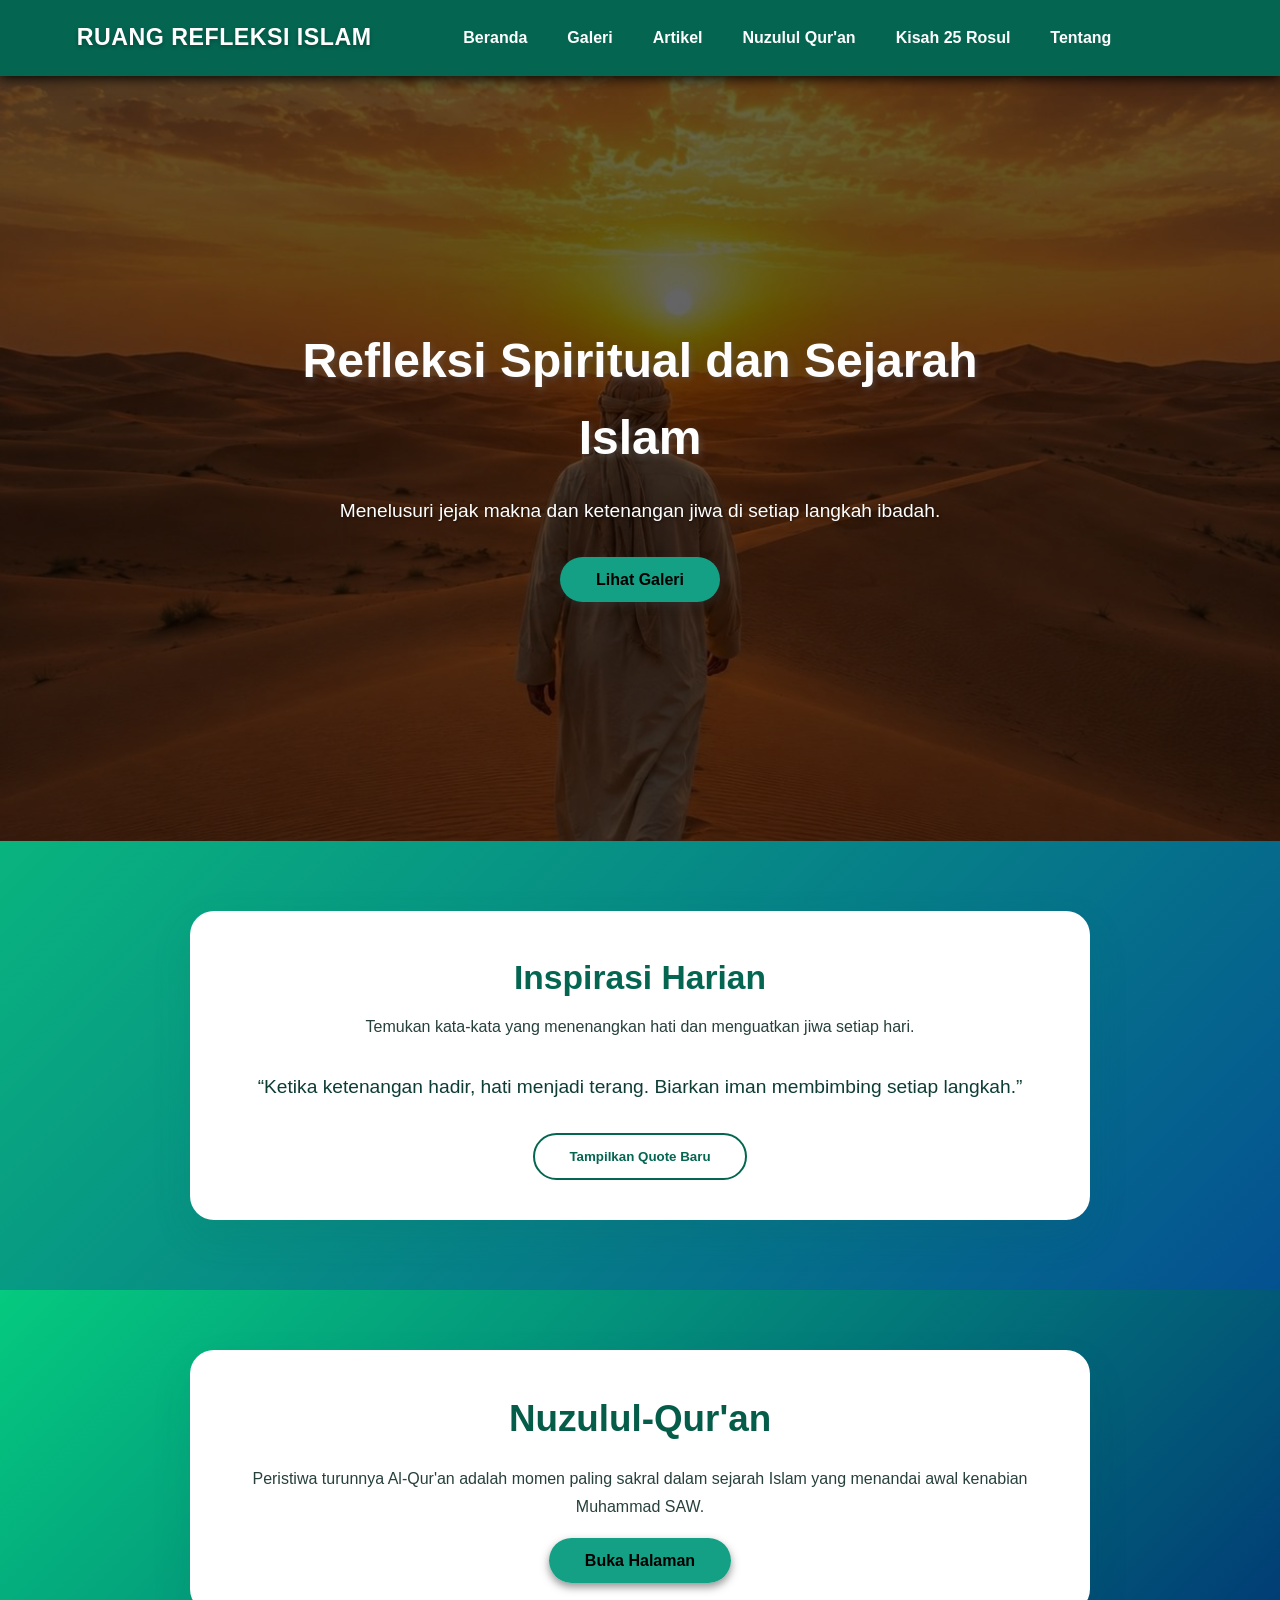
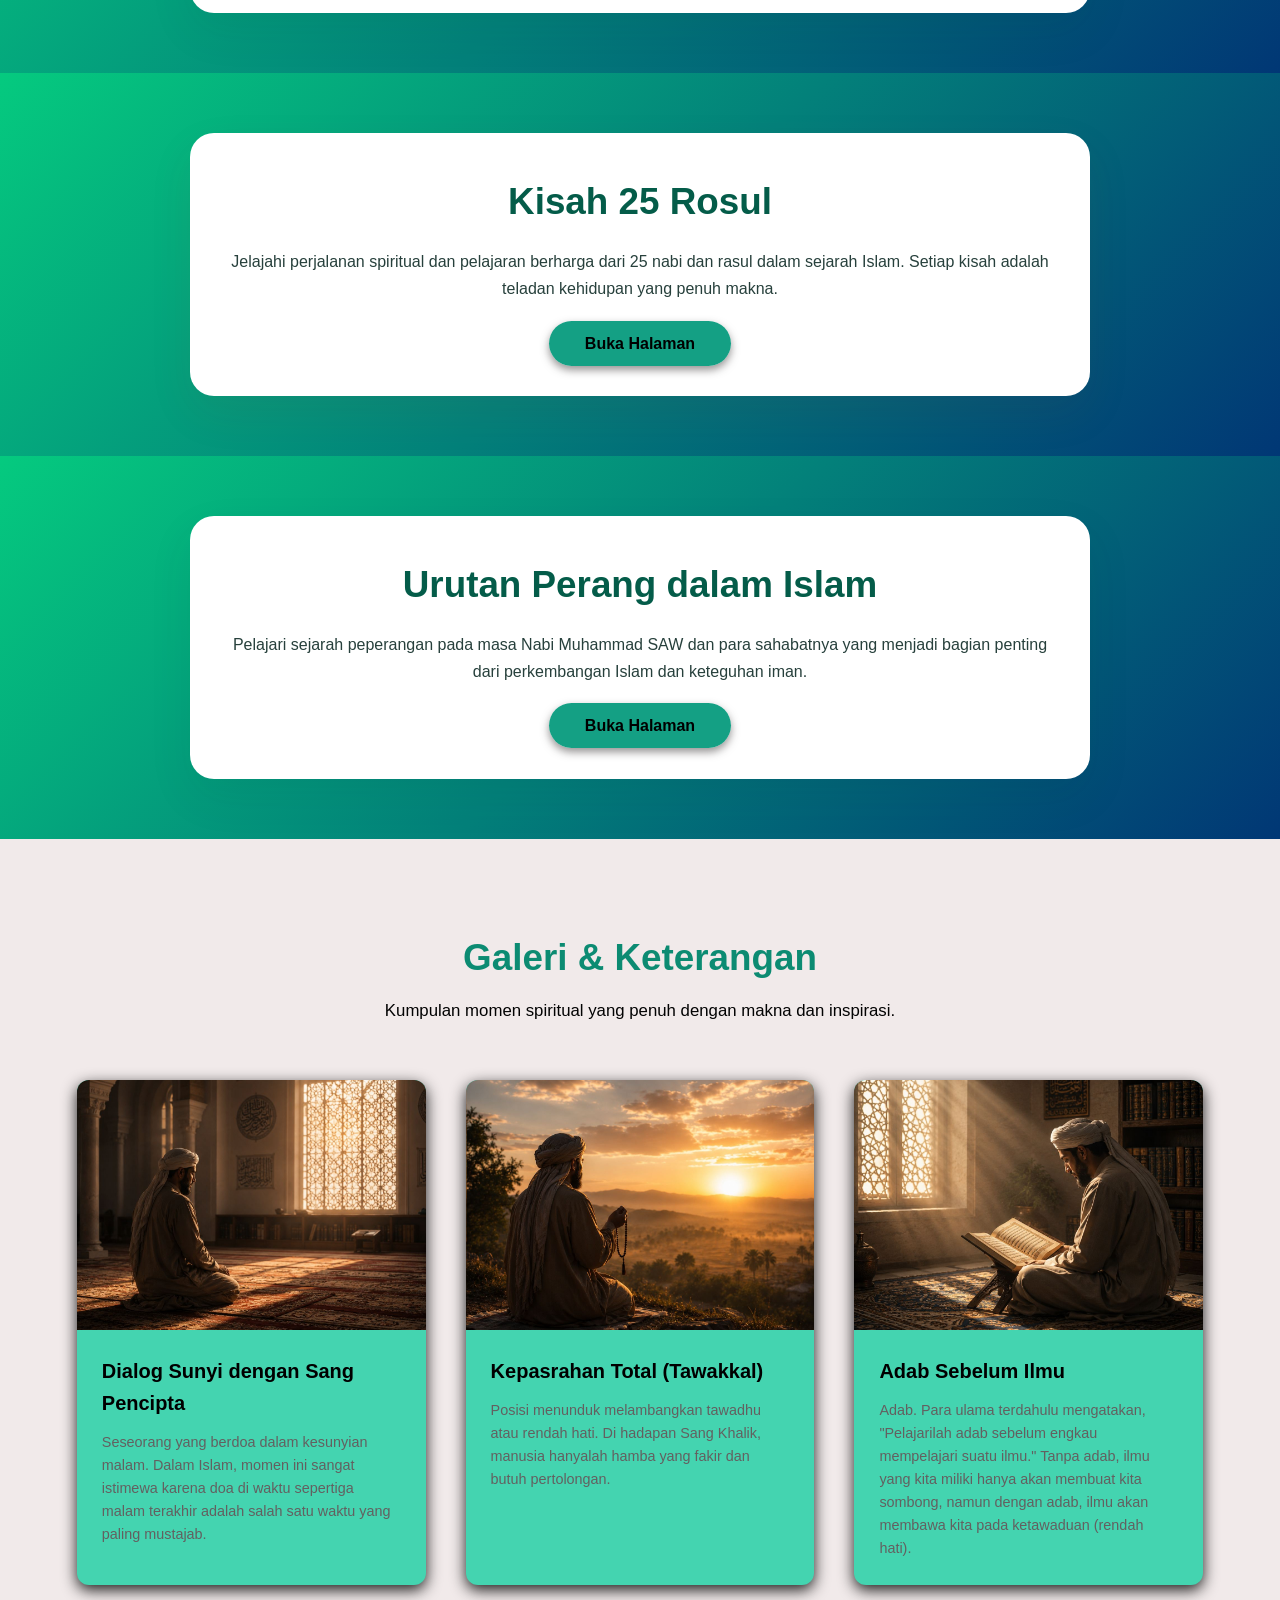
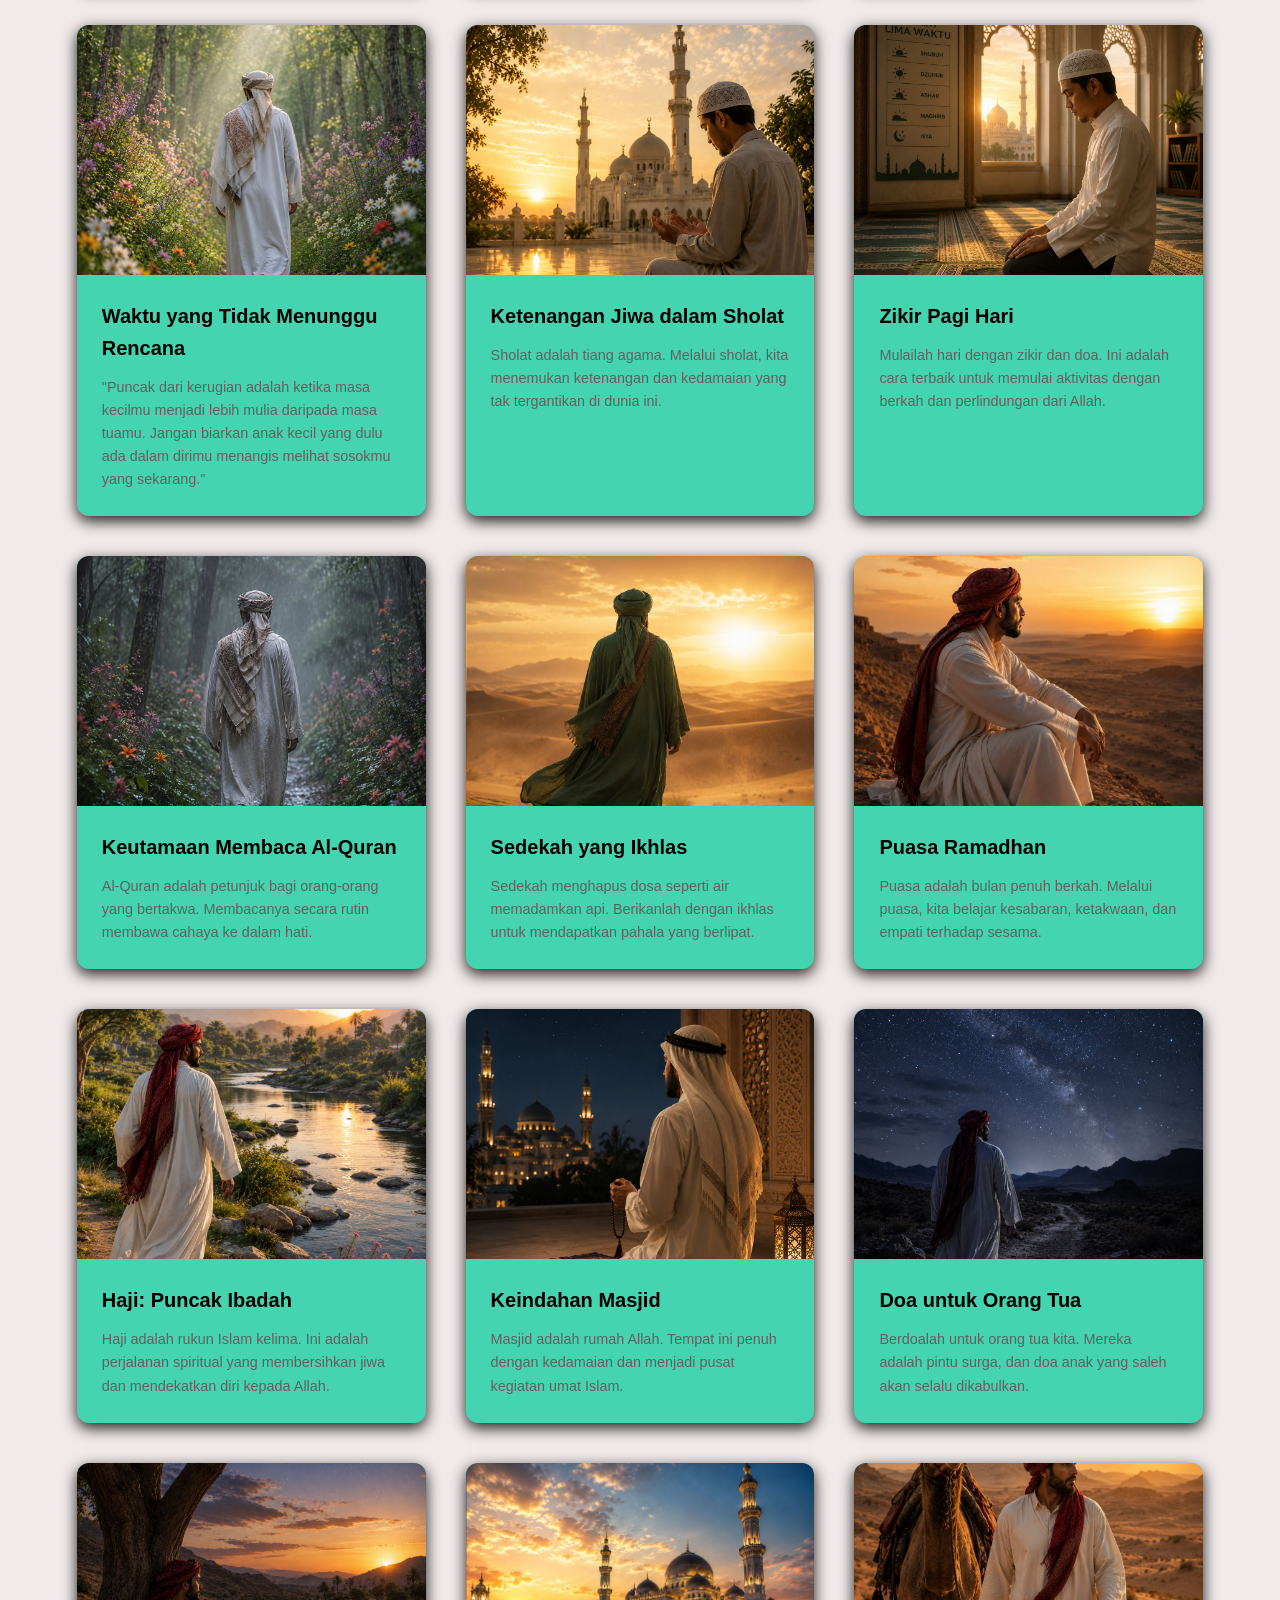
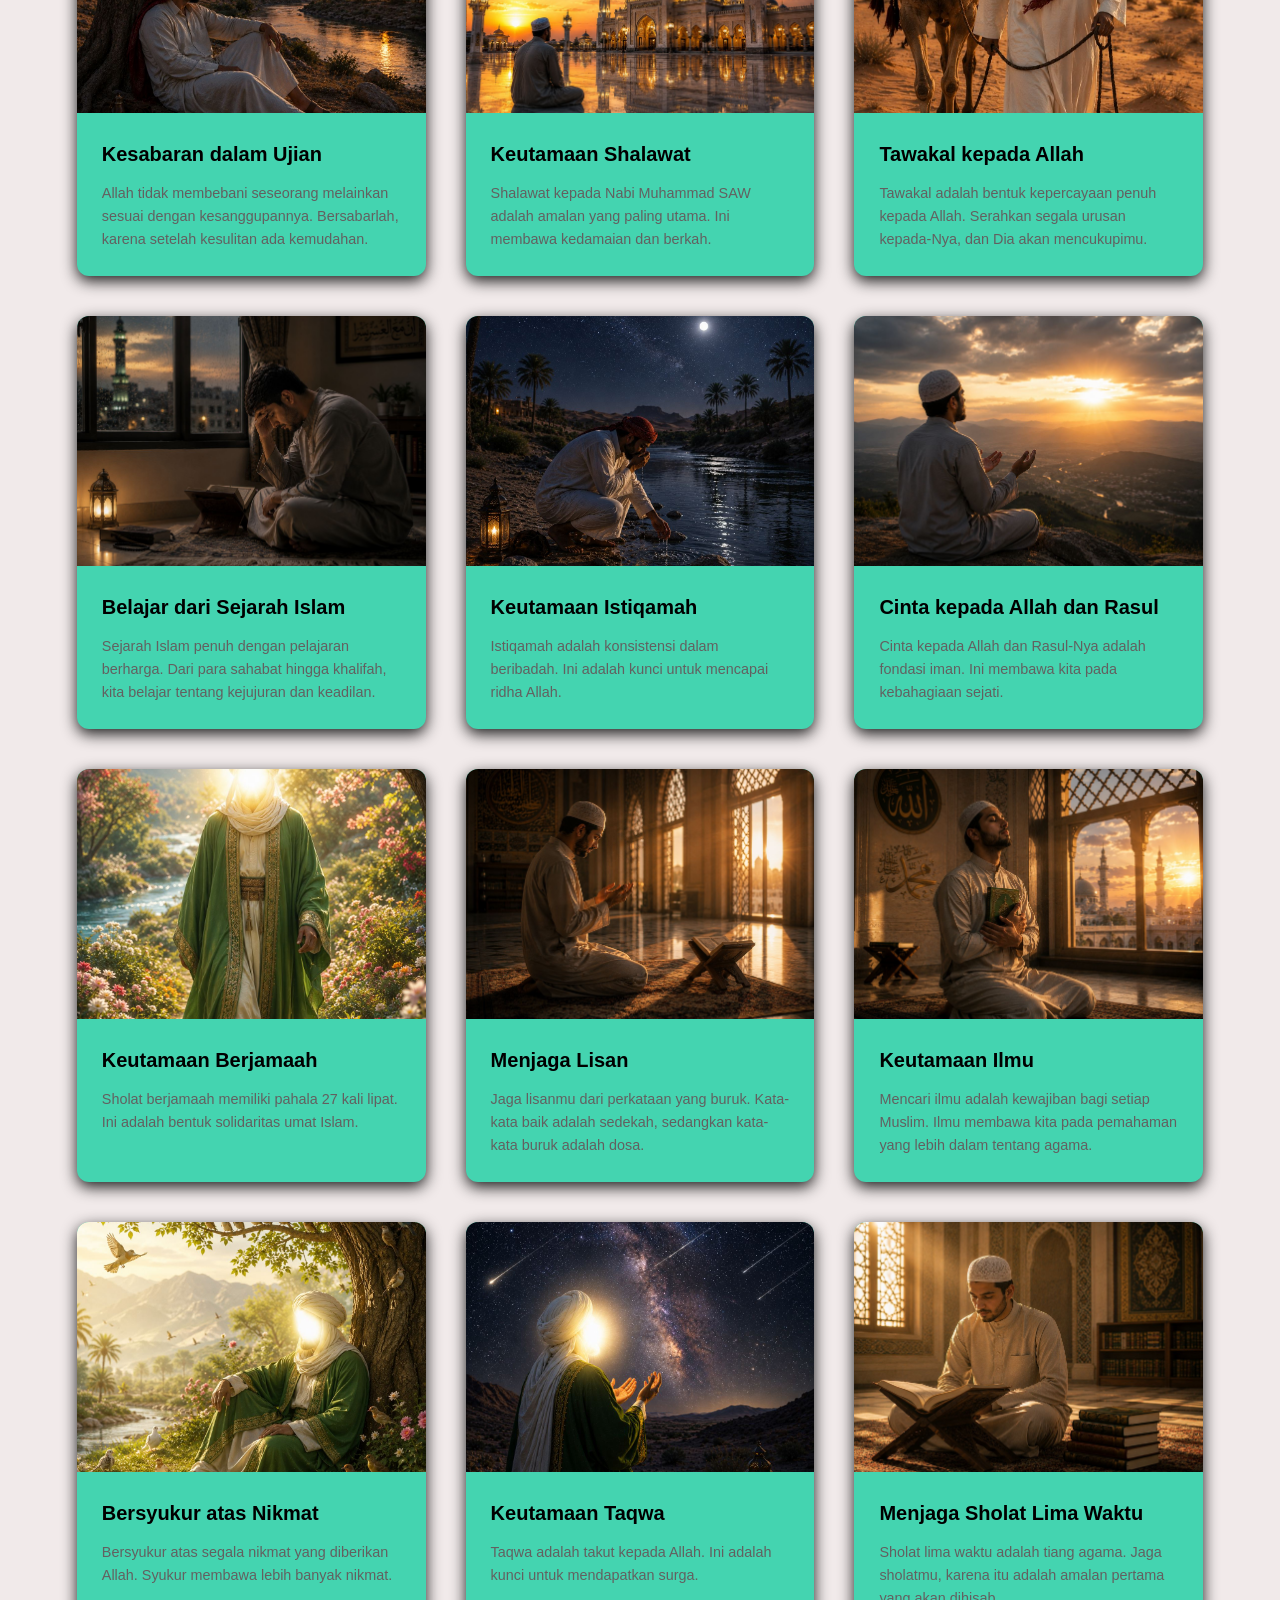
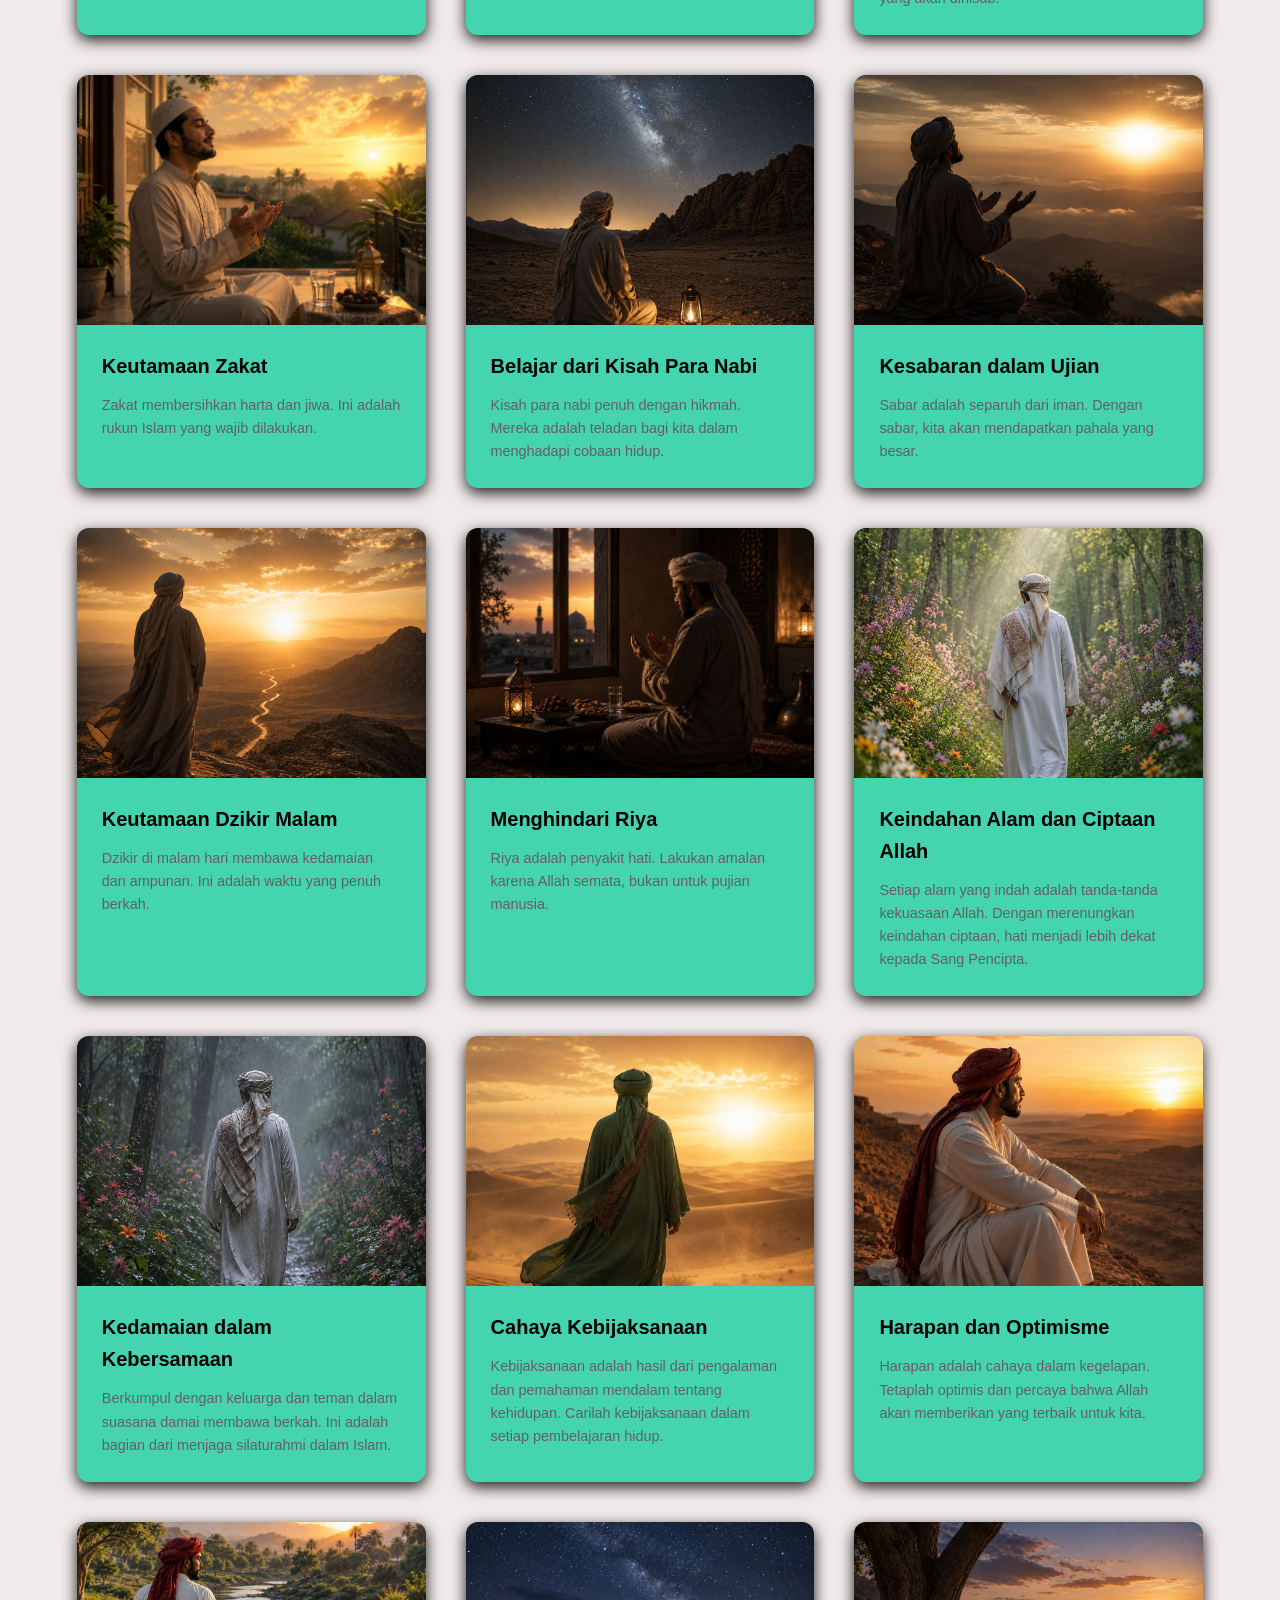
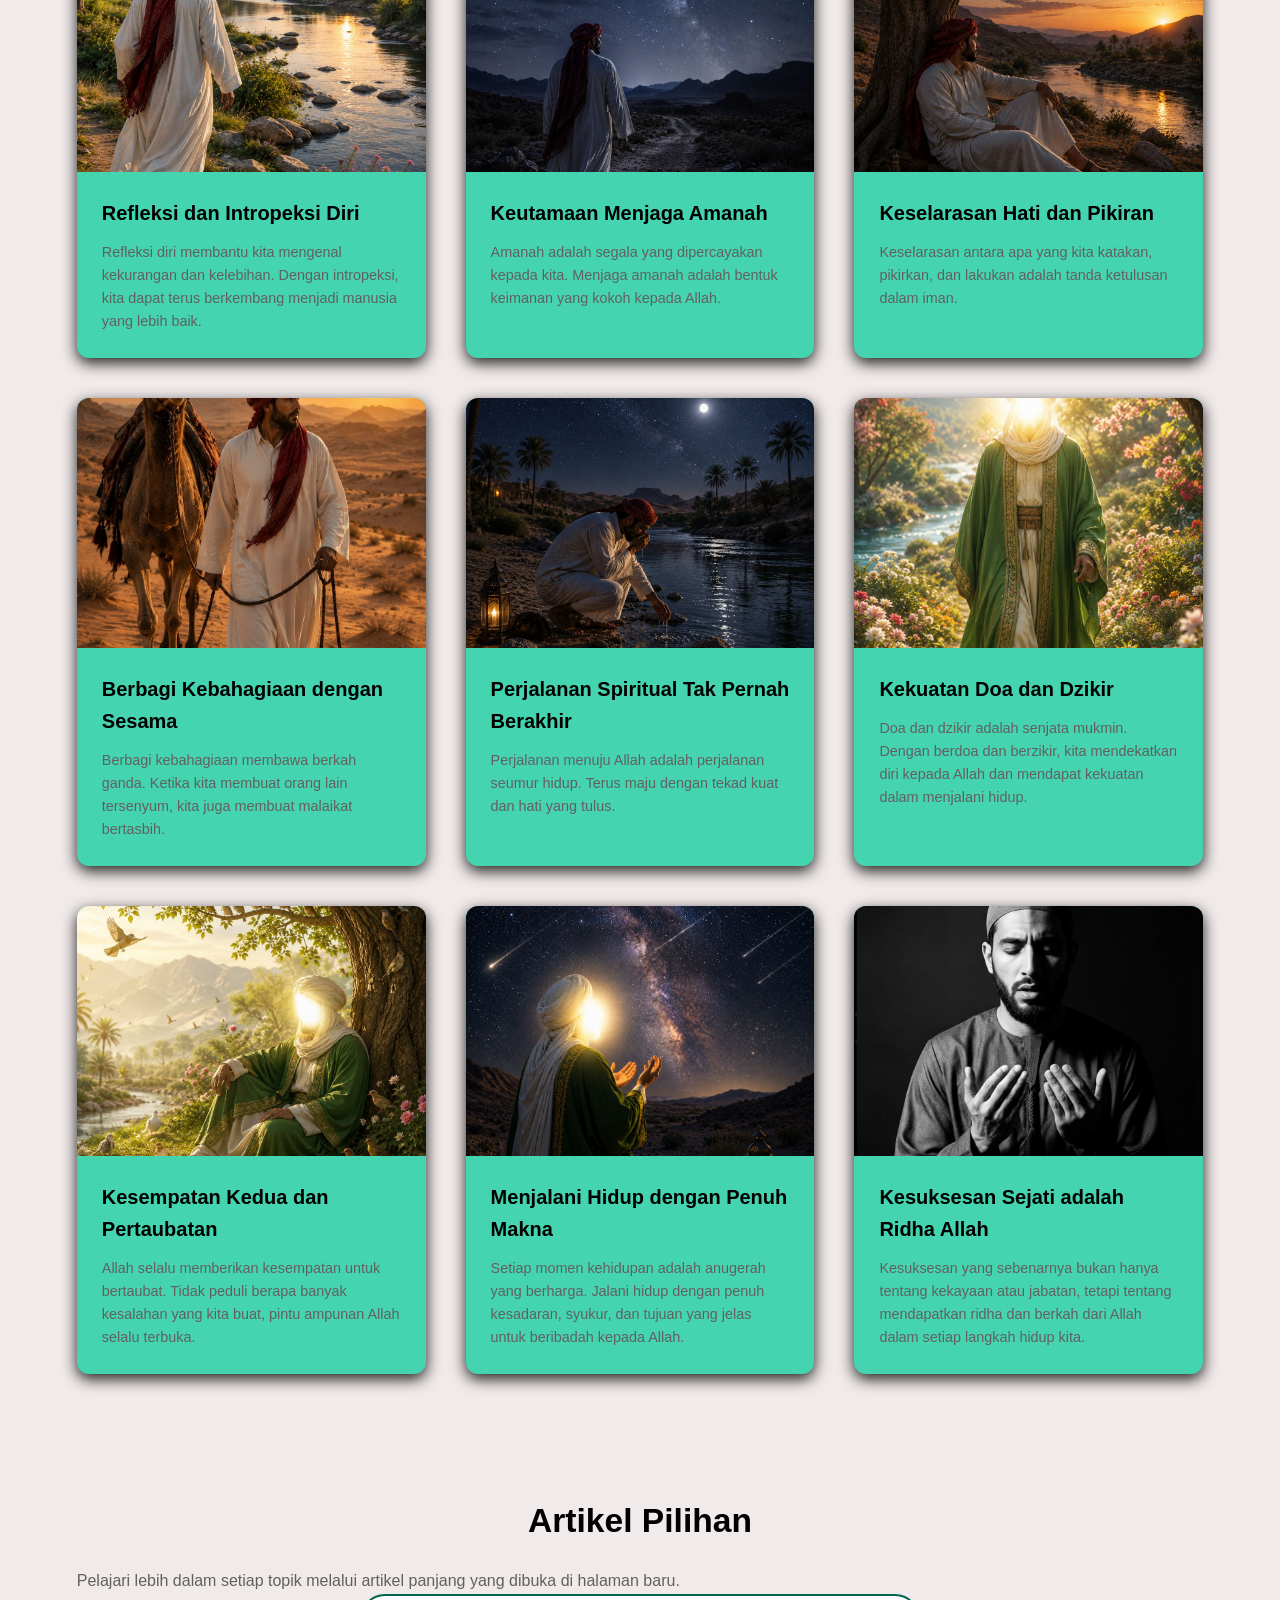
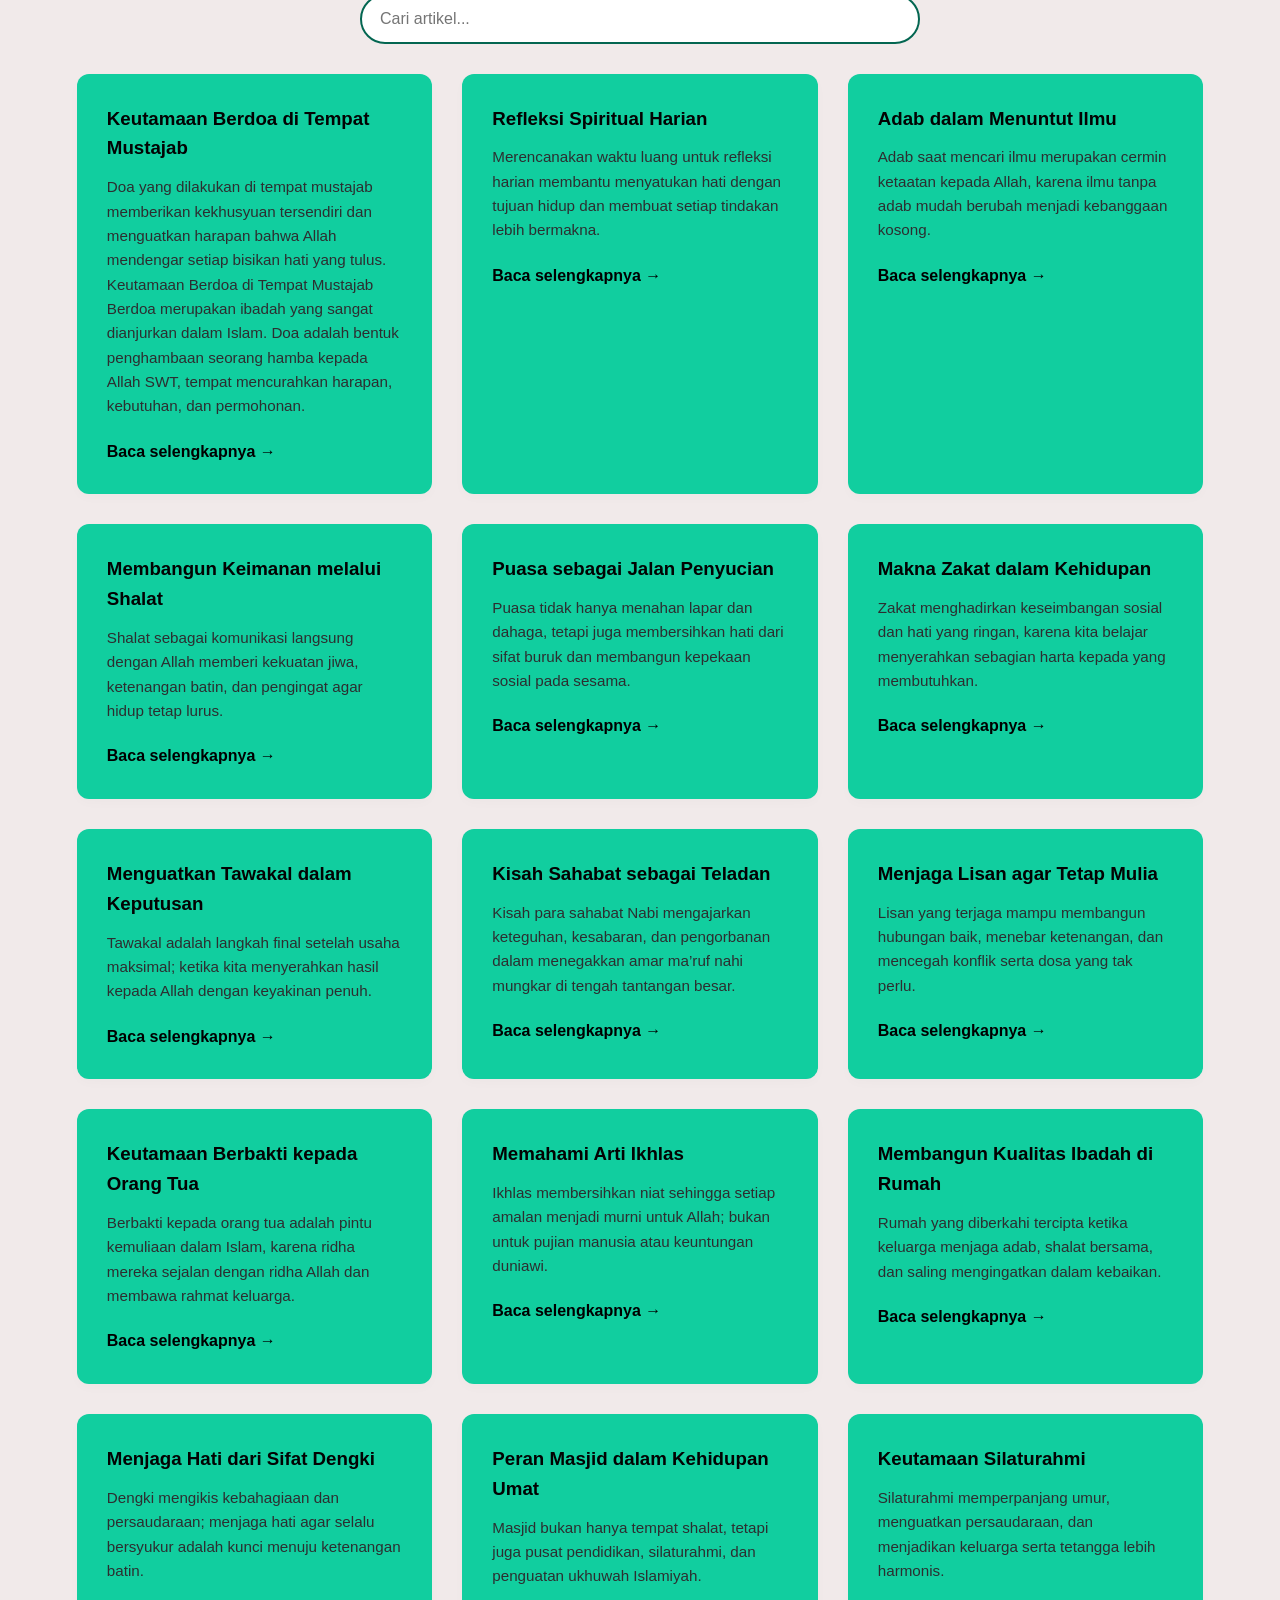
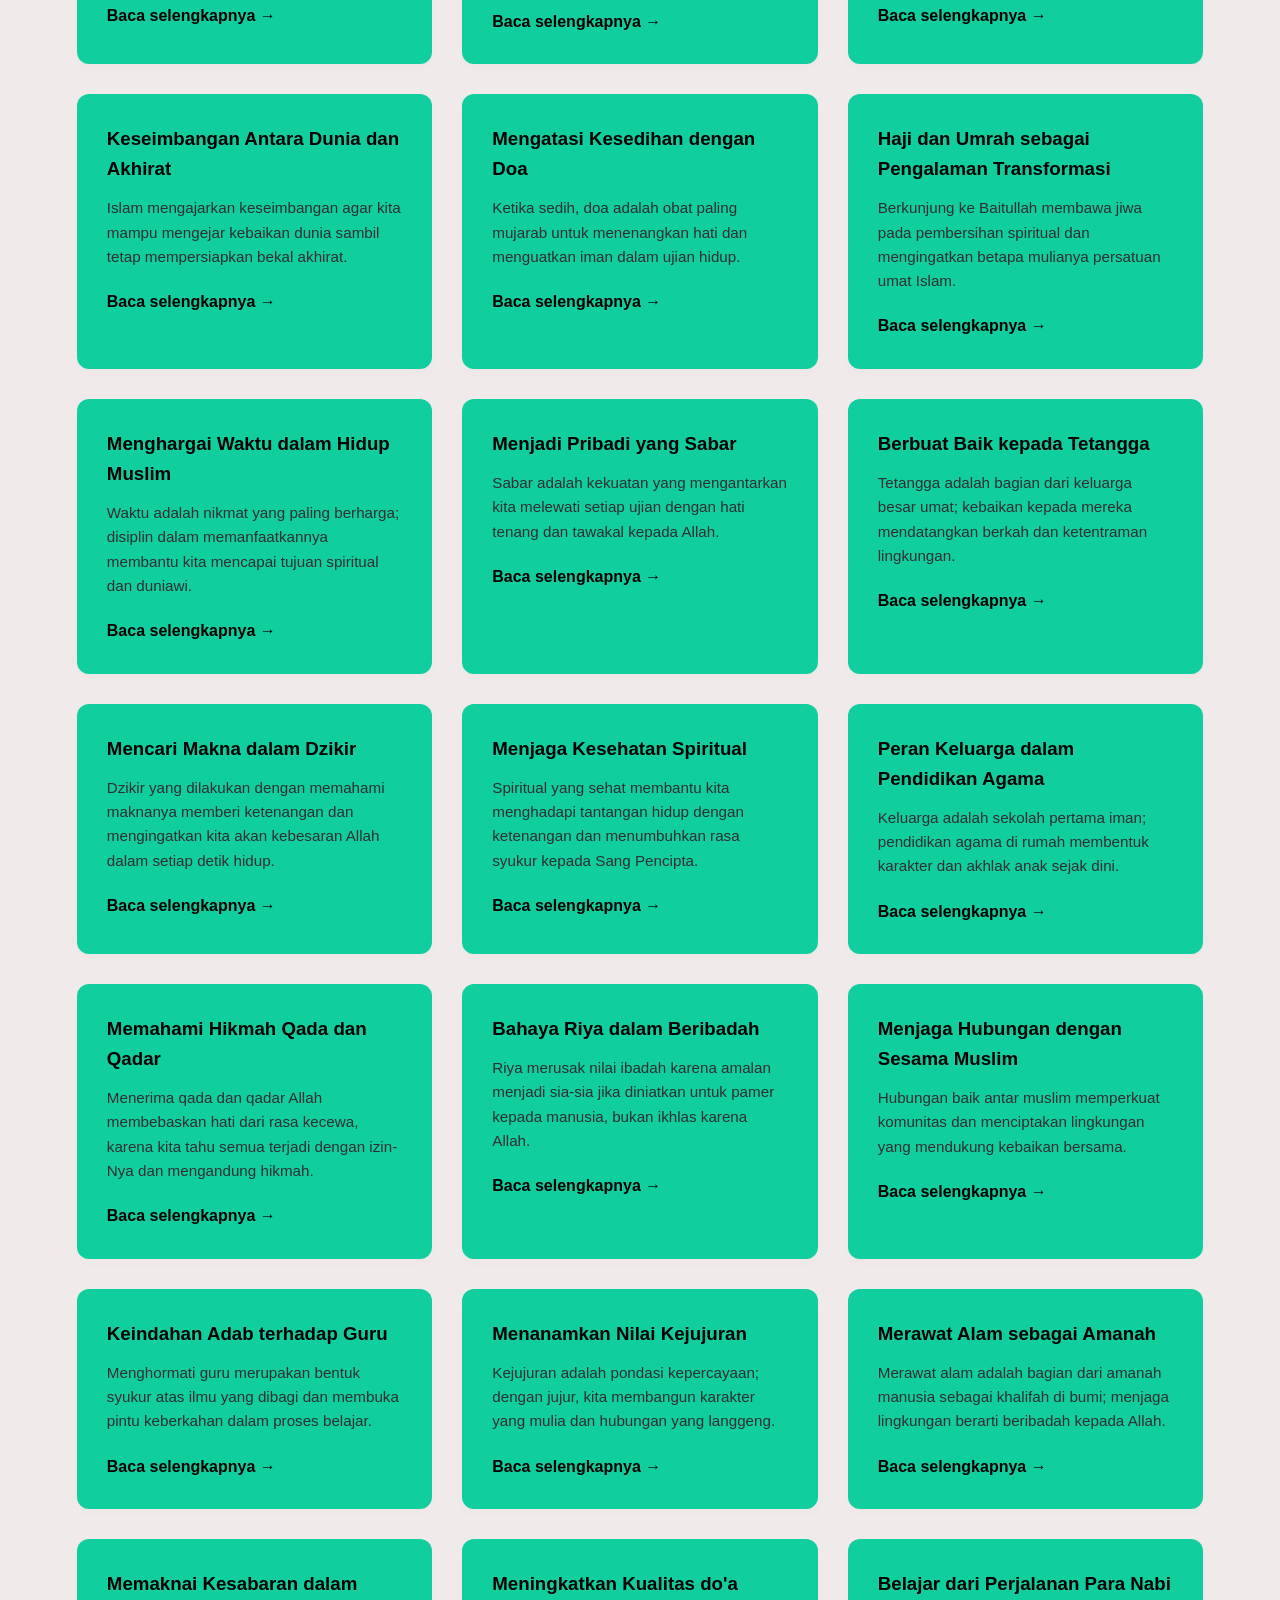
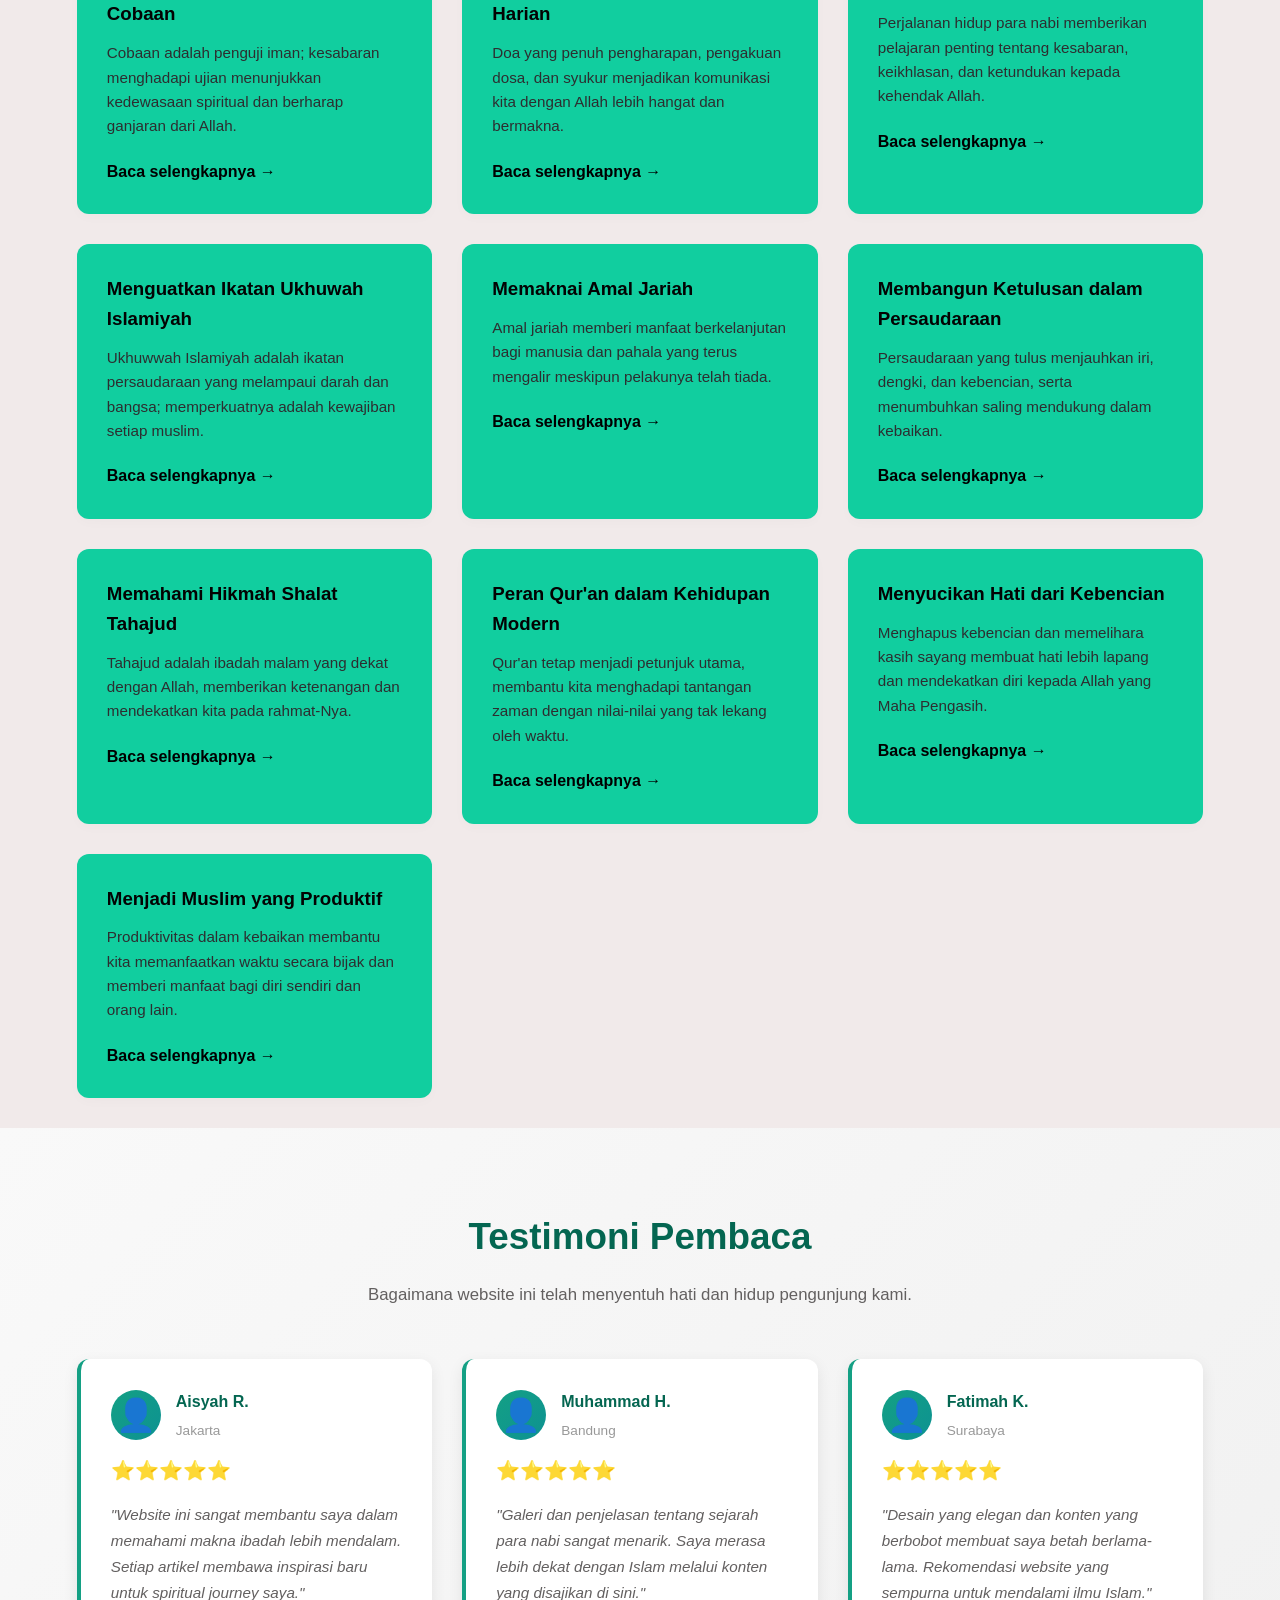
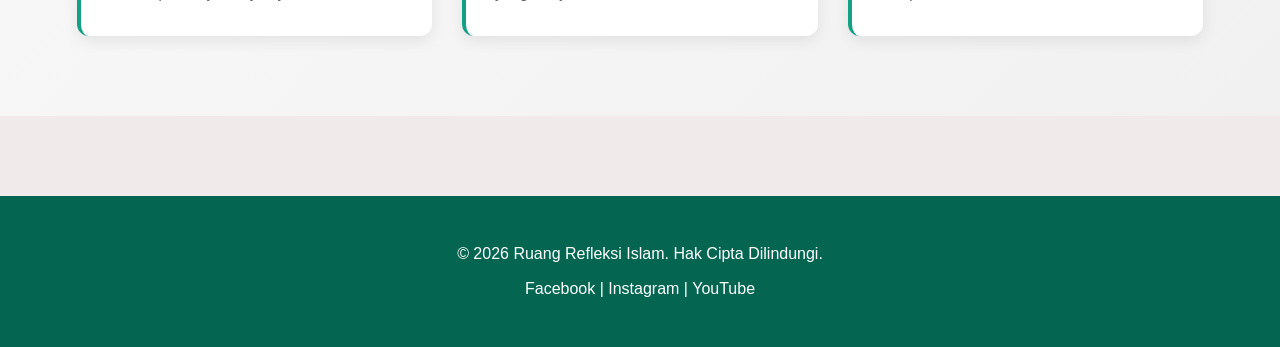
<file: index.html>
<!DOCTYPE html>
<html lang="id">
<head>
    <meta charset="UTF-8">
    <meta name="viewport" content="width=device-width, initial-scale=1.0">
    <title>Refleksi Islam</title>
    <link rel="stylesheet" href="style.css">
</head>
<body>
    <header class="navbar">
        <div class="logo">RUANG REFLEKSI ISLAM</div>
        <nav>
            <ul class="nav-links">
                <li><a href="#">Beranda</a></li>
                <li><a href="#kisi-kisi">Galeri</a></li>
                <li><a href="#artikel">Artikel</a></li>
                <li><a href="quran.html">Nuzulul Qur'an</a></li>
                <li><a href="prophets.html">Kisah 25 Rosul</a></li>
                <li><a href="#">Tentang</a></li>
            </ul>
        </nav>
        <div class="header-right">
            <div class="hamburger">
                <span class="bar"></span>
                <span class="bar"></span>
                <span class="bar"></span>
            </div>
        </div>
    </header>

    <main>
        <section class="hero">
            <div class="bg-slider">
                <div class="slide active" style="background-image: url('poto bacground/ChatGPT Image 10 Mei 2026, 12.15.00\.jpg');"></div>
                <div class="slide" style="background-image: url('poto bacground/ChatGPT Image 10 Mei 2026, 12.16.24\.jpg');"></div>
                <div class="slide" style="background-image: url('poto bacground/ChatGPT Image 10 Mei 2026, 12.22.32\.jpg');"></div>
                <div class="slide" style="background-image: url('poto bacground/ChatGPT Image 10 Mei 2026, 12.24.17\.jpg');"></div>
                <div class="slide" style="background-image: url('poto bacground/ChatGPT Image 10 Mei 2026, 12.25.48\.jpg');"></div>
                <div class="slide" style="background-image: url('poto bacground/ChatGPT Image 10 Mei 2026, 12.27.49\.jpg');"></div>
                <div class="slide" style="background-image: url('poto bacground/ChatGPT Image May 10, 2026, 12_31_59 PM\.jpg');"></div>
            </div>

            <div class="hero-content">
                <h1>Refleksi Spiritual dan Sejarah Islam</h1>
                <p>Menelusuri jejak makna dan ketenangan jiwa di setiap langkah ibadah.</p>
                <a href="#kisi-kisi" class="btn">Lihat Galeri</a>
            </div>
        </section>

        <section id="inspirasi" class="inspirasi">
            <div class="quote-card">
                <div class="quote-header">
                    <h2>Inspirasi Harian</h2>
                    <p>Temukan kata-kata yang menenangkan hati dan menguatkan jiwa setiap hari.</p>
                </div>
                <p class="quote-text">“Ketika ketenangan hadir, hati menjadi terang. Biarkan iman membimbing setiap langkah.”</p>
                <button id="newQuoteBtn" class="btn-outline">Tampilkan Quote Baru</button>
            </div>
        </section>

        <section id="quran-feature" class="quran-feature">
            <div class="quran-card">
                <h2>Nuzulul-Qur'an</h2>
                <p>Peristiwa turunnya Al-Qur'an adalah momen paling sakral dalam sejarah Islam yang menandai awal kenabian Muhammad SAW.</p>
                <a href="quran.html" class="btn">Buka Halaman</a>
            </div>
        </section>

        <section id="prophets-feature" class="prophets-feature">
            <div class="prophets-card">
                <h2>Kisah 25 Rosul</h2>
                <p>Jelajahi perjalanan spiritual dan pelajaran berharga dari 25 nabi dan rasul dalam sejarah Islam. Setiap kisah adalah teladan kehidupan yang penuh makna.</p>
                <a href="prophets.html" class="btn">Buka Halaman</a>
            </div>
        </section>

        <section id="perang-feature" class="perang-feature">
            <div class="perang-card">
                <h2>Urutan Perang dalam Islam</h2>
                <p>Pelajari sejarah peperangan pada masa Nabi Muhammad SAW dan para sahabatnya yang menjadi bagian penting dari perkembangan Islam dan keteguhan iman.</p>
                <a href="perang.html" class="btn">Buka Halaman</a>
            </div>
        </section>

        <section id="kisi-kisi" class="kisi-kisi">
            <h2>Galeri & Keterangan</h2>
            <p class="subtitle">Kumpulan momen spiritual yang penuh dengan makna dan inspirasi.</p>
            
            <div class="card-grid">
                <div class="card">
                    <div class="card-img" style="background-image: url('poto galeri/ChatGPT Image May 10, 2026, 12_57_24 PM\.jpg');"></div>
                    <div class="card-content">
                        <h3>Dialog Sunyi dengan Sang Pencipta</h3>
                        <p>Seseorang yang berdoa dalam kesunyian malam. Dalam Islam, momen ini sangat istimewa karena doa di waktu sepertiga malam terakhir adalah salah satu waktu yang paling mustajab.</p>
                    </div>
                </div>

                <div class="card">
                    <div class="card-img" style="background-image: url('poto galeri/ChatGPT Image May 10, 2026, 12_58_56 PM\.jpg');"></div><div class="card-content"><h3>Kepasrahan Total (Tawakkal)</h3><p>Posisi menunduk melambangkan tawadhu atau rendah hati. Di hadapan Sang Khalik, manusia hanyalah hamba yang fakir dan butuh pertolongan.</p>
                    </div>
                </div>

                <div class="card">
                    <div class="card-img" style="background-image: url('poto galeri/ChatGPT Image May 10, 2026, 01_01_26 PM\.jpg');"></div><div class="card-content"><h3>Adab Sebelum Ilmu</h3><p>Adab. Para ulama terdahulu mengatakan, "Pelajarilah adab sebelum engkau mempelajari suatu ilmu." Tanpa adab, ilmu yang kita miliki hanya akan membuat kita sombong, namun dengan adab, ilmu akan membawa kita pada ketawaduan (rendah hati).</p>
                    </div>
                </div>

                <div class="card">
                    <div class="card-img" style="background-image: url('poto galeri/13 poto/ChatGPT Image 10 Mei 2026, 15.36.13\.jpg');"></div><div class="card-content"><h3>Waktu yang Tidak Menunggu Rencana</h3><p>"Puncak dari kerugian adalah ketika masa kecilmu menjadi lebih mulia daripada masa tuamu. Jangan biarkan anak kecil yang dulu ada dalam dirimu menangis melihat sosokmu yang sekarang."</p>
                    </div>
                </div>

                <div class="card">
                    <div class="card-img" style="background-image: url('poto galeri/ChatGPT Image 10 Mei 2026, 13.34.54\.jpg');"></div><div class="card-content"><h3>Ketenangan Jiwa dalam Sholat</h3><p>Sholat adalah tiang agama. Melalui sholat, kita menemukan ketenangan dan kedamaian yang tak tergantikan di dunia ini.</p>
                    </div>
                </div>

                <div class="card">
                    <div class="card-img" style="background-image: url('poto galeri/ChatGPT Image 10 Mei 2026, 13.36.17\.jpg');"></div><div class="card-content"><h3>Zikir Pagi Hari</h3><p>Mulailah hari dengan zikir dan doa. Ini adalah cara terbaik untuk memulai aktivitas dengan berkah dan perlindungan dari Allah.</p>
                    </div>
                </div>

                <div class="card">
                    <div class="card-img" style="background-image: url('poto galeri/13 poto/ChatGPT Image 10 Mei 2026, 15.37.59\.jpg');"></div><div class="card-content"><h3>Keutamaan Membaca Al-Quran</h3><p>Al-Quran adalah petunjuk bagi orang-orang yang bertakwa. Membacanya secara rutin membawa cahaya ke dalam hati.</p>
                    </div>
                </div>

                <div class="card">
                    <div class="card-img" style="background-image: url('poto galeri/13 poto/ChatGPT Image 10 Mei 2026, 15.48.59\.jpg');"></div><div class="card-content"><h3>Sedekah yang Ikhlas</h3><p>Sedekah menghapus dosa seperti air memadamkan api. Berikanlah dengan ikhlas untuk mendapatkan pahala yang berlipat.</p>
                    </div>
                </div>

                <div class="card">
                    <div class="card-img" style="background-image: url('poto galeri/13 poto/ChatGPT Image 10 Mei 2026, 16.00.30\.jpg');"></div><div class="card-content"><h3>Puasa Ramadhan</h3><p>Puasa adalah bulan penuh berkah. Melalui puasa, kita belajar kesabaran, ketakwaan, dan empati terhadap sesama.</p>
                    </div>
                </div>

                <div class="card">
                    <div class="card-img" style="background-image: url('poto galeri/13 poto/ChatGPT Image 10 Mei 2026, 16.01.58\.jpg');"></div><div class="card-content"><h3>Haji: Puncak Ibadah</h3><p>Haji adalah rukun Islam kelima. Ini adalah perjalanan spiritual yang membersihkan jiwa dan mendekatkan diri kepada Allah.</p>
                    </div>
                </div>

                <div class="card">
                    <div class="card-img" style="background-image: url('poto galeri/ChatGPT Image 10 Mei 2026, 14.00.46\.jpg');"></div><div class="card-content"><h3>Keindahan Masjid</h3><p>Masjid adalah rumah Allah. Tempat ini penuh dengan kedamaian dan menjadi pusat kegiatan umat Islam.</p>
                    </div>
                </div>

                <div class="card">
                    <div class="card-img" style="background-image: url('poto galeri/13 poto/ChatGPT Image 10 Mei 2026, 16.03.51\.jpg');"></div><div class="card-content"><h3>Doa untuk Orang Tua</h3><p>Berdoalah untuk orang tua kita. Mereka adalah pintu surga, dan doa anak yang saleh akan selalu dikabulkan.</p>
                    </div>
                </div>

                <div class="card">
                    <div class="card-img" style="background-image: url('poto galeri/13 poto/ChatGPT Image 10 Mei 2026, 16.05.14\.jpg');"></div><div class="card-content"><h3>Kesabaran dalam Ujian</h3><p>Allah tidak membebani seseorang melainkan sesuai dengan kesanggupannya. Bersabarlah, karena setelah kesulitan ada kemudahan.</p>
                    </div>
                </div>

                <div class="card">
                    <div class="card-img" style="background-image: url('poto galeri/ChatGPT Image May 10, 2026, 01_11_33 PM\.jpg');"></div><div class="card-content"><h3>Keutamaan Shalawat</h3><p>Shalawat kepada Nabi Muhammad SAW adalah amalan yang paling utama. Ini membawa kedamaian dan berkah.</p>
                    </div>
                </div>

                <div class="card">
                    <div class="card-img" style="background-image: url('poto galeri/13 poto/ChatGPT Image 10 Mei 2026, 16.07.42\.jpg');"></div><div class="card-content"><h3>Tawakal kepada Allah</h3><p>Tawakal adalah bentuk kepercayaan penuh kepada Allah. Serahkan segala urusan kepada-Nya, dan Dia akan mencukupimu.</p>
                    </div>
                </div>

                <div class="card">
                    <div class="card-img" style="background-image: url('poto galeri/ChatGPT Image May 10, 2026, 01_14_35 PM\.jpg');"></div><div class="card-content"><h3>Belajar dari Sejarah Islam</h3><p>Sejarah Islam penuh dengan pelajaran berharga. Dari para sahabat hingga khalifah, kita belajar tentang kejujuran dan keadilan.</p>
                    </div>
                </div>

                <div class="card">
                    <div class="card-img" style="background-image: url('poto galeri/13 poto/ChatGPT Image 10 Mei 2026, 16.09.02\.jpg');"></div><div class="card-content"><h3>Keutamaan Istiqamah</h3><p>Istiqamah adalah konsistensi dalam beribadah. Ini adalah kunci untuk mencapai ridha Allah.</p>
                    </div>
                </div>

                <div class="card">
                    <div class="card-img" style="background-image: url('poto galeri/ChatGPT Image May 10, 2026, 01_17_41 PM\.jpg');"></div><div class="card-content"><h3>Cinta kepada Allah dan Rasul</h3><p>Cinta kepada Allah dan Rasul-Nya adalah fondasi iman. Ini membawa kita pada kebahagiaan sejati.</p>
                    </div>
                </div>

                <div class="card">
                    <div class="card-img" style="background-image: url('poto galeri/13 poto/ChatGPT Image 10 Mei 2026, 16.10.41\.jpg');"></div><div class="card-content"><h3>Keutamaan Berjamaah</h3><p>Sholat berjamaah memiliki pahala 27 kali lipat. Ini adalah bentuk solidaritas umat Islam.</p>
                    </div>
                </div>

                <div class="card">
                    <div class="card-img" style="background-image: url('poto galeri/ChatGPT Image May 10, 2026, 01_20_38 PM\.jpg');"></div><div class="card-content"><h3>Menjaga Lisan</h3><p>Jaga lisanmu dari perkataan yang buruk. Kata-kata baik adalah sedekah, sedangkan kata-kata buruk adalah dosa.</p>
                    </div>
                </div>

                <div class="card">
                    <div class="card-img" style="background-image: url('poto galeri/ChatGPT Image May 10, 2026, 01_21_57 PM\.jpg');"></div><div class="card-content"><h3>Keutamaan Ilmu</h3><p>Mencari ilmu adalah kewajiban bagi setiap Muslim. Ilmu membawa kita pada pemahaman yang lebih dalam tentang agama.</p>
                    </div>
                </div>

                <div class="card">
                    <div class="card-img" style="background-image: url('poto galeri/13 poto/ChatGPT Image 10 Mei 2026, 16.12.11\.jpg');"></div><div class="card-content"><h3>Bersyukur atas Nikmat</h3><p>Bersyukur atas segala nikmat yang diberikan Allah. Syukur membawa lebih banyak nikmat.</p>
                    </div>
                </div>

                <div class="card">
                    <div class="card-img" style="background-image: url('poto galeri/13 poto/ChatGPT Image 10 Mei 2026, 16.16.05\.jpg');"></div><div class="card-content"><h3>Keutamaan Taqwa</h3><p>Taqwa adalah takut kepada Allah. Ini adalah kunci untuk mendapatkan surga.</p>
                    </div>
                </div>

                <div class="card">
                    <div class="card-img" style="background-image: url('poto galeri/ChatGPT Image May 10, 2026, 01_28_56 PM\.jpg');"></div><div class="card-content"><h3>Menjaga Sholat Lima Waktu</h3><p>Sholat lima waktu adalah tiang agama. Jaga sholatmu, karena itu adalah amalan pertama yang akan dihisab.</p>
                    </div>
                </div>

                <div class="card">
                    <div class="card-img" style="background-image: url('poto galeri/ChatGPT Image May 10, 2026, 01_30_40 PM\.jpg');"></div><div class="card-content"><h3>Keutamaan Zakat</h3><p>Zakat membersihkan harta dan jiwa. Ini adalah rukun Islam yang wajib dilakukan.</p>
                    </div>
                </div>

                <div class="card">
                    <div class="card-img" style="background-image: url('poto galeri/ChatGPT Image May 10, 2026, 12_41_28 PM\.jpg');"></div><div class="card-content"><h3>Belajar dari Kisah Para Nabi</h3><p>Kisah para nabi penuh dengan hikmah. Mereka adalah teladan bagi kita dalam menghadapi cobaan hidup.</p>
                    </div>
                </div>

                <div class="card">
                    <div class="card-img" style="background-image: url('poto galeri/ChatGPT Image May 10, 2026, 12_42_55 PM\.jpg');"></div><div class="card-content"><h3>Kesabaran dalam Ujian</h3><p>Sabar adalah separuh dari iman. Dengan sabar, kita akan mendapatkan pahala yang besar.</p>
                    </div>
                </div>

                <div class="card">
                    <div class="card-img" style="background-image: url('poto galeri/ChatGPT Image May 10, 2026, 12_51_31 PM\.jpg');"></div><div class="card-content"><h3>Keutamaan Dzikir Malam</h3><p>Dzikir di malam hari membawa kedamaian dan ampunan. Ini adalah waktu yang penuh berkah.</p>
                    </div>
                </div>

                <div class="card">
                    <div class="card-img" style="background-image: url('poto galeri/May 10, 2026, 01_04_37 PM\.jpg');"></div><div class="card-content"><h3>Menghindari Riya</h3><p>Riya adalah penyakit hati. Lakukan amalan karena Allah semata, bukan untuk pujian manusia.</p>
                    </div>
                </div>

                <div class="card">
                    <div class="card-img" style="background-image: url('poto galeri/13 poto/ChatGPT Image 10 Mei 2026, 15.36.13\.jpg');"></div>
                    <div class="card-content">
                        <h3>Keindahan Alam dan Ciptaan Allah</h3>
                        <p>Setiap alam yang indah adalah tanda-tanda kekuasaan Allah. Dengan merenungkan keindahan ciptaan, hati menjadi lebih dekat kepada Sang Pencipta.</p>
                    </div>
                </div>

                <div class="card">
                    <div class="card-img" style="background-image: url('poto galeri/13 poto/ChatGPT Image 10 Mei 2026, 15.37.59\.jpg');"></div>
                    <div class="card-content">
                        <h3>Kedamaian dalam Kebersamaan</h3>
                        <p>Berkumpul dengan keluarga dan teman dalam suasana damai membawa berkah. Ini adalah bagian dari menjaga silaturahmi dalam Islam.</p>
                    </div>
                </div>

                <div class="card">
                    <div class="card-img" style="background-image: url('poto galeri/13 poto/ChatGPT Image 10 Mei 2026, 15.48.59\.jpg');"></div>
                    <div class="card-content">
                        <h3>Cahaya Kebijaksanaan</h3>
                        <p>Kebijaksanaan adalah hasil dari pengalaman dan pemahaman mendalam tentang kehidupan. Carilah kebijaksanaan dalam setiap pembelajaran hidup.</p>
                    </div>
                </div>

                <div class="card">
                    <div class="card-img" style="background-image: url('poto galeri/13 poto/ChatGPT Image 10 Mei 2026, 16.00.30\.jpg');"></div>
                    <div class="card-content">
                        <h3>Harapan dan Optimisme</h3>
                        <p>Harapan adalah cahaya dalam kegelapan. Tetaplah optimis dan percaya bahwa Allah akan memberikan yang terbaik untuk kita.</p>
                    </div>
                </div>

                <div class="card">
                    <div class="card-img" style="background-image: url('poto galeri/13 poto/ChatGPT Image 10 Mei 2026, 16.01.58\.jpg');"></div>
                    <div class="card-content">
                        <h3>Refleksi dan Intropeksi Diri</h3>
                        <p>Refleksi diri membantu kita mengenal kekurangan dan kelebihan. Dengan intropeksi, kita dapat terus berkembang menjadi manusia yang lebih baik.</p>
                    </div>
                </div>

                <div class="card">
                    <div class="card-img" style="background-image: url('poto galeri/13 poto/ChatGPT Image 10 Mei 2026, 16.03.51\.jpg');"></div>
                    <div class="card-content">
                        <h3>Keutamaan Menjaga Amanah</h3>
                        <p>Amanah adalah segala yang dipercayakan kepada kita. Menjaga amanah adalah bentuk keimanan yang kokoh kepada Allah.</p>
                    </div>
                </div>

                <div class="card">
                    <div class="card-img" style="background-image: url('poto galeri/13 poto/ChatGPT Image 10 Mei 2026, 16.05.14\.jpg');"></div>
                    <div class="card-content">
                        <h3>Keselarasan Hati dan Pikiran</h3>
                        <p>Keselarasan antara apa yang kita katakan, pikirkan, dan lakukan adalah tanda ketulusan dalam iman.</p>
                    </div>
                </div>

                <div class="card">
                    <div class="card-img" style="background-image: url('poto galeri/13 poto/ChatGPT Image 10 Mei 2026, 16.07.42\.jpg');"></div>
                    <div class="card-content">
                        <h3>Berbagi Kebahagiaan dengan Sesama</h3>
                        <p>Berbagi kebahagiaan membawa berkah ganda. Ketika kita membuat orang lain tersenyum, kita juga membuat malaikat bertasbih.</p>
                    </div>
                </div>

                <div class="card">
                    <div class="card-img" style="background-image: url('poto galeri/13 poto/ChatGPT Image 10 Mei 2026, 16.09.02\.jpg');"></div>
                    <div class="card-content">
                        <h3>Perjalanan Spiritual Tak Pernah Berakhir</h3>
                        <p>Perjalanan menuju Allah adalah perjalanan seumur hidup. Terus maju dengan tekad kuat dan hati yang tulus.</p>
                    </div>
                </div>

                <div class="card">
                    <div class="card-img" style="background-image: url('poto galeri/13 poto/ChatGPT Image 10 Mei 2026, 16.10.41\.jpg');"></div>
                    <div class="card-content">
                        <h3>Kekuatan Doa dan Dzikir</h3>
                        <p>Doa dan dzikir adalah senjata mukmin. Dengan berdoa dan berzikir, kita mendekatkan diri kepada Allah dan mendapat kekuatan dalam menjalani hidup.</p>
                    </div>
                </div>

                <div class="card">
                    <div class="card-img" style="background-image: url('poto galeri/13 poto/ChatGPT Image 10 Mei 2026, 16.12.11\.jpg');"></div>
                    <div class="card-content">
                        <h3>Kesempatan Kedua dan Pertaubatan</h3>
                        <p>Allah selalu memberikan kesempatan untuk bertaubat. Tidak peduli berapa banyak kesalahan yang kita buat, pintu ampunan Allah selalu terbuka.</p>
                    </div>
                </div>

                <div class="card">
                    <div class="card-img" style="background-image: url('poto galeri/13 poto/ChatGPT Image 10 Mei 2026, 16.16.05\.jpg');"></div>
                    <div class="card-content">
                        <h3>Menjalani Hidup dengan Penuh Makna</h3>
                        <p>Setiap momen kehidupan adalah anugerah yang berharga. Jalani hidup dengan penuh kesadaran, syukur, dan tujuan yang jelas untuk beribadah kepada Allah.</p>
                    </div>
                </div>

                <div class="card">
                    <div class="card-img" style="background-image: url('poto galeri/13 poto/Gemini_Generated_Image_aytkxqaytkxqaytk\.jpg');"></div>
                    <div class="card-content">
                        <h3>Kesuksesan Sejati adalah Ridha Allah</h3>
                        <p>Kesuksesan yang sebenarnya bukan hanya tentang kekayaan atau jabatan, tetapi tentang mendapatkan ridha dan berkah dari Allah dalam setiap langkah hidup kita.</p>
                    </div>
                </div>
            </div>
        </section>

        <section id="artikel" class="articles">
            <h2>Artikel Pilihan</h2>
            <p class="subtitle">Pelajari lebih dalam setiap topik melalui artikel panjang yang dibuka di halaman baru.</p>
            <div class="search-bar">
                <input type="text" id="searchInput" class="search-input" placeholder="Cari artikel...">
            </div>
            <div class="articles-container">
                <div class="card-artikel">
                    <div class="content">
                        <h3>Keutamaan Berdoa di Tempat Mustajab</h3>
                        <p>Doa yang dilakukan di tempat mustajab memberikan kekhusyuan tersendiri dan menguatkan harapan bahwa Allah mendengar setiap bisikan hati yang tulus. Keutamaan Berdoa di Tempat Mustajab
Berdoa merupakan ibadah yang sangat dianjurkan dalam Islam. Doa adalah bentuk penghambaan seorang hamba kepada Allah SWT, tempat mencurahkan harapan, kebutuhan, dan permohonan.</p>
                        <a href="artikel.html#artikel1" target="_blank" class="read-more">Baca selengkapnya &rarr;</a>
                    </div>
                </div>
                <div class="card-artikel">
                    <div class="content">
                        <h3>Refleksi Spiritual Harian</h3>
                        <p>Merencanakan waktu luang untuk refleksi harian membantu menyatukan hati dengan tujuan hidup dan membuat setiap tindakan lebih bermakna.</p>
                        <a href="artikel.html#artikel2" target="_blank" class="read-more">Baca selengkapnya &rarr;</a>
                    </div>
                </div>
                <div class="card-artikel">
                    <div class="content">
                        <h3>Adab dalam Menuntut Ilmu</h3>
                        <p>Adab saat mencari ilmu merupakan cermin ketaatan kepada Allah, karena ilmu tanpa adab mudah berubah menjadi kebanggaan kosong.</p>
                        <a href="artikel.html#artikel3" target="_blank" class="read-more">Baca selengkapnya &rarr;</a>
                    </div>
                </div>
                <div class="card-artikel">
                    <div class="content">
                        <h3>Membangun Keimanan melalui Shalat</h3>
                        <p>Shalat sebagai komunikasi langsung dengan Allah memberi kekuatan jiwa, ketenangan batin, dan pengingat agar hidup tetap lurus.</p>
                        <a href="artikel.html#artikel4" target="_blank" class="read-more">Baca selengkapnya &rarr;</a>
                    </div>
                </div>
                <div class="card-artikel">
                    <div class="content">
                        <h3>Puasa sebagai Jalan Penyucian</h3>
                        <p>Puasa tidak hanya menahan lapar dan dahaga, tetapi juga membersihkan hati dari sifat buruk dan membangun kepekaan sosial pada sesama.</p>
                        <a href="artikel.html#artikel5" target="_blank" class="read-more">Baca selengkapnya &rarr;</a>
                    </div>
                </div>
                <div class="card-artikel">
                    <div class="content">
                        <h3>Makna Zakat dalam Kehidupan</h3>
                        <p>Zakat menghadirkan keseimbangan sosial dan hati yang ringan, karena kita belajar menyerahkan sebagian harta kepada yang membutuhkan.</p>
                        <a href="artikel.html#artikel6" target="_blank" class="read-more">Baca selengkapnya &rarr;</a>
                    </div>
                </div>
                <div class="card-artikel">
                    <div class="content">
                        <h3>Menguatkan Tawakal dalam Keputusan</h3>
                        <p>Tawakal adalah langkah final setelah usaha maksimal; ketika kita menyerahkan hasil kepada Allah dengan keyakinan penuh.</p>
                        <a href="artikel.html#artikel7" target="_blank" class="read-more">Baca selengkapnya &rarr;</a>
                    </div>
                </div>
                <div class="card-artikel">
                    <div class="content">
                        <h3>Kisah Sahabat sebagai Teladan</h3>
                        <p>Kisah para sahabat Nabi mengajarkan keteguhan, kesabaran, dan pengorbanan dalam menegakkan amar ma’ruf nahi mungkar di tengah tantangan besar.</p>
                        <a href="artikel.html#artikel8" target="_blank" class="read-more">Baca selengkapnya &rarr;</a>
                    </div>
                </div>
                <div class="card-artikel">
                    <div class="content">
                        <h3>Menjaga Lisan agar Tetap Mulia</h3>
                        <p>Lisan yang terjaga mampu membangun hubungan baik, menebar ketenangan, dan mencegah konflik serta dosa yang tak perlu.</p>
                        <a href="artikel.html#artikel9" target="_blank" class="read-more">Baca selengkapnya &rarr;</a>
                    </div>
                </div>
                <div class="card-artikel">
                    <div class="content">
                        <h3>Keutamaan Berbakti kepada Orang Tua</h3>
                        <p>Berbakti kepada orang tua adalah pintu kemuliaan dalam Islam, karena ridha mereka sejalan dengan ridha Allah dan membawa rahmat keluarga.</p>
                        <a href="artikel.html#artikel10" target="_blank" class="read-more">Baca selengkapnya &rarr;</a>
                    </div>
                </div>
                <div class="card-artikel">
                    <div class="content">
                        <h3>Memahami Arti Ikhlas</h3>
                        <p>Ikhlas membersihkan niat sehingga setiap amalan menjadi murni untuk Allah; bukan untuk pujian manusia atau keuntungan duniawi.</p>
                        <a href="artikel.html#artikel11" target="_blank" class="read-more">Baca selengkapnya &rarr;</a>
                    </div>
                </div>
                <div class="card-artikel">
                    <div class="content">
                        <h3>Membangun Kualitas Ibadah di Rumah</h3>
                        <p>Rumah yang diberkahi tercipta ketika keluarga menjaga adab, shalat bersama, dan saling mengingatkan dalam kebaikan.</p>
                        <a href="artikel.html#artikel12" target="_blank" class="read-more">Baca selengkapnya &rarr;</a>
                    </div>
                </div>
                <div class="card-artikel">
                    <div class="content">
                        <h3>Menjaga Hati dari Sifat Dengki</h3>
                        <p>Dengki mengikis kebahagiaan dan persaudaraan; menjaga hati agar selalu bersyukur adalah kunci menuju ketenangan batin.</p>
                        <a href="artikel.html#artikel13" target="_blank" class="read-more">Baca selengkapnya &rarr;</a>
                    </div>
                </div>
                <div class="card-artikel">
                    <div class="content">
                        <h3>Peran Masjid dalam Kehidupan Umat</h3>
                        <p>Masjid bukan hanya tempat shalat, tetapi juga pusat pendidikan, silaturahmi, dan penguatan ukhuwah Islamiyah.</p>
                        <a href="artikel.html#artikel14" target="_blank" class="read-more">Baca selengkapnya &rarr;</a>
                    </div>
                </div>
                <div class="card-artikel">
                    <div class="content">
                        <h3>Keutamaan Silaturahmi</h3>
                        <p>Silaturahmi memperpanjang umur, menguatkan persaudaraan, dan menjadikan keluarga serta tetangga lebih harmonis.</p>
                        <a href="artikel.html#artikel15" target="_blank" class="read-more">Baca selengkapnya &rarr;</a>
                    </div>
                </div>
                <div class="card-artikel">
                    <div class="content">
                        <h3>Keseimbangan Antara Dunia dan Akhirat</h3>
                        <p>Islam mengajarkan keseimbangan agar kita mampu mengejar kebaikan dunia sambil tetap mempersiapkan bekal akhirat.</p>
                        <a href="artikel.html#artikel16" target="_blank" class="read-more">Baca selengkapnya &rarr;</a>
                    </div>
                </div>
                <div class="card-artikel">
                    <div class="content">
                        <h3>Mengatasi Kesedihan dengan Doa</h3>
                        <p>Ketika sedih, doa adalah obat paling mujarab untuk menenangkan hati dan menguatkan iman dalam ujian hidup.</p>
                        <a href="artikel.html#artikel17" target="_blank" class="read-more">Baca selengkapnya &rarr;</a>
                    </div>
                </div>
                <div class="card-artikel">
                    <div class="content">
                        <h3>Haji dan Umrah sebagai Pengalaman Transformasi</h3>
                        <p>Berkunjung ke Baitullah membawa jiwa pada pembersihan spiritual dan mengingatkan betapa mulianya persatuan umat Islam.</p>
                        <a href="artikel.html#artikel18" target="_blank" class="read-more">Baca selengkapnya &rarr;</a>
                    </div>
                </div>
                <div class="card-artikel">
                    <div class="content">
                        <h3>Menghargai Waktu dalam Hidup Muslim</h3>
                        <p>Waktu adalah nikmat yang paling berharga; disiplin dalam memanfaatkannya membantu kita mencapai tujuan spiritual dan duniawi.</p>
                        <a href="artikel.html#artikel19" target="_blank" class="read-more">Baca selengkapnya &rarr;</a>
                    </div>
                </div>
                <div class="card-artikel">
                    <div class="content">
                        <h3>Menjadi Pribadi yang Sabar</h3>
                        <p>Sabar adalah kekuatan yang mengantarkan kita melewati setiap ujian dengan hati tenang dan tawakal kepada Allah.</p>
                        <a href="artikel.html#artikel20" target="_blank" class="read-more">Baca selengkapnya &rarr;</a>
                    </div>
                </div>
                <div class="card-artikel">
                    <div class="content">
                        <h3>Berbuat Baik kepada Tetangga</h3>
                        <p>Tetangga adalah bagian dari keluarga besar umat; kebaikan kepada mereka mendatangkan berkah dan ketentraman lingkungan.</p>
                        <a href="artikel.html#artikel21" target="_blank" class="read-more">Baca selengkapnya &rarr;</a>
                    </div>
                </div>
                <div class="card-artikel">
                    <div class="content">
                        <h3>Mencari Makna dalam Dzikir</h3>
                        <p>Dzikir yang dilakukan dengan memahami maknanya memberi ketenangan dan mengingatkan kita akan kebesaran Allah dalam setiap detik hidup.</p>
                        <a href="artikel.html#artikel22" target="_blank" class="read-more">Baca selengkapnya &rarr;</a>
                    </div>
                </div>
                <div class="card-artikel">
                    <div class="content">
                        <h3>Menjaga Kesehatan Spiritual</h3>
                        <p>Spiritual yang sehat membantu kita menghadapi tantangan hidup dengan ketenangan dan menumbuhkan rasa syukur kepada Sang Pencipta.</p>
                        <a href="artikel.html#artikel23" target="_blank" class="read-more">Baca selengkapnya &rarr;</a>
                    </div>
                </div>
                <div class="card-artikel">
                    <div class="content">
                        <h3>Peran Keluarga dalam Pendidikan Agama</h3>
                        <p>Keluarga adalah sekolah pertama iman; pendidikan agama di rumah membentuk karakter dan akhlak anak sejak dini.</p>
                        <a href="artikel.html#artikel24" target="_blank" class="read-more">Baca selengkapnya &rarr;</a>
                    </div>
                </div>
                <div class="card-artikel">
                    <div class="content">
                        <h3>Memahami Hikmah Qada dan Qadar</h3>
                        <p>Menerima qada dan qadar Allah membebaskan hati dari rasa kecewa, karena kita tahu semua terjadi dengan izin-Nya dan mengandung hikmah.</p>
                        <a href="artikel.html#artikel25" target="_blank" class="read-more">Baca selengkapnya &rarr;</a>
                    </div>
                </div>
                <div class="card-artikel">
                    <div class="content">
                        <h3>Bahaya Riya dalam Beribadah</h3>
                        <p>Riya merusak nilai ibadah karena amalan menjadi sia-sia jika diniatkan untuk pamer kepada manusia, bukan ikhlas karena Allah.</p>
                        <a href="artikel.html#artikel26" target="_blank" class="read-more">Baca selengkapnya &rarr;</a>
                    </div>
                </div>
                <div class="card-artikel">
                    <div class="content">
                        <h3>Menjaga Hubungan dengan Sesama Muslim</h3>
                        <p>Hubungan baik antar muslim memperkuat komunitas dan menciptakan lingkungan yang mendukung kebaikan bersama.</p>
                        <a href="artikel.html#artikel27" target="_blank" class="read-more">Baca selengkapnya &rarr;</a>
                    </div>
                </div>
                <div class="card-artikel">
                    <div class="content">
                        <h3>Keindahan Adab terhadap Guru</h3>
                        <p>Menghormati guru merupakan bentuk syukur atas ilmu yang dibagi dan membuka pintu keberkahan dalam proses belajar.</p>
                        <a href="artikel.html#artikel28" target="_blank" class="read-more">Baca selengkapnya &rarr;</a>
                    </div>
                </div>
                <div class="card-artikel">
                    <div class="content">
                        <h3>Menanamkan Nilai Kejujuran</h3>
                        <p>Kejujuran adalah pondasi kepercayaan; dengan jujur, kita membangun karakter yang mulia dan hubungan yang langgeng.</p>
                        <a href="artikel.html#artikel29" target="_blank" class="read-more">Baca selengkapnya &rarr;</a>
                    </div>
                </div>
                <div class="card-artikel">
                    <div class="content">
                        <h3>Merawat Alam sebagai Amanah</h3>
                        <p>Merawat alam adalah bagian dari amanah manusia sebagai khalifah di bumi; menjaga lingkungan berarti beribadah kepada Allah.</p>
                        <a href="artikel.html#artikel30" target="_blank" class="read-more">Baca selengkapnya &rarr;</a>
                    </div>
                </div>
                <div class="card-artikel">
                    <div class="content">
                        <h3>Memaknai Kesabaran dalam Cobaan</h3>
                        <p>Cobaan adalah penguji iman; kesabaran menghadapi ujian menunjukkan kedewasaan spiritual dan berharap ganjaran dari Allah.</p>
                        <a href="artikel.html#artikel31" target="_blank" class="read-more">Baca selengkapnya &rarr;</a>
                    </div>
                </div>
                <div class="card-artikel">
                    <div class="content">
                        <h3>Meningkatkan Kualitas do'a Harian</h3>
                        <p>Doa yang penuh pengharapan, pengakuan dosa, dan syukur menjadikan komunikasi kita dengan Allah lebih hangat dan bermakna.</p>
                        <a href="artikel.html#artikel32" target="_blank" class="read-more">Baca selengkapnya &rarr;</a>
                    </div>
                </div>
                <div class="card-artikel">
                    <div class="content">
                        <h3>Belajar dari Perjalanan Para Nabi</h3>
                        <p>Perjalanan hidup para nabi memberikan pelajaran penting tentang kesabaran, keikhlasan, dan ketundukan kepada kehendak Allah.</p>
                        <a href="artikel.html#artikel33" target="_blank" class="read-more">Baca selengkapnya &rarr;</a>
                    </div>
                </div>
                <div class="card-artikel">
                    <div class="content">
                        <h3>Menguatkan Ikatan Ukhuwah Islamiyah</h3>
                        <p>Ukhuwwah Islamiyah adalah ikatan persaudaraan yang melampaui darah dan bangsa; memperkuatnya adalah kewajiban setiap muslim.</p>
                        <a href="artikel.html#artikel34" target="_blank" class="read-more">Baca selengkapnya &rarr;</a>
                    </div>
                </div>
                <div class="card-artikel">
                    <div class="content">
                        <h3>Memaknai Amal Jariah</h3>
                        <p>Amal jariah memberi manfaat berkelanjutan bagi manusia dan pahala yang terus mengalir meskipun pelakunya telah tiada.</p>
                        <a href="artikel.html#artikel35" target="_blank" class="read-more">Baca selengkapnya &rarr;</a>
                    </div>
                </div>
                <div class="card-artikel">
                    <div class="content">
                        <h3>Membangun Ketulusan dalam Persaudaraan</h3>
                        <p>Persaudaraan yang tulus menjauhkan iri, dengki, dan kebencian, serta menumbuhkan saling mendukung dalam kebaikan.</p>
                        <a href="artikel.html#artikel36" target="_blank" class="read-more">Baca selengkapnya &rarr;</a>
                    </div>
                </div>
                <div class="card-artikel">
                    <div class="content">
                        <h3>Memahami Hikmah Shalat Tahajud</h3>
                        <p>Tahajud adalah ibadah malam yang dekat dengan Allah, memberikan ketenangan dan mendekatkan kita pada rahmat-Nya.</p>
                        <a href="artikel.html#artikel37" target="_blank" class="read-more">Baca selengkapnya &rarr;</a>
                    </div>
                </div>
                <div class="card-artikel">
                    <div class="content">
                        <h3>Peran Qur'an dalam Kehidupan Modern</h3>
                        <p>Qur'an tetap menjadi petunjuk utama, membantu kita menghadapi tantangan zaman dengan nilai-nilai yang tak lekang oleh waktu.</p>
                        <a href="artikel.html#artikel38" target="_blank" class="read-more">Baca selengkapnya &rarr;</a>
                    </div>
                </div>
                <div class="card-artikel">
                    <div class="content">
                        <h3>Menyucikan Hati dari Kebencian</h3>
                        <p>Menghapus kebencian dan memelihara kasih sayang membuat hati lebih lapang dan mendekatkan diri kepada Allah yang Maha Pengasih.</p>
                        <a href="artikel.html#artikel39" target="_blank" class="read-more">Baca selengkapnya &rarr;</a>
                    </div>
                </div>
                <div class="card-artikel">
                    <div class="content">
                        <h3>Menjadi Muslim yang Produktif</h3>
                        <p>Produktivitas dalam kebaikan membantu kita memanfaatkan waktu secara bijak dan memberi manfaat bagi diri sendiri dan orang lain.</p>
                        <a href="artikel.html#artikel40" target="_blank" class="read-more">Baca selengkapnya &rarr;</a>
                    </div>
                </div>
            </div>
        </section>

        <section id="testimoni" class="testimoni-section">
            <h2>Testimoni Pembaca</h2>
            <p class="subtitle">Bagaimana website ini telah menyentuh hati dan hidup pengunjung kami.</p>
            <div class="testimoni-grid">
                <div class="testimoni-card">
                    <div class="testimoni-header">
                        <div class="testimoni-avatar">👤</div>
                        <div class="testimoni-info">
                            <h4>Aisyah R.</h4>
                            <p>Jakarta</p>
                        </div>
                    </div>
                    <div class="testimoni-stars">⭐⭐⭐⭐⭐</div>
                    <p class="testimoni-text">"Website ini sangat membantu saya dalam memahami makna ibadah lebih mendalam. Setiap artikel membawa inspirasi baru untuk spiritual journey saya."</p>
                </div>

                <div class="testimoni-card">
                    <div class="testimoni-header">
                        <div class="testimoni-avatar">👤</div>
                        <div class="testimoni-info">
                            <h4>Muhammad H.</h4>
                            <p>Bandung</p>
                        </div>
                    </div>
                    <div class="testimoni-stars">⭐⭐⭐⭐⭐</div>
                    <p class="testimoni-text">"Galeri dan penjelasan tentang sejarah para nabi sangat menarik. Saya merasa lebih dekat dengan Islam melalui konten yang disajikan di sini."</p>
                </div>

                <div class="testimoni-card">
                    <div class="testimoni-header">
                        <div class="testimoni-avatar">👤</div>
                        <div class="testimoni-info">
                            <h4>Fatimah K.</h4>
                            <p>Surabaya</p>
                        </div>
                    </div>
                    <div class="testimoni-stars">⭐⭐⭐⭐⭐</div>
                    <p class="testimoni-text">"Desain yang elegan dan konten yang berbobot membuat saya betah berlama-lama. Rekomendasi website yang sempurna untuk mendalami ilmu Islam."</p>
                </div>
            </div>
        </section>
    </main>

    <footer>
        <div class="footer-content">
            <p>&copy; 2026 Ruang Refleksi Islam. Hak Cipta Dilindungi.</p>
            <div class="social-links">
                <a href="https://m.facebook.com/profile.php?id=61589302811080">Facebook</a> | <a href="https://www.instagram.com/ruangrefleksiislam/">Instagram</a> | <a href="https://www.youtube.com/@RuangrefleksiIslam-p9y">YouTube</a>
            </div>
        </div>
    </footer>

    <script src="script.js"></script>
</body>
</html>
</file>
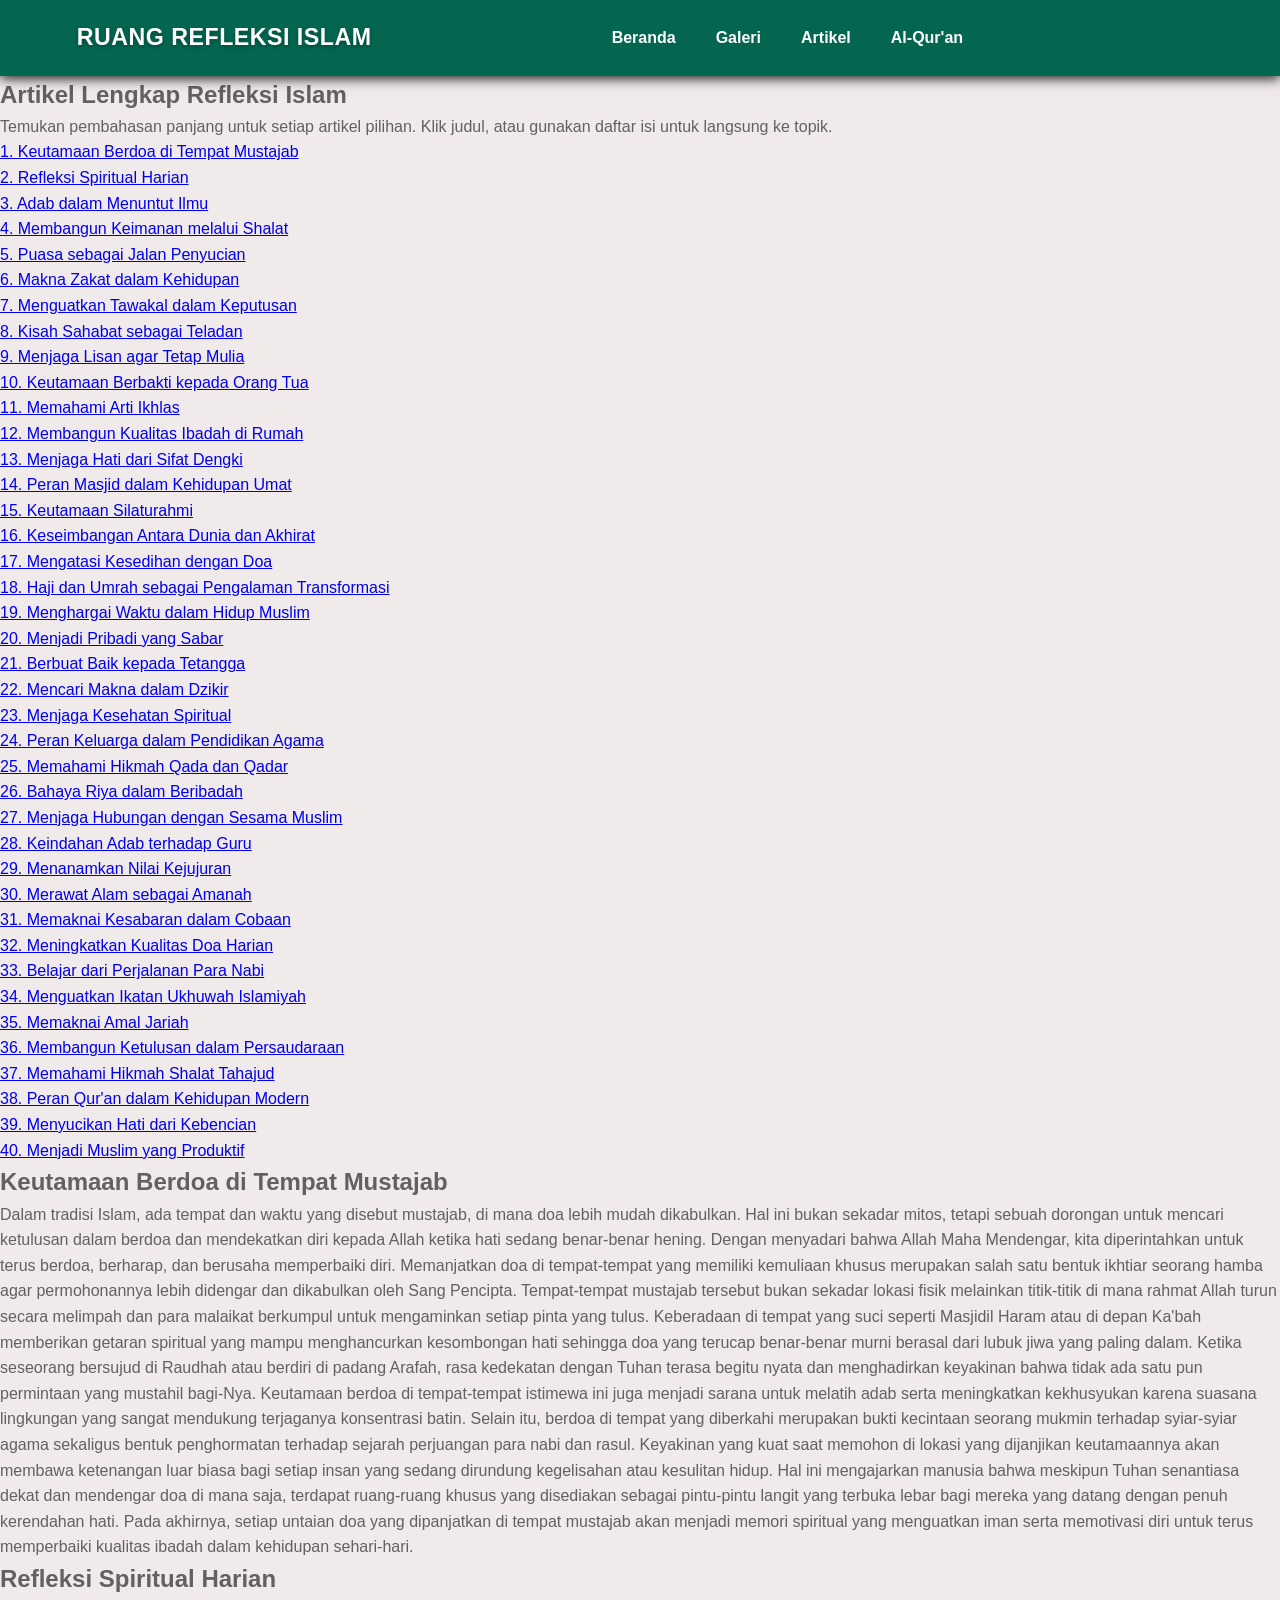
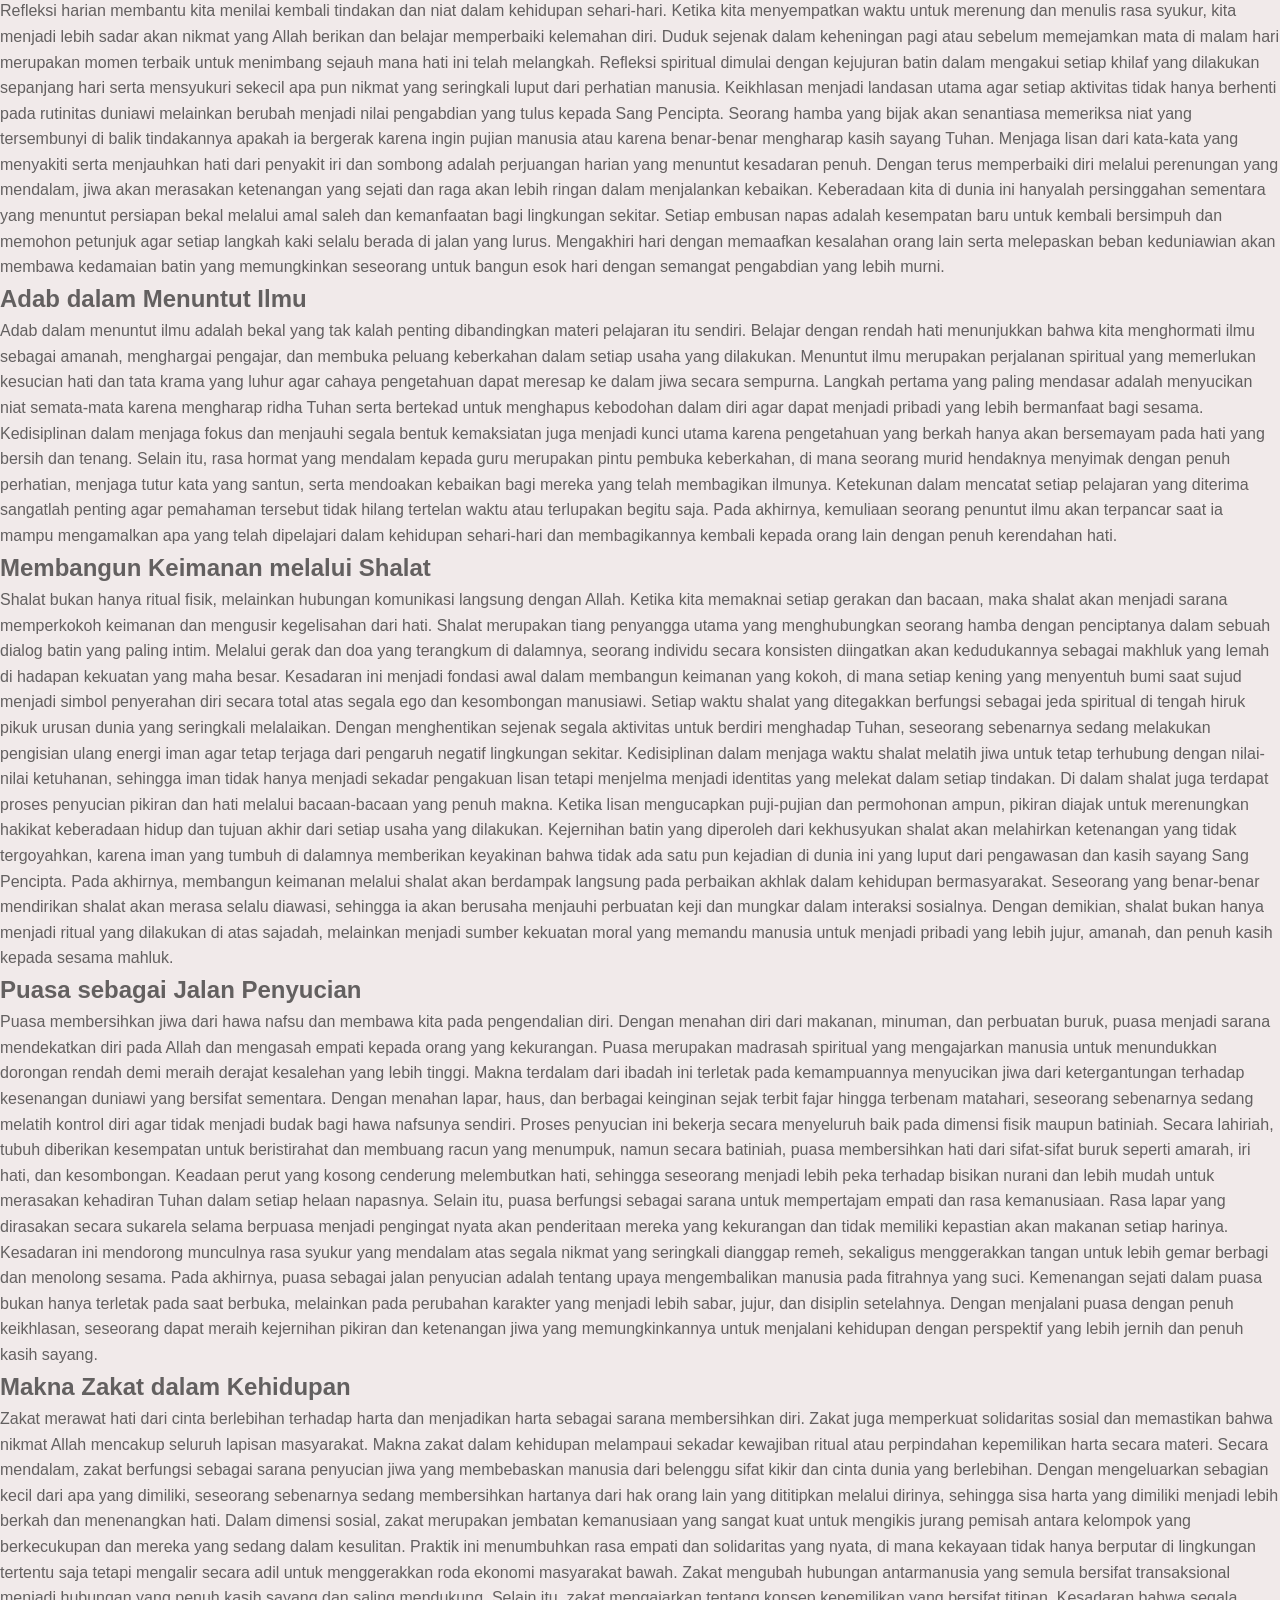
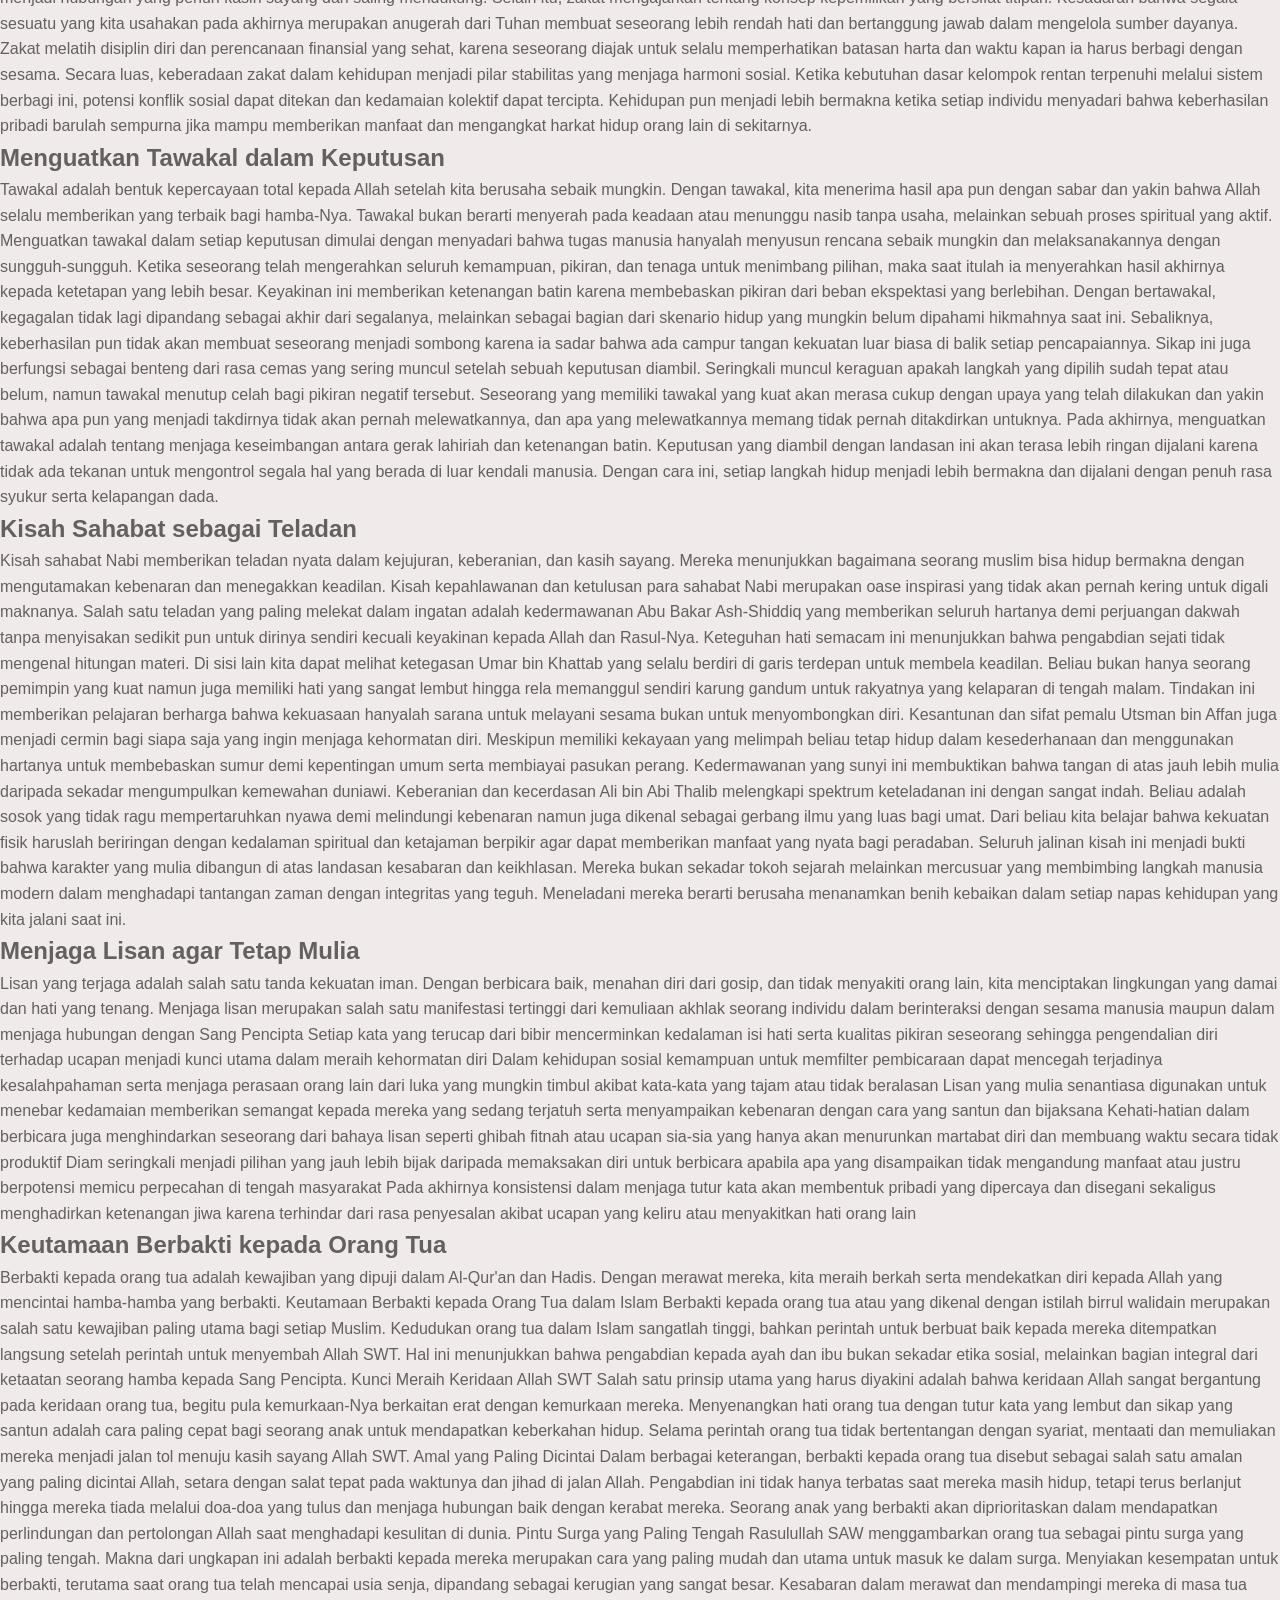
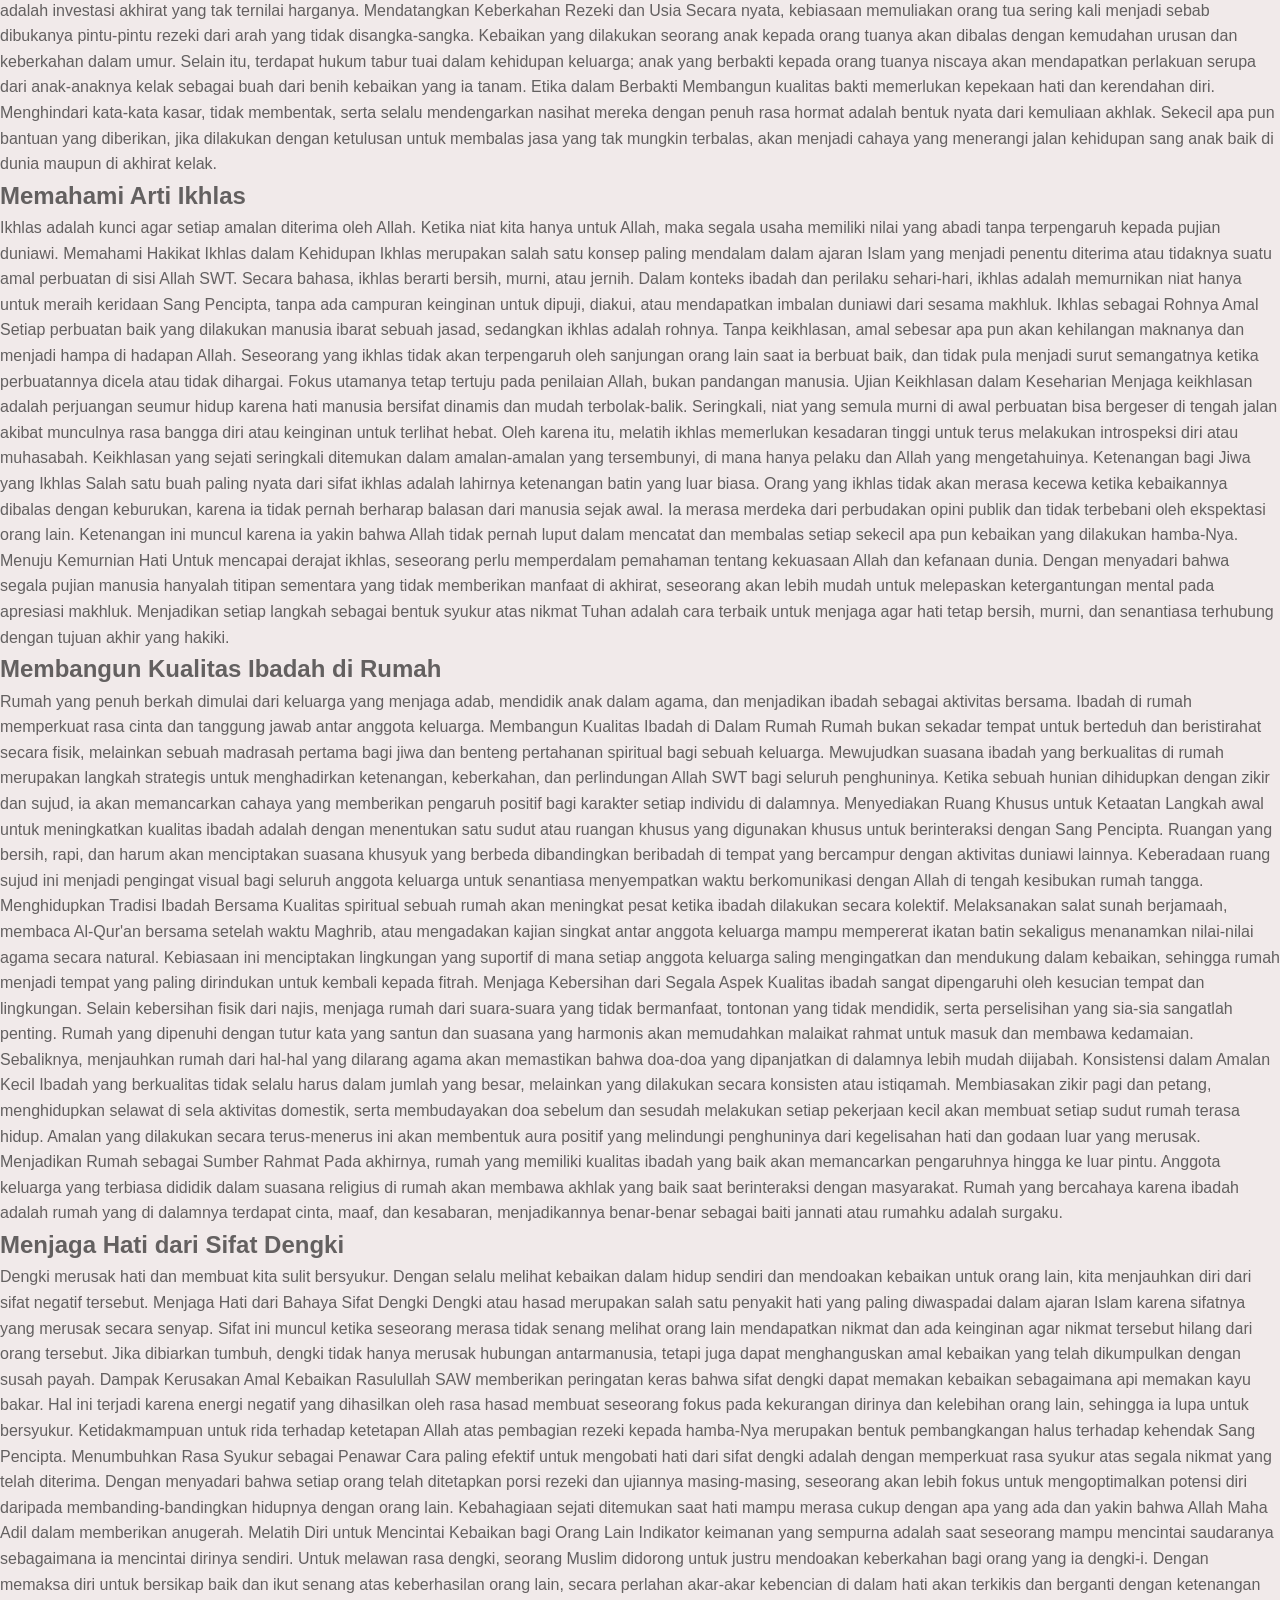
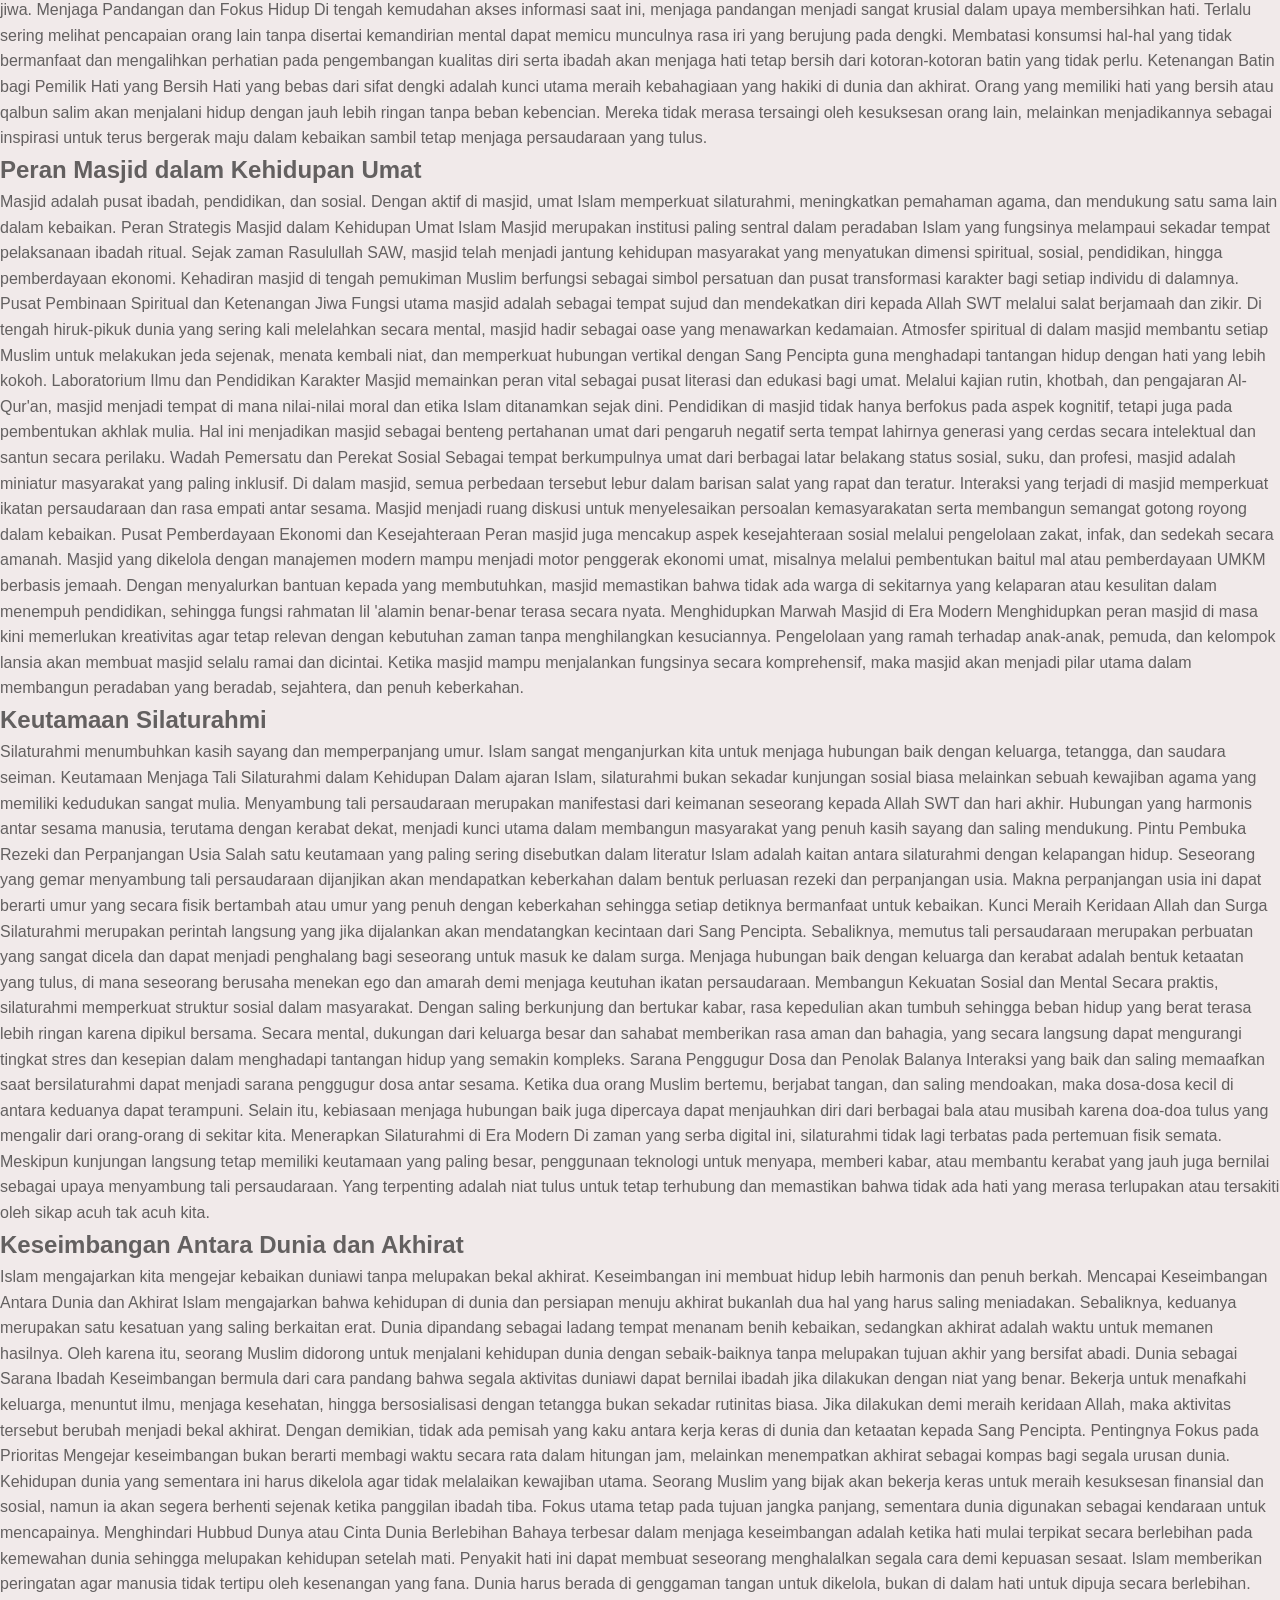
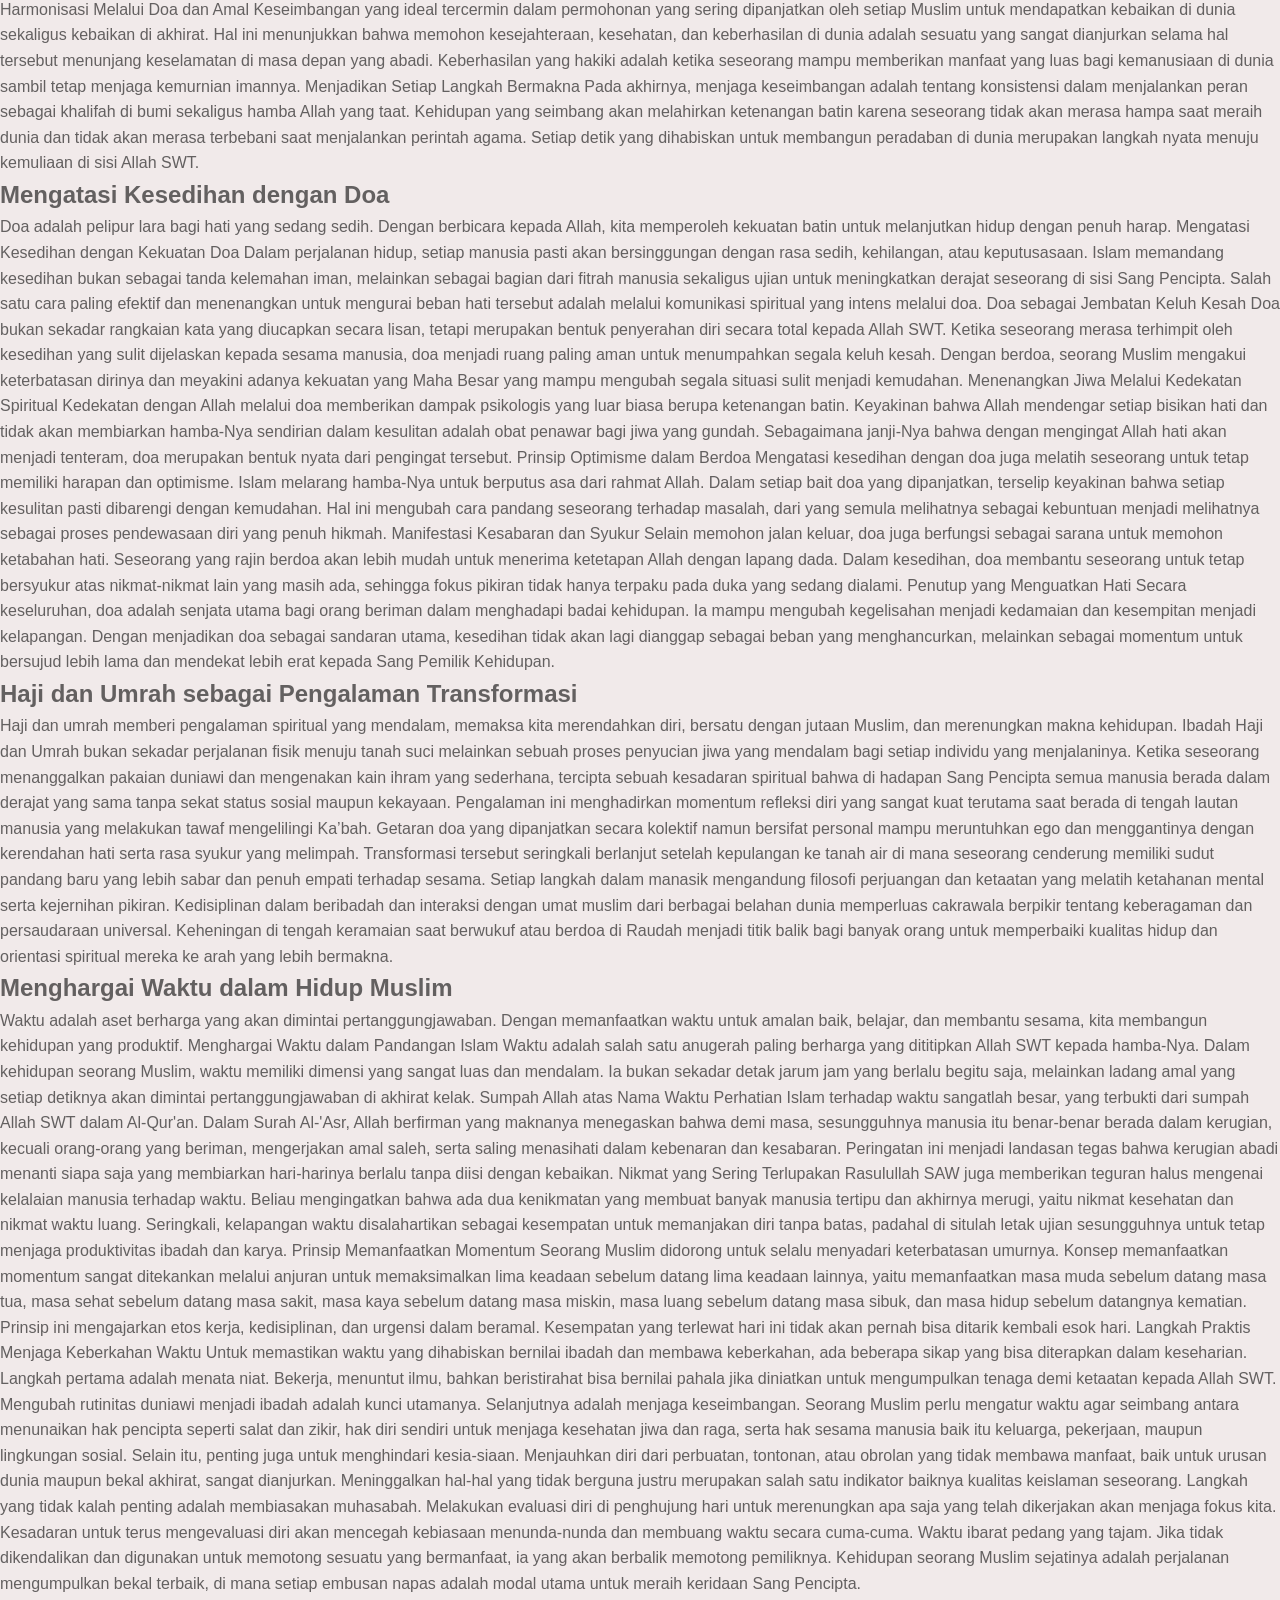
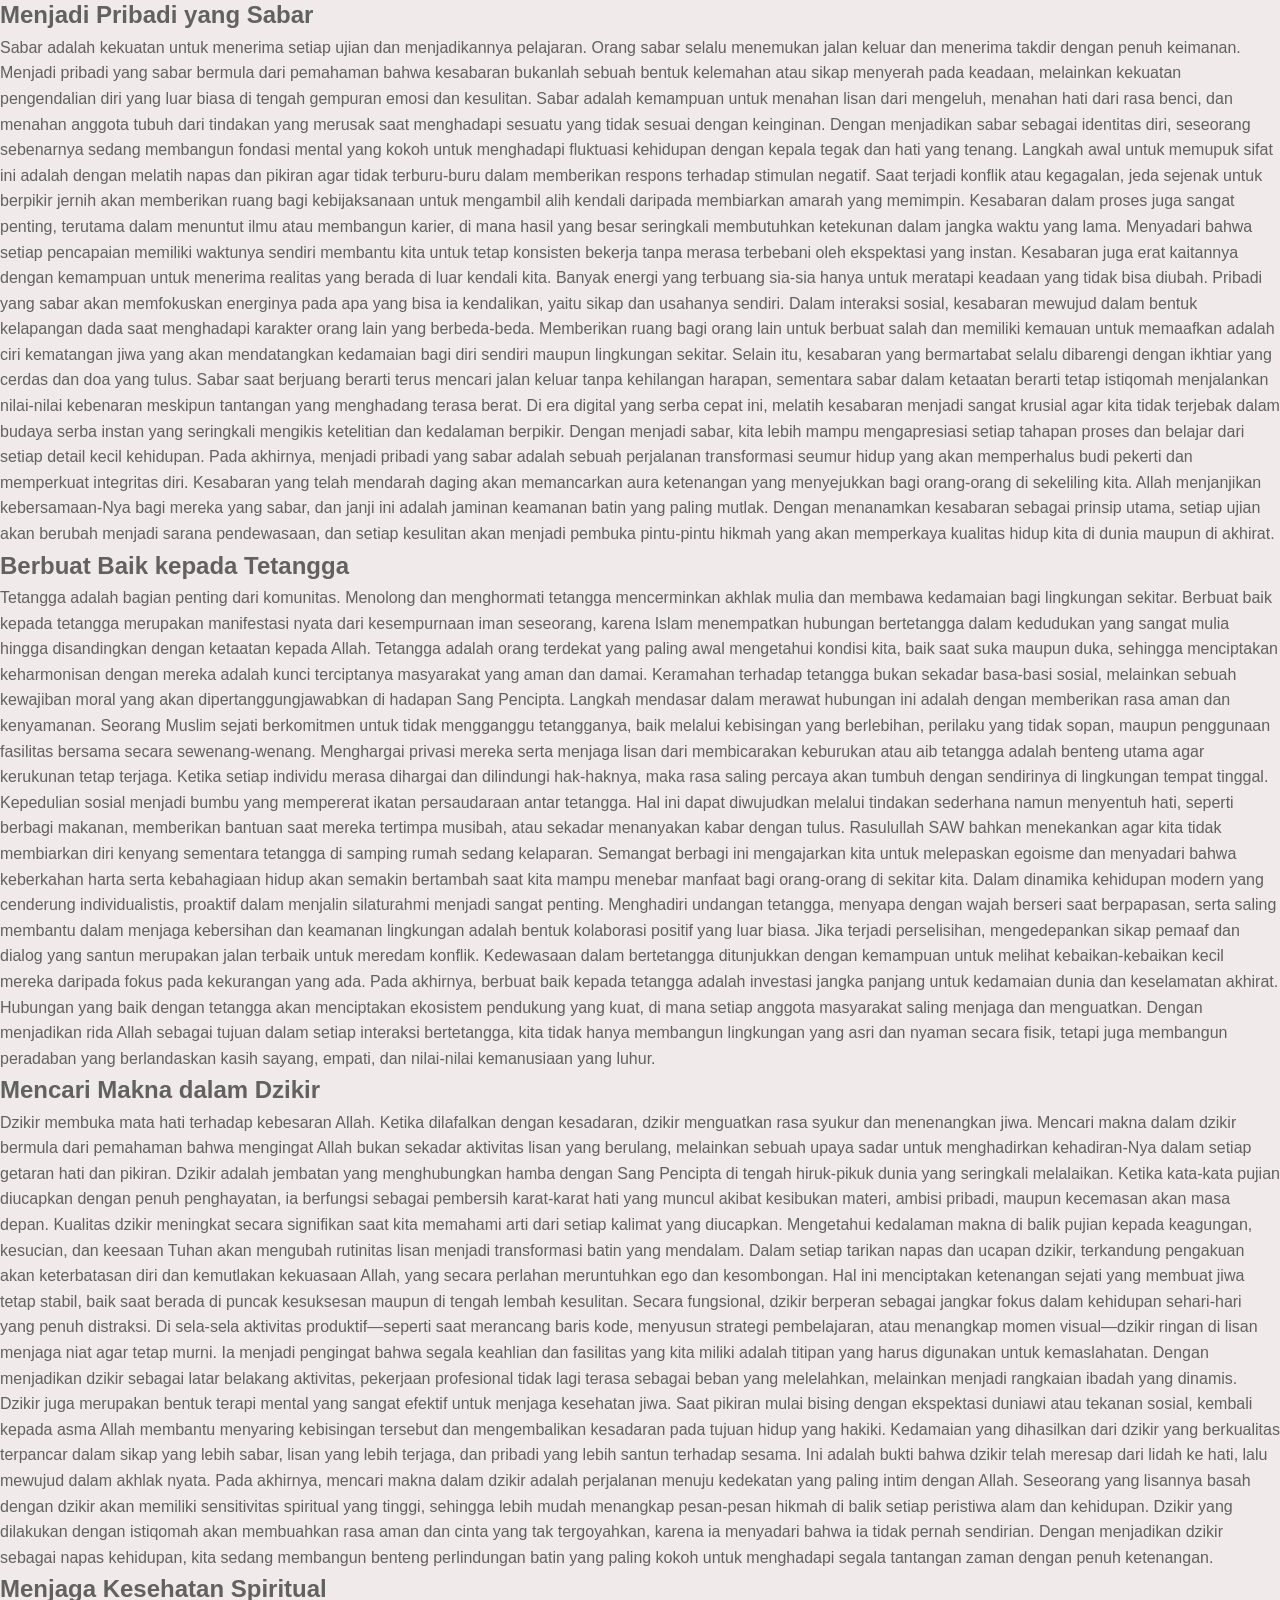
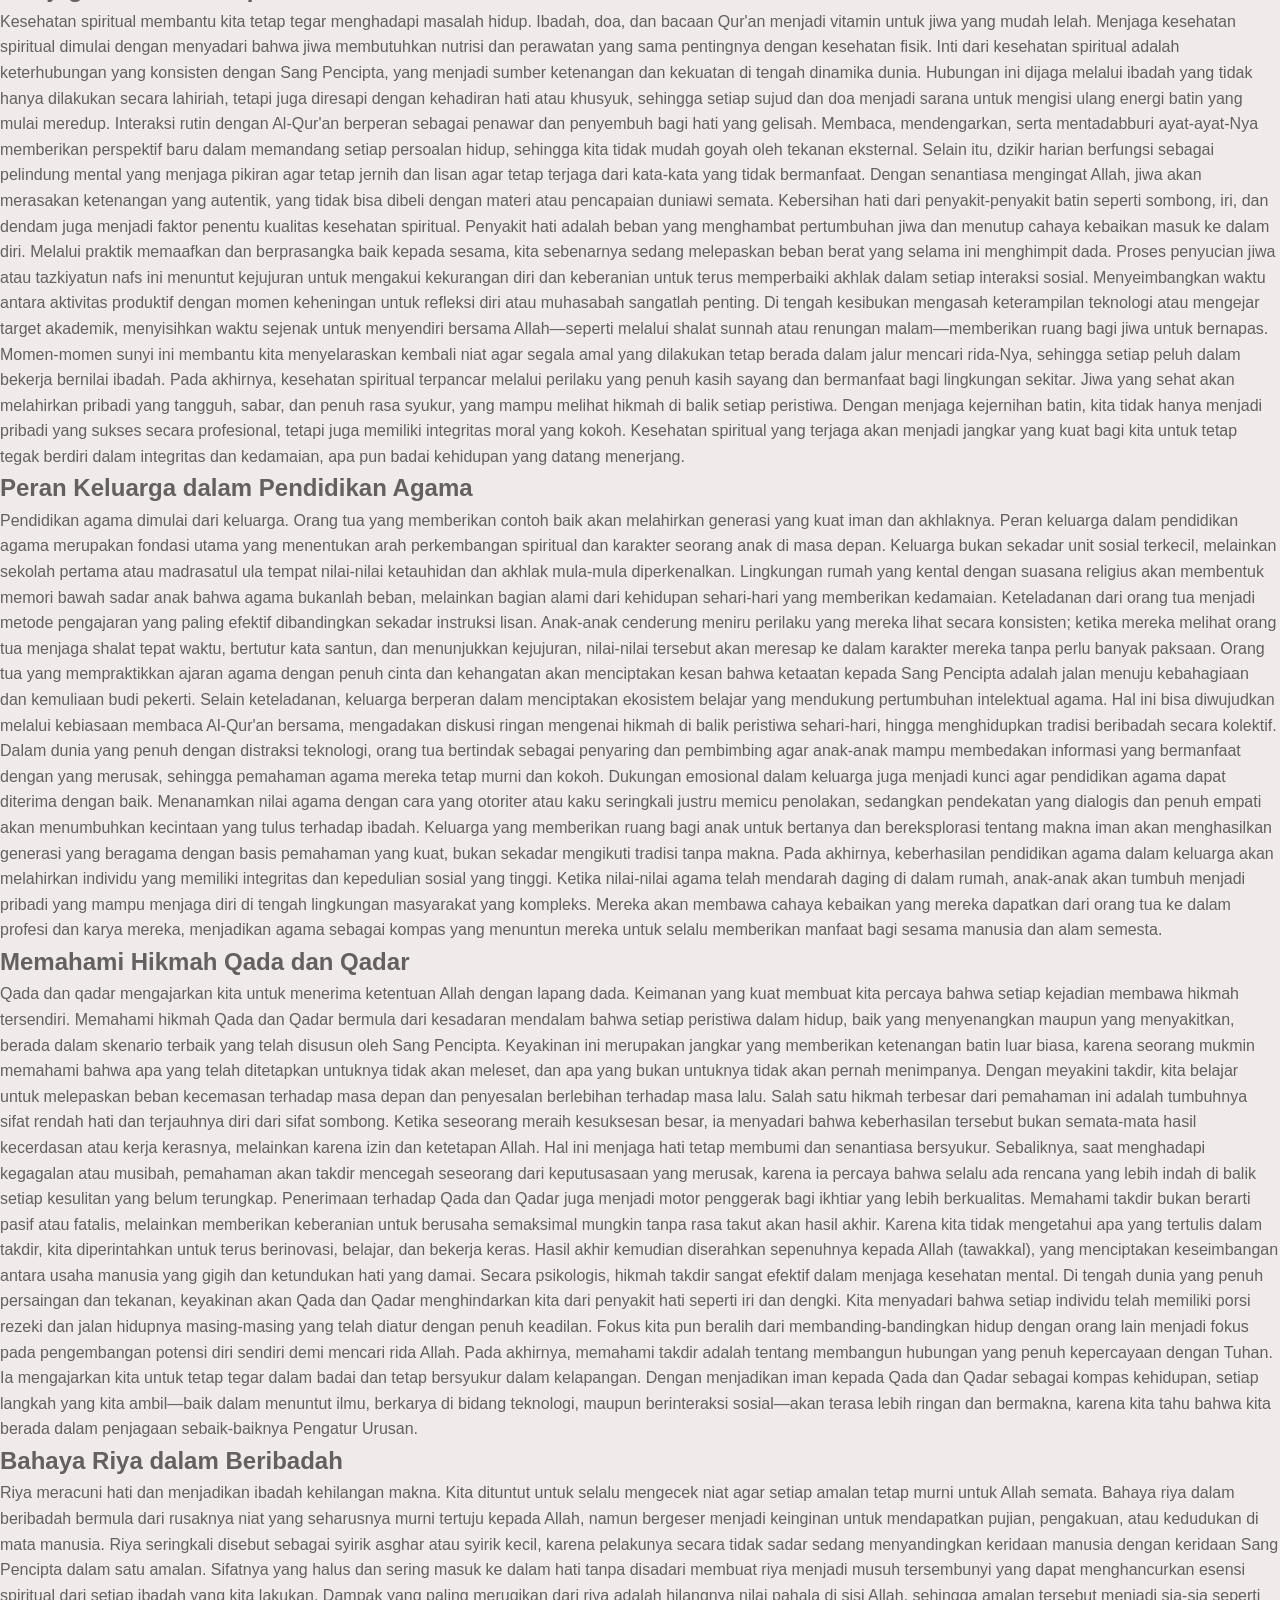
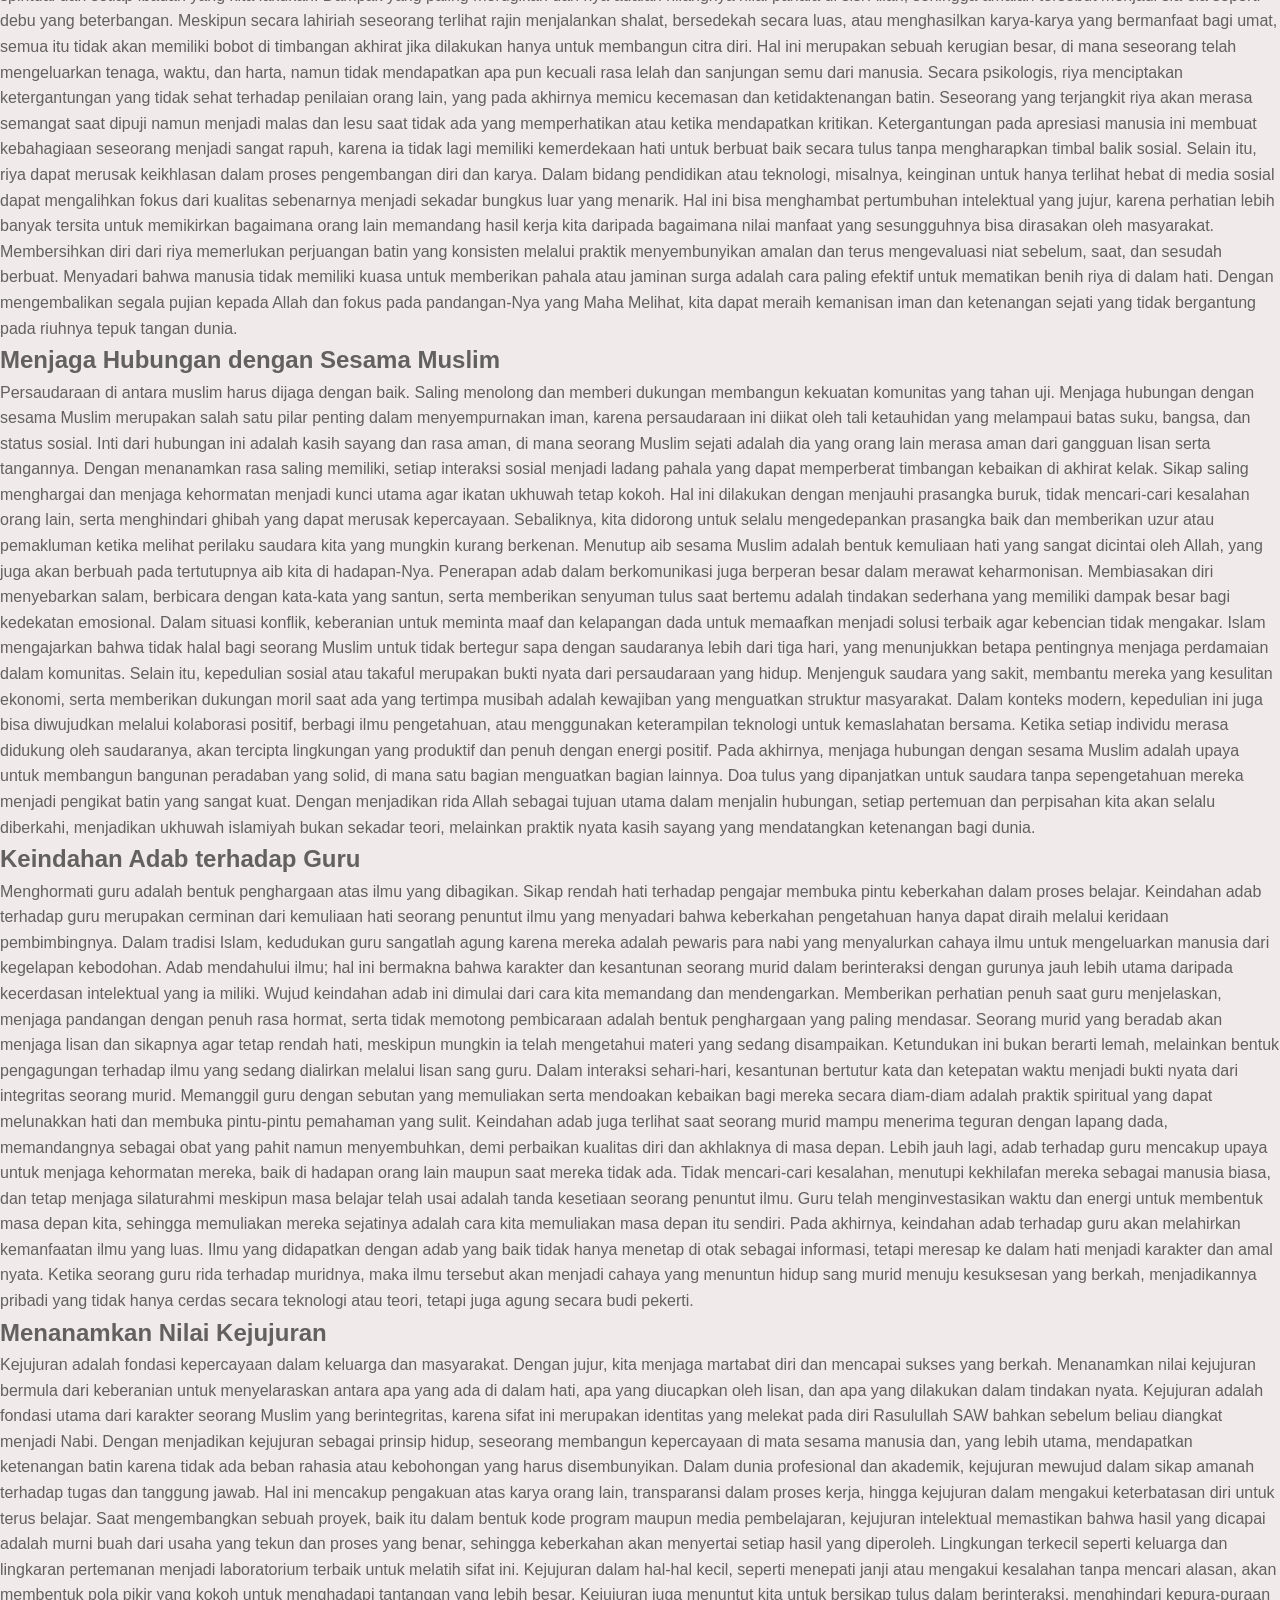
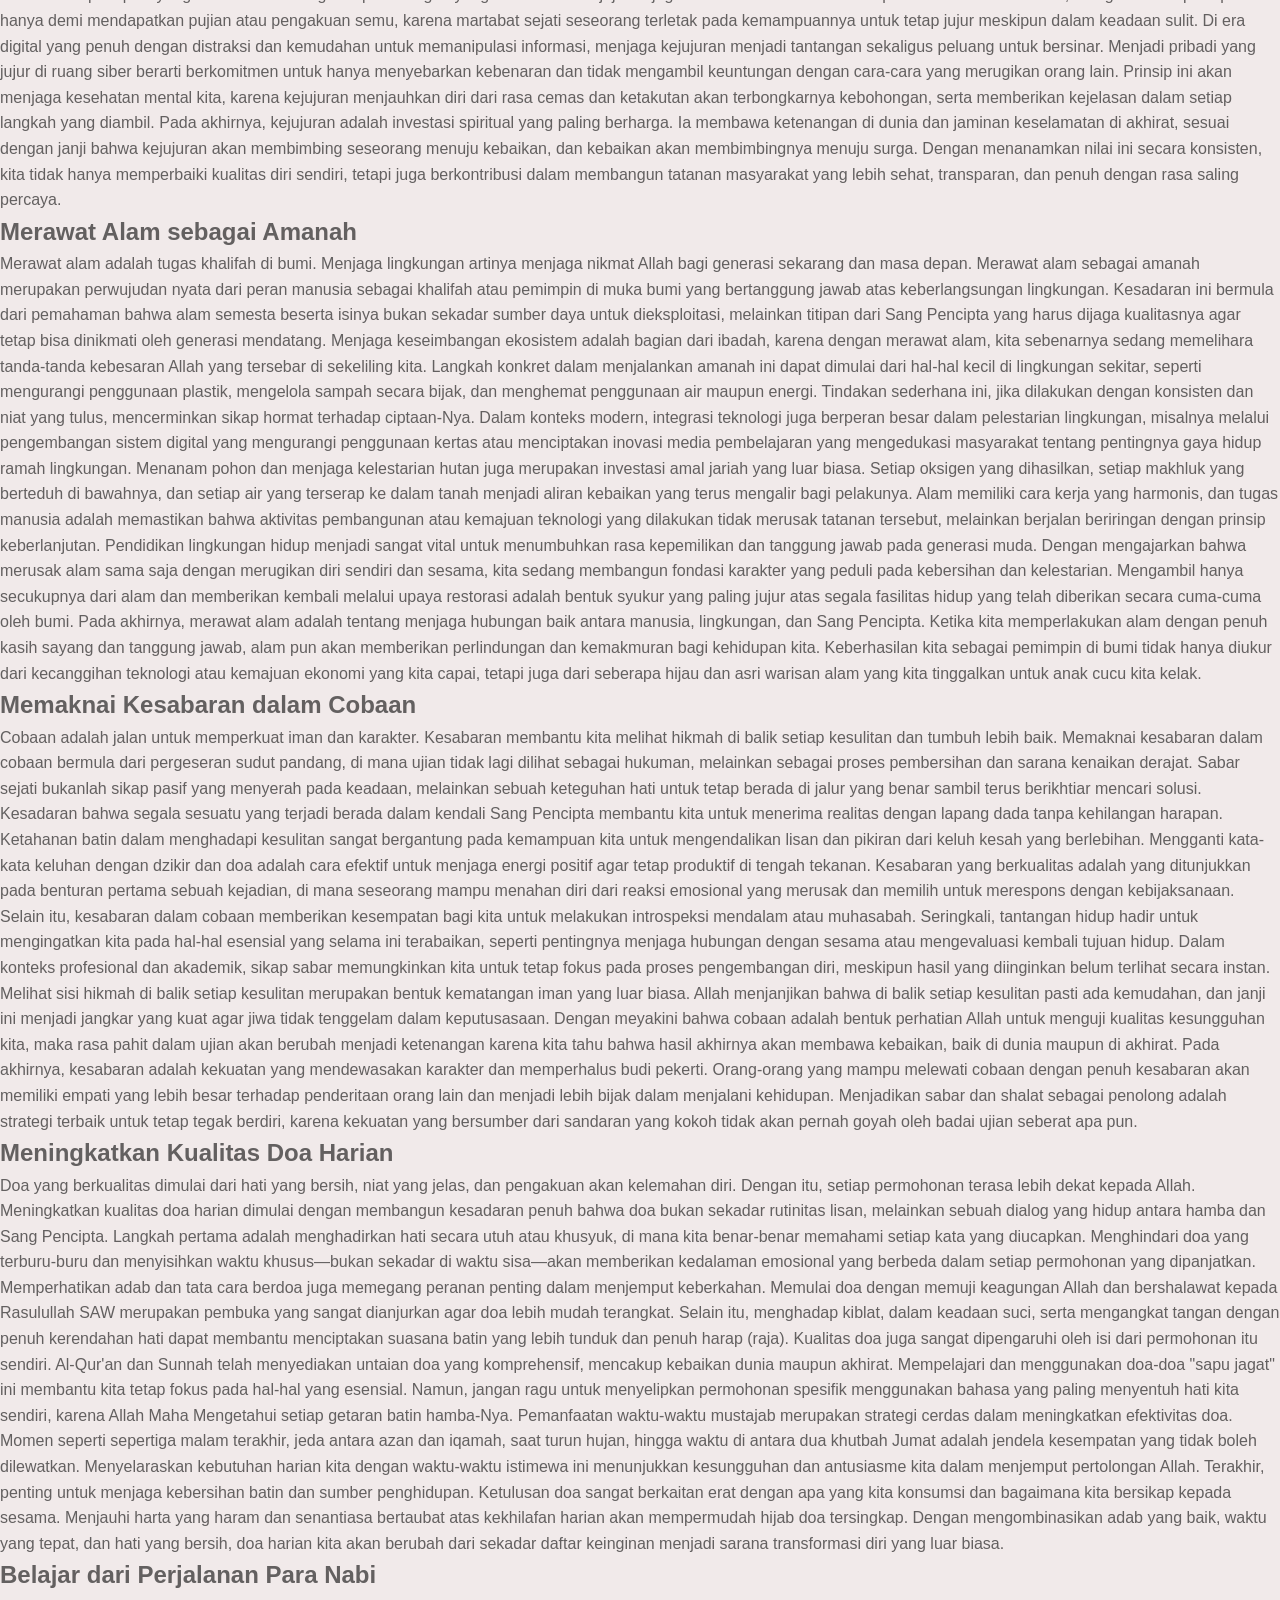
<file: artikel.html>
<!DOCTYPE html>
<html lang="id">
<head>
    <meta charset="UTF-8">
    <meta name="viewport" content="width=device-width, initial-scale=1.0">
    <title>Artikel Refleksi Islam</title>
    <link rel="stylesheet" href="style.css">
</head>
<body>
    <header class="navbar">
        <div class="logo">RUANG REFLEKSI ISLAM</div>
        <nav>
            <ul class="nav-links">
                <li><a href="index.html">Beranda</a></li>
                <li><a href="index.html#kisi-kisi">Galeri</a></li>
                <li><a href="index.html#artikel">Artikel</a></li>
                <li><a href="quran.html">Al-Qur'an</a></li>
            </ul>
        </nav>
        <div class="header-right">
            <div class="hamburger">
                <span class="bar"></span>
                <span class="bar"></span>
                <span class="bar"></span>
            </div>
        </div>
    </header>

    <main class="artikel-page">
        <section class="artikel-detail">
            <h1>Artikel Lengkap Refleksi Islam</h1>
            <p>Temukan pembahasan panjang untuk setiap artikel pilihan. Klik judul, atau gunakan daftar isi untuk langsung ke topik.</p>
            <nav class="artikel-list">
                <ul>
                    <li><a href="#artikel1">1. Keutamaan Berdoa di Tempat Mustajab</a></li>
                    <li><a href="#artikel2">2. Refleksi Spiritual Harian</a></li>
                    <li><a href="#artikel3">3. Adab dalam Menuntut Ilmu</a></li>
                    <li><a href="#artikel4">4. Membangun Keimanan melalui Shalat</a></li>
                    <li><a href="#artikel5">5. Puasa sebagai Jalan Penyucian</a></li>
                    <li><a href="#artikel6">6. Makna Zakat dalam Kehidupan</a></li>
                    <li><a href="#artikel7">7. Menguatkan Tawakal dalam Keputusan</a></li>
                    <li><a href="#artikel8">8. Kisah Sahabat sebagai Teladan</a></li>
                    <li><a href="#artikel9">9. Menjaga Lisan agar Tetap Mulia</a></li>
                    <li><a href="#artikel10">10. Keutamaan Berbakti kepada Orang Tua</a></li>
                    <li><a href="#artikel11">11. Memahami Arti Ikhlas</a></li>
                    <li><a href="#artikel12">12. Membangun Kualitas Ibadah di Rumah</a></li>
                    <li><a href="#artikel13">13. Menjaga Hati dari Sifat Dengki</a></li>
                    <li><a href="#artikel14">14. Peran Masjid dalam Kehidupan Umat</a></li>
                    <li><a href="#artikel15">15. Keutamaan Silaturahmi</a></li>
                    <li><a href="#artikel16">16. Keseimbangan Antara Dunia dan Akhirat</a></li>
                    <li><a href="#artikel17">17. Mengatasi Kesedihan dengan Doa</a></li>
                    <li><a href="#artikel18">18. Haji dan Umrah sebagai Pengalaman Transformasi</a></li>
                    <li><a href="#artikel19">19. Menghargai Waktu dalam Hidup Muslim</a></li>
                    <li><a href="#artikel20">20. Menjadi Pribadi yang Sabar</a></li>
                    <li><a href="#artikel21">21. Berbuat Baik kepada Tetangga</a></li>
                    <li><a href="#artikel22">22. Mencari Makna dalam Dzikir</a></li>
                    <li><a href="#artikel23">23. Menjaga Kesehatan Spiritual</a></li>
                    <li><a href="#artikel24">24. Peran Keluarga dalam Pendidikan Agama</a></li>
                    <li><a href="#artikel25">25. Memahami Hikmah Qada dan Qadar</a></li>
                    <li><a href="#artikel26">26. Bahaya Riya dalam Beribadah</a></li>
                    <li><a href="#artikel27">27. Menjaga Hubungan dengan Sesama Muslim</a></li>
                    <li><a href="#artikel28">28. Keindahan Adab terhadap Guru</a></li>
                    <li><a href="#artikel29">29. Menanamkan Nilai Kejujuran</a></li>
                    <li><a href="#artikel30">30. Merawat Alam sebagai Amanah</a></li>
                    <li><a href="#artikel31">31. Memaknai Kesabaran dalam Cobaan</a></li>
                    <li><a href="#artikel32">32. Meningkatkan Kualitas Doa Harian</a></li>
                    <li><a href="#artikel33">33. Belajar dari Perjalanan Para Nabi</a></li>
                    <li><a href="#artikel34">34. Menguatkan Ikatan Ukhuwah Islamiyah</a></li>
                    <li><a href="#artikel35">35. Memaknai Amal Jariah</a></li>
                    <li><a href="#artikel36">36. Membangun Ketulusan dalam Persaudaraan</a></li>
                    <li><a href="#artikel37">37. Memahami Hikmah Shalat Tahajud</a></li>
                    <li><a href="#artikel38">38. Peran Qur'an dalam Kehidupan Modern</a></li>
                    <li><a href="#artikel39">39. Menyucikan Hati dari Kebencian</a></li>
                    <li><a href="#artikel40">40. Menjadi Muslim yang Produktif</a></li>
                </ul>
            </nav>

            <article id="artikel1">
                <h2>Keutamaan Berdoa di Tempat Mustajab</h2>
                <p>Dalam tradisi Islam, ada tempat dan waktu yang disebut mustajab, di mana doa lebih mudah dikabulkan. Hal ini bukan sekadar mitos, tetapi sebuah dorongan untuk mencari ketulusan dalam berdoa dan mendekatkan diri kepada Allah ketika hati sedang benar-benar hening. Dengan menyadari bahwa Allah Maha Mendengar, kita diperintahkan untuk terus berdoa, berharap, dan berusaha memperbaiki diri. Memanjatkan doa di tempat-tempat yang memiliki kemuliaan khusus merupakan salah satu bentuk ikhtiar seorang hamba agar permohonannya lebih didengar dan dikabulkan oleh Sang Pencipta. Tempat-tempat mustajab tersebut bukan sekadar lokasi fisik melainkan titik-titik di mana rahmat Allah turun secara melimpah dan para malaikat berkumpul untuk mengaminkan setiap pinta yang tulus. Keberadaan di tempat yang suci seperti Masjidil Haram atau di depan Ka'bah memberikan getaran spiritual yang mampu menghancurkan kesombongan hati sehingga doa yang terucap benar-benar murni berasal dari lubuk jiwa yang paling dalam.

Ketika seseorang bersujud di Raudhah atau berdiri di padang Arafah, rasa kedekatan dengan Tuhan terasa begitu nyata dan menghadirkan keyakinan bahwa tidak ada satu pun permintaan yang mustahil bagi-Nya. Keutamaan berdoa di tempat-tempat istimewa ini juga menjadi sarana untuk melatih adab serta meningkatkan kekhusyukan karena suasana lingkungan yang sangat mendukung terjaganya konsentrasi batin. Selain itu, berdoa di tempat yang diberkahi merupakan bukti kecintaan seorang mukmin terhadap syiar-syiar agama sekaligus bentuk penghormatan terhadap sejarah perjuangan para nabi dan rasul.

Keyakinan yang kuat saat memohon di lokasi yang dijanjikan keutamaannya akan membawa ketenangan luar biasa bagi setiap insan yang sedang dirundung kegelisahan atau kesulitan hidup. Hal ini mengajarkan manusia bahwa meskipun Tuhan senantiasa dekat dan mendengar doa di mana saja, terdapat ruang-ruang khusus yang disediakan sebagai pintu-pintu langit yang terbuka lebar bagi mereka yang datang dengan penuh kerendahan hati. Pada akhirnya, setiap untaian doa yang dipanjatkan di tempat mustajab akan menjadi memori spiritual yang menguatkan iman serta memotivasi diri untuk terus memperbaiki kualitas ibadah dalam kehidupan sehari-hari.</p>
            </article>
            <article id="artikel2">
                <h2>Refleksi Spiritual Harian</h2>
                <p>Refleksi harian membantu kita menilai kembali tindakan dan niat dalam kehidupan sehari-hari. Ketika kita menyempatkan waktu untuk merenung dan menulis rasa syukur, kita menjadi lebih sadar akan nikmat yang Allah berikan dan belajar memperbaiki kelemahan diri. Duduk sejenak dalam keheningan pagi atau sebelum memejamkan mata di malam hari merupakan momen terbaik untuk menimbang sejauh mana hati ini telah melangkah. Refleksi spiritual dimulai dengan kejujuran batin dalam mengakui setiap khilaf yang dilakukan sepanjang hari serta mensyukuri sekecil apa pun nikmat yang seringkali luput dari perhatian manusia. Keikhlasan menjadi landasan utama agar setiap aktivitas tidak hanya berhenti pada rutinitas duniawi melainkan berubah menjadi nilai pengabdian yang tulus kepada Sang Pencipta.

Seorang hamba yang bijak akan senantiasa memeriksa niat yang tersembunyi di balik tindakannya apakah ia bergerak karena ingin pujian manusia atau karena benar-benar mengharap kasih sayang Tuhan. Menjaga lisan dari kata-kata yang menyakiti serta menjauhkan hati dari penyakit iri dan sombong adalah perjuangan harian yang menuntut kesadaran penuh. Dengan terus memperbaiki diri melalui perenungan yang mendalam, jiwa akan merasakan ketenangan yang sejati dan raga akan lebih ringan dalam menjalankan kebaikan.

Keberadaan kita di dunia ini hanyalah persinggahan sementara yang menuntut persiapan bekal melalui amal saleh dan kemanfaatan bagi lingkungan sekitar. Setiap embusan napas adalah kesempatan baru untuk kembali bersimpuh dan memohon petunjuk agar setiap langkah kaki selalu berada di jalan yang lurus. Mengakhiri hari dengan memaafkan kesalahan orang lain serta melepaskan beban keduniawian akan membawa kedamaian batin yang memungkinkan seseorang untuk bangun esok hari dengan semangat pengabdian yang lebih murni.</p>
            </article>
            <article id="artikel3">
                <h2>Adab dalam Menuntut Ilmu</h2>
                <p>Adab dalam menuntut ilmu adalah bekal yang tak kalah penting dibandingkan materi pelajaran itu sendiri. Belajar dengan rendah hati menunjukkan bahwa kita menghormati ilmu sebagai amanah, menghargai pengajar, dan membuka peluang keberkahan dalam setiap usaha yang dilakukan. Menuntut ilmu merupakan perjalanan spiritual yang memerlukan kesucian hati dan tata krama yang luhur agar cahaya pengetahuan dapat meresap ke dalam jiwa secara sempurna. Langkah pertama yang paling mendasar adalah menyucikan niat semata-mata karena mengharap ridha Tuhan serta bertekad untuk menghapus kebodohan dalam diri agar dapat menjadi pribadi yang lebih bermanfaat bagi sesama.

Kedisiplinan dalam menjaga fokus dan menjauhi segala bentuk kemaksiatan juga menjadi kunci utama karena pengetahuan yang berkah hanya akan bersemayam pada hati yang bersih dan tenang. Selain itu, rasa hormat yang mendalam kepada guru merupakan pintu pembuka keberkahan, di mana seorang murid hendaknya menyimak dengan penuh perhatian, menjaga tutur kata yang santun, serta mendoakan kebaikan bagi mereka yang telah membagikan ilmunya.

Ketekunan dalam mencatat setiap pelajaran yang diterima sangatlah penting agar pemahaman tersebut tidak hilang tertelan waktu atau terlupakan begitu saja. Pada akhirnya, kemuliaan seorang penuntut ilmu akan terpancar saat ia mampu mengamalkan apa yang telah dipelajari dalam kehidupan sehari-hari dan membagikannya kembali kepada orang lain dengan penuh kerendahan hati.</p>
            </article>
            <article id="artikel4">
                <h2>Membangun Keimanan melalui Shalat</h2>
                <p>Shalat bukan hanya ritual fisik, melainkan hubungan komunikasi langsung dengan Allah. Ketika kita memaknai setiap gerakan dan bacaan, maka shalat akan menjadi sarana memperkokoh keimanan dan mengusir kegelisahan dari hati. Shalat merupakan tiang penyangga utama yang menghubungkan seorang hamba dengan penciptanya dalam sebuah dialog batin yang paling intim. Melalui gerak dan doa yang terangkum di dalamnya, seorang individu secara konsisten diingatkan akan kedudukannya sebagai makhluk yang lemah di hadapan kekuatan yang maha besar. Kesadaran ini menjadi fondasi awal dalam membangun keimanan yang kokoh, di mana setiap kening yang menyentuh bumi saat sujud menjadi simbol penyerahan diri secara total atas segala ego dan kesombongan manusiawi.

Setiap waktu shalat yang ditegakkan berfungsi sebagai jeda spiritual di tengah hiruk pikuk urusan dunia yang seringkali melalaikan. Dengan menghentikan sejenak segala aktivitas untuk berdiri menghadap Tuhan, seseorang sebenarnya sedang melakukan pengisian ulang energi iman agar tetap terjaga dari pengaruh negatif lingkungan sekitar. Kedisiplinan dalam menjaga waktu shalat melatih jiwa untuk tetap terhubung dengan nilai-nilai ketuhanan, sehingga iman tidak hanya menjadi sekadar pengakuan lisan tetapi menjelma menjadi identitas yang melekat dalam setiap tindakan.

Di dalam shalat juga terdapat proses penyucian pikiran dan hati melalui bacaan-bacaan yang penuh makna. Ketika lisan mengucapkan puji-pujian dan permohonan ampun, pikiran diajak untuk merenungkan hakikat keberadaan hidup dan tujuan akhir dari setiap usaha yang dilakukan. Kejernihan batin yang diperoleh dari kekhusyukan shalat akan melahirkan ketenangan yang tidak tergoyahkan, karena iman yang tumbuh di dalamnya memberikan keyakinan bahwa tidak ada satu pun kejadian di dunia ini yang luput dari pengawasan dan kasih sayang Sang Pencipta.

Pada akhirnya, membangun keimanan melalui shalat akan berdampak langsung pada perbaikan akhlak dalam kehidupan bermasyarakat. Seseorang yang benar-benar mendirikan shalat akan merasa selalu diawasi, sehingga ia akan berusaha menjauhi perbuatan keji dan mungkar dalam interaksi sosialnya. Dengan demikian, shalat bukan hanya menjadi ritual yang dilakukan di atas sajadah, melainkan menjadi sumber kekuatan moral yang memandu manusia untuk menjadi pribadi yang lebih jujur, amanah, dan penuh kasih kepada sesama mahluk.</p>
            </article>
            <article id="artikel5">
                <h2>Puasa sebagai Jalan Penyucian</h2>
                <p>Puasa membersihkan jiwa dari hawa nafsu dan membawa kita pada pengendalian diri. Dengan menahan diri dari makanan, minuman, dan perbuatan buruk, puasa menjadi sarana mendekatkan diri pada Allah dan mengasah empati kepada orang yang kekurangan. Puasa merupakan madrasah spiritual yang mengajarkan manusia untuk menundukkan dorongan rendah demi meraih derajat kesalehan yang lebih tinggi. Makna terdalam dari ibadah ini terletak pada kemampuannya menyucikan jiwa dari ketergantungan terhadap kesenangan duniawi yang bersifat sementara. Dengan menahan lapar, haus, dan berbagai keinginan sejak terbit fajar hingga terbenam matahari, seseorang sebenarnya sedang melatih kontrol diri agar tidak menjadi budak bagi hawa nafsunya sendiri.

Proses penyucian ini bekerja secara menyeluruh baik pada dimensi fisik maupun batiniah. Secara lahiriah, tubuh diberikan kesempatan untuk beristirahat dan membuang racun yang menumpuk, namun secara batiniah, puasa membersihkan hati dari sifat-sifat buruk seperti amarah, iri hati, dan kesombongan. Keadaan perut yang kosong cenderung melembutkan hati, sehingga seseorang menjadi lebih peka terhadap bisikan nurani dan lebih mudah untuk merasakan kehadiran Tuhan dalam setiap helaan napasnya.

Selain itu, puasa berfungsi sebagai sarana untuk mempertajam empati dan rasa kemanusiaan. Rasa lapar yang dirasakan secara sukarela selama berpuasa menjadi pengingat nyata akan penderitaan mereka yang kekurangan dan tidak memiliki kepastian akan makanan setiap harinya. Kesadaran ini mendorong munculnya rasa syukur yang mendalam atas segala nikmat yang seringkali dianggap remeh, sekaligus menggerakkan tangan untuk lebih gemar berbagi dan menolong sesama.

Pada akhirnya, puasa sebagai jalan penyucian adalah tentang upaya mengembalikan manusia pada fitrahnya yang suci. Kemenangan sejati dalam puasa bukan hanya terletak pada saat berbuka, melainkan pada perubahan karakter yang menjadi lebih sabar, jujur, dan disiplin setelahnya. Dengan menjalani puasa dengan penuh keikhlasan, seseorang dapat meraih kejernihan pikiran dan ketenangan jiwa yang memungkinkannya untuk menjalani kehidupan dengan perspektif yang lebih jernih dan penuh kasih sayang.</p>
            </article>
            <article id="artikel6">
                <h2>Makna Zakat dalam Kehidupan</h2>
                <p>Zakat merawat hati dari cinta berlebihan terhadap harta dan menjadikan harta sebagai sarana membersihkan diri. Zakat juga memperkuat solidaritas sosial dan memastikan bahwa nikmat Allah mencakup seluruh lapisan masyarakat. Makna zakat dalam kehidupan melampaui sekadar kewajiban ritual atau perpindahan kepemilikan harta secara materi. Secara mendalam, zakat berfungsi sebagai sarana penyucian jiwa yang membebaskan manusia dari belenggu sifat kikir dan cinta dunia yang berlebihan. Dengan mengeluarkan sebagian kecil dari apa yang dimiliki, seseorang sebenarnya sedang membersihkan hartanya dari hak orang lain yang dititipkan melalui dirinya, sehingga sisa harta yang dimiliki menjadi lebih berkah dan menenangkan hati.

Dalam dimensi sosial, zakat merupakan jembatan kemanusiaan yang sangat kuat untuk mengikis jurang pemisah antara kelompok yang berkecukupan dan mereka yang sedang dalam kesulitan. Praktik ini menumbuhkan rasa empati dan solidaritas yang nyata, di mana kekayaan tidak hanya berputar di lingkungan tertentu saja tetapi mengalir secara adil untuk menggerakkan roda ekonomi masyarakat bawah. Zakat mengubah hubungan antarmanusia yang semula bersifat transaksional menjadi hubungan yang penuh kasih sayang dan saling mendukung.

Selain itu, zakat mengajarkan tentang konsep kepemilikan yang bersifat titipan. Kesadaran bahwa segala sesuatu yang kita usahakan pada akhirnya merupakan anugerah dari Tuhan membuat seseorang lebih rendah hati dan bertanggung jawab dalam mengelola sumber dayanya. Zakat melatih disiplin diri dan perencanaan finansial yang sehat, karena seseorang diajak untuk selalu memperhatikan batasan harta dan waktu kapan ia harus berbagi dengan sesama.

Secara luas, keberadaan zakat dalam kehidupan menjadi pilar stabilitas yang menjaga harmoni sosial. Ketika kebutuhan dasar kelompok rentan terpenuhi melalui sistem berbagi ini, potensi konflik sosial dapat ditekan dan kedamaian kolektif dapat tercipta. Kehidupan pun menjadi lebih bermakna ketika setiap individu menyadari bahwa keberhasilan pribadi barulah sempurna jika mampu memberikan manfaat dan mengangkat harkat hidup orang lain di sekitarnya.</p>
            </article>
            <article id="artikel7">
                <h2>Menguatkan Tawakal dalam Keputusan</h2>
                <p>Tawakal adalah bentuk kepercayaan total kepada Allah setelah kita berusaha sebaik mungkin. Dengan tawakal, kita menerima hasil apa pun dengan sabar dan yakin bahwa Allah selalu memberikan yang terbaik bagi hamba-Nya. Tawakal bukan berarti menyerah pada keadaan atau menunggu nasib tanpa usaha, melainkan sebuah proses spiritual yang aktif. Menguatkan tawakal dalam setiap keputusan dimulai dengan menyadari bahwa tugas manusia hanyalah menyusun rencana sebaik mungkin dan melaksanakannya dengan sungguh-sungguh. Ketika seseorang telah mengerahkan seluruh kemampuan, pikiran, dan tenaga untuk menimbang pilihan, maka saat itulah ia menyerahkan hasil akhirnya kepada ketetapan yang lebih besar.

Keyakinan ini memberikan ketenangan batin karena membebaskan pikiran dari beban ekspektasi yang berlebihan. Dengan bertawakal, kegagalan tidak lagi dipandang sebagai akhir dari segalanya, melainkan sebagai bagian dari skenario hidup yang mungkin belum dipahami hikmahnya saat ini. Sebaliknya, keberhasilan pun tidak akan membuat seseorang menjadi sombong karena ia sadar bahwa ada campur tangan kekuatan luar biasa di balik setiap pencapaiannya.

Sikap ini juga berfungsi sebagai benteng dari rasa cemas yang sering muncul setelah sebuah keputusan diambil. Seringkali muncul keraguan apakah langkah yang dipilih sudah tepat atau belum, namun tawakal menutup celah bagi pikiran negatif tersebut. Seseorang yang memiliki tawakal yang kuat akan merasa cukup dengan upaya yang telah dilakukan dan yakin bahwa apa pun yang menjadi takdirnya tidak akan pernah melewatkannya, dan apa yang melewatkannya memang tidak pernah ditakdirkan untuknya.

Pada akhirnya, menguatkan tawakal adalah tentang menjaga keseimbangan antara gerak lahiriah dan ketenangan batin. Keputusan yang diambil dengan landasan ini akan terasa lebih ringan dijalani karena tidak ada tekanan untuk mengontrol segala hal yang berada di luar kendali manusia. Dengan cara ini, setiap langkah hidup menjadi lebih bermakna dan dijalani dengan penuh rasa syukur serta kelapangan dada.</p>
            </article>
            <article id="artikel8">
                <h2>Kisah Sahabat sebagai Teladan</h2>
                <p>Kisah sahabat Nabi memberikan teladan nyata dalam kejujuran, keberanian, dan kasih sayang. Mereka menunjukkan bagaimana seorang muslim bisa hidup bermakna dengan mengutamakan kebenaran dan menegakkan keadilan. Kisah kepahlawanan dan ketulusan para sahabat Nabi merupakan oase inspirasi yang tidak akan pernah kering untuk digali maknanya. Salah satu teladan yang paling melekat dalam ingatan adalah kedermawanan Abu Bakar Ash-Shiddiq yang memberikan seluruh hartanya demi perjuangan dakwah tanpa menyisakan sedikit pun untuk dirinya sendiri kecuali keyakinan kepada Allah dan Rasul-Nya. Keteguhan hati semacam ini menunjukkan bahwa pengabdian sejati tidak mengenal hitungan materi.

Di sisi lain kita dapat melihat ketegasan Umar bin Khattab yang selalu berdiri di garis terdepan untuk membela keadilan. Beliau bukan hanya seorang pemimpin yang kuat namun juga memiliki hati yang sangat lembut hingga rela memanggul sendiri karung gandum untuk rakyatnya yang kelaparan di tengah malam. Tindakan ini memberikan pelajaran berharga bahwa kekuasaan hanyalah sarana untuk melayani sesama bukan untuk menyombongkan diri.

Kesantunan dan sifat pemalu Utsman bin Affan juga menjadi cermin bagi siapa saja yang ingin menjaga kehormatan diri. Meskipun memiliki kekayaan yang melimpah beliau tetap hidup dalam kesederhanaan dan menggunakan hartanya untuk membebaskan sumur demi kepentingan umum serta membiayai pasukan perang. Kedermawanan yang sunyi ini membuktikan bahwa tangan di atas jauh lebih mulia daripada sekadar mengumpulkan kemewahan duniawi.

Keberanian dan kecerdasan Ali bin Abi Thalib melengkapi spektrum keteladanan ini dengan sangat indah. Beliau adalah sosok yang tidak ragu mempertaruhkan nyawa demi melindungi kebenaran namun juga dikenal sebagai gerbang ilmu yang luas bagi umat. Dari beliau kita belajar bahwa kekuatan fisik haruslah beriringan dengan kedalaman spiritual dan ketajaman berpikir agar dapat memberikan manfaat yang nyata bagi peradaban.

Seluruh jalinan kisah ini menjadi bukti bahwa karakter yang mulia dibangun di atas landasan kesabaran dan keikhlasan. Mereka bukan sekadar tokoh sejarah melainkan mercusuar yang membimbing langkah manusia modern dalam menghadapi tantangan zaman dengan integritas yang teguh. Meneladani mereka berarti berusaha menanamkan benih kebaikan dalam setiap napas kehidupan yang kita jalani saat ini.</p>
            </article>
            <article id="artikel9">
                <h2>Menjaga Lisan agar Tetap Mulia</h2>
                <p>Lisan yang terjaga adalah salah satu tanda kekuatan iman. Dengan berbicara baik, menahan diri dari gosip, dan tidak menyakiti orang lain, kita menciptakan lingkungan yang damai dan hati yang tenang. Menjaga lisan merupakan salah satu manifestasi tertinggi dari kemuliaan akhlak seorang individu dalam berinteraksi dengan sesama manusia maupun dalam menjaga hubungan dengan Sang Pencipta

Setiap kata yang terucap dari bibir mencerminkan kedalaman isi hati serta kualitas pikiran seseorang sehingga pengendalian diri terhadap ucapan menjadi kunci utama dalam meraih kehormatan diri

Dalam kehidupan sosial kemampuan untuk memfilter pembicaraan dapat mencegah terjadinya kesalahpahaman serta menjaga perasaan orang lain dari luka yang mungkin timbul akibat kata-kata yang tajam atau tidak beralasan

Lisan yang mulia senantiasa digunakan untuk menebar kedamaian memberikan semangat kepada mereka yang sedang terjatuh serta menyampaikan kebenaran dengan cara yang santun dan bijaksana

Kehati-hatian dalam berbicara juga menghindarkan seseorang dari bahaya lisan seperti ghibah fitnah atau ucapan sia-sia yang hanya akan menurunkan martabat diri dan membuang waktu secara tidak produktif

Diam seringkali menjadi pilihan yang jauh lebih bijak daripada memaksakan diri untuk berbicara apabila apa yang disampaikan tidak mengandung manfaat atau justru berpotensi memicu perpecahan di tengah masyarakat

Pada akhirnya konsistensi dalam menjaga tutur kata akan membentuk pribadi yang dipercaya dan disegani sekaligus menghadirkan ketenangan jiwa karena terhindar dari rasa penyesalan akibat ucapan yang keliru atau menyakitkan hati orang lain</p>
            </article>
            <article id="artikel10">
                <h2>Keutamaan Berbakti kepada Orang Tua</h2>
                <p>Berbakti kepada orang tua adalah kewajiban yang dipuji dalam Al-Qur'an dan Hadis. Dengan merawat mereka, kita meraih berkah serta mendekatkan diri kepada Allah yang mencintai hamba-hamba yang berbakti. Keutamaan Berbakti kepada Orang Tua dalam Islam

Berbakti kepada orang tua atau yang dikenal dengan istilah birrul walidain merupakan salah satu kewajiban paling utama bagi setiap Muslim. Kedudukan orang tua dalam Islam sangatlah tinggi, bahkan perintah untuk berbuat baik kepada mereka ditempatkan langsung setelah perintah untuk menyembah Allah SWT. Hal ini menunjukkan bahwa pengabdian kepada ayah dan ibu bukan sekadar etika sosial, melainkan bagian integral dari ketaatan seorang hamba kepada Sang Pencipta.

Kunci Meraih Keridaan Allah SWT
Salah satu prinsip utama yang harus diyakini adalah bahwa keridaan Allah sangat bergantung pada keridaan orang tua, begitu pula kemurkaan-Nya berkaitan erat dengan kemurkaan mereka. Menyenangkan hati orang tua dengan tutur kata yang lembut dan sikap yang santun adalah cara paling cepat bagi seorang anak untuk mendapatkan keberkahan hidup. Selama perintah orang tua tidak bertentangan dengan syariat, mentaati dan memuliakan mereka menjadi jalan tol menuju kasih sayang Allah SWT.

Amal yang Paling Dicintai
Dalam berbagai keterangan, berbakti kepada orang tua disebut sebagai salah satu amalan yang paling dicintai Allah, setara dengan salat tepat pada waktunya dan jihad di jalan Allah. Pengabdian ini tidak hanya terbatas saat mereka masih hidup, tetapi terus berlanjut hingga mereka tiada melalui doa-doa yang tulus dan menjaga hubungan baik dengan kerabat mereka. Seorang anak yang berbakti akan diprioritaskan dalam mendapatkan perlindungan dan pertolongan Allah saat menghadapi kesulitan di dunia.

Pintu Surga yang Paling Tengah
Rasulullah SAW menggambarkan orang tua sebagai pintu surga yang paling tengah. Makna dari ungkapan ini adalah berbakti kepada mereka merupakan cara yang paling mudah dan utama untuk masuk ke dalam surga. Menyiakan kesempatan untuk berbakti, terutama saat orang tua telah mencapai usia senja, dipandang sebagai kerugian yang sangat besar. Kesabaran dalam merawat dan mendampingi mereka di masa tua adalah investasi akhirat yang tak ternilai harganya.

Mendatangkan Keberkahan Rezeki dan Usia
Secara nyata, kebiasaan memuliakan orang tua sering kali menjadi sebab dibukanya pintu-pintu rezeki dari arah yang tidak disangka-sangka. Kebaikan yang dilakukan seorang anak kepada orang tuanya akan dibalas dengan kemudahan urusan dan keberkahan dalam umur. Selain itu, terdapat hukum tabur tuai dalam kehidupan keluarga; anak yang berbakti kepada orang tuanya niscaya akan mendapatkan perlakuan serupa dari anak-anaknya kelak sebagai buah dari benih kebaikan yang ia tanam.

Etika dalam Berbakti
Membangun kualitas bakti memerlukan kepekaan hati dan kerendahan diri. Menghindari kata-kata kasar, tidak membentak, serta selalu mendengarkan nasihat mereka dengan penuh rasa hormat adalah bentuk nyata dari kemuliaan akhlak. Sekecil apa pun bantuan yang diberikan, jika dilakukan dengan ketulusan untuk membalas jasa yang tak mungkin terbalas, akan menjadi cahaya yang menerangi jalan kehidupan sang anak baik di dunia maupun di akhirat kelak.</p>
            </article>
            <article id="artikel11">
                <h2>Memahami Arti Ikhlas</h2>
                <p>Ikhlas adalah kunci agar setiap amalan diterima oleh Allah. Ketika niat kita hanya untuk Allah, maka segala usaha memiliki nilai yang abadi tanpa terpengaruh kepada pujian duniawi. Memahami Hakikat Ikhlas dalam Kehidupan

Ikhlas merupakan salah satu konsep paling mendalam dalam ajaran Islam yang menjadi penentu diterima atau tidaknya suatu amal perbuatan di sisi Allah SWT. Secara bahasa, ikhlas berarti bersih, murni, atau jernih. Dalam konteks ibadah dan perilaku sehari-hari, ikhlas adalah memurnikan niat hanya untuk meraih keridaan Sang Pencipta, tanpa ada campuran keinginan untuk dipuji, diakui, atau mendapatkan imbalan duniawi dari sesama makhluk.

Ikhlas sebagai Rohnya Amal
Setiap perbuatan baik yang dilakukan manusia ibarat sebuah jasad, sedangkan ikhlas adalah rohnya. Tanpa keikhlasan, amal sebesar apa pun akan kehilangan maknanya dan menjadi hampa di hadapan Allah. Seseorang yang ikhlas tidak akan terpengaruh oleh sanjungan orang lain saat ia berbuat baik, dan tidak pula menjadi surut semangatnya ketika perbuatannya dicela atau tidak dihargai. Fokus utamanya tetap tertuju pada penilaian Allah, bukan pandangan manusia.

Ujian Keikhlasan dalam Keseharian
Menjaga keikhlasan adalah perjuangan seumur hidup karena hati manusia bersifat dinamis dan mudah terbolak-balik. Seringkali, niat yang semula murni di awal perbuatan bisa bergeser di tengah jalan akibat munculnya rasa bangga diri atau keinginan untuk terlihat hebat. Oleh karena itu, melatih ikhlas memerlukan kesadaran tinggi untuk terus melakukan introspeksi diri atau muhasabah. Keikhlasan yang sejati seringkali ditemukan dalam amalan-amalan yang tersembunyi, di mana hanya pelaku dan Allah yang mengetahuinya.

Ketenangan bagi Jiwa yang Ikhlas
Salah satu buah paling nyata dari sifat ikhlas adalah lahirnya ketenangan batin yang luar biasa. Orang yang ikhlas tidak akan merasa kecewa ketika kebaikannya dibalas dengan keburukan, karena ia tidak pernah berharap balasan dari manusia sejak awal. Ia merasa merdeka dari perbudakan opini publik dan tidak terbebani oleh ekspektasi orang lain. Ketenangan ini muncul karena ia yakin bahwa Allah tidak pernah luput dalam mencatat dan membalas setiap sekecil apa pun kebaikan yang dilakukan hamba-Nya.

Menuju Kemurnian Hati
Untuk mencapai derajat ikhlas, seseorang perlu memperdalam pemahaman tentang kekuasaan Allah dan kefanaan dunia. Dengan menyadari bahwa segala pujian manusia hanyalah titipan sementara yang tidak memberikan manfaat di akhirat, seseorang akan lebih mudah untuk melepaskan ketergantungan mental pada apresiasi makhluk. Menjadikan setiap langkah sebagai bentuk syukur atas nikmat Tuhan adalah cara terbaik untuk menjaga agar hati tetap bersih, murni, dan senantiasa terhubung dengan tujuan akhir yang hakiki.</p>
            </article>
            <article id="artikel12">
                <h2>Membangun Kualitas Ibadah di Rumah</h2>
                <p>Rumah yang penuh berkah dimulai dari keluarga yang menjaga adab, mendidik anak dalam agama, dan menjadikan ibadah sebagai aktivitas bersama. Ibadah di rumah memperkuat rasa cinta dan tanggung jawab antar anggota keluarga. Membangun Kualitas Ibadah di Dalam Rumah

Rumah bukan sekadar tempat untuk berteduh dan beristirahat secara fisik, melainkan sebuah madrasah pertama bagi jiwa dan benteng pertahanan spiritual bagi sebuah keluarga. Mewujudkan suasana ibadah yang berkualitas di rumah merupakan langkah strategis untuk menghadirkan ketenangan, keberkahan, dan perlindungan Allah SWT bagi seluruh penghuninya. Ketika sebuah hunian dihidupkan dengan zikir dan sujud, ia akan memancarkan cahaya yang memberikan pengaruh positif bagi karakter setiap individu di dalamnya.

Menyediakan Ruang Khusus untuk Ketaatan
Langkah awal untuk meningkatkan kualitas ibadah adalah dengan menentukan satu sudut atau ruangan khusus yang digunakan khusus untuk berinteraksi dengan Sang Pencipta. Ruangan yang bersih, rapi, dan harum akan menciptakan suasana khusyuk yang berbeda dibandingkan beribadah di tempat yang bercampur dengan aktivitas duniawi lainnya. Keberadaan ruang sujud ini menjadi pengingat visual bagi seluruh anggota keluarga untuk senantiasa menyempatkan waktu berkomunikasi dengan Allah di tengah kesibukan rumah tangga.

Menghidupkan Tradisi Ibadah Bersama
Kualitas spiritual sebuah rumah akan meningkat pesat ketika ibadah dilakukan secara kolektif. Melaksanakan salat sunah berjamaah, membaca Al-Qur'an bersama setelah waktu Maghrib, atau mengadakan kajian singkat antar anggota keluarga mampu mempererat ikatan batin sekaligus menanamkan nilai-nilai agama secara natural. Kebiasaan ini menciptakan lingkungan yang suportif di mana setiap anggota keluarga saling mengingatkan dan mendukung dalam kebaikan, sehingga rumah menjadi tempat yang paling dirindukan untuk kembali kepada fitrah.

Menjaga Kebersihan dari Segala Aspek
Kualitas ibadah sangat dipengaruhi oleh kesucian tempat dan lingkungan. Selain kebersihan fisik dari najis, menjaga rumah dari suara-suara yang tidak bermanfaat, tontonan yang tidak mendidik, serta perselisihan yang sia-sia sangatlah penting. Rumah yang dipenuhi dengan tutur kata yang santun dan suasana yang harmonis akan memudahkan malaikat rahmat untuk masuk dan membawa kedamaian. Sebaliknya, menjauhkan rumah dari hal-hal yang dilarang agama akan memastikan bahwa doa-doa yang dipanjatkan di dalamnya lebih mudah diijabah.

Konsistensi dalam Amalan Kecil
Ibadah yang berkualitas tidak selalu harus dalam jumlah yang besar, melainkan yang dilakukan secara konsisten atau istiqamah. Membiasakan zikir pagi dan petang, menghidupkan selawat di sela aktivitas domestik, serta membudayakan doa sebelum dan sesudah melakukan setiap pekerjaan kecil akan membuat setiap sudut rumah terasa hidup. Amalan yang dilakukan secara terus-menerus ini akan membentuk aura positif yang melindungi penghuninya dari kegelisahan hati dan godaan luar yang merusak.

Menjadikan Rumah sebagai Sumber Rahmat
Pada akhirnya, rumah yang memiliki kualitas ibadah yang baik akan memancarkan pengaruhnya hingga ke luar pintu. Anggota keluarga yang terbiasa dididik dalam suasana religius di rumah akan membawa akhlak yang baik saat berinteraksi dengan masyarakat. Rumah yang bercahaya karena ibadah adalah rumah yang di dalamnya terdapat cinta, maaf, dan kesabaran, menjadikannya benar-benar sebagai baiti jannati atau rumahku adalah surgaku.</p>
            </article>
            <article id="artikel13">
                <h2>Menjaga Hati dari Sifat Dengki</h2>
                <p>Dengki merusak hati dan membuat kita sulit bersyukur. Dengan selalu melihat kebaikan dalam hidup sendiri dan mendoakan kebaikan untuk orang lain, kita menjauhkan diri dari sifat negatif tersebut. Menjaga Hati dari Bahaya Sifat Dengki

Dengki atau hasad merupakan salah satu penyakit hati yang paling diwaspadai dalam ajaran Islam karena sifatnya yang merusak secara senyap. Sifat ini muncul ketika seseorang merasa tidak senang melihat orang lain mendapatkan nikmat dan ada keinginan agar nikmat tersebut hilang dari orang tersebut. Jika dibiarkan tumbuh, dengki tidak hanya merusak hubungan antarmanusia, tetapi juga dapat menghanguskan amal kebaikan yang telah dikumpulkan dengan susah payah.

Dampak Kerusakan Amal Kebaikan
Rasulullah SAW memberikan peringatan keras bahwa sifat dengki dapat memakan kebaikan sebagaimana api memakan kayu bakar. Hal ini terjadi karena energi negatif yang dihasilkan oleh rasa hasad membuat seseorang fokus pada kekurangan dirinya dan kelebihan orang lain, sehingga ia lupa untuk bersyukur. Ketidakmampuan untuk rida terhadap ketetapan Allah atas pembagian rezeki kepada hamba-Nya merupakan bentuk pembangkangan halus terhadap kehendak Sang Pencipta.

Menumbuhkan Rasa Syukur sebagai Penawar
Cara paling efektif untuk mengobati hati dari sifat dengki adalah dengan memperkuat rasa syukur atas segala nikmat yang telah diterima. Dengan menyadari bahwa setiap orang telah ditetapkan porsi rezeki dan ujiannya masing-masing, seseorang akan lebih fokus untuk mengoptimalkan potensi diri daripada membanding-bandingkan hidupnya dengan orang lain. Kebahagiaan sejati ditemukan saat hati mampu merasa cukup dengan apa yang ada dan yakin bahwa Allah Maha Adil dalam memberikan anugerah.

Melatih Diri untuk Mencintai Kebaikan bagi Orang Lain
Indikator keimanan yang sempurna adalah saat seseorang mampu mencintai saudaranya sebagaimana ia mencintai dirinya sendiri. Untuk melawan rasa dengki, seorang Muslim didorong untuk justru mendoakan keberkahan bagi orang yang ia dengki-i. Dengan memaksa diri untuk bersikap baik dan ikut senang atas keberhasilan orang lain, secara perlahan akar-akar kebencian di dalam hati akan terkikis dan berganti dengan ketenangan jiwa.

Menjaga Pandangan dan Fokus Hidup
Di tengah kemudahan akses informasi saat ini, menjaga pandangan menjadi sangat krusial dalam upaya membersihkan hati. Terlalu sering melihat pencapaian orang lain tanpa disertai kemandirian mental dapat memicu munculnya rasa iri yang berujung pada dengki. Membatasi konsumsi hal-hal yang tidak bermanfaat dan mengalihkan perhatian pada pengembangan kualitas diri serta ibadah akan menjaga hati tetap bersih dari kotoran-kotoran batin yang tidak perlu.

Ketenangan Batin bagi Pemilik Hati yang Bersih
Hati yang bebas dari sifat dengki adalah kunci utama meraih kebahagiaan yang hakiki di dunia dan akhirat. Orang yang memiliki hati yang bersih atau qalbun salim akan menjalani hidup dengan jauh lebih ringan tanpa beban kebencian. Mereka tidak merasa tersaingi oleh kesuksesan orang lain, melainkan menjadikannya sebagai inspirasi untuk terus bergerak maju dalam kebaikan sambil tetap menjaga persaudaraan yang tulus.</p>
            </article>
            <article id="artikel14">
                <h2>Peran Masjid dalam Kehidupan Umat</h2>
                <p>Masjid adalah pusat ibadah, pendidikan, dan sosial. Dengan aktif di masjid, umat Islam memperkuat silaturahmi, meningkatkan pemahaman agama, dan mendukung satu sama lain dalam kebaikan. Peran Strategis Masjid dalam Kehidupan Umat Islam

Masjid merupakan institusi paling sentral dalam peradaban Islam yang fungsinya melampaui sekadar tempat pelaksanaan ibadah ritual. Sejak zaman Rasulullah SAW, masjid telah menjadi jantung kehidupan masyarakat yang menyatukan dimensi spiritual, sosial, pendidikan, hingga pemberdayaan ekonomi. Kehadiran masjid di tengah pemukiman Muslim berfungsi sebagai simbol persatuan dan pusat transformasi karakter bagi setiap individu di dalamnya.

Pusat Pembinaan Spiritual dan Ketenangan Jiwa
Fungsi utama masjid adalah sebagai tempat sujud dan mendekatkan diri kepada Allah SWT melalui salat berjamaah dan zikir. Di tengah hiruk-pikuk dunia yang sering kali melelahkan secara mental, masjid hadir sebagai oase yang menawarkan kedamaian. Atmosfer spiritual di dalam masjid membantu setiap Muslim untuk melakukan jeda sejenak, menata kembali niat, dan memperkuat hubungan vertikal dengan Sang Pencipta guna menghadapi tantangan hidup dengan hati yang lebih kokoh.

Laboratorium Ilmu dan Pendidikan Karakter
Masjid memainkan peran vital sebagai pusat literasi dan edukasi bagi umat. Melalui kajian rutin, khotbah, dan pengajaran Al-Qur'an, masjid menjadi tempat di mana nilai-nilai moral dan etika Islam ditanamkan sejak dini. Pendidikan di masjid tidak hanya berfokus pada aspek kognitif, tetapi juga pada pembentukan akhlak mulia. Hal ini menjadikan masjid sebagai benteng pertahanan umat dari pengaruh negatif serta tempat lahirnya generasi yang cerdas secara intelektual dan santun secara perilaku.

Wadah Pemersatu dan Perekat Sosial
Sebagai tempat berkumpulnya umat dari berbagai latar belakang status sosial, suku, dan profesi, masjid adalah miniatur masyarakat yang paling inklusif. Di dalam masjid, semua perbedaan tersebut lebur dalam barisan salat yang rapat dan teratur. Interaksi yang terjadi di masjid memperkuat ikatan persaudaraan dan rasa empati antar sesama. Masjid menjadi ruang diskusi untuk menyelesaikan persoalan kemasyarakatan serta membangun semangat gotong royong dalam kebaikan.

Pusat Pemberdayaan Ekonomi dan Kesejahteraan
Peran masjid juga mencakup aspek kesejahteraan sosial melalui pengelolaan zakat, infak, dan sedekah secara amanah. Masjid yang dikelola dengan manajemen modern mampu menjadi motor penggerak ekonomi umat, misalnya melalui pembentukan baitul mal atau pemberdayaan UMKM berbasis jemaah. Dengan menyalurkan bantuan kepada yang membutuhkan, masjid memastikan bahwa tidak ada warga di sekitarnya yang kelaparan atau kesulitan dalam menempuh pendidikan, sehingga fungsi rahmatan lil 'alamin benar-benar terasa secara nyata.

Menghidupkan Marwah Masjid di Era Modern
Menghidupkan peran masjid di masa kini memerlukan kreativitas agar tetap relevan dengan kebutuhan zaman tanpa menghilangkan kesuciannya. Pengelolaan yang ramah terhadap anak-anak, pemuda, dan kelompok lansia akan membuat masjid selalu ramai dan dicintai. Ketika masjid mampu menjalankan fungsinya secara komprehensif, maka masjid akan menjadi pilar utama dalam membangun peradaban yang beradab, sejahtera, dan penuh keberkahan.</p>
            </article>
            <article id="artikel15">
                <h2>Keutamaan Silaturahmi</h2>
                <p>Silaturahmi menumbuhkan kasih sayang dan memperpanjang umur. Islam sangat menganjurkan kita untuk menjaga hubungan baik dengan keluarga, tetangga, dan saudara seiman. Keutamaan Menjaga Tali Silaturahmi dalam Kehidupan

Dalam ajaran Islam, silaturahmi bukan sekadar kunjungan sosial biasa melainkan sebuah kewajiban agama yang memiliki kedudukan sangat mulia. Menyambung tali persaudaraan merupakan manifestasi dari keimanan seseorang kepada Allah SWT dan hari akhir. Hubungan yang harmonis antar sesama manusia, terutama dengan kerabat dekat, menjadi kunci utama dalam membangun masyarakat yang penuh kasih sayang dan saling mendukung.

Pintu Pembuka Rezeki dan Perpanjangan Usia
Salah satu keutamaan yang paling sering disebutkan dalam literatur Islam adalah kaitan antara silaturahmi dengan kelapangan hidup. Seseorang yang gemar menyambung tali persaudaraan dijanjikan akan mendapatkan keberkahan dalam bentuk perluasan rezeki dan perpanjangan usia. Makna perpanjangan usia ini dapat berarti umur yang secara fisik bertambah atau umur yang penuh dengan keberkahan sehingga setiap detiknya bermanfaat untuk kebaikan.

Kunci Meraih Keridaan Allah dan Surga
Silaturahmi merupakan perintah langsung yang jika dijalankan akan mendatangkan kecintaan dari Sang Pencipta. Sebaliknya, memutus tali persaudaraan merupakan perbuatan yang sangat dicela dan dapat menjadi penghalang bagi seseorang untuk masuk ke dalam surga. Menjaga hubungan baik dengan keluarga dan kerabat adalah bentuk ketaatan yang tulus, di mana seseorang berusaha menekan ego dan amarah demi menjaga keutuhan ikatan persaudaraan.

Membangun Kekuatan Sosial dan Mental
Secara praktis, silaturahmi memperkuat struktur sosial dalam masyarakat. Dengan saling berkunjung dan bertukar kabar, rasa kepedulian akan tumbuh sehingga beban hidup yang berat terasa lebih ringan karena dipikul bersama. Secara mental, dukungan dari keluarga besar dan sahabat memberikan rasa aman dan bahagia, yang secara langsung dapat mengurangi tingkat stres dan kesepian dalam menghadapi tantangan hidup yang semakin kompleks.

Sarana Penggugur Dosa dan Penolak Balanya
Interaksi yang baik dan saling memaafkan saat bersilaturahmi dapat menjadi sarana penggugur dosa antar sesama. Ketika dua orang Muslim bertemu, berjabat tangan, dan saling mendoakan, maka dosa-dosa kecil di antara keduanya dapat terampuni. Selain itu, kebiasaan menjaga hubungan baik juga dipercaya dapat menjauhkan diri dari berbagai bala atau musibah karena doa-doa tulus yang mengalir dari orang-orang di sekitar kita.

Menerapkan Silaturahmi di Era Modern
Di zaman yang serba digital ini, silaturahmi tidak lagi terbatas pada pertemuan fisik semata. Meskipun kunjungan langsung tetap memiliki keutamaan yang paling besar, penggunaan teknologi untuk menyapa, memberi kabar, atau membantu kerabat yang jauh juga bernilai sebagai upaya menyambung tali persaudaraan. Yang terpenting adalah niat tulus untuk tetap terhubung dan memastikan bahwa tidak ada hati yang merasa terlupakan atau tersakiti oleh sikap acuh tak acuh kita.</p>
            </article>
            <article id="artikel16">
                <h2>Keseimbangan Antara Dunia dan Akhirat</h2>
                <p>Islam mengajarkan kita mengejar kebaikan duniawi tanpa melupakan bekal akhirat. Keseimbangan ini membuat hidup lebih harmonis dan penuh berkah. Mencapai Keseimbangan Antara Dunia dan Akhirat

Islam mengajarkan bahwa kehidupan di dunia dan persiapan menuju akhirat bukanlah dua hal yang harus saling meniadakan. Sebaliknya, keduanya merupakan satu kesatuan yang saling berkaitan erat. Dunia dipandang sebagai ladang tempat menanam benih kebaikan, sedangkan akhirat adalah waktu untuk memanen hasilnya. Oleh karena itu, seorang Muslim didorong untuk menjalani kehidupan dunia dengan sebaik-baiknya tanpa melupakan tujuan akhir yang bersifat abadi.

Dunia sebagai Sarana Ibadah
Keseimbangan bermula dari cara pandang bahwa segala aktivitas duniawi dapat bernilai ibadah jika dilakukan dengan niat yang benar. Bekerja untuk menafkahi keluarga, menuntut ilmu, menjaga kesehatan, hingga bersosialisasi dengan tetangga bukan sekadar rutinitas biasa. Jika dilakukan demi meraih keridaan Allah, maka aktivitas tersebut berubah menjadi bekal akhirat. Dengan demikian, tidak ada pemisah yang kaku antara kerja keras di dunia dan ketaatan kepada Sang Pencipta.

Pentingnya Fokus pada Prioritas
Mengejar keseimbangan bukan berarti membagi waktu secara rata dalam hitungan jam, melainkan menempatkan akhirat sebagai kompas bagi segala urusan dunia. Kehidupan dunia yang sementara ini harus dikelola agar tidak melalaikan kewajiban utama. Seorang Muslim yang bijak akan bekerja keras untuk meraih kesuksesan finansial dan sosial, namun ia akan segera berhenti sejenak ketika panggilan ibadah tiba. Fokus utama tetap pada tujuan jangka panjang, sementara dunia digunakan sebagai kendaraan untuk mencapainya.

Menghindari Hubbud Dunya atau Cinta Dunia Berlebihan
Bahaya terbesar dalam menjaga keseimbangan adalah ketika hati mulai terpikat secara berlebihan pada kemewahan dunia sehingga melupakan kehidupan setelah mati. Penyakit hati ini dapat membuat seseorang menghalalkan segala cara demi kepuasan sesaat. Islam memberikan peringatan agar manusia tidak tertipu oleh kesenangan yang fana. Dunia harus berada di genggaman tangan untuk dikelola, bukan di dalam hati untuk dipuja secara berlebihan.

Harmonisasi Melalui Doa dan Amal
Keseimbangan yang ideal tercermin dalam permohonan yang sering dipanjatkan oleh setiap Muslim untuk mendapatkan kebaikan di dunia sekaligus kebaikan di akhirat. Hal ini menunjukkan bahwa memohon kesejahteraan, kesehatan, dan keberhasilan di dunia adalah sesuatu yang sangat dianjurkan selama hal tersebut menunjang keselamatan di masa depan yang abadi. Keberhasilan yang hakiki adalah ketika seseorang mampu memberikan manfaat yang luas bagi kemanusiaan di dunia sambil tetap menjaga kemurnian imannya.

Menjadikan Setiap Langkah Bermakna
Pada akhirnya, menjaga keseimbangan adalah tentang konsistensi dalam menjalankan peran sebagai khalifah di bumi sekaligus hamba Allah yang taat. Kehidupan yang seimbang akan melahirkan ketenangan batin karena seseorang tidak akan merasa hampa saat meraih dunia dan tidak akan merasa terbebani saat menjalankan perintah agama. Setiap detik yang dihabiskan untuk membangun peradaban di dunia merupakan langkah nyata menuju kemuliaan di sisi Allah SWT.</p>
            </article>
            <article id="artikel17">
                <h2>Mengatasi Kesedihan dengan Doa</h2>
                <p>Doa adalah pelipur lara bagi hati yang sedang sedih. Dengan berbicara kepada Allah, kita memperoleh kekuatan batin untuk melanjutkan hidup dengan penuh harap. Mengatasi Kesedihan dengan Kekuatan Doa

Dalam perjalanan hidup, setiap manusia pasti akan bersinggungan dengan rasa sedih, kehilangan, atau keputusasaan. Islam memandang kesedihan bukan sebagai tanda kelemahan iman, melainkan sebagai bagian dari fitrah manusia sekaligus ujian untuk meningkatkan derajat seseorang di sisi Sang Pencipta. Salah satu cara paling efektif dan menenangkan untuk mengurai beban hati tersebut adalah melalui komunikasi spiritual yang intens melalui doa.

Doa sebagai Jembatan Keluh Kesah
Doa bukan sekadar rangkaian kata yang diucapkan secara lisan, tetapi merupakan bentuk penyerahan diri secara total kepada Allah SWT. Ketika seseorang merasa terhimpit oleh kesedihan yang sulit dijelaskan kepada sesama manusia, doa menjadi ruang paling aman untuk menumpahkan segala keluh kesah. Dengan berdoa, seorang Muslim mengakui keterbatasan dirinya dan meyakini adanya kekuatan yang Maha Besar yang mampu mengubah segala situasi sulit menjadi kemudahan.

Menenangkan Jiwa Melalui Kedekatan Spiritual
Kedekatan dengan Allah melalui doa memberikan dampak psikologis yang luar biasa berupa ketenangan batin. Keyakinan bahwa Allah mendengar setiap bisikan hati dan tidak akan membiarkan hamba-Nya sendirian dalam kesulitan adalah obat penawar bagi jiwa yang gundah. Sebagaimana janji-Nya bahwa dengan mengingat Allah hati akan menjadi tenteram, doa merupakan bentuk nyata dari pengingat tersebut.

Prinsip Optimisme dalam Berdoa
Mengatasi kesedihan dengan doa juga melatih seseorang untuk tetap memiliki harapan dan optimisme. Islam melarang hamba-Nya untuk berputus asa dari rahmat Allah. Dalam setiap bait doa yang dipanjatkan, terselip keyakinan bahwa setiap kesulitan pasti dibarengi dengan kemudahan. Hal ini mengubah cara pandang seseorang terhadap masalah, dari yang semula melihatnya sebagai kebuntuan menjadi melihatnya sebagai proses pendewasaan diri yang penuh hikmah.

Manifestasi Kesabaran dan Syukur
Selain memohon jalan keluar, doa juga berfungsi sebagai sarana untuk memohon ketabahan hati. Seseorang yang rajin berdoa akan lebih mudah untuk menerima ketetapan Allah dengan lapang dada. Dalam kesedihan, doa membantu seseorang untuk tetap bersyukur atas nikmat-nikmat lain yang masih ada, sehingga fokus pikiran tidak hanya terpaku pada duka yang sedang dialami.

Penutup yang Menguatkan Hati
Secara keseluruhan, doa adalah senjata utama bagi orang beriman dalam menghadapi badai kehidupan. Ia mampu mengubah kegelisahan menjadi kedamaian dan kesempitan menjadi kelapangan. Dengan menjadikan doa sebagai sandaran utama, kesedihan tidak akan lagi dianggap sebagai beban yang menghancurkan, melainkan sebagai momentum untuk bersujud lebih lama dan mendekat lebih erat kepada Sang Pemilik Kehidupan.</p>
            </article>
            <article id="artikel18">
                <h2>Haji dan Umrah sebagai Pengalaman Transformasi</h2>
                <p>Haji dan umrah memberi pengalaman spiritual yang mendalam, memaksa kita merendahkan diri, bersatu dengan jutaan Muslim, dan merenungkan makna kehidupan. Ibadah Haji dan Umrah bukan sekadar perjalanan fisik menuju tanah suci melainkan sebuah proses penyucian jiwa yang mendalam bagi setiap individu yang menjalaninya. Ketika seseorang menanggalkan pakaian duniawi dan mengenakan kain ihram yang sederhana, tercipta sebuah kesadaran spiritual bahwa di hadapan Sang Pencipta semua manusia berada dalam derajat yang sama tanpa sekat status sosial maupun kekayaan.

Pengalaman ini menghadirkan momentum refleksi diri yang sangat kuat terutama saat berada di tengah lautan manusia yang melakukan tawaf mengelilingi Ka’bah. Getaran doa yang dipanjatkan secara kolektif namun bersifat personal mampu meruntuhkan ego dan menggantinya dengan kerendahan hati serta rasa syukur yang melimpah. Transformasi tersebut seringkali berlanjut setelah kepulangan ke tanah air di mana seseorang cenderung memiliki sudut pandang baru yang lebih sabar dan penuh empati terhadap sesama.

Setiap langkah dalam manasik mengandung filosofi perjuangan dan ketaatan yang melatih ketahanan mental serta kejernihan pikiran. Kedisiplinan dalam beribadah dan interaksi dengan umat muslim dari berbagai belahan dunia memperluas cakrawala berpikir tentang keberagaman dan persaudaraan universal. Keheningan di tengah keramaian saat berwukuf atau berdoa di Raudah menjadi titik balik bagi banyak orang untuk memperbaiki kualitas hidup dan orientasi spiritual mereka ke arah yang lebih bermakna.</p>
            </article>
            <article id="artikel19">
                <h2>Menghargai Waktu dalam Hidup Muslim</h2>
                <p>Waktu adalah aset berharga yang akan dimintai pertanggungjawaban. Dengan memanfaatkan waktu untuk amalan baik, belajar, dan membantu sesama, kita membangun kehidupan yang produktif. Menghargai Waktu dalam Pandangan Islam

Waktu adalah salah satu anugerah paling berharga yang dititipkan Allah SWT kepada hamba-Nya. Dalam kehidupan seorang Muslim, waktu memiliki dimensi yang sangat luas dan mendalam. Ia bukan sekadar detak jarum jam yang berlalu begitu saja, melainkan ladang amal yang setiap detiknya akan dimintai pertanggungjawaban di akhirat kelak.

Sumpah Allah atas Nama Waktu
Perhatian Islam terhadap waktu sangatlah besar, yang terbukti dari sumpah Allah SWT dalam Al-Qur'an. Dalam Surah Al-'Asr, Allah berfirman yang maknanya menegaskan bahwa demi masa, sesungguhnya manusia itu benar-benar berada dalam kerugian, kecuali orang-orang yang beriman, mengerjakan amal saleh, serta saling menasihati dalam kebenaran dan kesabaran. Peringatan ini menjadi landasan tegas bahwa kerugian abadi menanti siapa saja yang membiarkan hari-harinya berlalu tanpa diisi dengan kebaikan.

Nikmat yang Sering Terlupakan
Rasulullah SAW juga memberikan teguran halus mengenai kelalaian manusia terhadap waktu. Beliau mengingatkan bahwa ada dua kenikmatan yang membuat banyak manusia tertipu dan akhirnya merugi, yaitu nikmat kesehatan dan nikmat waktu luang. Seringkali, kelapangan waktu disalahartikan sebagai kesempatan untuk memanjakan diri tanpa batas, padahal di situlah letak ujian sesungguhnya untuk tetap menjaga produktivitas ibadah dan karya.

Prinsip Memanfaatkan Momentum
Seorang Muslim didorong untuk selalu menyadari keterbatasan umurnya. Konsep memanfaatkan momentum sangat ditekankan melalui anjuran untuk memaksimalkan lima keadaan sebelum datang lima keadaan lainnya, yaitu memanfaatkan masa muda sebelum datang masa tua, masa sehat sebelum datang masa sakit, masa kaya sebelum datang masa miskin, masa luang sebelum datang masa sibuk, dan masa hidup sebelum datangnya kematian. Prinsip ini mengajarkan etos kerja, kedisiplinan, dan urgensi dalam beramal. Kesempatan yang terlewat hari ini tidak akan pernah bisa ditarik kembali esok hari.

Langkah Praktis Menjaga Keberkahan Waktu
Untuk memastikan waktu yang dihabiskan bernilai ibadah dan membawa keberkahan, ada beberapa sikap yang bisa diterapkan dalam keseharian. Langkah pertama adalah menata niat. Bekerja, menuntut ilmu, bahkan beristirahat bisa bernilai pahala jika diniatkan untuk mengumpulkan tenaga demi ketaatan kepada Allah SWT. Mengubah rutinitas duniawi menjadi ibadah adalah kunci utamanya.

Selanjutnya adalah menjaga keseimbangan. Seorang Muslim perlu mengatur waktu agar seimbang antara menunaikan hak pencipta seperti salat dan zikir, hak diri sendiri untuk menjaga kesehatan jiwa dan raga, serta hak sesama manusia baik itu keluarga, pekerjaan, maupun lingkungan sosial.

Selain itu, penting juga untuk menghindari kesia-siaan. Menjauhkan diri dari perbuatan, tontonan, atau obrolan yang tidak membawa manfaat, baik untuk urusan dunia maupun bekal akhirat, sangat dianjurkan. Meninggalkan hal-hal yang tidak berguna justru merupakan salah satu indikator baiknya kualitas keislaman seseorang.

Langkah yang tidak kalah penting adalah membiasakan muhasabah. Melakukan evaluasi diri di penghujung hari untuk merenungkan apa saja yang telah dikerjakan akan menjaga fokus kita. Kesadaran untuk terus mengevaluasi diri akan mencegah kebiasaan menunda-nunda dan membuang waktu secara cuma-cuma.

Waktu ibarat pedang yang tajam. Jika tidak dikendalikan dan digunakan untuk memotong sesuatu yang bermanfaat, ia yang akan berbalik memotong pemiliknya. Kehidupan seorang Muslim sejatinya adalah perjalanan mengumpulkan bekal terbaik, di mana setiap embusan napas adalah modal utama untuk meraih keridaan Sang Pencipta.</p>
            </article>
            <article id="artikel20">
                <h2>Menjadi Pribadi yang Sabar</h2>
                <p>Sabar adalah kekuatan untuk menerima setiap ujian dan menjadikannya pelajaran. Orang sabar selalu menemukan jalan keluar dan menerima takdir dengan penuh keimanan. Menjadi pribadi yang sabar bermula dari pemahaman bahwa kesabaran bukanlah sebuah bentuk kelemahan atau sikap menyerah pada keadaan, melainkan kekuatan pengendalian diri yang luar biasa di tengah gempuran emosi dan kesulitan. Sabar adalah kemampuan untuk menahan lisan dari mengeluh, menahan hati dari rasa benci, dan menahan anggota tubuh dari tindakan yang merusak saat menghadapi sesuatu yang tidak sesuai dengan keinginan. Dengan menjadikan sabar sebagai identitas diri, seseorang sebenarnya sedang membangun fondasi mental yang kokoh untuk menghadapi fluktuasi kehidupan dengan kepala tegak dan hati yang tenang.

Langkah awal untuk memupuk sifat ini adalah dengan melatih napas dan pikiran agar tidak terburu-buru dalam memberikan respons terhadap stimulan negatif. Saat terjadi konflik atau kegagalan, jeda sejenak untuk berpikir jernih akan memberikan ruang bagi kebijaksanaan untuk mengambil alih kendali daripada membiarkan amarah yang memimpin. Kesabaran dalam proses juga sangat penting, terutama dalam menuntut ilmu atau membangun karier, di mana hasil yang besar seringkali membutuhkan ketekunan dalam jangka waktu yang lama. Menyadari bahwa setiap pencapaian memiliki waktunya sendiri membantu kita untuk tetap konsisten bekerja tanpa merasa terbebani oleh ekspektasi yang instan.

Kesabaran juga erat kaitannya dengan kemampuan untuk menerima realitas yang berada di luar kendali kita. Banyak energi yang terbuang sia-sia hanya untuk meratapi keadaan yang tidak bisa diubah. Pribadi yang sabar akan memfokuskan energinya pada apa yang bisa ia kendalikan, yaitu sikap dan usahanya sendiri. Dalam interaksi sosial, kesabaran mewujud dalam bentuk kelapangan dada saat menghadapi karakter orang lain yang berbeda-beda. Memberikan ruang bagi orang lain untuk berbuat salah dan memiliki kemauan untuk memaafkan adalah ciri kematangan jiwa yang akan mendatangkan kedamaian bagi diri sendiri maupun lingkungan sekitar.

Selain itu, kesabaran yang bermartabat selalu dibarengi dengan ikhtiar yang cerdas dan doa yang tulus. Sabar saat berjuang berarti terus mencari jalan keluar tanpa kehilangan harapan, sementara sabar dalam ketaatan berarti tetap istiqomah menjalankan nilai-nilai kebenaran meskipun tantangan yang menghadang terasa berat. Di era digital yang serba cepat ini, melatih kesabaran menjadi sangat krusial agar kita tidak terjebak dalam budaya serba instan yang seringkali mengikis ketelitian dan kedalaman berpikir. Dengan menjadi sabar, kita lebih mampu mengapresiasi setiap tahapan proses dan belajar dari setiap detail kecil kehidupan.

Pada akhirnya, menjadi pribadi yang sabar adalah sebuah perjalanan transformasi seumur hidup yang akan memperhalus budi pekerti dan memperkuat integritas diri. Kesabaran yang telah mendarah daging akan memancarkan aura ketenangan yang menyejukkan bagi orang-orang di sekeliling kita. Allah menjanjikan kebersamaan-Nya bagi mereka yang sabar, dan janji ini adalah jaminan keamanan batin yang paling mutlak. Dengan menanamkan kesabaran sebagai prinsip utama, setiap ujian akan berubah menjadi sarana pendewasaan, dan setiap kesulitan akan menjadi pembuka pintu-pintu hikmah yang akan memperkaya kualitas hidup kita di dunia maupun di akhirat.</p>
            </article>
            <article id="artikel21">
                <h2>Berbuat Baik kepada Tetangga</h2>
                <p>Tetangga adalah bagian penting dari komunitas. Menolong dan menghormati tetangga mencerminkan akhlak mulia dan membawa kedamaian bagi lingkungan sekitar. Berbuat baik kepada tetangga merupakan manifestasi nyata dari kesempurnaan iman seseorang, karena Islam menempatkan hubungan bertetangga dalam kedudukan yang sangat mulia hingga disandingkan dengan ketaatan kepada Allah. Tetangga adalah orang terdekat yang paling awal mengetahui kondisi kita, baik saat suka maupun duka, sehingga menciptakan keharmonisan dengan mereka adalah kunci terciptanya masyarakat yang aman dan damai. Keramahan terhadap tetangga bukan sekadar basa-basi sosial, melainkan sebuah kewajiban moral yang akan dipertanggungjawabkan di hadapan Sang Pencipta.

Langkah mendasar dalam merawat hubungan ini adalah dengan memberikan rasa aman dan kenyamanan. Seorang Muslim sejati berkomitmen untuk tidak mengganggu tetangganya, baik melalui kebisingan yang berlebihan, perilaku yang tidak sopan, maupun penggunaan fasilitas bersama secara sewenang-wenang. Menghargai privasi mereka serta menjaga lisan dari membicarakan keburukan atau aib tetangga adalah benteng utama agar kerukunan tetap terjaga. Ketika setiap individu merasa dihargai dan dilindungi hak-haknya, maka rasa saling percaya akan tumbuh dengan sendirinya di lingkungan tempat tinggal.

Kepedulian sosial menjadi bumbu yang mempererat ikatan persaudaraan antar tetangga. Hal ini dapat diwujudkan melalui tindakan sederhana namun menyentuh hati, seperti berbagi makanan, memberikan bantuan saat mereka tertimpa musibah, atau sekadar menanyakan kabar dengan tulus. Rasulullah SAW bahkan menekankan agar kita tidak membiarkan diri kenyang sementara tetangga di samping rumah sedang kelaparan. Semangat berbagi ini mengajarkan kita untuk melepaskan egoisme dan menyadari bahwa keberkahan harta serta kebahagiaan hidup akan semakin bertambah saat kita mampu menebar manfaat bagi orang-orang di sekitar kita.

Dalam dinamika kehidupan modern yang cenderung individualistis, proaktif dalam menjalin silaturahmi menjadi sangat penting. Menghadiri undangan tetangga, menyapa dengan wajah berseri saat berpapasan, serta saling membantu dalam menjaga kebersihan dan keamanan lingkungan adalah bentuk kolaborasi positif yang luar biasa. Jika terjadi perselisihan, mengedepankan sikap pemaaf dan dialog yang santun merupakan jalan terbaik untuk meredam konflik. Kedewasaan dalam bertetangga ditunjukkan dengan kemampuan untuk melihat kebaikan-kebaikan kecil mereka daripada fokus pada kekurangan yang ada.

Pada akhirnya, berbuat baik kepada tetangga adalah investasi jangka panjang untuk kedamaian dunia dan keselamatan akhirat. Hubungan yang baik dengan tetangga akan menciptakan ekosistem pendukung yang kuat, di mana setiap anggota masyarakat saling menjaga dan menguatkan. Dengan menjadikan rida Allah sebagai tujuan dalam setiap interaksi bertetangga, kita tidak hanya membangun lingkungan yang asri dan nyaman secara fisik, tetapi juga membangun peradaban yang berlandaskan kasih sayang, empati, dan nilai-nilai kemanusiaan yang luhur.</p>
            </article>
            <article id="artikel22">
                <h2>Mencari Makna dalam Dzikir</h2>
                <p>Dzikir membuka mata hati terhadap kebesaran Allah. Ketika dilafalkan dengan kesadaran, dzikir menguatkan rasa syukur dan menenangkan jiwa. Mencari makna dalam dzikir bermula dari pemahaman bahwa mengingat Allah bukan sekadar aktivitas lisan yang berulang, melainkan sebuah upaya sadar untuk menghadirkan kehadiran-Nya dalam setiap getaran hati dan pikiran. Dzikir adalah jembatan yang menghubungkan hamba dengan Sang Pencipta di tengah hiruk-pikuk dunia yang seringkali melalaikan. Ketika kata-kata pujian diucapkan dengan penuh penghayatan, ia berfungsi sebagai pembersih karat-karat hati yang muncul akibat kesibukan materi, ambisi pribadi, maupun kecemasan akan masa depan.

Kualitas dzikir meningkat secara signifikan saat kita memahami arti dari setiap kalimat yang diucapkan. Mengetahui kedalaman makna di balik pujian kepada keagungan, kesucian, dan keesaan Tuhan akan mengubah rutinitas lisan menjadi transformasi batin yang mendalam. Dalam setiap tarikan napas dan ucapan dzikir, terkandung pengakuan akan keterbatasan diri dan kemutlakan kekuasaan Allah, yang secara perlahan meruntuhkan ego dan kesombongan. Hal ini menciptakan ketenangan sejati yang membuat jiwa tetap stabil, baik saat berada di puncak kesuksesan maupun di tengah lembah kesulitan.

Secara fungsional, dzikir berperan sebagai jangkar fokus dalam kehidupan sehari-hari yang penuh distraksi. Di sela-sela aktivitas produktif—seperti saat merancang baris kode, menyusun strategi pembelajaran, atau menangkap momen visual—dzikir ringan di lisan menjaga niat agar tetap murni. Ia menjadi pengingat bahwa segala keahlian dan fasilitas yang kita miliki adalah titipan yang harus digunakan untuk kemaslahatan. Dengan menjadikan dzikir sebagai latar belakang aktivitas, pekerjaan profesional tidak lagi terasa sebagai beban yang melelahkan, melainkan menjadi rangkaian ibadah yang dinamis.

Dzikir juga merupakan bentuk terapi mental yang sangat efektif untuk menjaga kesehatan jiwa. Saat pikiran mulai bising dengan ekspektasi duniawi atau tekanan sosial, kembali kepada asma Allah membantu menyaring kebisingan tersebut dan mengembalikan kesadaran pada tujuan hidup yang hakiki. Kedamaian yang dihasilkan dari dzikir yang berkualitas terpancar dalam sikap yang lebih sabar, lisan yang lebih terjaga, dan pribadi yang lebih santun terhadap sesama. Ini adalah bukti bahwa dzikir telah meresap dari lidah ke hati, lalu mewujud dalam akhlak nyata.

Pada akhirnya, mencari makna dalam dzikir adalah perjalanan menuju kedekatan yang paling intim dengan Allah. Seseorang yang lisannya basah dengan dzikir akan memiliki sensitivitas spiritual yang tinggi, sehingga lebih mudah menangkap pesan-pesan hikmah di balik setiap peristiwa alam dan kehidupan. Dzikir yang dilakukan dengan istiqomah akan membuahkan rasa aman dan cinta yang tak tergoyahkan, karena ia menyadari bahwa ia tidak pernah sendirian. Dengan menjadikan dzikir sebagai napas kehidupan, kita sedang membangun benteng perlindungan batin yang paling kokoh untuk menghadapi segala tantangan zaman dengan penuh ketenangan.</p>
            </article>
            <article id="artikel23">
                <h2>Menjaga Kesehatan Spiritual</h2>
                <p>Kesehatan spiritual membantu kita tetap tegar menghadapi masalah hidup. Ibadah, doa, dan bacaan Qur'an menjadi vitamin untuk jiwa yang mudah lelah. Menjaga kesehatan spiritual dimulai dengan menyadari bahwa jiwa membutuhkan nutrisi dan perawatan yang sama pentingnya dengan kesehatan fisik. Inti dari kesehatan spiritual adalah keterhubungan yang konsisten dengan Sang Pencipta, yang menjadi sumber ketenangan dan kekuatan di tengah dinamika dunia. Hubungan ini dijaga melalui ibadah yang tidak hanya dilakukan secara lahiriah, tetapi juga diresapi dengan kehadiran hati atau khusyuk, sehingga setiap sujud dan doa menjadi sarana untuk mengisi ulang energi batin yang mulai meredup.

Interaksi rutin dengan Al-Qur'an berperan sebagai penawar dan penyembuh bagi hati yang gelisah. Membaca, mendengarkan, serta mentadabburi ayat-ayat-Nya memberikan perspektif baru dalam memandang setiap persoalan hidup, sehingga kita tidak mudah goyah oleh tekanan eksternal. Selain itu, dzikir harian berfungsi sebagai pelindung mental yang menjaga pikiran agar tetap jernih dan lisan agar tetap terjaga dari kata-kata yang tidak bermanfaat. Dengan senantiasa mengingat Allah, jiwa akan merasakan ketenangan yang autentik, yang tidak bisa dibeli dengan materi atau pencapaian duniawi semata.

Kebersihan hati dari penyakit-penyakit batin seperti sombong, iri, dan dendam juga menjadi faktor penentu kualitas kesehatan spiritual. Penyakit hati adalah beban yang menghambat pertumbuhan jiwa dan menutup cahaya kebaikan masuk ke dalam diri. Melalui praktik memaafkan dan berprasangka baik kepada sesama, kita sebenarnya sedang melepaskan beban berat yang selama ini menghimpit dada. Proses penyucian jiwa atau tazkiyatun nafs ini menuntut kejujuran untuk mengakui kekurangan diri dan keberanian untuk terus memperbaiki akhlak dalam setiap interaksi sosial.

Menyeimbangkan waktu antara aktivitas produktif dengan momen keheningan untuk refleksi diri atau muhasabah sangatlah penting. Di tengah kesibukan mengasah keterampilan teknologi atau mengejar target akademik, menyisihkan waktu sejenak untuk menyendiri bersama Allah—seperti melalui shalat sunnah atau renungan malam—memberikan ruang bagi jiwa untuk bernapas. Momen-momen sunyi ini membantu kita menyelaraskan kembali niat agar segala amal yang dilakukan tetap berada dalam jalur mencari rida-Nya, sehingga setiap peluh dalam bekerja bernilai ibadah.

Pada akhirnya, kesehatan spiritual terpancar melalui perilaku yang penuh kasih sayang dan bermanfaat bagi lingkungan sekitar. Jiwa yang sehat akan melahirkan pribadi yang tangguh, sabar, dan penuh rasa syukur, yang mampu melihat hikmah di balik setiap peristiwa. Dengan menjaga kejernihan batin, kita tidak hanya menjadi pribadi yang sukses secara profesional, tetapi juga memiliki integritas moral yang kokoh. Kesehatan spiritual yang terjaga akan menjadi jangkar yang kuat bagi kita untuk tetap tegak berdiri dalam integritas dan kedamaian, apa pun badai kehidupan yang datang menerjang.</p>
            </article>
            <article id="artikel24">
                <h2>Peran Keluarga dalam Pendidikan Agama</h2>
                <p>Pendidikan agama dimulai dari keluarga. Orang tua yang memberikan contoh baik akan melahirkan generasi yang kuat iman dan akhlaknya. Peran keluarga dalam pendidikan agama merupakan fondasi utama yang menentukan arah perkembangan spiritual dan karakter seorang anak di masa depan. Keluarga bukan sekadar unit sosial terkecil, melainkan sekolah pertama atau madrasatul ula tempat nilai-nilai ketauhidan dan akhlak mula-mula diperkenalkan. Lingkungan rumah yang kental dengan suasana religius akan membentuk memori bawah sadar anak bahwa agama bukanlah beban, melainkan bagian alami dari kehidupan sehari-hari yang memberikan kedamaian.

Keteladanan dari orang tua menjadi metode pengajaran yang paling efektif dibandingkan sekadar instruksi lisan. Anak-anak cenderung meniru perilaku yang mereka lihat secara konsisten; ketika mereka melihat orang tua menjaga shalat tepat waktu, bertutur kata santun, dan menunjukkan kejujuran, nilai-nilai tersebut akan meresap ke dalam karakter mereka tanpa perlu banyak paksaan. Orang tua yang mempraktikkan ajaran agama dengan penuh cinta dan kehangatan akan menciptakan kesan bahwa ketaatan kepada Sang Pencipta adalah jalan menuju kebahagiaan dan kemuliaan budi pekerti.

Selain keteladanan, keluarga berperan dalam menciptakan ekosistem belajar yang mendukung pertumbuhan intelektual agama. Hal ini bisa diwujudkan melalui kebiasaan membaca Al-Qur'an bersama, mengadakan diskusi ringan mengenai hikmah di balik peristiwa sehari-hari, hingga menghidupkan tradisi beribadah secara kolektif. Dalam dunia yang penuh dengan distraksi teknologi, orang tua bertindak sebagai penyaring dan pembimbing agar anak-anak mampu membedakan informasi yang bermanfaat dengan yang merusak, sehingga pemahaman agama mereka tetap murni dan kokoh.

Dukungan emosional dalam keluarga juga menjadi kunci agar pendidikan agama dapat diterima dengan baik. Menanamkan nilai agama dengan cara yang otoriter atau kaku seringkali justru memicu penolakan, sedangkan pendekatan yang dialogis dan penuh empati akan menumbuhkan kecintaan yang tulus terhadap ibadah. Keluarga yang memberikan ruang bagi anak untuk bertanya dan bereksplorasi tentang makna iman akan menghasilkan generasi yang beragama dengan basis pemahaman yang kuat, bukan sekadar mengikuti tradisi tanpa makna.

Pada akhirnya, keberhasilan pendidikan agama dalam keluarga akan melahirkan individu yang memiliki integritas dan kepedulian sosial yang tinggi. Ketika nilai-nilai agama telah mendarah daging di dalam rumah, anak-anak akan tumbuh menjadi pribadi yang mampu menjaga diri di tengah lingkungan masyarakat yang kompleks. Mereka akan membawa cahaya kebaikan yang mereka dapatkan dari orang tua ke dalam profesi dan karya mereka, menjadikan agama sebagai kompas yang menuntun mereka untuk selalu memberikan manfaat bagi sesama manusia dan alam semesta.</p>
            </article>
            <article id="artikel25">
                <h2>Memahami Hikmah Qada dan Qadar</h2>
                <p>Qada dan qadar mengajarkan kita untuk menerima ketentuan Allah dengan lapang dada. Keimanan yang kuat membuat kita percaya bahwa setiap kejadian membawa hikmah tersendiri. Memahami hikmah Qada dan Qadar bermula dari kesadaran mendalam bahwa setiap peristiwa dalam hidup, baik yang menyenangkan maupun yang menyakitkan, berada dalam skenario terbaik yang telah disusun oleh Sang Pencipta. Keyakinan ini merupakan jangkar yang memberikan ketenangan batin luar biasa, karena seorang mukmin memahami bahwa apa yang telah ditetapkan untuknya tidak akan meleset, dan apa yang bukan untuknya tidak akan pernah menimpanya. Dengan meyakini takdir, kita belajar untuk melepaskan beban kecemasan terhadap masa depan dan penyesalan berlebihan terhadap masa lalu.

Salah satu hikmah terbesar dari pemahaman ini adalah tumbuhnya sifat rendah hati dan terjauhnya diri dari sifat sombong. Ketika seseorang meraih kesuksesan besar, ia menyadari bahwa keberhasilan tersebut bukan semata-mata hasil kecerdasan atau kerja kerasnya, melainkan karena izin dan ketetapan Allah. Hal ini menjaga hati tetap membumi dan senantiasa bersyukur. Sebaliknya, saat menghadapi kegagalan atau musibah, pemahaman akan takdir mencegah seseorang dari keputusasaan yang merusak, karena ia percaya bahwa selalu ada rencana yang lebih indah di balik setiap kesulitan yang belum terungkap.

Penerimaan terhadap Qada dan Qadar juga menjadi motor penggerak bagi ikhtiar yang lebih berkualitas. Memahami takdir bukan berarti pasif atau fatalis, melainkan memberikan keberanian untuk berusaha semaksimal mungkin tanpa rasa takut akan hasil akhir. Karena kita tidak mengetahui apa yang tertulis dalam takdir, kita diperintahkan untuk terus berinovasi, belajar, dan bekerja keras. Hasil akhir kemudian diserahkan sepenuhnya kepada Allah (tawakkal), yang menciptakan keseimbangan antara usaha manusia yang gigih dan ketundukan hati yang damai.

Secara psikologis, hikmah takdir sangat efektif dalam menjaga kesehatan mental. Di tengah dunia yang penuh persaingan dan tekanan, keyakinan akan Qada dan Qadar menghindarkan kita dari penyakit hati seperti iri dan dengki. Kita menyadari bahwa setiap individu telah memiliki porsi rezeki dan jalan hidupnya masing-masing yang telah diatur dengan penuh keadilan. Fokus kita pun beralih dari membanding-bandingkan hidup dengan orang lain menjadi fokus pada pengembangan potensi diri sendiri demi mencari rida Allah.

Pada akhirnya, memahami takdir adalah tentang membangun hubungan yang penuh kepercayaan dengan Tuhan. Ia mengajarkan kita untuk tetap tegar dalam badai dan tetap bersyukur dalam kelapangan. Dengan menjadikan iman kepada Qada dan Qadar sebagai kompas kehidupan, setiap langkah yang kita ambil—baik dalam menuntut ilmu, berkarya di bidang teknologi, maupun berinteraksi sosial—akan terasa lebih ringan dan bermakna, karena kita tahu bahwa kita berada dalam penjagaan sebaik-baiknya Pengatur Urusan.</p>
            </article>
            <article id="artikel26">
                <h2>Bahaya Riya dalam Beribadah</h2>
                <p>Riya meracuni hati dan menjadikan ibadah kehilangan makna. Kita dituntut untuk selalu mengecek niat agar setiap amalan tetap murni untuk Allah semata. Bahaya riya dalam beribadah bermula dari rusaknya niat yang seharusnya murni tertuju kepada Allah, namun bergeser menjadi keinginan untuk mendapatkan pujian, pengakuan, atau kedudukan di mata manusia. Riya seringkali disebut sebagai syirik asghar atau syirik kecil, karena pelakunya secara tidak sadar sedang menyandingkan keridaan manusia dengan keridaan Sang Pencipta dalam satu amalan. Sifatnya yang halus dan sering masuk ke dalam hati tanpa disadari membuat riya menjadi musuh tersembunyi yang dapat menghancurkan esensi spiritual dari setiap ibadah yang kita lakukan.

Dampak yang paling merugikan dari riya adalah hilangnya nilai pahala di sisi Allah, sehingga amalan tersebut menjadi sia-sia seperti debu yang beterbangan. Meskipun secara lahiriah seseorang terlihat rajin menjalankan shalat, bersedekah secara luas, atau menghasilkan karya-karya yang bermanfaat bagi umat, semua itu tidak akan memiliki bobot di timbangan akhirat jika dilakukan hanya untuk membangun citra diri. Hal ini merupakan sebuah kerugian besar, di mana seseorang telah mengeluarkan tenaga, waktu, dan harta, namun tidak mendapatkan apa pun kecuali rasa lelah dan sanjungan semu dari manusia.

Secara psikologis, riya menciptakan ketergantungan yang tidak sehat terhadap penilaian orang lain, yang pada akhirnya memicu kecemasan dan ketidaktenangan batin. Seseorang yang terjangkit riya akan merasa semangat saat dipuji namun menjadi malas dan lesu saat tidak ada yang memperhatikan atau ketika mendapatkan kritikan. Ketergantungan pada apresiasi manusia ini membuat kebahagiaan seseorang menjadi sangat rapuh, karena ia tidak lagi memiliki kemerdekaan hati untuk berbuat baik secara tulus tanpa mengharapkan timbal balik sosial.

Selain itu, riya dapat merusak keikhlasan dalam proses pengembangan diri dan karya. Dalam bidang pendidikan atau teknologi, misalnya, keinginan untuk hanya terlihat hebat di media sosial dapat mengalihkan fokus dari kualitas sebenarnya menjadi sekadar bungkus luar yang menarik. Hal ini bisa menghambat pertumbuhan intelektual yang jujur, karena perhatian lebih banyak tersita untuk memikirkan bagaimana orang lain memandang hasil kerja kita daripada bagaimana nilai manfaat yang sesungguhnya bisa dirasakan oleh masyarakat.

Membersihkan diri dari riya memerlukan perjuangan batin yang konsisten melalui praktik menyembunyikan amalan dan terus mengevaluasi niat sebelum, saat, dan sesudah berbuat. Menyadari bahwa manusia tidak memiliki kuasa untuk memberikan pahala atau jaminan surga adalah cara paling efektif untuk mematikan benih riya di dalam hati. Dengan mengembalikan segala pujian kepada Allah dan fokus pada pandangan-Nya yang Maha Melihat, kita dapat meraih kemanisan iman dan ketenangan sejati yang tidak bergantung pada riuhnya tepuk tangan dunia.</p>
            </article>
            <article id="artikel27">
                <h2>Menjaga Hubungan dengan Sesama Muslim</h2>
                <p>Persaudaraan di antara muslim harus dijaga dengan baik. Saling menolong dan memberi dukungan membangun kekuatan komunitas yang tahan uji. Menjaga hubungan dengan sesama Muslim merupakan salah satu pilar penting dalam menyempurnakan iman, karena persaudaraan ini diikat oleh tali ketauhidan yang melampaui batas suku, bangsa, dan status sosial. Inti dari hubungan ini adalah kasih sayang dan rasa aman, di mana seorang Muslim sejati adalah dia yang orang lain merasa aman dari gangguan lisan serta tangannya. Dengan menanamkan rasa saling memiliki, setiap interaksi sosial menjadi ladang pahala yang dapat memperberat timbangan kebaikan di akhirat kelak.

Sikap saling menghargai dan menjaga kehormatan menjadi kunci utama agar ikatan ukhuwah tetap kokoh. Hal ini dilakukan dengan menjauhi prasangka buruk, tidak mencari-cari kesalahan orang lain, serta menghindari ghibah yang dapat merusak kepercayaan. Sebaliknya, kita didorong untuk selalu mengedepankan prasangka baik dan memberikan uzur atau pemakluman ketika melihat perilaku saudara kita yang mungkin kurang berkenan. Menutup aib sesama Muslim adalah bentuk kemuliaan hati yang sangat dicintai oleh Allah, yang juga akan berbuah pada tertutupnya aib kita di hadapan-Nya.

Penerapan adab dalam berkomunikasi juga berperan besar dalam merawat keharmonisan. Membiasakan diri menyebarkan salam, berbicara dengan kata-kata yang santun, serta memberikan senyuman tulus saat bertemu adalah tindakan sederhana yang memiliki dampak besar bagi kedekatan emosional. Dalam situasi konflik, keberanian untuk meminta maaf dan kelapangan dada untuk memaafkan menjadi solusi terbaik agar kebencian tidak mengakar. Islam mengajarkan bahwa tidak halal bagi seorang Muslim untuk tidak bertegur sapa dengan saudaranya lebih dari tiga hari, yang menunjukkan betapa pentingnya menjaga perdamaian dalam komunitas.

Selain itu, kepedulian sosial atau takaful merupakan bukti nyata dari persaudaraan yang hidup. Menjenguk saudara yang sakit, membantu mereka yang kesulitan ekonomi, serta memberikan dukungan moril saat ada yang tertimpa musibah adalah kewajiban yang menguatkan struktur masyarakat. Dalam konteks modern, kepedulian ini juga bisa diwujudkan melalui kolaborasi positif, berbagi ilmu pengetahuan, atau menggunakan keterampilan teknologi untuk kemaslahatan bersama. Ketika setiap individu merasa didukung oleh saudaranya, akan tercipta lingkungan yang produktif dan penuh dengan energi positif.

Pada akhirnya, menjaga hubungan dengan sesama Muslim adalah upaya untuk membangun bangunan peradaban yang solid, di mana satu bagian menguatkan bagian lainnya. Doa tulus yang dipanjatkan untuk saudara tanpa sepengetahuan mereka menjadi pengikat batin yang sangat kuat. Dengan menjadikan rida Allah sebagai tujuan utama dalam menjalin hubungan, setiap pertemuan dan perpisahan kita akan selalu diberkahi, menjadikan ukhuwah islamiyah bukan sekadar teori, melainkan praktik nyata kasih sayang yang mendatangkan ketenangan bagi dunia.</p>
            </article>
            <article id="artikel28">
                <h2>Keindahan Adab terhadap Guru</h2>
                <p>Menghormati guru adalah bentuk penghargaan atas ilmu yang dibagikan. Sikap rendah hati terhadap pengajar membuka pintu keberkahan dalam proses belajar. Keindahan adab terhadap guru merupakan cerminan dari kemuliaan hati seorang penuntut ilmu yang menyadari bahwa keberkahan pengetahuan hanya dapat diraih melalui keridaan pembimbingnya. Dalam tradisi Islam, kedudukan guru sangatlah agung karena mereka adalah pewaris para nabi yang menyalurkan cahaya ilmu untuk mengeluarkan manusia dari kegelapan kebodohan. Adab mendahului ilmu; hal ini bermakna bahwa karakter dan kesantunan seorang murid dalam berinteraksi dengan gurunya jauh lebih utama daripada kecerdasan intelektual yang ia miliki.

Wujud keindahan adab ini dimulai dari cara kita memandang dan mendengarkan. Memberikan perhatian penuh saat guru menjelaskan, menjaga pandangan dengan penuh rasa hormat, serta tidak memotong pembicaraan adalah bentuk penghargaan yang paling mendasar. Seorang murid yang beradab akan menjaga lisan dan sikapnya agar tetap rendah hati, meskipun mungkin ia telah mengetahui materi yang sedang disampaikan. Ketundukan ini bukan berarti lemah, melainkan bentuk pengagungan terhadap ilmu yang sedang dialirkan melalui lisan sang guru.

Dalam interaksi sehari-hari, kesantunan bertutur kata dan ketepatan waktu menjadi bukti nyata dari integritas seorang murid. Memanggil guru dengan sebutan yang memuliakan serta mendoakan kebaikan bagi mereka secara diam-diam adalah praktik spiritual yang dapat melunakkan hati dan membuka pintu-pintu pemahaman yang sulit. Keindahan adab juga terlihat saat seorang murid mampu menerima teguran dengan lapang dada, memandangnya sebagai obat yang pahit namun menyembuhkan, demi perbaikan kualitas diri dan akhlaknya di masa depan.

Lebih jauh lagi, adab terhadap guru mencakup upaya untuk menjaga kehormatan mereka, baik di hadapan orang lain maupun saat mereka tidak ada. Tidak mencari-cari kesalahan, menutupi kekhilafan mereka sebagai manusia biasa, dan tetap menjaga silaturahmi meskipun masa belajar telah usai adalah tanda kesetiaan seorang penuntut ilmu. Guru telah menginvestasikan waktu dan energi untuk membentuk masa depan kita, sehingga memuliakan mereka sejatinya adalah cara kita memuliakan masa depan itu sendiri.

Pada akhirnya, keindahan adab terhadap guru akan melahirkan kemanfaatan ilmu yang luas. Ilmu yang didapatkan dengan adab yang baik tidak hanya menetap di otak sebagai informasi, tetapi meresap ke dalam hati menjadi karakter dan amal nyata. Ketika seorang guru rida terhadap muridnya, maka ilmu tersebut akan menjadi cahaya yang menuntun hidup sang murid menuju kesuksesan yang berkah, menjadikannya pribadi yang tidak hanya cerdas secara teknologi atau teori, tetapi juga agung secara budi pekerti.</p>
            </article>
            <article id="artikel29">
                <h2>Menanamkan Nilai Kejujuran</h2>
                <p>Kejujuran adalah fondasi kepercayaan dalam keluarga dan masyarakat. Dengan jujur, kita menjaga martabat diri dan mencapai sukses yang berkah. Menanamkan nilai kejujuran bermula dari keberanian untuk menyelaraskan antara apa yang ada di dalam hati, apa yang diucapkan oleh lisan, dan apa yang dilakukan dalam tindakan nyata. Kejujuran adalah fondasi utama dari karakter seorang Muslim yang berintegritas, karena sifat ini merupakan identitas yang melekat pada diri Rasulullah SAW bahkan sebelum beliau diangkat menjadi Nabi. Dengan menjadikan kejujuran sebagai prinsip hidup, seseorang membangun kepercayaan di mata sesama manusia dan, yang lebih utama, mendapatkan ketenangan batin karena tidak ada beban rahasia atau kebohongan yang harus disembunyikan.

Dalam dunia profesional dan akademik, kejujuran mewujud dalam sikap amanah terhadap tugas dan tanggung jawab. Hal ini mencakup pengakuan atas karya orang lain, transparansi dalam proses kerja, hingga kejujuran dalam mengakui keterbatasan diri untuk terus belajar. Saat mengembangkan sebuah proyek, baik itu dalam bentuk kode program maupun media pembelajaran, kejujuran intelektual memastikan bahwa hasil yang dicapai adalah murni buah dari usaha yang tekun dan proses yang benar, sehingga keberkahan akan menyertai setiap hasil yang diperoleh.

Lingkungan terkecil seperti keluarga dan lingkaran pertemanan menjadi laboratorium terbaik untuk melatih sifat ini. Kejujuran dalam hal-hal kecil, seperti menepati janji atau mengakui kesalahan tanpa mencari alasan, akan membentuk pola pikir yang kokoh untuk menghadapi tantangan yang lebih besar. Kejujuran juga menuntut kita untuk bersikap tulus dalam berinteraksi, menghindari kepura-puraan hanya demi mendapatkan pujian atau pengakuan semu, karena martabat sejati seseorang terletak pada kemampuannya untuk tetap jujur meskipun dalam keadaan sulit.

Di era digital yang penuh dengan distraksi dan kemudahan untuk memanipulasi informasi, menjaga kejujuran menjadi tantangan sekaligus peluang untuk bersinar. Menjadi pribadi yang jujur di ruang siber berarti berkomitmen untuk hanya menyebarkan kebenaran dan tidak mengambil keuntungan dengan cara-cara yang merugikan orang lain. Prinsip ini akan menjaga kesehatan mental kita, karena kejujuran menjauhkan diri dari rasa cemas dan ketakutan akan terbongkarnya kebohongan, serta memberikan kejelasan dalam setiap langkah yang diambil.

Pada akhirnya, kejujuran adalah investasi spiritual yang paling berharga. Ia membawa ketenangan di dunia dan jaminan keselamatan di akhirat, sesuai dengan janji bahwa kejujuran akan membimbing seseorang menuju kebaikan, dan kebaikan akan membimbingnya menuju surga. Dengan menanamkan nilai ini secara konsisten, kita tidak hanya memperbaiki kualitas diri sendiri, tetapi juga berkontribusi dalam membangun tatanan masyarakat yang lebih sehat, transparan, dan penuh dengan rasa saling percaya.</p>
            </article>
            <article id="artikel30">
                <h2>Merawat Alam sebagai Amanah</h2>
                <p>Merawat alam adalah tugas khalifah di bumi. Menjaga lingkungan artinya menjaga nikmat Allah bagi generasi sekarang dan masa depan. Merawat alam sebagai amanah merupakan perwujudan nyata dari peran manusia sebagai khalifah atau pemimpin di muka bumi yang bertanggung jawab atas keberlangsungan lingkungan. Kesadaran ini bermula dari pemahaman bahwa alam semesta beserta isinya bukan sekadar sumber daya untuk dieksploitasi, melainkan titipan dari Sang Pencipta yang harus dijaga kualitasnya agar tetap bisa dinikmati oleh generasi mendatang. Menjaga keseimbangan ekosistem adalah bagian dari ibadah, karena dengan merawat alam, kita sebenarnya sedang memelihara tanda-tanda kebesaran Allah yang tersebar di sekeliling kita.

Langkah konkret dalam menjalankan amanah ini dapat dimulai dari hal-hal kecil di lingkungan sekitar, seperti mengurangi penggunaan plastik, mengelola sampah secara bijak, dan menghemat penggunaan air maupun energi. Tindakan sederhana ini, jika dilakukan dengan konsisten dan niat yang tulus, mencerminkan sikap hormat terhadap ciptaan-Nya. Dalam konteks modern, integrasi teknologi juga berperan besar dalam pelestarian lingkungan, misalnya melalui pengembangan sistem digital yang mengurangi penggunaan kertas atau menciptakan inovasi media pembelajaran yang mengedukasi masyarakat tentang pentingnya gaya hidup ramah lingkungan.

Menanam pohon dan menjaga kelestarian hutan juga merupakan investasi amal jariah yang luar biasa. Setiap oksigen yang dihasilkan, setiap makhluk yang berteduh di bawahnya, dan setiap air yang terserap ke dalam tanah menjadi aliran kebaikan yang terus mengalir bagi pelakunya. Alam memiliki cara kerja yang harmonis, dan tugas manusia adalah memastikan bahwa aktivitas pembangunan atau kemajuan teknologi yang dilakukan tidak merusak tatanan tersebut, melainkan berjalan beriringan dengan prinsip keberlanjutan.

Pendidikan lingkungan hidup menjadi sangat vital untuk menumbuhkan rasa kepemilikan dan tanggung jawab pada generasi muda. Dengan mengajarkan bahwa merusak alam sama saja dengan merugikan diri sendiri dan sesama, kita sedang membangun fondasi karakter yang peduli pada kebersihan dan kelestarian. Mengambil hanya secukupnya dari alam dan memberikan kembali melalui upaya restorasi adalah bentuk syukur yang paling jujur atas segala fasilitas hidup yang telah diberikan secara cuma-cuma oleh bumi.

Pada akhirnya, merawat alam adalah tentang menjaga hubungan baik antara manusia, lingkungan, dan Sang Pencipta. Ketika kita memperlakukan alam dengan penuh kasih sayang dan tanggung jawab, alam pun akan memberikan perlindungan dan kemakmuran bagi kehidupan kita. Keberhasilan kita sebagai pemimpin di bumi tidak hanya diukur dari kecanggihan teknologi atau kemajuan ekonomi yang kita capai, tetapi juga dari seberapa hijau dan asri warisan alam yang kita tinggalkan untuk anak cucu kita kelak.</p>
            </article>
            <article id="artikel31">
                <h2>Memaknai Kesabaran dalam Cobaan</h2>
                <p>Cobaan adalah jalan untuk memperkuat iman dan karakter. Kesabaran membantu kita melihat hikmah di balik setiap kesulitan dan tumbuh lebih baik. Memaknai kesabaran dalam cobaan bermula dari pergeseran sudut pandang, di mana ujian tidak lagi dilihat sebagai hukuman, melainkan sebagai proses pembersihan dan sarana kenaikan derajat. Sabar sejati bukanlah sikap pasif yang menyerah pada keadaan, melainkan sebuah keteguhan hati untuk tetap berada di jalur yang benar sambil terus berikhtiar mencari solusi. Kesadaran bahwa segala sesuatu yang terjadi berada dalam kendali Sang Pencipta membantu kita untuk menerima realitas dengan lapang dada tanpa kehilangan harapan.

Ketahanan batin dalam menghadapi kesulitan sangat bergantung pada kemampuan kita untuk mengendalikan lisan dan pikiran dari keluh kesah yang berlebihan. Mengganti kata-kata keluhan dengan dzikir dan doa adalah cara efektif untuk menjaga energi positif agar tetap produktif di tengah tekanan. Kesabaran yang berkualitas adalah yang ditunjukkan pada benturan pertama sebuah kejadian, di mana seseorang mampu menahan diri dari reaksi emosional yang merusak dan memilih untuk merespons dengan kebijaksanaan.

Selain itu, kesabaran dalam cobaan memberikan kesempatan bagi kita untuk melakukan introspeksi mendalam atau muhasabah. Seringkali, tantangan hidup hadir untuk mengingatkan kita pada hal-hal esensial yang selama ini terabaikan, seperti pentingnya menjaga hubungan dengan sesama atau mengevaluasi kembali tujuan hidup. Dalam konteks profesional dan akademik, sikap sabar memungkinkan kita untuk tetap fokus pada proses pengembangan diri, meskipun hasil yang diinginkan belum terlihat secara instan.

Melihat sisi hikmah di balik setiap kesulitan merupakan bentuk kematangan iman yang luar biasa. Allah menjanjikan bahwa di balik setiap kesulitan pasti ada kemudahan, dan janji ini menjadi jangkar yang kuat agar jiwa tidak tenggelam dalam keputusasaan. Dengan meyakini bahwa cobaan adalah bentuk perhatian Allah untuk menguji kualitas kesungguhan kita, maka rasa pahit dalam ujian akan berubah menjadi ketenangan karena kita tahu bahwa hasil akhirnya akan membawa kebaikan, baik di dunia maupun di akhirat.

Pada akhirnya, kesabaran adalah kekuatan yang mendewasakan karakter dan memperhalus budi pekerti. Orang-orang yang mampu melewati cobaan dengan penuh kesabaran akan memiliki empati yang lebih besar terhadap penderitaan orang lain dan menjadi lebih bijak dalam menjalani kehidupan. Menjadikan sabar dan shalat sebagai penolong adalah strategi terbaik untuk tetap tegak berdiri, karena kekuatan yang bersumber dari sandaran yang kokoh tidak akan pernah goyah oleh badai ujian seberat apa pun.</p>
            </article>
            <article id="artikel32">
                <h2>Meningkatkan Kualitas Doa Harian</h2>
                <p>Doa yang berkualitas dimulai dari hati yang bersih, niat yang jelas, dan pengakuan akan kelemahan diri. Dengan itu, setiap permohonan terasa lebih dekat kepada Allah. Meningkatkan kualitas doa harian dimulai dengan membangun kesadaran penuh bahwa doa bukan sekadar rutinitas lisan, melainkan sebuah dialog yang hidup antara hamba dan Sang Pencipta. Langkah pertama adalah menghadirkan hati secara utuh atau khusyuk, di mana kita benar-benar memahami setiap kata yang diucapkan. Menghindari doa yang terburu-buru dan menyisihkan waktu khusus—bukan sekadar di waktu sisa—akan memberikan kedalaman emosional yang berbeda dalam setiap permohonan yang dipanjatkan.

Memperhatikan adab dan tata cara berdoa juga memegang peranan penting dalam menjemput keberkahan. Memulai doa dengan memuji keagungan Allah dan bershalawat kepada Rasulullah SAW merupakan pembuka yang sangat dianjurkan agar doa lebih mudah terangkat. Selain itu, menghadap kiblat, dalam keadaan suci, serta mengangkat tangan dengan penuh kerendahan hati dapat membantu menciptakan suasana batin yang lebih tunduk dan penuh harap (raja).

Kualitas doa juga sangat dipengaruhi oleh isi dari permohonan itu sendiri. Al-Qur'an dan Sunnah telah menyediakan untaian doa yang komprehensif, mencakup kebaikan dunia maupun akhirat. Mempelajari dan menggunakan doa-doa "sapu jagat" ini membantu kita tetap fokus pada hal-hal yang esensial. Namun, jangan ragu untuk menyelipkan permohonan spesifik menggunakan bahasa yang paling menyentuh hati kita sendiri, karena Allah Maha Mengetahui setiap getaran batin hamba-Nya.

Pemanfaatan waktu-waktu mustajab merupakan strategi cerdas dalam meningkatkan efektivitas doa. Momen seperti sepertiga malam terakhir, jeda antara azan dan iqamah, saat turun hujan, hingga waktu di antara dua khutbah Jumat adalah jendela kesempatan yang tidak boleh dilewatkan. Menyelaraskan kebutuhan harian kita dengan waktu-waktu istimewa ini menunjukkan kesungguhan dan antusiasme kita dalam menjemput pertolongan Allah.

Terakhir, penting untuk menjaga kebersihan batin dan sumber penghidupan. Ketulusan doa sangat berkaitan erat dengan apa yang kita konsumsi dan bagaimana kita bersikap kepada sesama. Menjauhi harta yang haram dan senantiasa bertaubat atas kekhilafan harian akan mempermudah hijab doa tersingkap. Dengan mengombinasikan adab yang baik, waktu yang tepat, dan hati yang bersih, doa harian kita akan berubah dari sekadar daftar keinginan menjadi sarana transformasi diri yang luar biasa.</p>
            </article>
            <article id="artikel33">
                <h2>Belajar dari Perjalanan Para Nabi</h2>
                <p>Setiap nabi membawa kisah penuh hikmah tentang kesabaran, perjuangan, dan kemuliaan akhlak. Mengkaji perjalanan mereka membantu kita meneladani sifat-sifat mulia. Belajar dari perjalanan para Nabi berarti menyelami samudera keteguhan hati dan strategi dalam menghadapi berbagai dinamika kehidupan. Inti dari setiap kisah mereka bukan sekadar narasi masa lalu, melainkan kompas bagi manusia modern untuk memahami cara mengelola ujian dengan martabat dan keimanan yang kokoh. Dari Nabi Nuh, kita belajar tentang pentingnya ketekunan dan dedikasi dalam bekerja meski di tengah lingkungan yang skeptis. Membangun "bahtera" di tengah padang pasir mengajarkan bahwa persiapan yang matang dan ketaatan pada prinsip jauh lebih berharga daripada sekadar mengikuti arus opini publik atau tren sesaat.

Ketangguhan mental terpancar dengan jelas melalui perjalanan Nabi Ibrahim, yang mengajarkan kita untuk menjadi pribadi yang kritis namun tetap santun dalam mencari kebenaran. Beliau menunjukkan bahwa integritas diri seringkali menuntut keberanian untuk berdiri sendiri demi memegang teguh nilai-nilai yang diyakini. Hikmah ini sangat relevan dalam menjaga etika di dunia profesional maupun digital, di mana kejujuran harus tetap diutamakan meskipun tantangan yang dihadapi terasa besar dan membakar semangat.

Nabi Yusuf memberikan pelajaran luar biasa mengenai manajemen krisis dan pengelolaan emosi. Dari seorang yang terbuang hingga menjadi pengelola ketahanan pangan negara, beliau menunjukkan bahwa kompetensi yang dibarengi dengan karakter amanah adalah kunci kesuksesan. Beliau juga mengajarkan bahwa kesuksesan sejati tidak digunakan untuk membalas dendam, melainkan untuk merangkul dan memaafkan mereka yang pernah menyakiti, sebuah bentuk kematangan jiwa yang sangat dibutuhkan dalam kepemimpinan masa kini.

Sifat sabar dan syukur yang tak tergoyahkan tercermin dalam kehidupan Nabi Ayyub, yang mengingatkan kita bahwa fluktuasi dalam kesehatan, harta, maupun status sosial adalah bagian alami dari kehidupan. Beliau mengajarkan cara menjaga kesehatan mental dengan tetap berprasangka baik kepada Sang Pencipta, sehingga ujian tidak membuat seseorang menjadi pahit, melainkan semakin bijaksana. Sementara itu, dari Nabi Musa, kita belajar tentang pentingnya keberanian dalam menyuarakan keadilan serta pentingnya kolaborasi dan delegasi dalam menjalankan misi besar.

Puncak dari segala keteladanan adalah Rasulullah Muhammad SAW, yang memadukan spiritualitas dengan profesionalisme dalam tatanan sosial yang kompleks. Beliau membuktikan bahwa karakter jujur (Siddiq) dan dapat dipercaya (Amanah) adalah modal sosial yang paling utama dalam membangun peradaban. Dengan menjadikan nilai-nilai ini sebagai landasan dalam setiap karya—baik itu dalam pendidikan, teknologi, maupun interaksi sosial—kita sejatinya sedang melanjutkan estafet kebaikan yang telah dicontohkan oleh para nabi untuk menciptakan dunia yang lebih harmonis dan bermartabat.</p>
            </article>
            <article id="artikel34">
                <h2>Menguatkan Ikatan Ukhuwah Islamiyah</h2>
                <p>Ukhuwwah Islamiyah memperkuat rasa persatuan dan saling menjaga dalam kebaikan. Semangat persaudaraan ini penting untuk membangun masyarakat yang harmonis. Menguatkan ikatan ukhuwah islamiyah dimulai dengan menyadari bahwa persaudaraan sesama Muslim adalah anugerah yang disatukan langsung oleh Allah melalui ikatan iman. Langkah mendasar untuk memperkokoh hubungan ini adalah dengan senantiasa menebarkan salam, karena salam bukan sekadar sapaan, melainkan doa keselamatan yang mampu mencairkan kekakuan hati dan menumbuhkan rasa kasih sayang sejak pertemuan pertama. Dengan membiasakan diri menyapa saudara seiman dengan wajah yang berseri-seri, kita sebenarnya sedang meruntuhkan tembok ego dan membangun jembatan silaturahmi yang lebih hangat.

Sikap saling mengenal atau taaruf yang mendalam juga menjadi kunci agar ukhuwah tidak hanya berhenti di permukaan. Mengenal lebih jauh bukan hanya tentang nama atau profesi, melainkan memahami latar belakang, karakter, serta tantangan yang dihadapi oleh saudara kita. Pemahaman yang mendalam ini akan melahirkan rasa saling mengerti (tafahum), sehingga kita bisa lebih bijak dalam menyikapi perbedaan pendapat dan lebih mudah memberikan pemakluman atas kekurangan yang dimiliki orang lain.

Bentuk penguatan ukhuwah yang sangat nyata adalah melalui sikap saling menolong atau ta'awun. Dalam kehidupan sehari-hari, hal ini bisa diwujudkan dengan memberikan dukungan kepada mereka yang sedang kesulitan, baik dalam bentuk bantuan materi, tenaga, maupun sekadar menjadi pendengar yang baik. Ketika kita menunjukkan kepedulian yang tulus, rasa percaya antar sesama Muslim akan semakin kuat. Saling membantu dalam kebaikan—seperti berkolaborasi dalam proyek dakwah, berbagi keahlian teknologi untuk pendidikan, atau bersama-sama memajukan komunitas—adalah perekat yang menjadikan umat Islam seperti bangunan yang satu bagiannya memperkuat bagian lainnya.

Menjaga lisan dan perasaan saudara seiman adalah benteng utama agar ukhuwah tidak retak. Hal ini mencakup upaya menjauhi prasangka buruk, menghindari ghibah, serta tidak mencari-cari kesalahan orang lain. Sebaliknya, kita didorong untuk saling mendoakan dalam kebaikan secara diam-diam, karena doa yang tulus untuk saudara kita tanpa sepengetahuan mereka memiliki kekuatan spiritual yang luar biasa untuk menyatukan hati.

Terakhir, ketulusan dalam memaafkan adalah puncak dari keindahan ukhuwah. Tidak ada persaudaraan yang luput dari salah paham, namun kedewasaan iman menuntut kita untuk menjadi pihak yang lebih dulu mengulurkan tangan permohonan maaf atau memberikan maaf dengan lapang dada. Dengan membuang rasa dendam dan menggantinya dengan harapan akan rida Allah, ikatan persaudaraan yang dijalin akan terasa lebih jernih, tenang, dan membawa keberkahan bagi kehidupan bermasyarakat.</p>
            </article>
            <article id="artikel35">
                <h2>Memaknai Amal Jariah</h2>
                <p>Amal jariah adalah investasi akhirat yang terus mengalir pahalanya. Sedekah, ilmu yang bermanfaat, dan doa bagi orang lain adalah contoh amal yang tidak terputus. Memaknai amal jariah berarti memahami hakikat investasi jangka panjang yang melampaui batasan usia duniawi. Amal ini bukan sekadar tentang memberi, melainkan tentang menanam benih kebaikan yang buahnya terus bisa dipetik meskipun sang penanam telah tiada. Dalam pandangan Islam, amal jariah adalah wujud nyata dari kecerdasan seorang mukmin dalam memanfaatkan waktu, harta, dan kemampuan yang terbatas untuk menciptakan dampak yang tidak terbatas, mengalirkan pahala yang terus menyambung ke liang lahat.

Salah satu bentuk yang paling dekat dengan kehidupan kita adalah penyebaran ilmu yang bermanfaat. Di era digital ini, setiap baris kode program yang mempermudah urusan orang lain, setiap media pembelajaran yang mencerahkan pikiran siswa, hingga tutorial kreatif yang dibagikan secara luas dapat menjadi aliran pahala yang tidak terputus. Ketika ilmu tersebut digunakan untuk kebaikan oleh orang lain, lalu diajarkan kembali kepada generasi berikutnya, maka sang pemula kebaikan akan mendapatkan aliran pahala yang serupa tanpa mengurangi pahala pelakunya sedikit pun.

Selain ilmu, kontribusi nyata dalam bentuk fasilitas fisik atau wakaf juga menjadi pilar amal jariah. Menyediakan sarana yang menunjang ibadah maupun kebutuhan sosial masyarakat—seperti pembangunan tempat belajar, penyediaan air bersih, atau pengembangan infrastruktur teknologi yang inklusif—adalah cara memastikan bahwa keberadaan kita di dunia meninggalkan jejak manfaat yang permanen. Hal ini mengajarkan kita untuk tidak egois dalam memiliki harta atau kemampuan, melainkan memandangnya sebagai titipan yang harus disalurkan demi kemaslahatan umum.

Ketulusan dalam mendidik generasi penerus, baik itu anak kandung maupun anak didik di lingkungan pendidikan, juga merupakan bentuk amal jariah yang sangat mulia. Ketika seseorang berhasil menanamkan nilai-nilai moral, karakter yang kuat, dan ketauhidan yang kokoh pada orang lain, maka setiap doa dan perbuatan baik yang dilakukan oleh murid atau anak tersebut akan menjadi cahaya bagi pendidiknya. Ini membuktikan bahwa investasi pada manusia adalah investasi yang paling berharga dan berkelanjutan.

Pada akhirnya, memaknai amal jariah adalah tentang membangun warisan kebaikan atau legacy. Hal ini mendorong kita untuk selalu berpikir tentang apa yang akan kita tinggalkan bagi dunia. Dengan menjadikan setiap profesi dan karya—baik itu di bidang teknologi, pendidikan, maupun seni—sebagai sarana pengabdian, kita sedang menyusun batu bata untuk rumah kita di akhirat kelak. Fokus kita pun bergeser, dari sekadar mengejar pengakuan sesaat menjadi mengejar keberkahan yang abadi.</p>
            </article>
            <article id="artikel36">
                <h2>Membangun Ketulusan dalam Persaudaraan</h2>
                <p>Persaudaraan yang tulus tidak mengenal pamrih, tapi selalu berusaha membahagiakan dan meringankan beban satu sama lain. Membangun ketulusan dalam persaudaraan bermula dari pemurnian niat, di mana hubungan dijalin semata-mata karena Allah, bukan karena motif duniawi atau kepentingan sesaat. Ketika dasar dari sebuah ikatan adalah iman, maka rasa sayang yang muncul akan tetap stabil meskipun terjadi perbedaan pendapat atau fluktuasi dalam interaksi sosial. Ketulusan ini menuntut kita untuk mencintai saudara kita sebagaimana kita mencintai diri sendiri, yang berarti ikut merasa bahagia atas keberhasilan mereka dan merasa empati saat mereka tertimpa kesulitan.

Sikap saling menghargai dan menjaga kehormatan menjadi pilar penting dalam merawat ketulusan ini. Hal ini dapat dilakukan dengan konsisten menjaga lisan dari ghibah, menutupi aib saudara, serta memberikan pembelaan saat mereka dibicarakan dengan buruk di belakangnya. Ketulusan diuji ketika kita mampu memberikan nasihat dengan cara yang santun dan penuh kasih sayang, bukan untuk merendahkan, melainkan karena keinginan tulus agar saudara kita menjadi pribadi yang lebih baik.

Selain itu, memberi tanpa mengharap kembalian adalah bentuk nyata dari kemurnian hati. Hal ini bisa diwujudkan melalui bantuan tenaga dalam proyek bersama, dukungan moral saat menghadapi ujian akademik, atau sekadar berbagi pengetahuan dan keterampilan tanpa rasa pelit. Saat kita memberi dengan ikhlas, kita tidak akan merasa kecewa jika bantuan tersebut tidak dibalas, karena fokus utama kita adalah mencari ridha Sang Pencipta yang telah menyatukan hati-hati manusia.

Saling memaafkan dan memberikan uzur juga menjadi kunci agar persaudaraan tidak rapuh oleh prasangka. Ketulusan menuntut kita untuk selalu mencari alasan yang baik atas perilaku saudara kita yang mungkin menyinggung perasaan, sebelum terburu-buru memberikan penilaian negatif. Dengan melapangkan dada dan membuang ego, hubungan yang terjalin akan menjadi lebih kuat dan mampu memberikan ketenangan batin.

Pada akhirnya, persaudaraan yang tulus adalah investasi jangka panjang yang membawa keberkahan di dunia dan syafaat di akhirat. Ikatan yang didasari ketulusan akan menciptakan lingkungan yang positif dan suportif, di mana setiap orang merasa aman untuk tumbuh dan berkontribusi. Dengan menjaga kejernihan hati dalam berinteraksi, kita sejatinya sedang membangun bangunan masyarakat yang kokoh dan penuh kasih sayang.</p>
            </article>
            <article id="artikel37">
                <h2>Memahami Hikmah Shalat Tahajud</h2>
                <p>Shalat tahajud menjadikan hati lebih dekat kepada Allah dan memberi kekuatan spiritual di tengah kesunyian malam. Memahami hikmah shalat Tahajud bermula dari kesadaran bahwa ibadah ini adalah undangan eksklusif dari Sang Pencipta di waktu yang paling sunyi. Ketika sebagian besar manusia terlelap, seorang mukmin memilih untuk bangun dan bersujud, menciptakan koneksi spiritual yang sangat intim dan personal. Keheningan sepertiga malam terakhir memberikan ruang bagi jiwa untuk berkomunikasi tanpa gangguan, menjadikan Tahajud sebagai sarana terbaik untuk mencurahkan segala keluh kesah, harapan, dan permohonan ampunan secara mendalam.

Secara psikologis, ketenangan yang didapatkan melalui Tahajud berfungsi sebagai penawar stres dan kecemasan yang sering muncul akibat beban hidup modern. Kebiasaan bangun di waktu malam melatih kedisiplinan dan kekuatan tekad yang luar biasa, yang kemudian terpancar dalam karakter seseorang di siang hari. Mereka yang istiqomah menjalankan shalat ini cenderung memiliki stabilitas emosi yang lebih baik, karena mereka telah menyerahkan segala urusannya kepada Allah sebelum memulai aktivitas duniawi.

Dari sisi kesehatan, aktivitas fisik yang dilakukan saat Tahajud—mulai dari berwudhu dengan air dingin hingga gerakan shalat yang tenang—memberikan efek relaksasi pada sistem saraf dan membantu melancarkan peredaran darah. Hal ini sejalan dengan hikmah bahwa ketaatan spiritual seringkali membawa dampak positif pada kebugaran raga. Selain itu, udara malam yang masih bersih dan kaya oksigen memberikan kesegaran tersendiri bagi paru-paru dan kejernihan pikiran.

Hikmah yang paling mulia adalah janji Allah untuk mengangkat derajat hamba-Nya ke tempat yang terpuji (Maqaman Mahmuda). Kemuliaan ini tidak hanya bermakna kedudukan di akhirat, tetapi juga wibawa dan cahaya yang terpancar pada wajah serta perilaku di dunia. Dengan menjalankan Tahajud, seseorang belajar untuk tidak bergantung pada makhluk dan hanya bersandar pada kekuatan Allah, sehingga ia tumbuh menjadi pribadi yang tangguh, rendah hati, dan memiliki visi hidup yang lebih jernih.

Pada akhirnya, Tahajud adalah momentum untuk mengisi ulang energi iman. Di saat pikiran tenang dan hati jernih, ide-ide kreatif dan solusi atas berbagai masalah seringkali muncul sebagai bentuk ilham dari Allah. Menjadikan Tahajud sebagai bagian dari gaya hidup bukan sekadar menjalankan rutinitas ibadah, melainkan sebuah upaya untuk menjaga api semangat dan keberkahan dalam setiap langkah perjuangan kita sehari-hari.</p>
            </article>
            <article id="artikel38">
                <h2>Peran Qur'an dalam Kehidupan Modern</h2>
                <p>Qur'an memberi panduan hidup yang relevan dalam segala zaman. Dengan memahami isinya, kita bisa menghadapi tantangan modern dengan landasan iman yang kuat. Al-Qur'an dalam kehidupan modern berperan sebagai kompas moral yang tetap relevan meskipun zaman terus berubah dengan cepat. Di tengah derasnya arus informasi dan kemajuan teknologi, Al-Qur'an memberikan fondasi nilai yang kokoh agar manusia tidak kehilangan arah. Ia bukan sekadar teks sejarah, melainkan petunjuk hidup yang dinamis dalam menjawab berbagai tantangan etika dan sosial yang muncul di era digital ini.

Salah satu peran krusialnya adalah sebagai penyaring informasi dan penjaga kejernihan berpikir. Di era di mana hoaks dan fitnah mudah menyebar, prinsip tabayyun atau verifikasi yang diajarkan dalam Al-Qur'an menjadi sangat vital. Hal ini mendorong setiap Muslim untuk menjadi pribadi yang kritis dan tidak mudah terprovokasi, sehingga teknologi yang kita gunakan—seperti media sosial atau pengembangan web—tetap berada pada jalur kemaslahatan dan kejujuran.

Secara intelektual, Al-Qur'an memacu manusia untuk terus melakukan observasi dan inovasi. Banyak ayat yang mendorong kita untuk berpikir (afala tatafakkarun), yang dalam konteks modern sangat sejalan dengan semangat saintifik dan pengembangan teknologi pendidikan. Dengan menjadikan Al-Qur'an sebagai inspirasi, pengembangan ilmu pengetahuan tidak akan bersifat kering, melainkan selalu terhubung dengan nilai-nilai kemanusiaan dan ketuhanan.

Dalam aspek kesehatan mental, Al-Qur'an berfungsi sebagai penyembuh (syifa) bagi jiwa yang seringkali merasa cemas atau hampa akibat tekanan hidup modern. Interaksi rutin dengan Al-Qur'an, baik melalui tilawah maupun tadabbur, mampu memberikan ketenangan batin yang tidak didapatkan dari materi semata. Ia mengingatkan bahwa keberhasilan sejati bukanlah sekadar pencapaian duniawi, melainkan kedamaian hati yang bersandar pada Sang Pencipta.

Terakhir, Al-Qur'an mengatur tatanan hubungan antarmanusia agar tetap harmonis di tengah keberagaman. Dalam dunia yang semakin terkoneksi namun seringkali terfragmentasi, prinsip keadilan, kesetaraan, dan kasih sayang yang diusungnya menjadi jembatan untuk membangun peradaban yang inklusif. Al-Qur'an membimbing kita agar setiap kemajuan yang kita capai, baik dalam karier maupun karya kreatif, selalu diniatkan sebagai bentuk pengabdian yang mendatangkan manfaat luas bagi alam semesta.</p>
            </article>
            <article id="artikel39">
                <h2>Menyucikan Hati dari Kebencian</h2>
                <p>Kebencian merusak kebahagiaan dan hubungan sosial. Mengganti kebencian dengan kasih sayang dan pengertian adalah cara membersihkan hati. Menyucikan hati dari kebencian bermula dari kesadaran bahwa rasa benci adalah beban yang lebih berat bagi pembawanya daripada bagi orang yang dibenci. Langkah pertama yang bisa diambil adalah dengan mengakui perasaan tersebut di hadapan Allah melalui doa dan ruku’ yang panjang, memohon agar dada dilapangkan dan residu amarah digantikan dengan ketenangan. Dalam Islam, kelapangan hati atau Salamatush Shadr merupakan salah satu ciri penghuni surga, sehingga upaya membuang kebencian sejatinya adalah upaya menyelamatkan diri sendiri dari kerusakan batin.

Proses pembersihan ini berlanjut dengan melatih empati dan memahami bahwa setiap manusia adalah tempatnya salah dan khilaf. Menyadari bahwa kita pun pernah melakukan kesalahan yang memerlukan ampunan dari Allah dan pemaafan dari sesama dapat melunakkan kekakuan hati. Cobalah untuk melihat sisi kemanusiaan dari orang yang dibenci, atau setidaknya memandang mereka sebagai ujian kesabaran yang dikirimkan untuk menaikkan derajat spiritual kita.

Salah satu metode yang sangat efektif namun menantang adalah mendoakan kebaikan bagi orang yang menyakiti kita secara diam-diam. Ketika lisan mendoakan keberkahan bagi mereka, malaikat akan mengaminkan doa tersebut untuk kita juga. Hal ini secara perlahan akan mengikis ego dan kebencian yang mengeras, mengubah api kemarahan menjadi air kedamaian.

Selain itu, menyibukkan diri dengan karya dan hal-hal produktif adalah cara terbaik untuk mengalihkan pikiran dari fokus pada kekurangan orang lain. Saat kita fokus mengembangkan potensi diri, memberikan manfaat melalui teknologi pendidikan, atau menciptakan karya yang indah, ruang untuk menyimpan kebencian dalam hati akan semakin menyempit karena telah penuh dengan semangat kebermanfaatan.

Terakhir, penting untuk mempraktikkan konsep Husnuzan atau berprasangka baik. Mencari tujuh puluh alasan untuk memaklumi tindakan orang lain mungkin terdengar sulit, namun hal ini menjaga hati tetap jernih dan mencegah racun kebencian merusak kesehatan mental serta kualitas ibadah kita. Dengan melepaskan kebencian, kita memberikan ruang bagi cahaya iman untuk masuk dan menetap lebih dalam.</p>
            </article>
            <article id="artikel40">
                <h2>Menjadi Muslim yang Produktif</h2>
                <p>Produktivitas dalam konteks Islam berarti menjadi berguna bagi diri sendiri, keluarga, dan masyarakat sambil tetap menjalankan kewajiban agama. Menjadi Muslim yang produktif berakar pada konsep keberkahan, di mana fokus utama bukan hanya pada kuantitas hasil, melainkan pada nilai manfaat dan niat di balik setiap perbuatan. Langkah awal yang paling efektif adalah menjadikan waktu ibadah sebagai poros aktivitas. Dengan menyusun jadwal di sekitar waktu shalat, kita secara tidak langsung melatih disiplin diri dan memastikan bahwa urusan dunia tidak melalaikan kewajiban spiritual.

Pemanfaatan waktu pagi setelah Subuh merupakan kunci utama. Energi di waktu ini sangat baik untuk menyelesaikan tugas-tugas yang membutuhkan konsentrasi tinggi, seperti mendalami teknologi baru, merancang media pembelajaran, atau mengeksekusi proyek kreatif. Rasulullah SAW secara khusus mendoakan keberkahan bagi umatnya yang beraktivitas di pagi hari, sehingga memulai hari lebih awal memberikan keunggulan waktu dibandingkan orang lain.

Dalam bekerja, penting untuk menerapkan prinsip profesionalisme atau itqan. Artinya, setiap pekerjaan dilakukan dengan sungguh-sungguh dan kualitas terbaik. Baik itu saat menyusun kode program, mendesain instruksional, maupun menangkap momen melalui lensa kamera, niatkanlah setiap detailnya sebagai bentuk pengabdian kepada Sang Pencipta dan sarana untuk mempermudah urusan orang lain.

Keseimbangan antara sapaan batin dan kebugaran fisik juga tidak boleh diabaikan. Menjaga asupan makanan yang halal dan baik serta memberikan hak tubuh untuk beristirahat adalah bagian dari produktivitas. Tanpa tubuh yang sehat, kontribusi kita terhadap masyarakat dan agama akan terbatas. Muhasabah atau evaluasi diri di penghujung hari menjadi penutup yang manis untuk melihat sejauh mana waktu kita telah digunakan untuk hal-hal yang bermanfaat.

Pada akhirnya, produktivitas seorang Muslim diukur dari dampaknya bagi sesama. Menjadi pribadi yang solutif di tengah masyarakat—baik melalui karya digital, pendidikan, maupun aksi nyata—adalah perwujudan dari iman yang aktif. Setiap detik yang kita investasikan untuk kebaikan akan menjadi amal jariyah yang terus mengalir meskipun tugas kita di dunia telah usai.</p>
            </article>
        </section>
    </main>

    <footer>
        <div class="footer-content">
            <p>&copy; 2026 Ruang Refleksi Islam. Hak Cipta Dilindungi.</p>
        </div>
    </footer>
    <script src="script.js"></script>
</body>
</html>
</file>
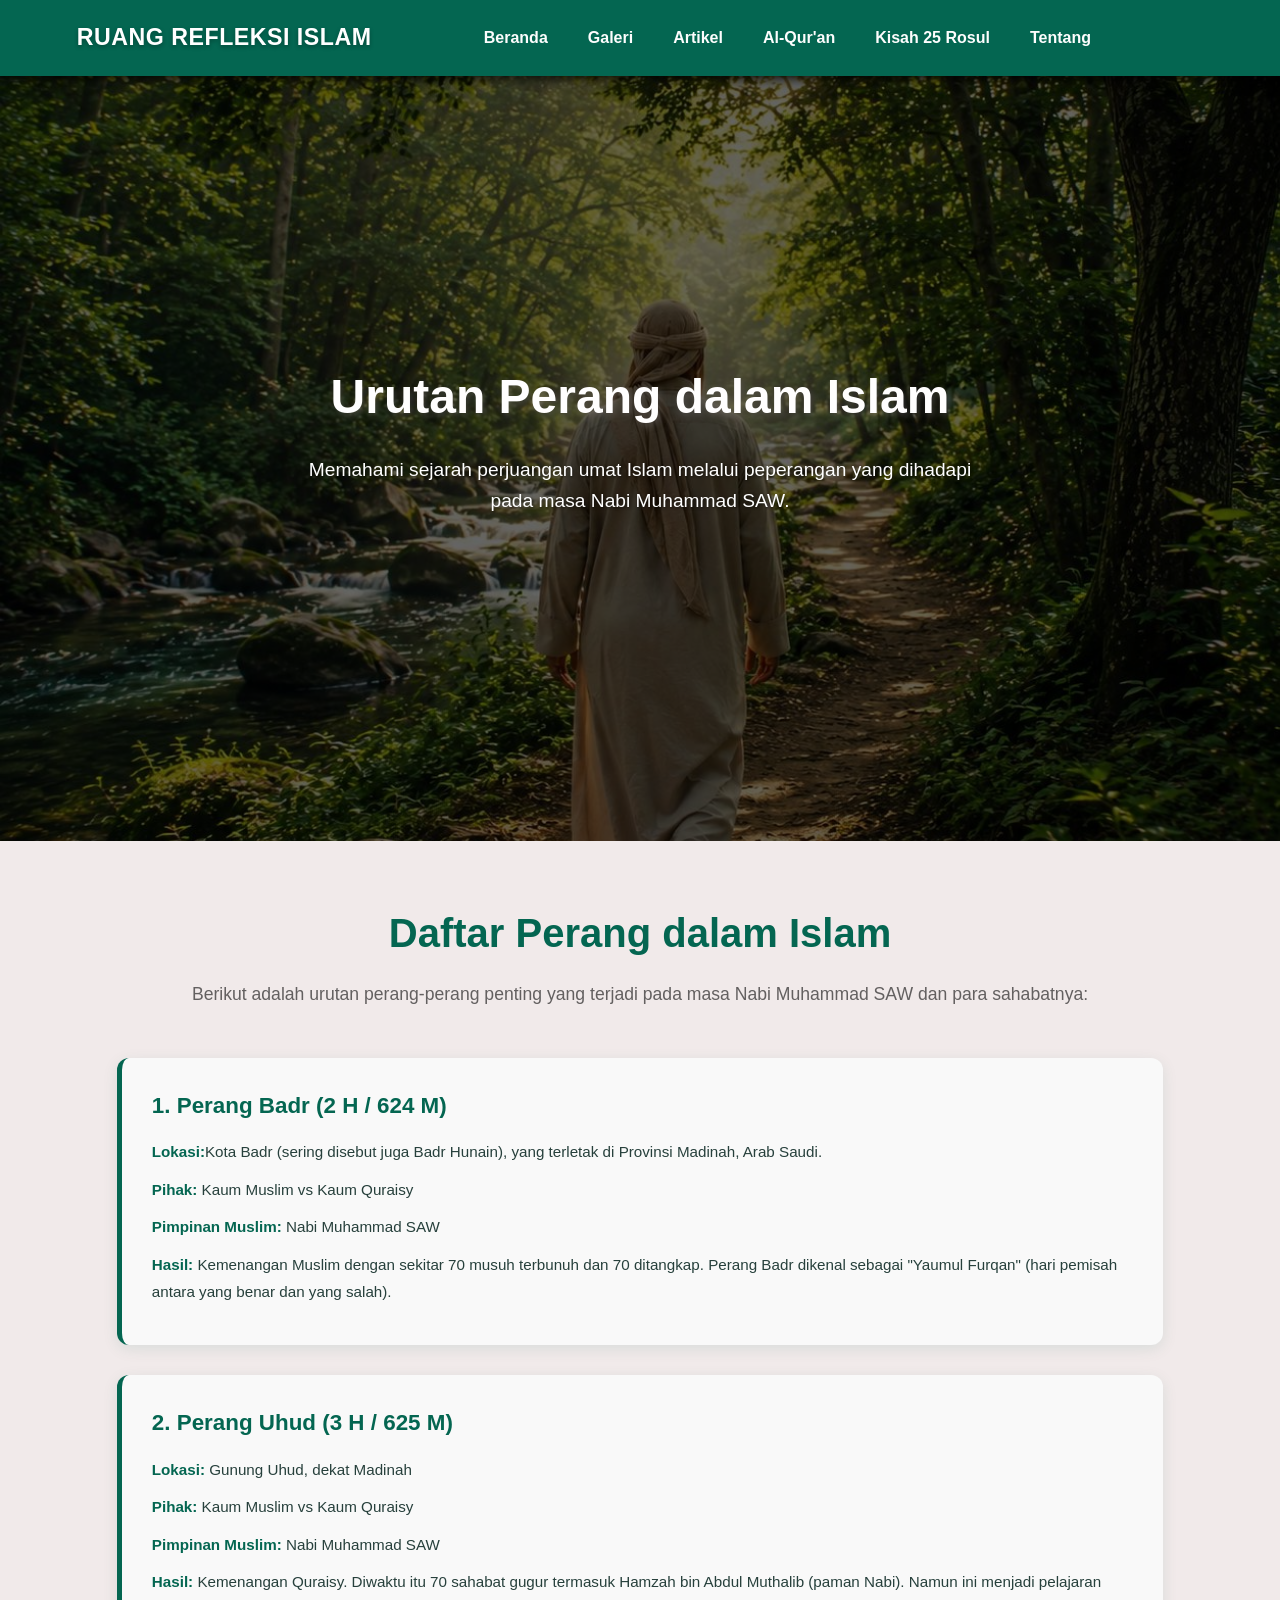
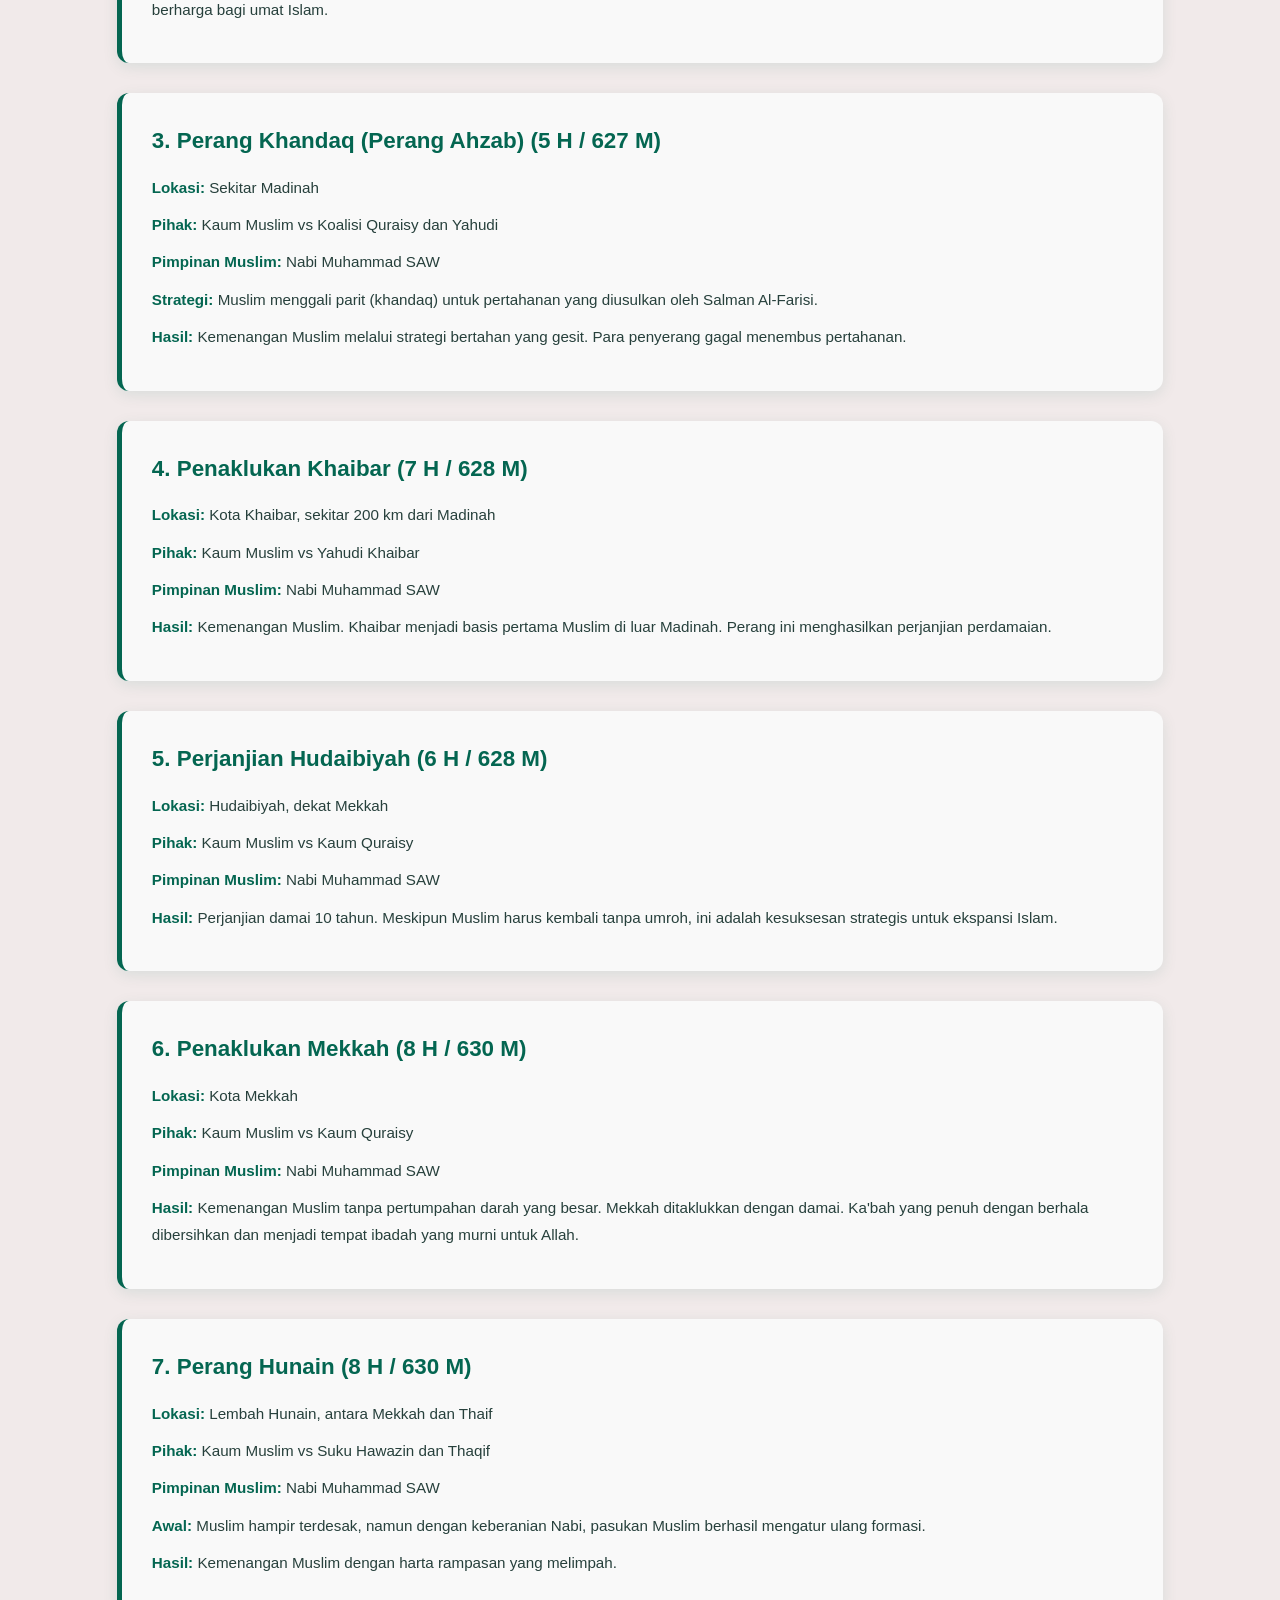
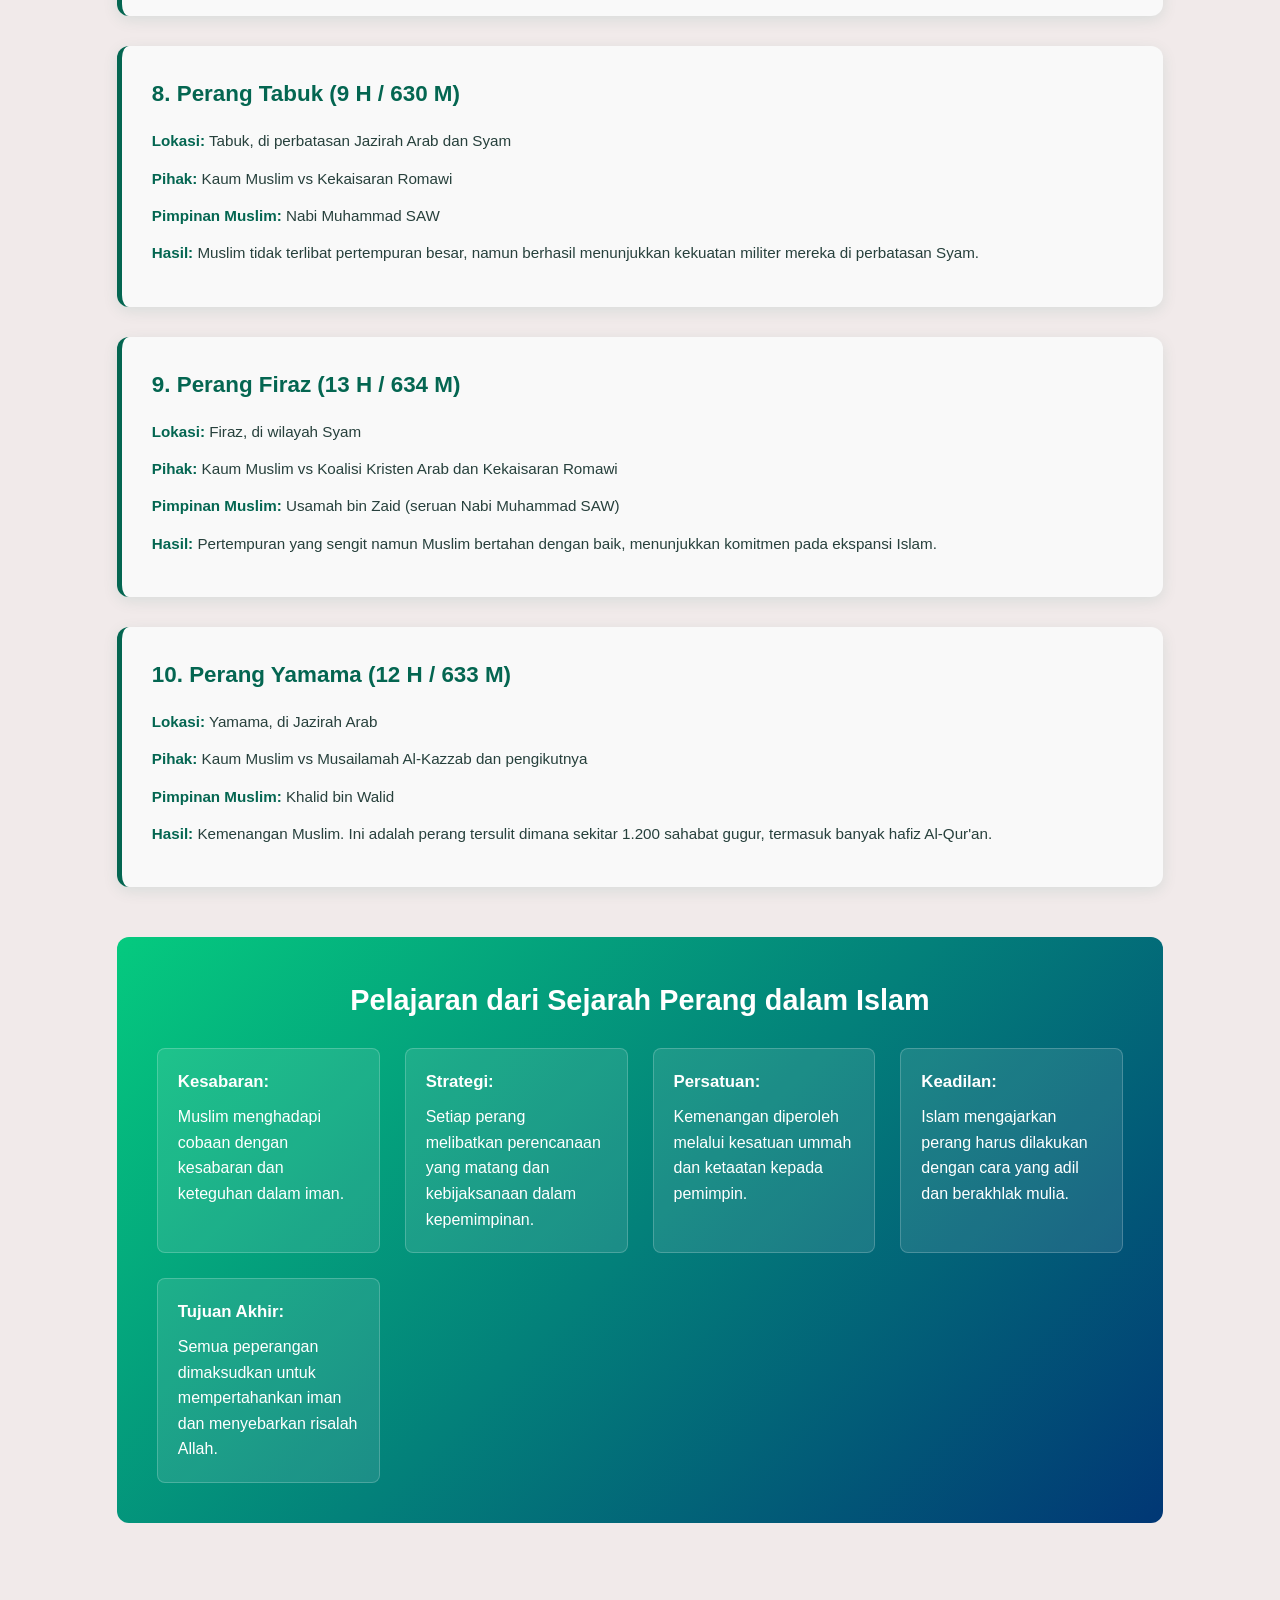
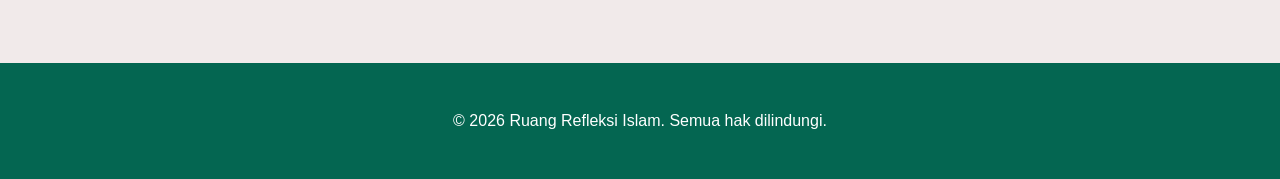
<file: perang.html>
<!DOCTYPE html>
<html lang="id">
<head>
    <meta charset="UTF-8">
    <meta name="viewport" content="width=device-width, initial-scale=1.0">
    <title>Urutan Perang dalam Islam - Ruang Refleksi Islam</title>
    <link rel="stylesheet" href="style.css">
</head>
<body>
    <header class="navbar">
        <div class="logo">RUANG REFLEKSI ISLAM</div>
        <nav>
            <ul class="nav-links">
                <li><a href="index.html">Beranda</a></li>
                <li><a href="index.html#kisi-kisi">Galeri</a></li>
                <li><a href="index.html#artikel">Artikel</a></li>
                <li><a href="quran.html">Al-Qur'an</a></li>
                <li><a href="prophets.html">Kisah 25 Rosul</a></li>
                <li><a href="#">Tentang</a></li>
            </ul>
        </nav>
        <div class="header-right">
            <div class="hamburger">
                <span class="bar"></span>
                <span class="bar"></span>
                <span class="bar"></span>
            </div>
        </div>
    </header>

    <main>
        <section class="hero">
            <div class="bg-slider">
                <div class="slide active" style="background-image: url('poto bacground/ChatGPT Image 10 Mei 2026, 12.15.00\.jpg');"></div>
                <div class="slide" style="background-image: url('poto bacground/ChatGPT Image 10 Mei 2026, 12.16.24\.jpg');"></div>
                <div class="slide" style="background-image: url('poto bacground/ChatGPT Image 10 Mei 2026, 12.22.32\.jpg');"></div>
                <div class="slide" style="background-image: url('poto bacground/ChatGPT Image 10 Mei 2026, 12.24.17\.jpg');"></div>
                <div class="slide" style="background-image: url('poto bacground/ChatGPT Image 10 Mei 2026, 12.25.48\.jpg');"></div>
                <div class="slide" style="background-image: url('poto bacground/ChatGPT Image 10 Mei 2026, 12.27.49\.jpg');"></div>
                <div class="slide" style="background-image: url('poto bacground/ChatGPT Image May 10, 2026, 12_31_59 PM\.jpg');"></div>
            </div>

            <div class="hero-content">
                <h1>Urutan Perang dalam Islam</h1>
                <p>Memahami sejarah perjuangan umat Islam melalui peperangan yang dihadapi pada masa Nabi Muhammad SAW.</p>
            </div>
        </section>

        <section class="perang-section">
            <h2>Daftar Perang dalam Islam</h2>
            <p class="subtitle">Berikut adalah urutan perang-perang penting yang terjadi pada masa Nabi Muhammad SAW dan para sahabatnya:</p>

            <div class="perang-list">
                <div class="perang-item">
                    <h3>1. Perang Badr (2 H / 624 M)</h3>
                    <p><strong>Lokasi:</strong>Kota Badr (sering disebut juga Badr Hunain), yang terletak di Provinsi Madinah, Arab Saudi.</p>
                    <p><strong>Pihak:</strong> Kaum Muslim vs Kaum Quraisy</p>
                    <p><strong>Pimpinan Muslim:</strong> Nabi Muhammad SAW</p>
                    <p><strong>Hasil:</strong> Kemenangan Muslim dengan sekitar 70 musuh terbunuh dan 70 ditangkap. Perang Badr dikenal sebagai "Yaumul Furqan" (hari pemisah antara yang benar dan yang salah).</p>
                </div>

                <div class="perang-item">
                    <h3>2. Perang Uhud (3 H / 625 M)</h3>
                    <p><strong>Lokasi:</strong> Gunung Uhud, dekat Madinah</p>
                    <p><strong>Pihak:</strong> Kaum Muslim vs Kaum Quraisy</p>
                    <p><strong>Pimpinan Muslim:</strong> Nabi Muhammad SAW</p>
                    <p><strong>Hasil:</strong> Kemenangan Quraisy. Diwaktu itu 70 sahabat gugur termasuk Hamzah bin Abdul Muthalib (paman Nabi). Namun ini menjadi pelajaran berharga bagi umat Islam.</p>
                </div>

                <div class="perang-item">
                    <h3>3. Perang Khandaq (Perang Ahzab) (5 H / 627 M)</h3>
                    <p><strong>Lokasi:</strong> Sekitar Madinah</p>
                    <p><strong>Pihak:</strong> Kaum Muslim vs Koalisi Quraisy dan Yahudi</p>
                    <p><strong>Pimpinan Muslim:</strong> Nabi Muhammad SAW</p>
                    <p><strong>Strategi:</strong> Muslim menggali parit (khandaq) untuk pertahanan yang diusulkan oleh Salman Al-Farisi.</p>
                    <p><strong>Hasil:</strong> Kemenangan Muslim melalui strategi bertahan yang gesit. Para penyerang gagal menembus pertahanan.</p>
                </div>

                <div class="perang-item">
                    <h3>4. Penaklukan Khaibar (7 H / 628 M)</h3>
                    <p><strong>Lokasi:</strong> Kota Khaibar, sekitar 200 km dari Madinah</p>
                    <p><strong>Pihak:</strong> Kaum Muslim vs Yahudi Khaibar</p>
                    <p><strong>Pimpinan Muslim:</strong> Nabi Muhammad SAW</p>
                    <p><strong>Hasil:</strong> Kemenangan Muslim. Khaibar menjadi basis pertama Muslim di luar Madinah. Perang ini menghasilkan perjanjian perdamaian.</p>
                </div>

                <div class="perang-item">
                    <h3>5. Perjanjian Hudaibiyah (6 H / 628 M)</h3>
                    <p><strong>Lokasi:</strong> Hudaibiyah, dekat Mekkah</p>
                    <p><strong>Pihak:</strong> Kaum Muslim vs Kaum Quraisy</p>
                    <p><strong>Pimpinan Muslim:</strong> Nabi Muhammad SAW</p>
                    <p><strong>Hasil:</strong> Perjanjian damai 10 tahun. Meskipun Muslim harus kembali tanpa umroh, ini adalah kesuksesan strategis untuk ekspansi Islam.</p>
                </div>

                <div class="perang-item">
                    <h3>6. Penaklukan Mekkah (8 H / 630 M)</h3>
                    <p><strong>Lokasi:</strong> Kota Mekkah</p>
                    <p><strong>Pihak:</strong> Kaum Muslim vs Kaum Quraisy</p>
                    <p><strong>Pimpinan Muslim:</strong> Nabi Muhammad SAW</p>
                    <p><strong>Hasil:</strong> Kemenangan Muslim tanpa pertumpahan darah yang besar. Mekkah ditaklukkan dengan damai. Ka'bah yang penuh dengan berhala dibersihkan dan menjadi tempat ibadah yang murni untuk Allah.</p>
                </div>

                <div class="perang-item">
                    <h3>7. Perang Hunain (8 H / 630 M)</h3>
                    <p><strong>Lokasi:</strong> Lembah Hunain, antara Mekkah dan Thaif</p>
                    <p><strong>Pihak:</strong> Kaum Muslim vs Suku Hawazin dan Thaqif</p>
                    <p><strong>Pimpinan Muslim:</strong> Nabi Muhammad SAW</p>
                    <p><strong>Awal:</strong> Muslim hampir terdesak, namun dengan keberanian Nabi, pasukan Muslim berhasil mengatur ulang formasi.</p>
                    <p><strong>Hasil:</strong> Kemenangan Muslim dengan harta rampasan yang melimpah.</p>
                </div>

                <div class="perang-item">
                    <h3>8. Perang Tabuk (9 H / 630 M)</h3>
                    <p><strong>Lokasi:</strong> Tabuk, di perbatasan Jazirah Arab dan Syam</p>
                    <p><strong>Pihak:</strong> Kaum Muslim vs Kekaisaran Romawi</p>
                    <p><strong>Pimpinan Muslim:</strong> Nabi Muhammad SAW</p>
                    <p><strong>Hasil:</strong> Muslim tidak terlibat pertempuran besar, namun berhasil menunjukkan kekuatan militer mereka di perbatasan Syam.</p>
                </div>

                <div class="perang-item">
                    <h3>9. Perang Firaz (13 H / 634 M)</h3>
                    <p><strong>Lokasi:</strong> Firaz, di wilayah Syam</p>
                    <p><strong>Pihak:</strong> Kaum Muslim vs Koalisi Kristen Arab dan Kekaisaran Romawi</p>
                    <p><strong>Pimpinan Muslim:</strong> Usamah bin Zaid (seruan Nabi Muhammad SAW)</p>
                    <p><strong>Hasil:</strong> Pertempuran yang sengit namun Muslim bertahan dengan baik, menunjukkan komitmen pada ekspansi Islam.</p>
                </div>

                <div class="perang-item">
                    <h3>10. Perang Yamama (12 H / 633 M)</h3>
                    <p><strong>Lokasi:</strong> Yamama, di Jazirah Arab</p>
                    <p><strong>Pihak:</strong> Kaum Muslim vs Musailamah Al-Kazzab dan pengikutnya</p>
                    <p><strong>Pimpinan Muslim:</strong> Khalid bin Walid</p>
                    <p><strong>Hasil:</strong> Kemenangan Muslim. Ini adalah perang tersulit dimana sekitar 1.200 sahabat gugur, termasuk banyak hafiz Al-Qur'an.</p>
                </div>
            </div>

            <div class="perang-summary">
                <h3>Pelajaran dari Sejarah Perang dalam Islam</h3>
                <ul>
                    <li><strong>Kesabaran:</strong> Muslim menghadapi cobaan dengan kesabaran dan keteguhan dalam iman.</li>
                    <li><strong>Strategi:</strong> Setiap perang melibatkan perencanaan yang matang dan kebijaksanaan dalam kepemimpinan.</li>
                    <li><strong>Persatuan:</strong> Kemenangan diperoleh melalui kesatuan ummah dan ketaatan kepada pemimpin.</li>
                    <li><strong>Keadilan:</strong> Islam mengajarkan perang harus dilakukan dengan cara yang adil dan berakhlak mulia.</li>
                    <li><strong>Tujuan Akhir:</strong> Semua peperangan dimaksudkan untuk mempertahankan iman dan menyebarkan risalah Allah.</li>
                </ul>
            </div>
        </section>

        <footer>
            <p>&copy; 2026 Ruang Refleksi Islam. Semua hak dilindungi.</p>
        </footer>
    </main>

    <script src="script.js"></script>
</body>
</html>
</file>
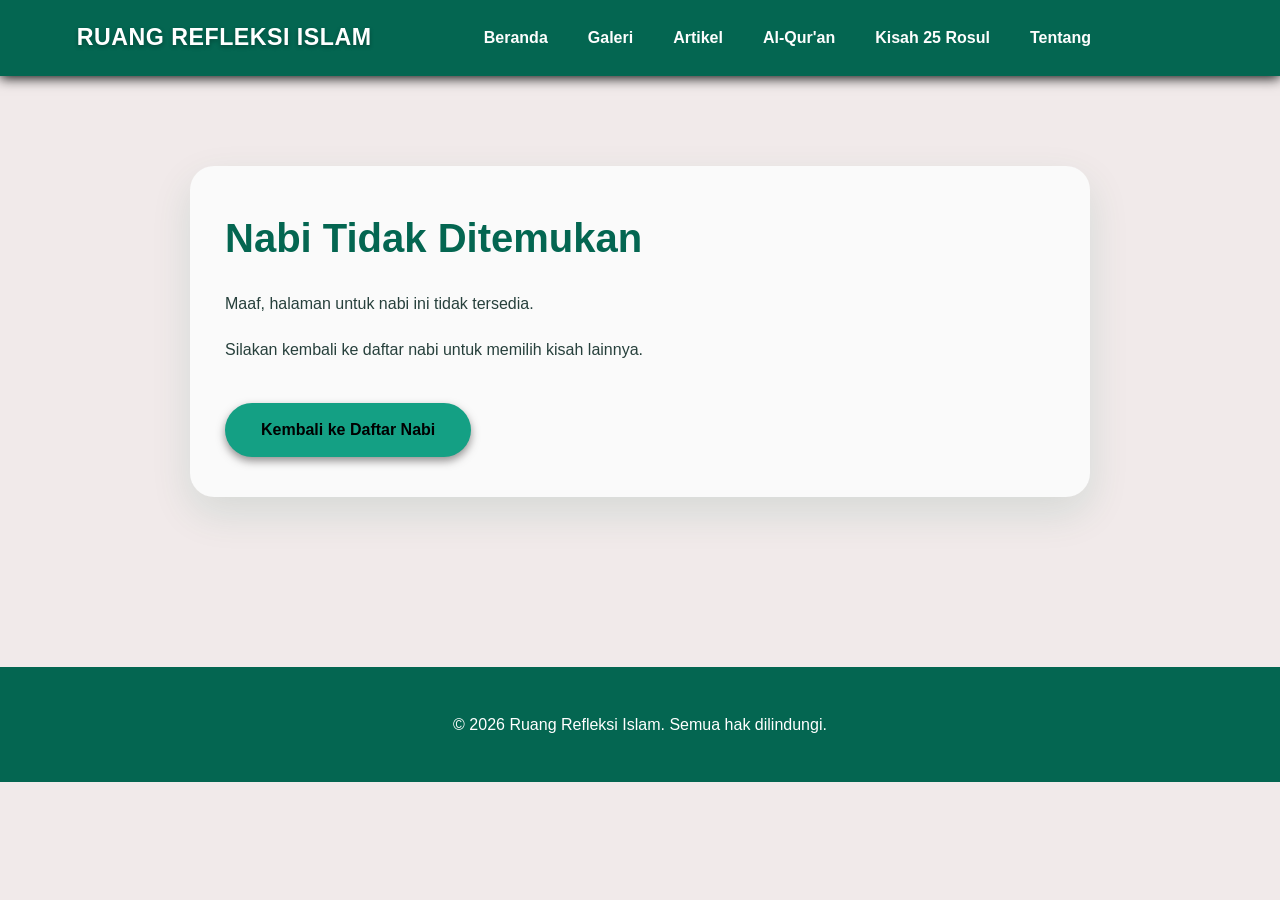
<file: prophet.html>
<!DOCTYPE html>
<html lang="id">
<head>
    <meta charset="UTF-8">
    <meta name="viewport" content="width=device-width, initial-scale=1.0">
    <title>Detail Nabi - Ruang Refleksi Islam</title>
    <link rel="stylesheet" href="style.css">
</head>
<body>
    <header class="navbar">
        <div class="logo">RUANG REFLEKSI ISLAM</div>
        <nav>
            <ul class="nav-links">
                <li><a href="index.html">Beranda</a></li>
                <li><a href="index.html#kisi-kisi">Galeri</a></li>
                <li><a href="index.html#artikel">Artikel</a></li>
                <li><a href="quran.html">Al-Qur'an</a></li>
                <li><a href="prophets.html">Kisah 25 Rosul</a></li>
                <li><a href="#">Tentang</a></li>
            </ul>
        </nav>
        <div class="header-right">
            <div class="hamburger">
                <span class="bar"></span>
                <span class="bar"></span>
                <span class="bar"></span>
            </div>
        </div>
    </header>

    <main class="prophet-detail-page">
        <section class="prophet-detail-card">
            <h1 id="prophet-name">Detail Nabi</h1>
            <p id="prophet-subtitle">Pelajari kisah dan hikmah dari para nabi yang diutus Allah SWT.</p>
            <div id="prophet-description"></div>
            <a href="prophets.html" class="btn">Kembali ke Daftar Nabi</a>
        </section>
    </main>

    <footer>
        <p>&copy; 2026 Ruang Refleksi Islam. Semua hak dilindungi.</p>
    </footer>

    <script src="script.js"></script>
</body>
</html>
</file>
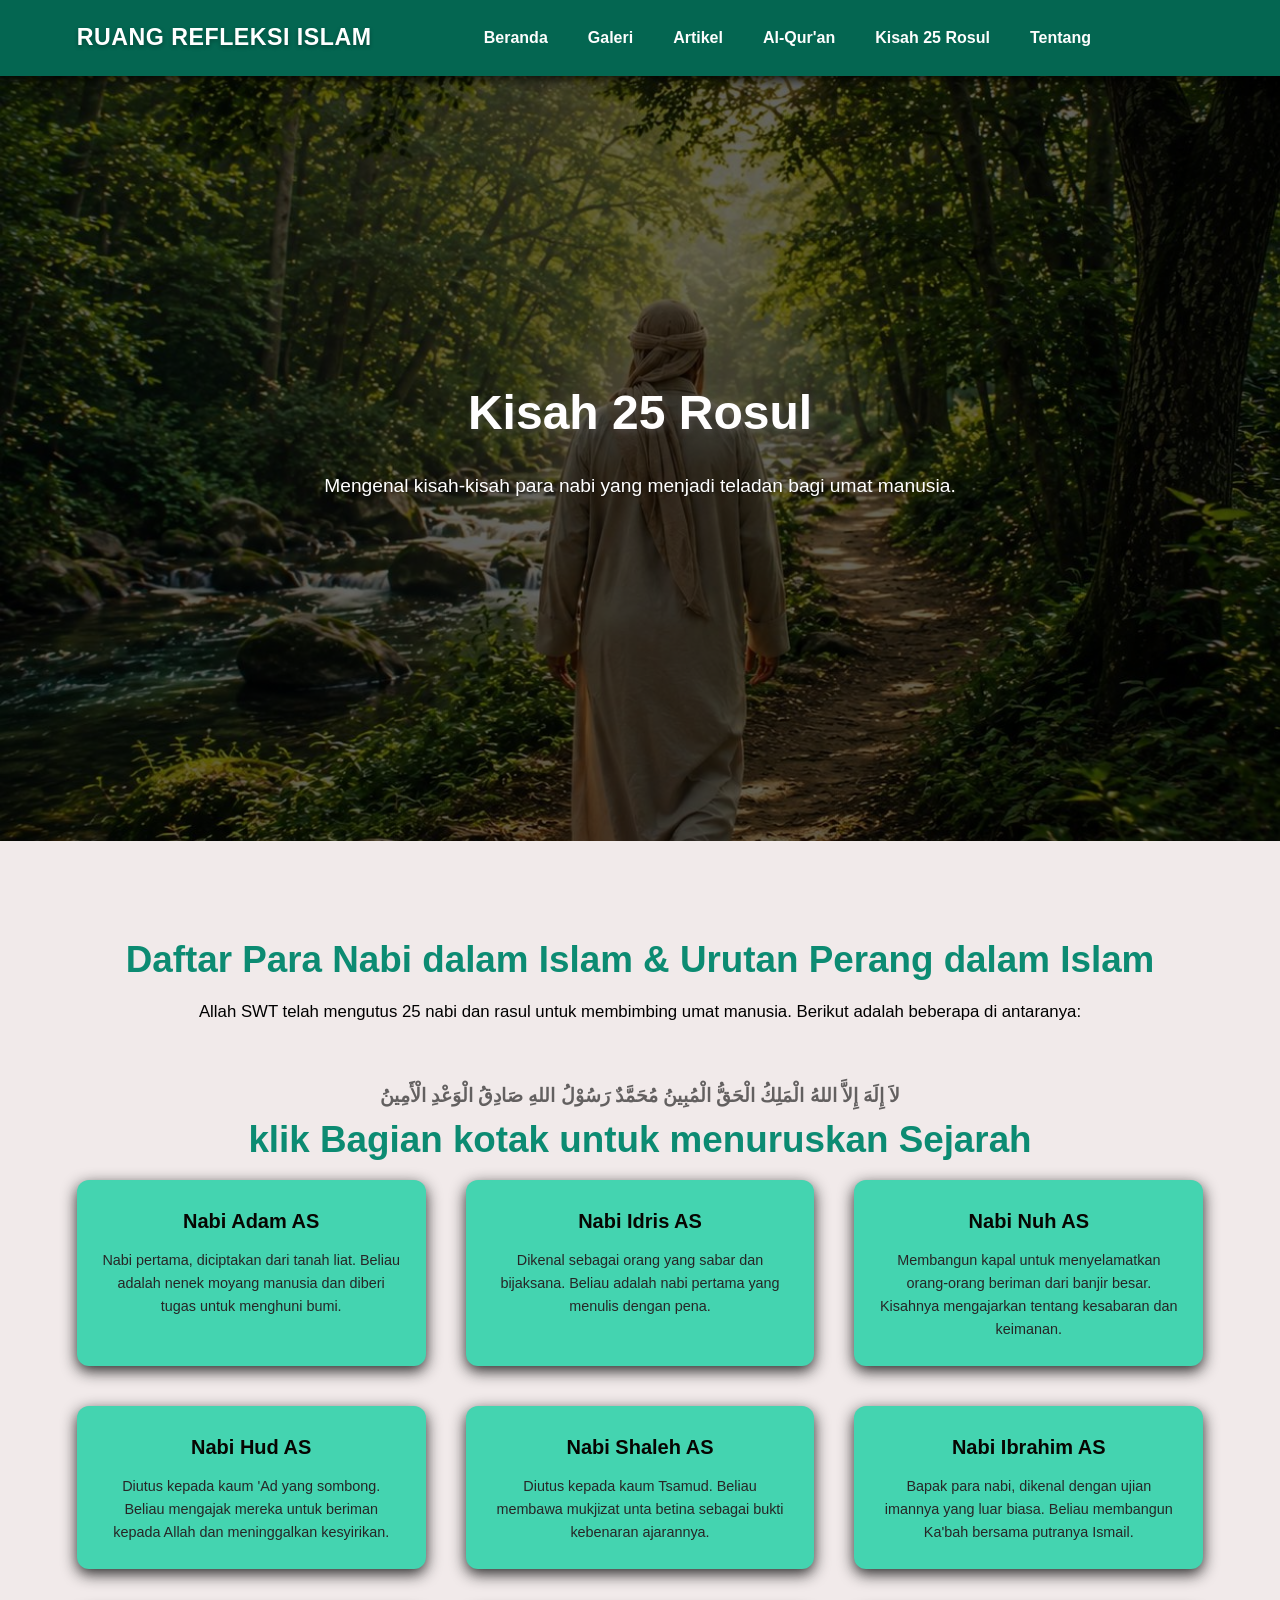
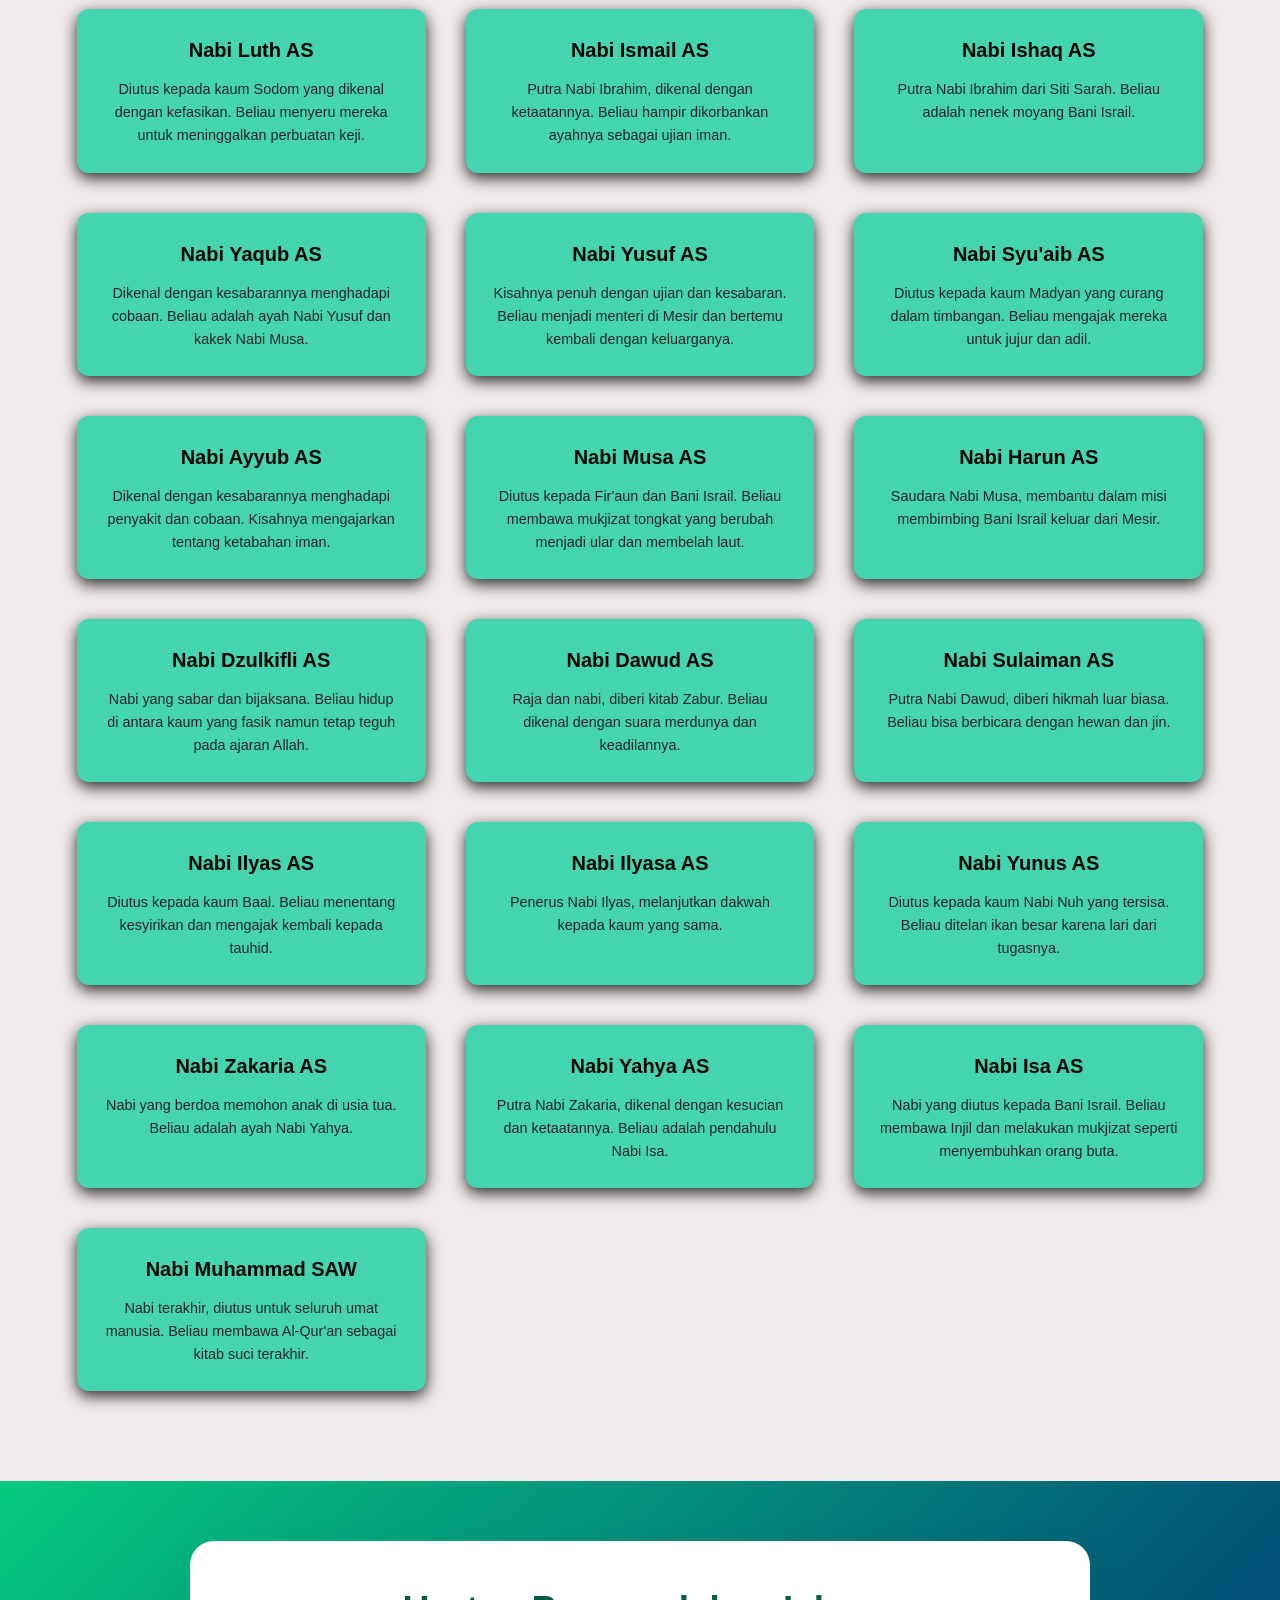
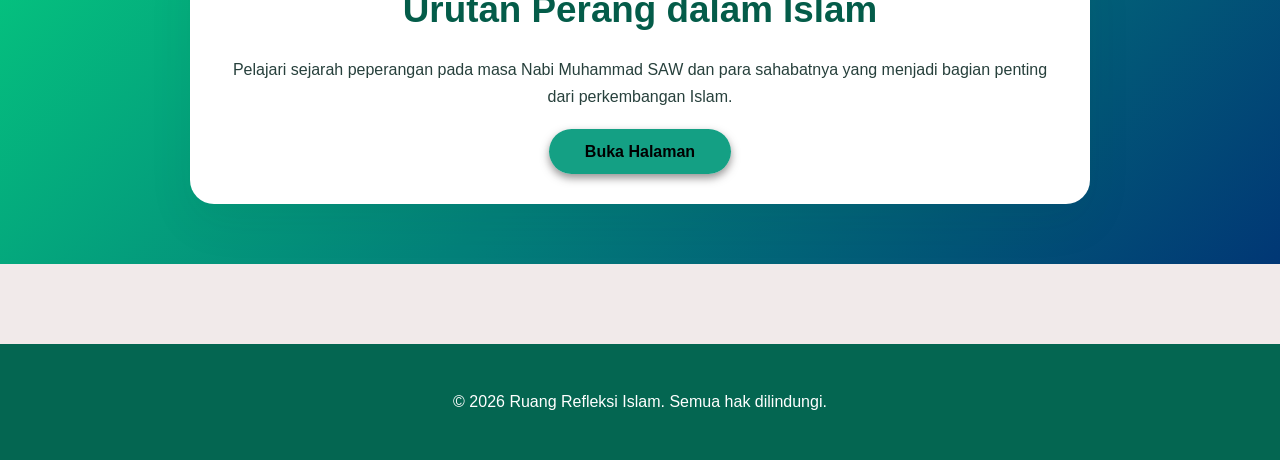
<file: prophets.html>
<!DOCTYPE html>
<html lang="id">
<head>
    <meta charset="UTF-8">
    <meta name="viewport" content="width=device-width, initial-scale=1.0">
    <title>Sejarah Para Nabi - Ruang Refleksi Islam</title>
    <link rel="stylesheet" href="style.css">
</head>
<body>
    <header class="navbar">
        <div class="logo">RUANG REFLEKSI ISLAM</div>
        <nav>
            <ul class="nav-links">
                <li><a href="index.html">Beranda</a></li>
                <li><a href="index.html#kisi-kisi">Galeri</a></li>
                <li><a href="index.html#artikel">Artikel</a></li>
                <li><a href="quran.html">Al-Qur'an</a></li>
                <li><a href="prophets.html">Kisah 25 Rosul</a></li>
                <li><a href="#">Tentang</a></li>
            </ul>
        </nav>
        <div class="header-right">
            <div class="hamburger">
                <span class="bar"></span>
                <span class="bar"></span>
                <span class="bar"></span>
            </div>
        </div>
    </header>

    <main>
        <section class="hero">
            <div class="bg-slider">
                <div class="slide active" style="background-image: url('poto bacground/ChatGPT Image 10 Mei 2026, 12.15.00\.jpg');"></div>
                <div class="slide" style="background-image: url('poto bacground/ChatGPT Image 10 Mei 2026, 12.16.24\.jpg');"></div>
                <div class="slide" style="background-image: url('poto bacground/ChatGPT Image 10 Mei 2026, 12.22.32\.jpg');"></div>
                <div class="slide" style="background-image: url('poto bacground/ChatGPT Image 10 Mei 2026, 12.24.17\.jpg');"></div>
                <div class="slide" style="background-image: url('poto bacground/ChatGPT Image 10 Mei 2026, 12.25.48\.jpg');"></div>
                <div class="slide" style="background-image: url('poto bacground/ChatGPT Image 10 Mei 2026, 12.27.49\.jpg');"></div>
                <div class="slide" style="background-image: url('poto bacground/ChatGPT Image May 10, 2026, 12_31_59 PM\.jpg');"></div>
            </div>

            <div class="hero-content">
                <h1>Kisah 25 Rosul</h1>
                <p>Mengenal kisah-kisah para nabi yang menjadi teladan bagi umat manusia.</p>
            </div>
        </section>

        <section class="prophets-section">
            <h2>Daftar Para Nabi dalam Islam & Urutan Perang dalam Islam</h2>
            <p class="subtitle">Allah SWT telah mengutus 25 nabi dan rasul untuk membimbing umat manusia. Berikut adalah beberapa di antaranya:</p>
            <h3>لاَ إِلَهَ إِلاَّ اللهُ الْمَلِكُ الْحَقُّ الْمُبِينُ مُحَمَّدٌ رَسُوْلُ اللهِ صَادِقُ الْوَعْدِ الْأَمِينُ</h3>
            <h2>klik Bagian kotak untuk menuruskan Sejarah</h2>

            <div class="prophets-grid">
                <a class="prophet-card" href="prophet.html?name=adam">
                    <h3>Nabi Adam AS</h3>
                    <p>Nabi pertama, diciptakan dari tanah liat. Beliau adalah nenek moyang manusia dan diberi tugas untuk menghuni bumi.</p>
                </a>

                <a class="prophet-card" href="prophet.html?name=idris">
                    <h3>Nabi Idris AS</h3>
                    <p>Dikenal sebagai orang yang sabar dan bijaksana. Beliau adalah nabi pertama yang menulis dengan pena.</p>
                </a>

                <a class="prophet-card" href="prophet.html?name=nuh">
                    <h3>Nabi Nuh AS</h3>
                    <p>Membangun kapal untuk menyelamatkan orang-orang beriman dari banjir besar. Kisahnya mengajarkan tentang kesabaran dan keimanan.</p>
                </a>

                <a class="prophet-card" href="prophet.html?name=hud">
                    <h3>Nabi Hud AS</h3>
                    <p>Diutus kepada kaum 'Ad yang sombong. Beliau mengajak mereka untuk beriman kepada Allah dan meninggalkan kesyirikan.</p>
                </a>

                <a class="prophet-card" href="prophet.html?name=shaleh">
                    <h3>Nabi Shaleh AS</h3>
                    <p>Diutus kepada kaum Tsamud. Beliau membawa mukjizat unta betina sebagai bukti kebenaran ajarannya.</p>
                </a>

                <a class="prophet-card" href="prophet.html?name=ibrahim">
                    <h3>Nabi Ibrahim AS</h3>
                    <p>Bapak para nabi, dikenal dengan ujian imannya yang luar biasa. Beliau membangun Ka'bah bersama putranya Ismail.</p>
                </a>

                <a class="prophet-card" href="prophet.html?name=luth">
                    <h3>Nabi Luth AS</h3>
                    <p>Diutus kepada kaum Sodom yang dikenal dengan kefasikan. Beliau menyeru mereka untuk meninggalkan perbuatan keji.</p>
                </a>

                <a class="prophet-card" href="prophet.html?name=ismail">
                    <h3>Nabi Ismail AS</h3>
                    <p>Putra Nabi Ibrahim, dikenal dengan ketaatannya. Beliau hampir dikorbankan ayahnya sebagai ujian iman.</p>
                </a>

                <a class="prophet-card" href="prophet.html?name=ishaq">
                    <h3>Nabi Ishaq AS</h3>
                    <p>Putra Nabi Ibrahim dari Siti Sarah. Beliau adalah nenek moyang Bani Israil.</p>
                </a>

                <a class="prophet-card" href="prophet.html?name=yaqub">
                    <h3>Nabi Yaqub AS</h3>
                    <p>Dikenal dengan kesabarannya menghadapi cobaan. Beliau adalah ayah Nabi Yusuf dan kakek Nabi Musa.</p>
                </a>

                <a class="prophet-card" href="prophet.html?name=yusuf">
                    <h3>Nabi Yusuf AS</h3>
                    <p>Kisahnya penuh dengan ujian dan kesabaran. Beliau menjadi menteri di Mesir dan bertemu kembali dengan keluarganya.</p>
                </a>

                <a class="prophet-card" href="prophet.html?name=syuaib">
                    <h3>Nabi Syu'aib AS</h3>
                    <p>Diutus kepada kaum Madyan yang curang dalam timbangan. Beliau mengajak mereka untuk jujur dan adil.</p>
                </a>

                <a class="prophet-card" href="prophet.html?name=ayyub">
                    <h3>Nabi Ayyub AS</h3>
                    <p>Dikenal dengan kesabarannya menghadapi penyakit dan cobaan. Kisahnya mengajarkan tentang ketabahan iman.</p>
                </a>

                <a class="prophet-card" href="prophet.html?name=musa">
                    <h3>Nabi Musa AS</h3>
                    <p>Diutus kepada Fir'aun dan Bani Israil. Beliau membawa mukjizat tongkat yang berubah menjadi ular dan membelah laut.</p>
                </a>

                <a class="prophet-card" href="prophet.html?name=harun">
                    <h3>Nabi Harun AS</h3>
                    <p>Saudara Nabi Musa, membantu dalam misi membimbing Bani Israil keluar dari Mesir.</p>
                </a>

                <a class="prophet-card" href="prophet.html?name=dhulkifli">
                    <h3>Nabi Dzulkifli AS</h3>
                    <p>Nabi yang sabar dan bijaksana. Beliau hidup di antara kaum yang fasik namun tetap teguh pada ajaran Allah.</p>
                </a>

                <a class="prophet-card" href="prophet.html?name=dawud">
                    <h3>Nabi Dawud AS</h3>
                    <p>Raja dan nabi, diberi kitab Zabur. Beliau dikenal dengan suara merdunya dan keadilannya.</p>
                </a>

                <a class="prophet-card" href="prophet.html?name=sulaiman">
                    <h3>Nabi Sulaiman AS</h3>
                    <p>Putra Nabi Dawud, diberi hikmah luar biasa. Beliau bisa berbicara dengan hewan dan jin.</p>
                </a>

                <a class="prophet-card" href="prophet.html?name=ilyas">
                    <h3>Nabi Ilyas AS</h3>
                    <p>Diutus kepada kaum Baal. Beliau menentang kesyirikan dan mengajak kembali kepada tauhid.</p>
                </a>

                <a class="prophet-card" href="prophet.html?name=ilyasa">
                    <h3>Nabi Ilyasa AS</h3>
                    <p>Penerus Nabi Ilyas, melanjutkan dakwah kepada kaum yang sama.</p>
                </a>

                <a class="prophet-card" href="prophet.html?name=yunus">
                    <h3>Nabi Yunus AS</h3>
                    <p>Diutus kepada kaum Nabi Nuh yang tersisa. Beliau ditelan ikan besar karena lari dari tugasnya.</p>
                </a>

                <a class="prophet-card" href="prophet.html?name=zakaria">
                    <h3>Nabi Zakaria AS</h3>
                    <p>Nabi yang berdoa memohon anak di usia tua. Beliau adalah ayah Nabi Yahya.</p>
                </a>

                <a class="prophet-card" href="prophet.html?name=yahya">
                    <h3>Nabi Yahya AS</h3>
                    <p>Putra Nabi Zakaria, dikenal dengan kesucian dan ketaatannya. Beliau adalah pendahulu Nabi Isa.</p>
                </a>

                <a class="prophet-card" href="prophet.html?name=isa">
                    <h3>Nabi Isa AS</h3>
                    <p>Nabi yang diutus kepada Bani Israil. Beliau membawa Injil dan melakukan mukjizat seperti menyembuhkan orang buta.</p>
                </a>

                <a class="prophet-card" href="prophet.html?name=muhammad">
                    <h3>Nabi Muhammad SAW</h3>
                    <p>Nabi terakhir, diutus untuk seluruh umat manusia. Beliau membawa Al-Qur'an sebagai kitab suci terakhir.</p>
                </a>
            </div>
        </section>

        <section class="perang-feature">
            <div class="perang-card">
                <h2>Urutan Perang dalam Islam</h2>
                <p>Pelajari sejarah peperangan pada masa Nabi Muhammad SAW dan para sahabatnya yang menjadi bagian penting dari perkembangan Islam.</p>
                <a href="perang.html" class="btn">Buka Halaman</a>
            </div>
        </section>
    </main>

    <footer>
        <p>&copy; 2026 Ruang Refleksi Islam. Semua hak dilindungi.</p>
    </footer>

    <script src="script.js"></script>
</body>
</html>
</file>
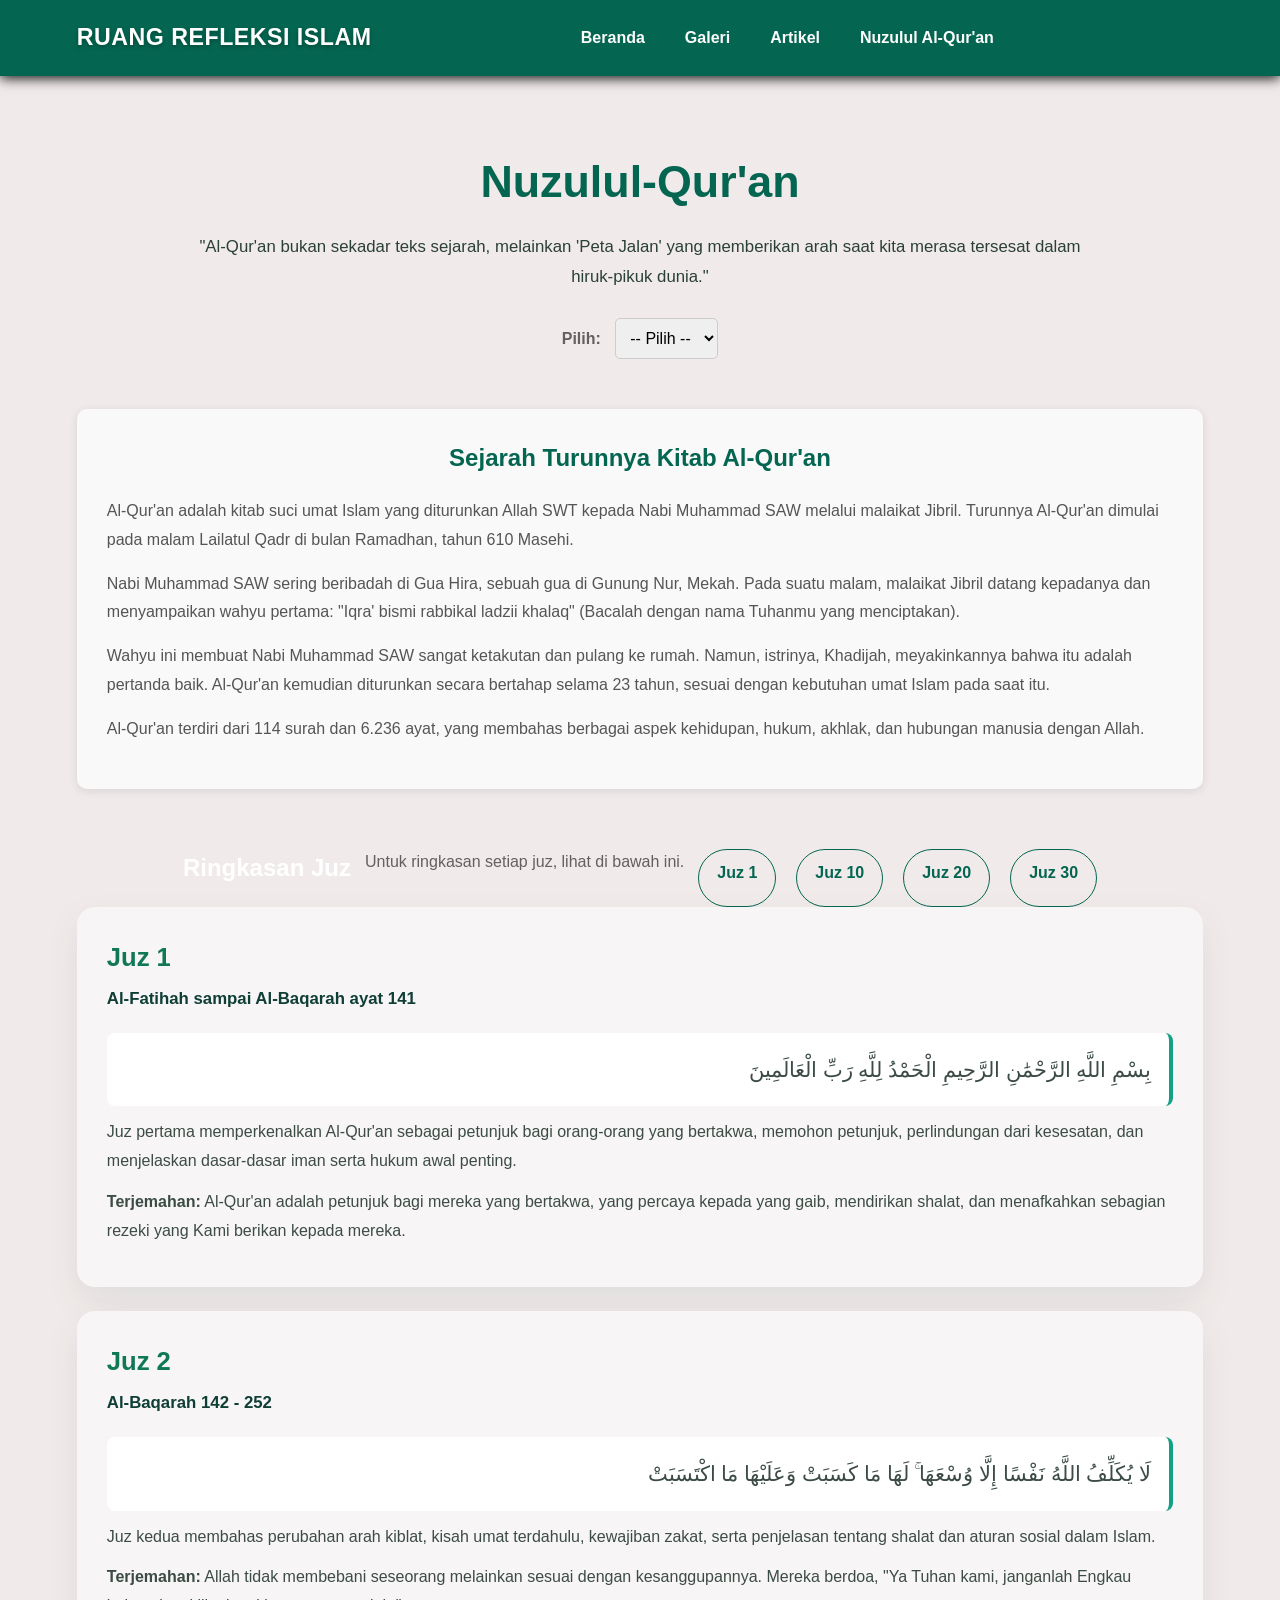
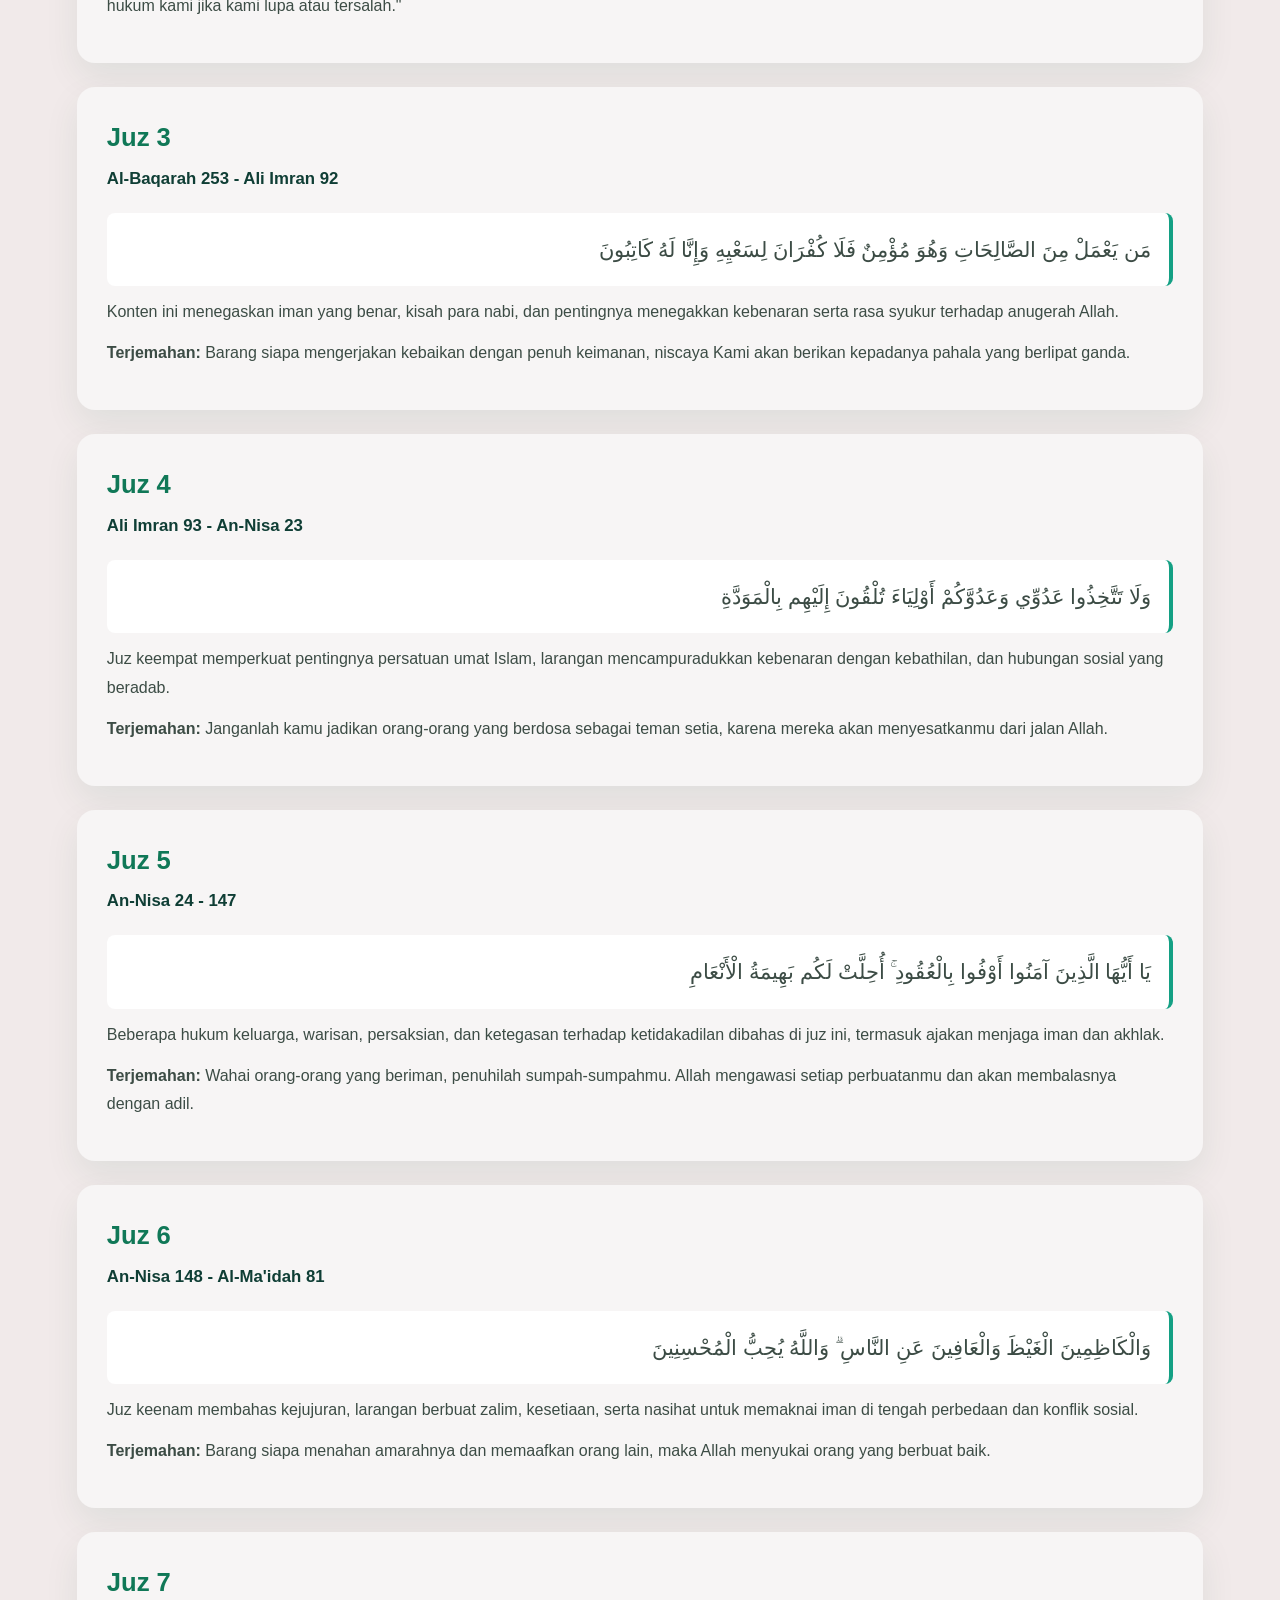
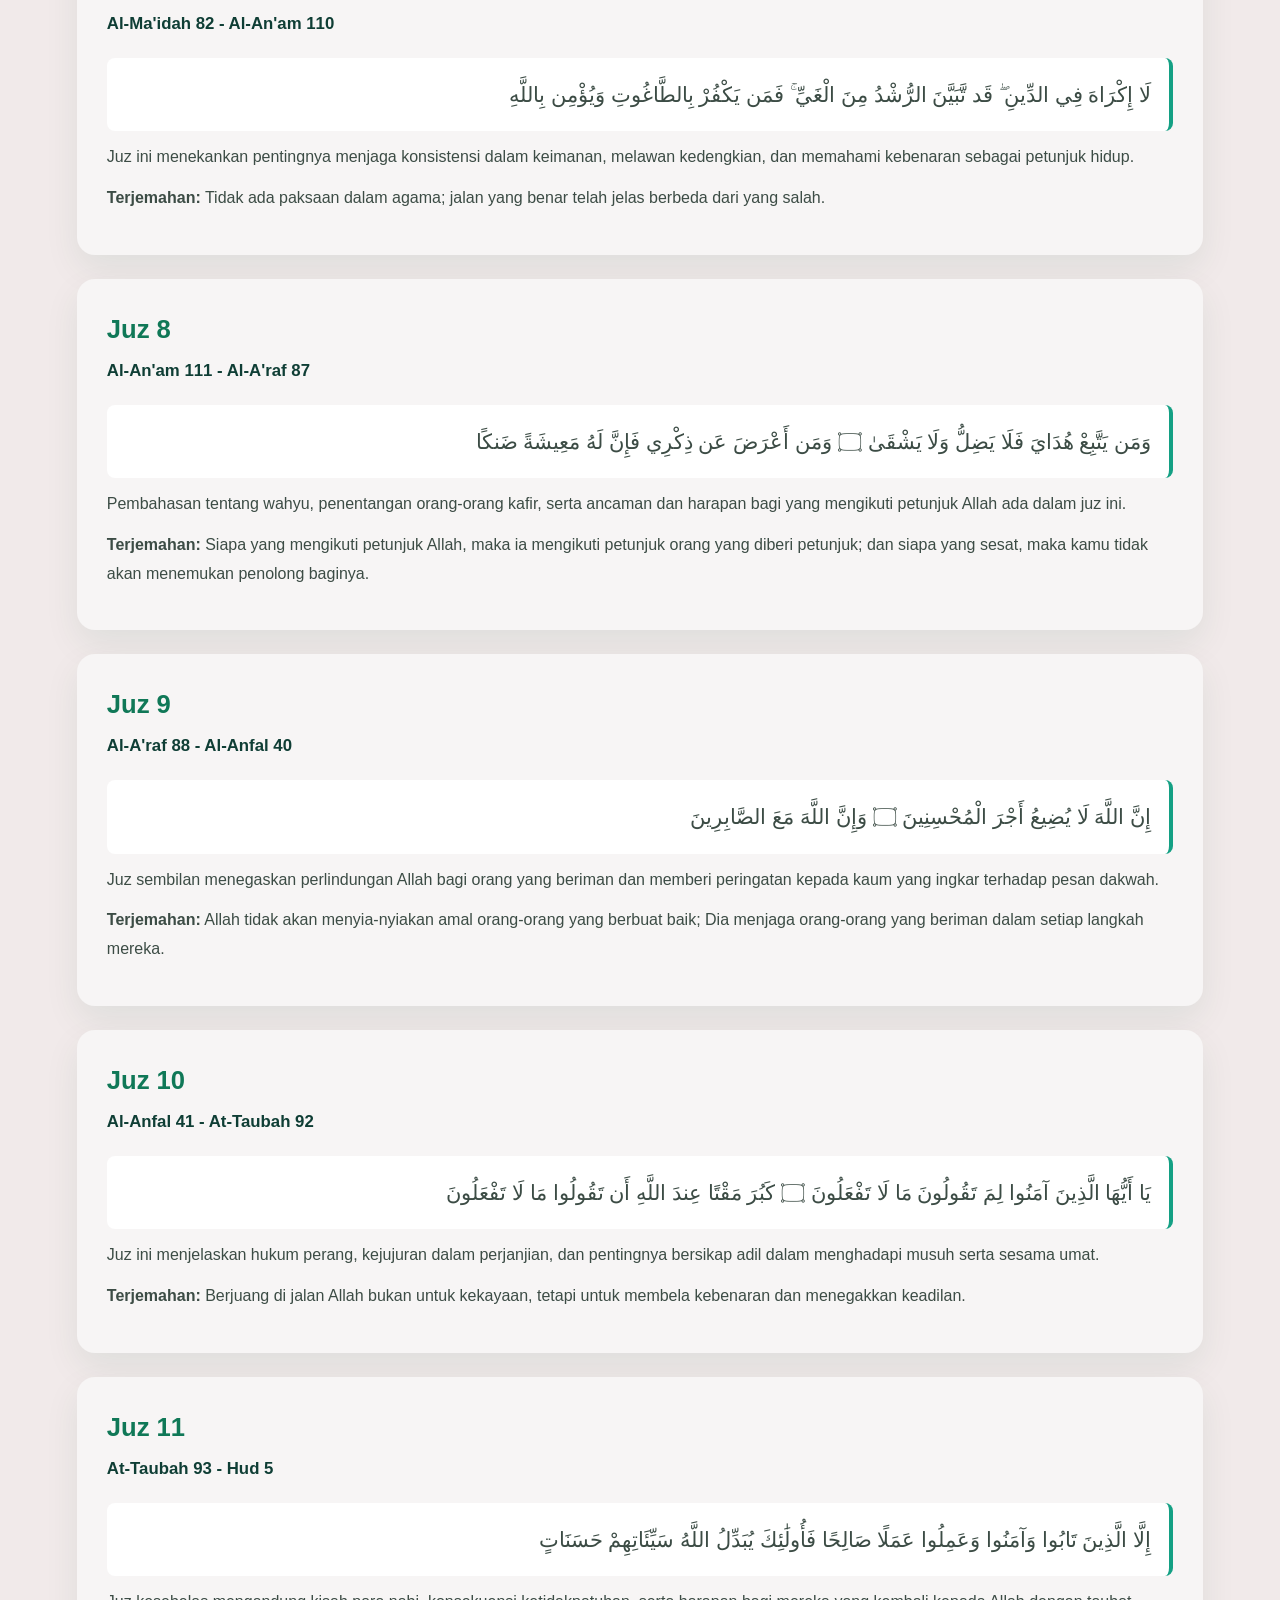
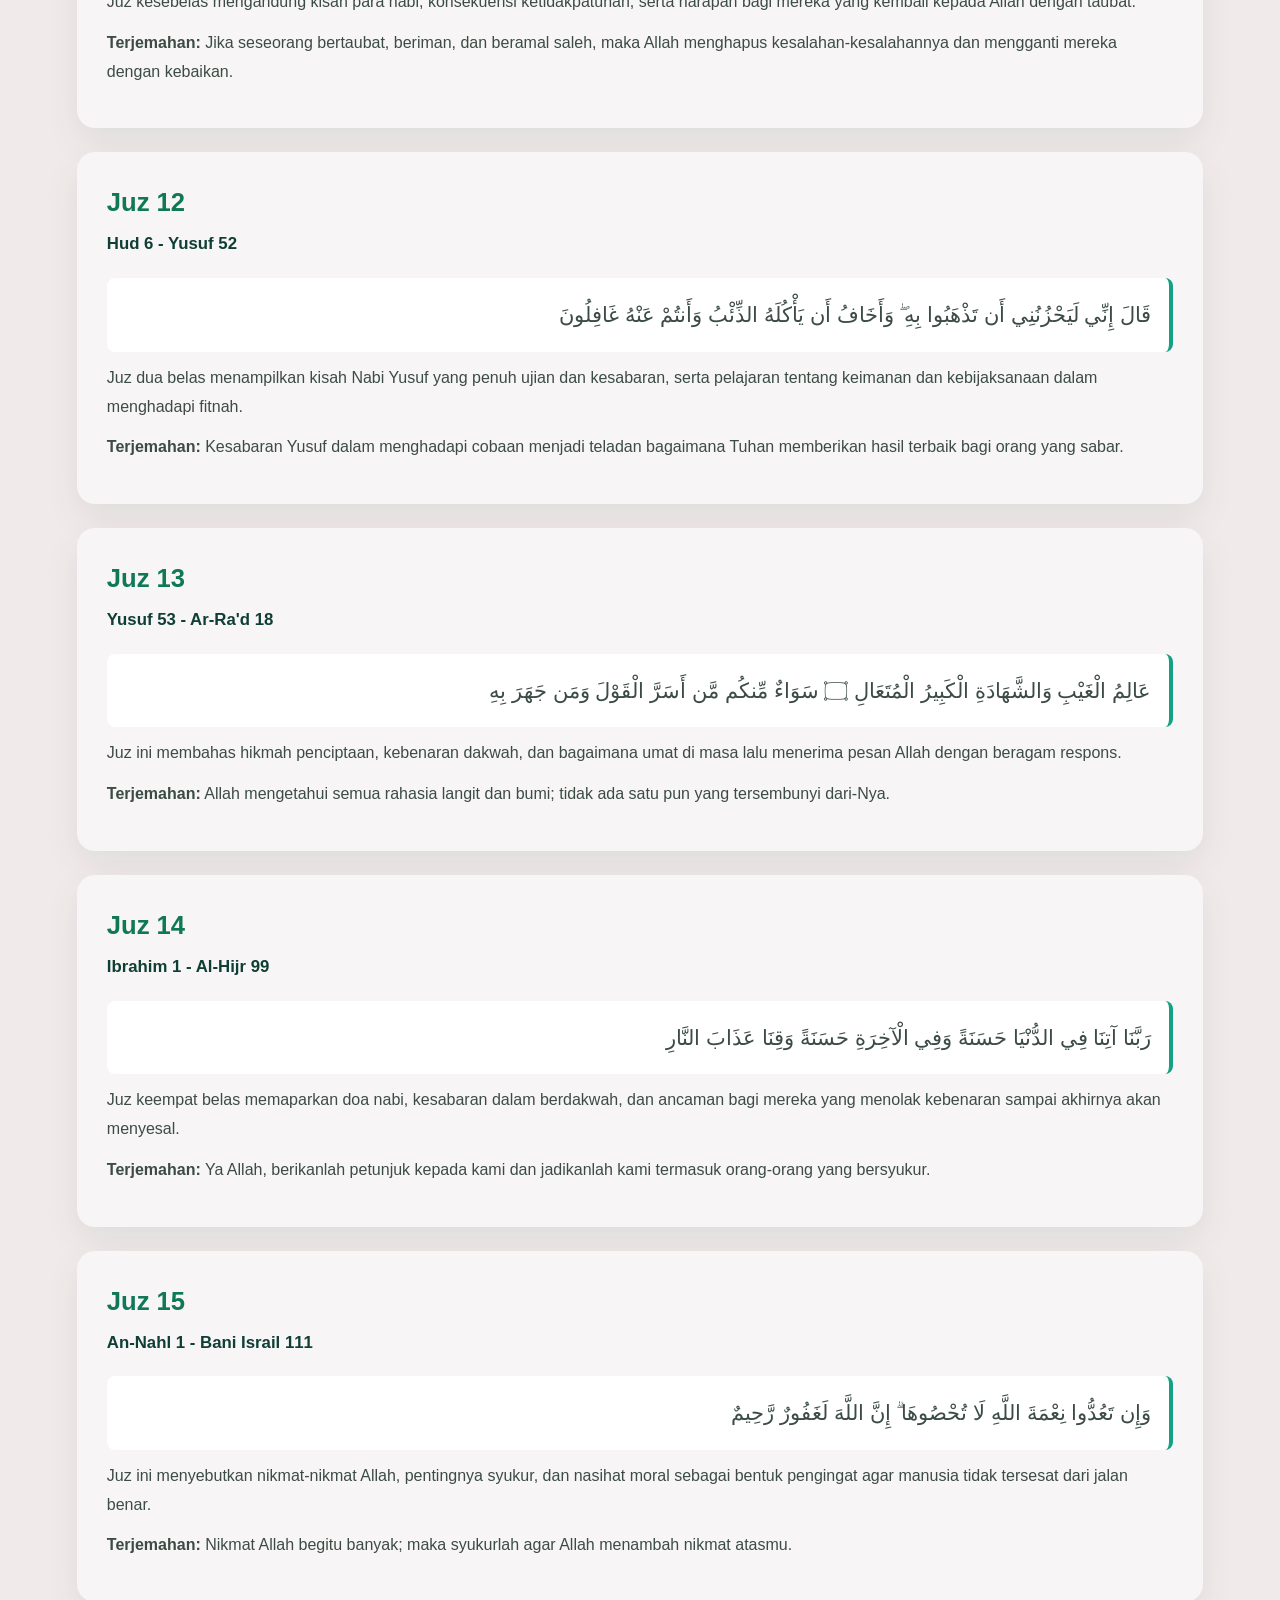
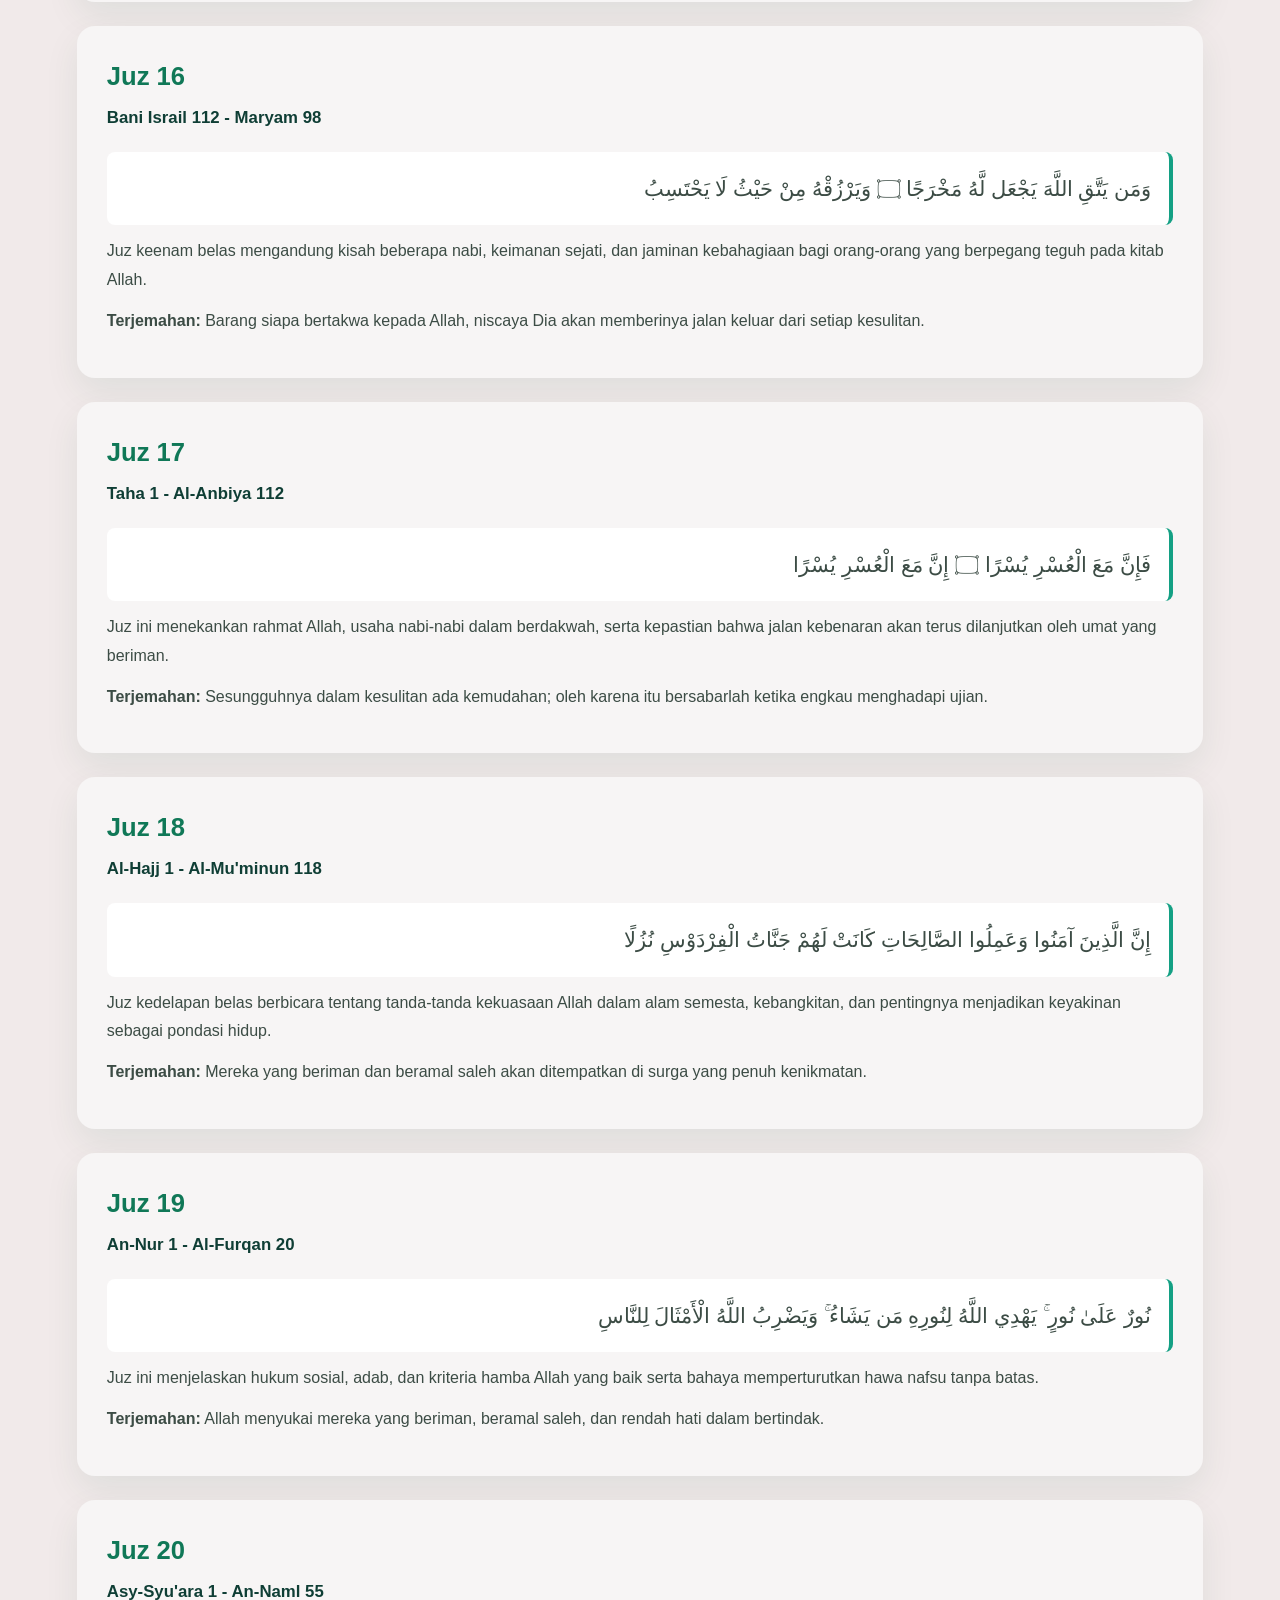
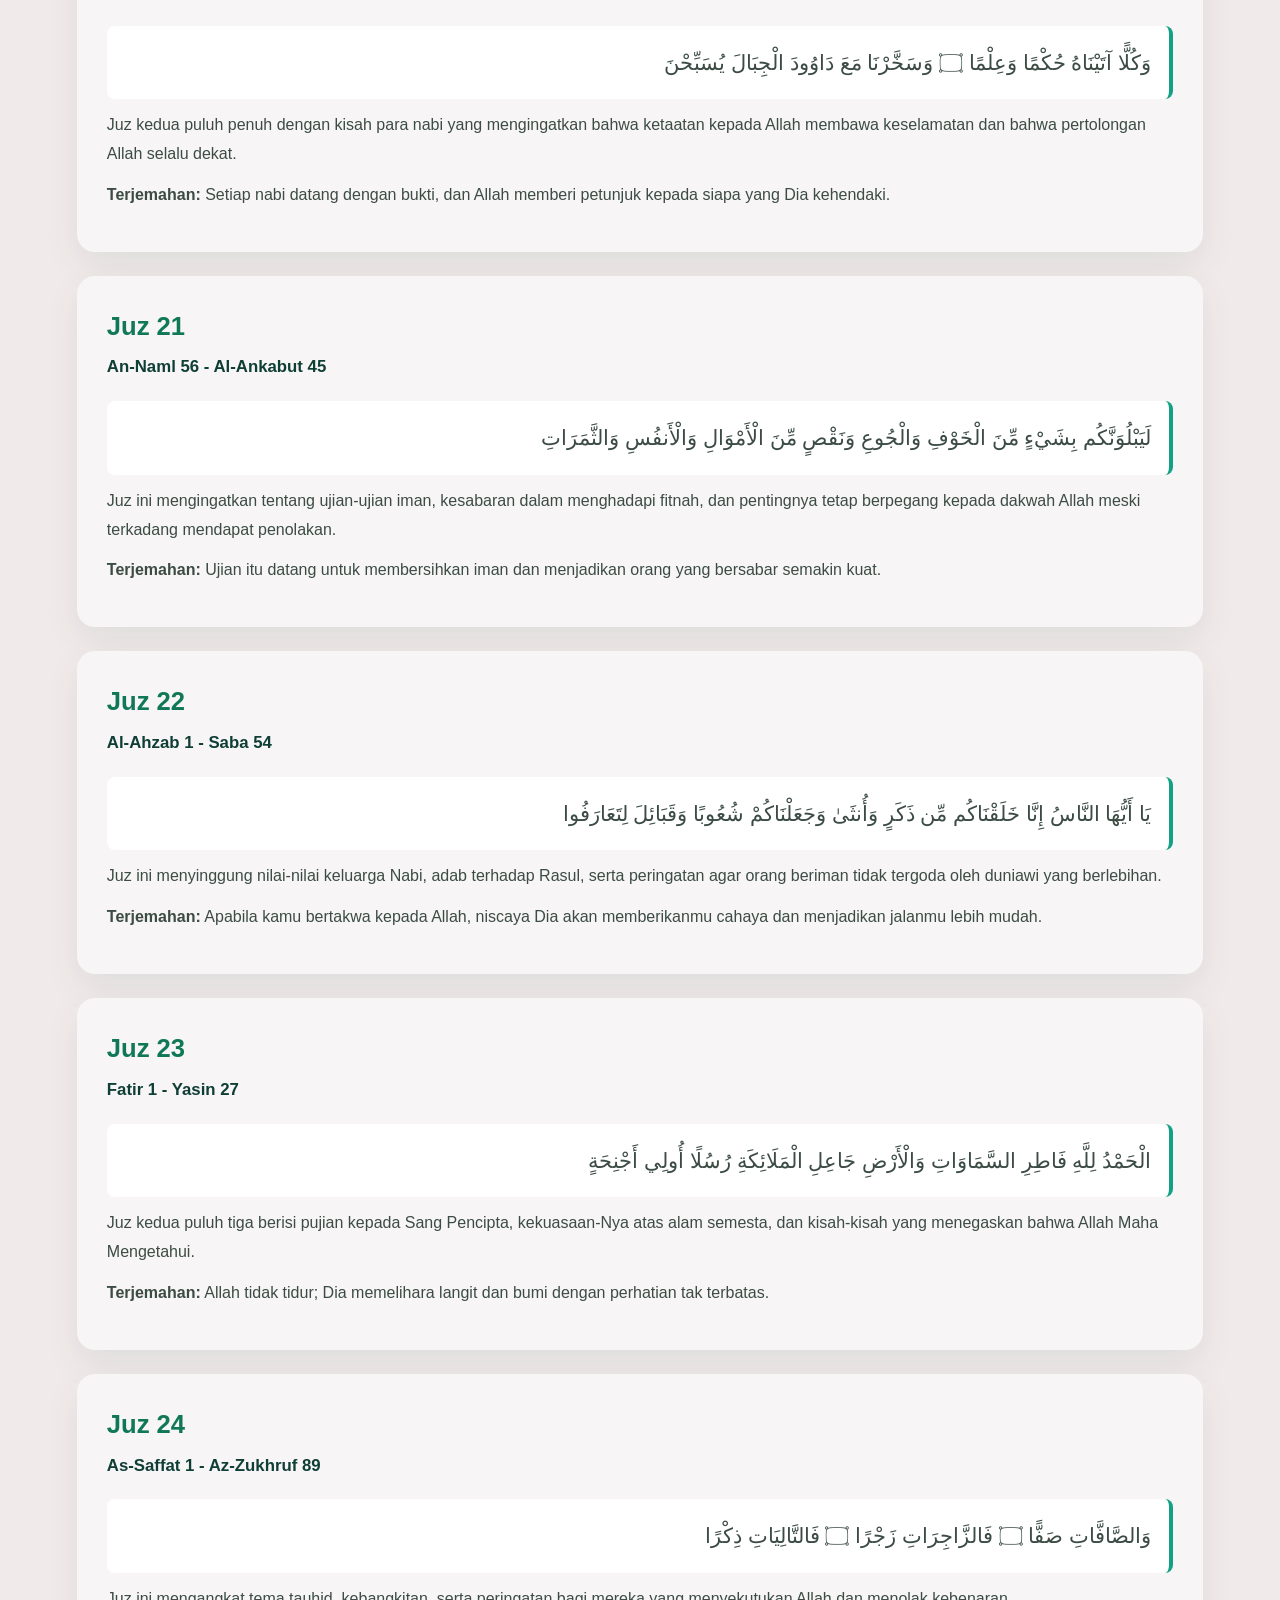
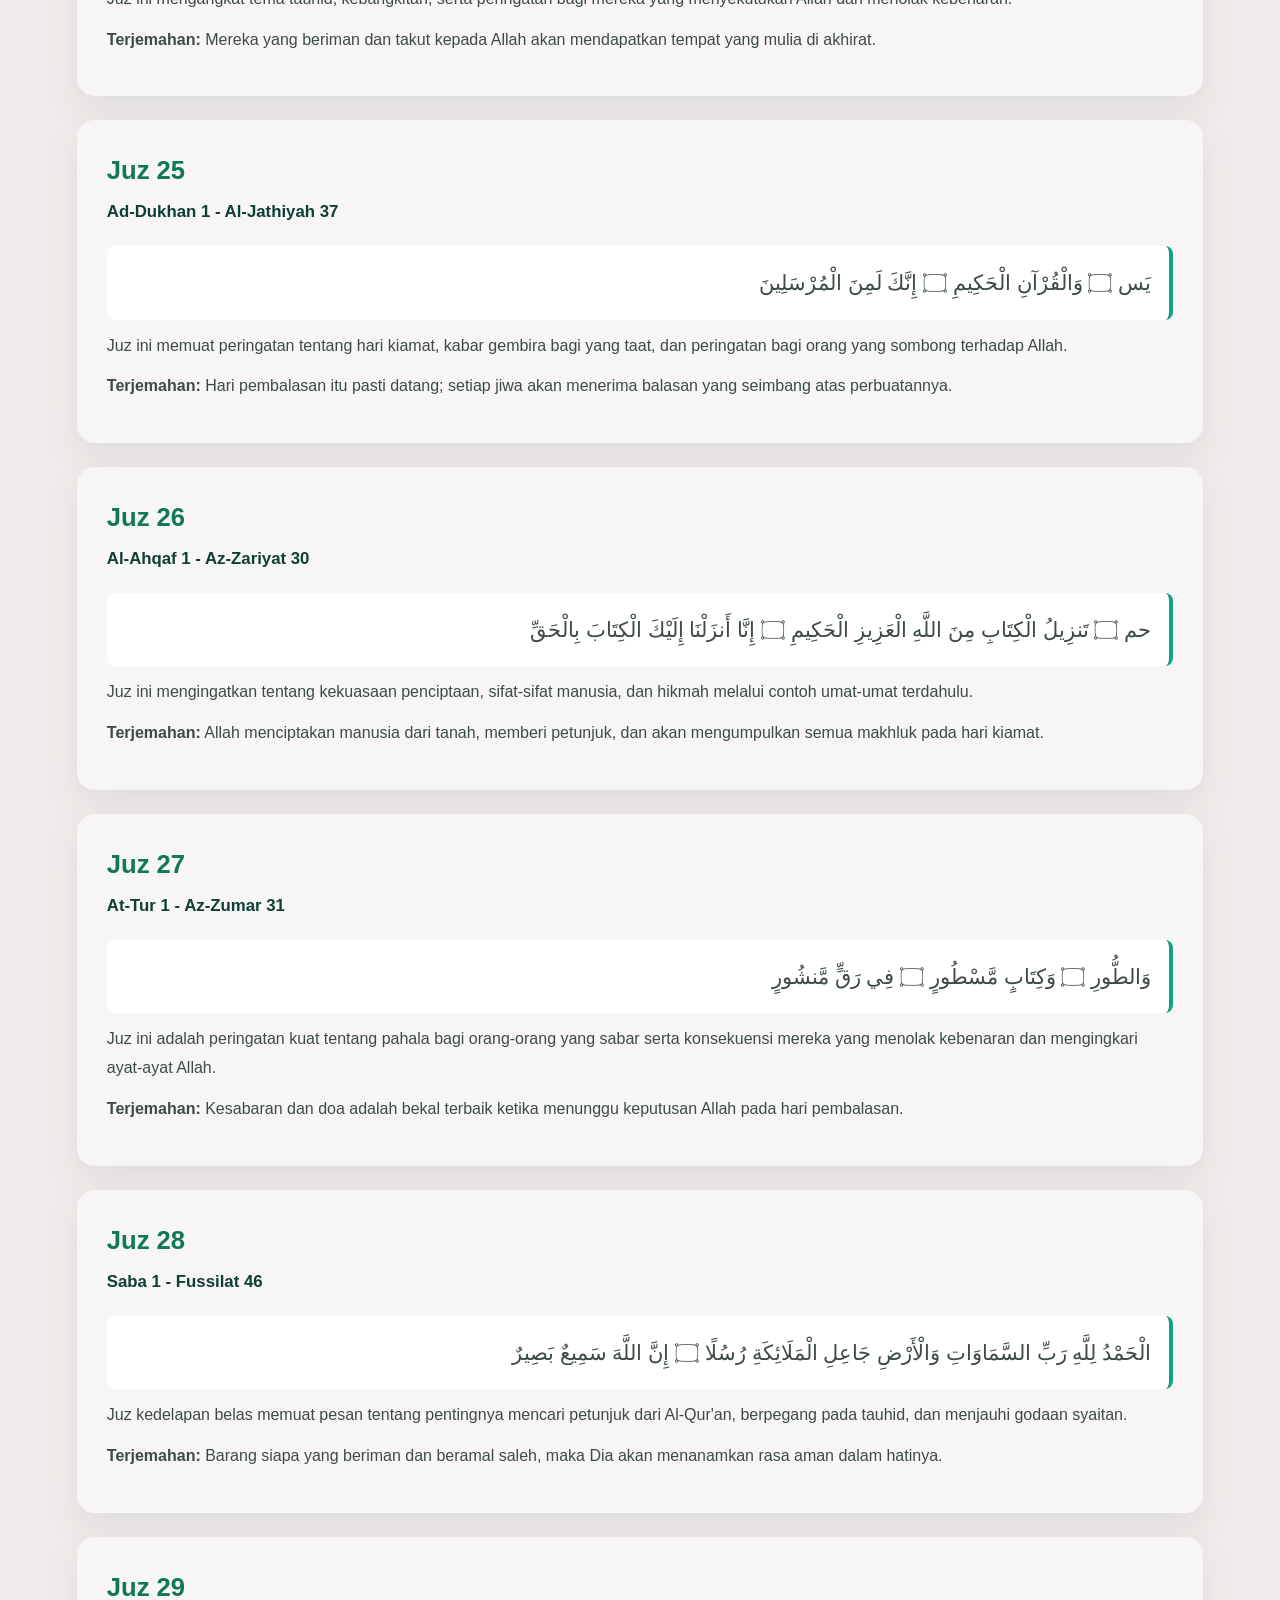
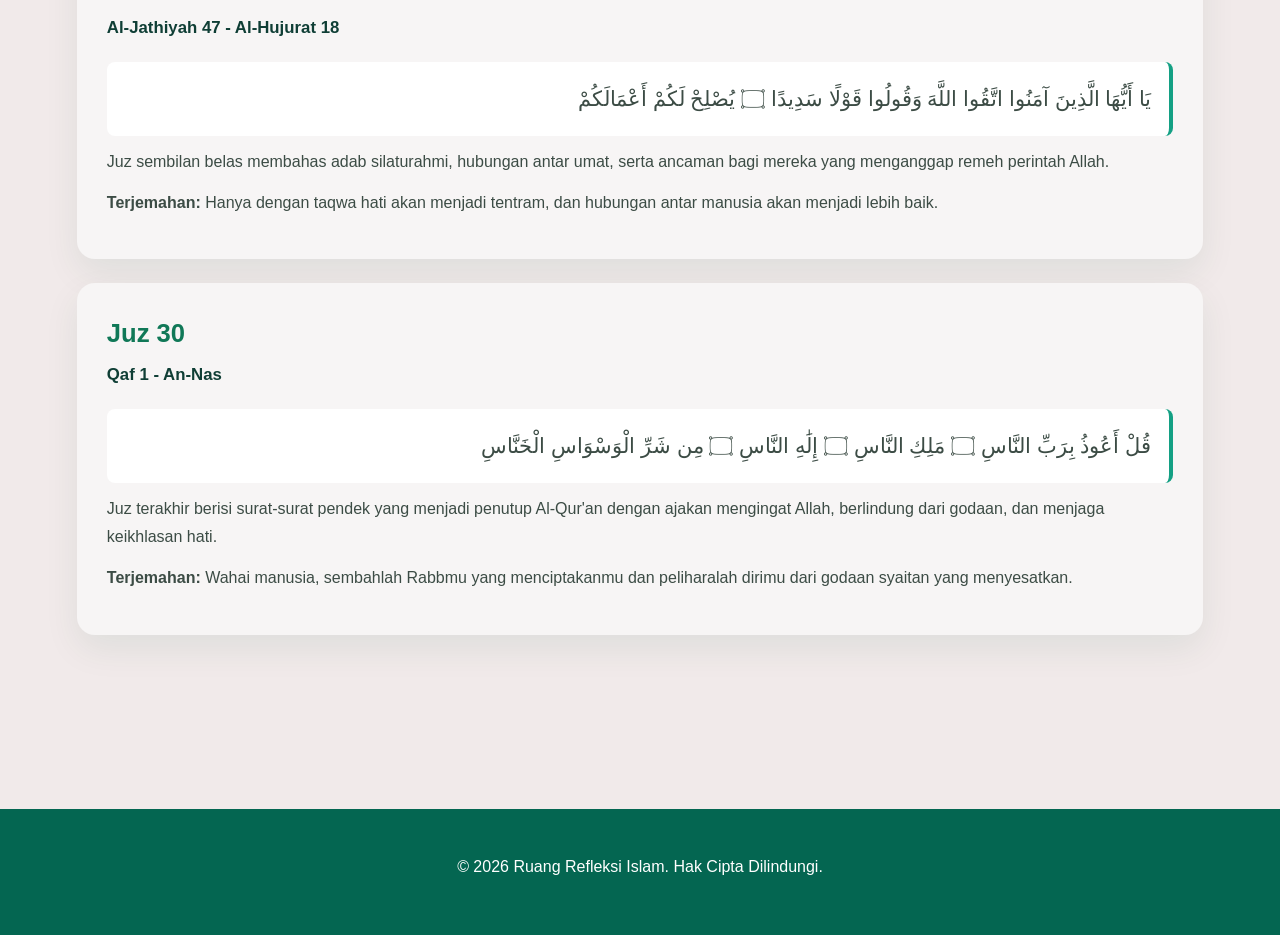
<file: quran.html>
<!DOCTYPE html>
<html lang="id">
<head>
    <meta charset="UTF-8">
    <meta name="viewport" content="width=device-width, initial-scale=1.0">
    <title>Nuzulul Al-Qur'an</title>
    <link rel="stylesheet" href="style.css">
</head>
<body>
    <header class="navbar">
        <div class="logo">RUANG REFLEKSI ISLAM</div>
        <nav>
            <ul class="nav-links">
                <li><a href="index.html">Beranda</a></li>
                <li><a href="index.html#kisi-kisi">Galeri</a></li>
                <li><a href="index.html#artikel">Artikel</a></li>
                <li><a href="quran.html">Nuzulul Al-Qur'an</a></li>
            </ul>
        </nav>
        <div class="header-right">
            <div class="hamburger">
                <span class="bar"></span>
                <span class="bar"></span>
                <span class="bar"></span>
            </div>
        </div>
    </header>

    <main class="quran-page">
        <section class="quran-header">
            <h1>Nuzulul-Qur'an</h1>
            <p>"Al-Qur'an bukan sekadar teks sejarah, melainkan 'Peta Jalan' yang memberikan arah saat kita merasa tersesat dalam hiruk-pikuk dunia."</p>
            <div class="surah-selector">
                <label for="surah-select">Pilih:</label>
                <select id="surah-select">
                    <option value="">-- Pilih --</option>
                </select>
            </div>
        </section>

        <section class="quran-history">
            <h2>Sejarah Turunnya Kitab Al-Qur'an</h2>
            <p>Al-Qur'an adalah kitab suci umat Islam yang diturunkan Allah SWT kepada Nabi Muhammad SAW melalui malaikat Jibril. Turunnya Al-Qur'an dimulai pada malam Lailatul Qadr di bulan Ramadhan, tahun 610 Masehi.</p>
            <p>Nabi Muhammad SAW sering beribadah di Gua Hira, sebuah gua di Gunung Nur, Mekah. Pada suatu malam, malaikat Jibril datang kepadanya dan menyampaikan wahyu pertama: "Iqra' bismi rabbikal ladzii khalaq" (Bacalah dengan nama Tuhanmu yang menciptakan).</p>
            <p>Wahyu ini membuat Nabi Muhammad SAW sangat ketakutan dan pulang ke rumah. Namun, istrinya, Khadijah, meyakinkannya bahwa itu adalah pertanda baik. Al-Qur'an kemudian diturunkan secara bertahap selama 23 tahun, sesuai dengan kebutuhan umat Islam pada saat itu.</p>
            <p>Al-Qur'an terdiri dari 114 surah dan 6.236 ayat, yang membahas berbagai aspek kehidupan, hukum, akhlak, dan hubungan manusia dengan Allah.</p>
        </section>

        <section class="quran-nav">
            <h2>Ringkasan Juz</h2>
            <p>Untuk ringkasan setiap juz, lihat di bawah ini.</p>
            <div class="quran-nav-links">
                <a href="#juz1">Juz 1</a>
                <a href="#juz10">Juz 10</a>
                <a href="#juz20">Juz 20</a>
                <a href="#juz30">Juz 30</a>
            </div>
        </section>
            <article id="juz1" class="juz-card">
                <h2>Juz 1</h2>
                <h3>Al-Fatihah sampai Al-Baqarah ayat 141</h3>
                <p class="arabic-text">بِسْمِ اللَّهِ الرَّحْمَٰنِ الرَّحِيمِ الْحَمْدُ لِلَّهِ رَبِّ الْعَالَمِينَ</p>
                <p>Juz pertama memperkenalkan Al-Qur'an sebagai petunjuk bagi orang-orang yang bertakwa, memohon petunjuk, perlindungan dari kesesatan, dan menjelaskan dasar-dasar iman serta hukum awal penting.</p>
                <p><strong>Terjemahan:</strong> Al-Qur'an adalah petunjuk bagi mereka yang bertakwa, yang percaya kepada yang gaib, mendirikan shalat, dan menafkahkan sebagian rezeki yang Kami berikan kepada mereka.</p>
            </article>
            <article id="juz2" class="juz-card">
                <h2>Juz 2</h2>
                <h3>Al-Baqarah 142 - 252</h3>
                <p class="arabic-text">لَا يُكَلِّفُ اللَّهُ نَفْسًا إِلَّا وُسْعَهَا ۚ لَهَا مَا كَسَبَتْ وَعَلَيْهَا مَا اكْتَسَبَتْ</p>
                <p>Juz kedua membahas perubahan arah kiblat, kisah umat terdahulu, kewajiban zakat, serta penjelasan tentang shalat dan aturan sosial dalam Islam.</p>
                <p><strong>Terjemahan:</strong> Allah tidak membebani seseorang melainkan sesuai dengan kesanggupannya. Mereka berdoa, "Ya Tuhan kami, janganlah Engkau hukum kami jika kami lupa atau tersalah."</p>
            </article>
            <article id="juz3" class="juz-card">
                <h2>Juz 3</h2>
                <h3>Al-Baqarah 253 - Ali Imran 92</h3>
                <p class="arabic-text">مَن يَعْمَلْ مِنَ الصَّالِحَاتِ وَهُوَ مُؤْمِنٌ فَلَا كُفْرَانَ لِسَعْيِهِ وَإِنَّا لَهُ كَاتِبُونَ</p>
                <p>Konten ini menegaskan iman yang benar, kisah para nabi, dan pentingnya menegakkan kebenaran serta rasa syukur terhadap anugerah Allah.</p>
                <p><strong>Terjemahan:</strong> Barang siapa mengerjakan kebaikan dengan penuh keimanan, niscaya Kami akan berikan kepadanya pahala yang berlipat ganda.</p>
            </article>
            <article id="juz4" class="juz-card">
                <h2>Juz 4</h2>
                <h3>Ali Imran 93 - An-Nisa 23</h3>
                <p class="arabic-text">وَلَا تَتَّخِذُوا عَدُوِّي وَعَدُوَّكُمْ أَوْلِيَاءَ تُلْقُونَ إِلَيْهِم بِالْمَوَدَّةِ</p>
                <p>Juz keempat memperkuat pentingnya persatuan umat Islam, larangan mencampuradukkan kebenaran dengan kebathilan, dan hubungan sosial yang beradab.</p>
                <p><strong>Terjemahan:</strong> Janganlah kamu jadikan orang-orang yang berdosa sebagai teman setia, karena mereka akan menyesatkanmu dari jalan Allah.</p>
            </article>
            <article id="juz5" class="juz-card">
                <h2>Juz 5</h2>
                <h3>An-Nisa 24 - 147</h3>
                <p class="arabic-text">يَا أَيُّهَا الَّذِينَ آمَنُوا أَوْفُوا بِالْعُقُودِ ۚ أُحِلَّتْ لَكُم بَهِيمَةُ الْأَنْعَامِ</p>
                <p>Beberapa hukum keluarga, warisan, persaksian, dan ketegasan terhadap ketidakadilan dibahas di juz ini, termasuk ajakan menjaga iman dan akhlak.</p>
                <p><strong>Terjemahan:</strong> Wahai orang-orang yang beriman, penuhilah sumpah-sumpahmu. Allah mengawasi setiap perbuatanmu dan akan membalasnya dengan adil.</p>
            </article>
            <article id="juz6" class="juz-card">
                <h2>Juz 6</h2>
                <h3>An-Nisa 148 - Al-Ma'idah 81</h3>
                <p class="arabic-text">وَالْكَاظِمِينَ الْغَيْظَ وَالْعَافِينَ عَنِ النَّاسِ ۗ وَاللَّهُ يُحِبُّ الْمُحْسِنِينَ</p>
                <p>Juz keenam membahas kejujuran, larangan berbuat zalim, kesetiaan, serta nasihat untuk memaknai iman di tengah perbedaan dan konflik sosial.</p>
                <p><strong>Terjemahan:</strong> Barang siapa menahan amarahnya dan memaafkan orang lain, maka Allah menyukai orang yang berbuat baik.</p>
            </article>
            <article id="juz7" class="juz-card">
                <h2>Juz 7</h2>
                <h3>Al-Ma'idah 82 - Al-An'am 110</h3>
                <p class="arabic-text">لَا إِكْرَاهَ فِي الدِّينِ ۖ قَد تَّبَيَّنَ الرُّشْدُ مِنَ الْغَيِّ ۚ فَمَن يَكْفُرْ بِالطَّاغُوتِ وَيُؤْمِن بِاللَّهِ</p>
                <p>Juz ini menekankan pentingnya menjaga konsistensi dalam keimanan, melawan kedengkian, dan memahami kebenaran sebagai petunjuk hidup.</p>
                <p><strong>Terjemahan:</strong> Tidak ada paksaan dalam agama; jalan yang benar telah jelas berbeda dari yang salah.</p>
            </article>
            <article id="juz8" class="juz-card">
                <h2>Juz 8</h2>
                <h3>Al-An'am 111 - Al-A'raf 87</h3>
                <p class="arabic-text">وَمَن يَتَّبِعْ هُدَايَ فَلَا يَضِلُّ وَلَا يَشْقَىٰ ۝ وَمَن أَعْرَضَ عَن ذِكْرِي فَإِنَّ لَهُ مَعِيشَةً ضَنكًا</p>
                <p>Pembahasan tentang wahyu, penentangan orang-orang kafir, serta ancaman dan harapan bagi yang mengikuti petunjuk Allah ada dalam juz ini.</p>
                <p><strong>Terjemahan:</strong> Siapa yang mengikuti petunjuk Allah, maka ia mengikuti petunjuk orang yang diberi petunjuk; dan siapa yang sesat, maka kamu tidak akan menemukan penolong baginya.</p>
            </article>
            <article id="juz9" class="juz-card">
                <h2>Juz 9</h2>
                <h3>Al-A'raf 88 - Al-Anfal 40</h3>
                <p class="arabic-text">إِنَّ اللَّهَ لَا يُضِيعُ أَجْرَ الْمُحْسِنِينَ ۝ وَإِنَّ اللَّهَ مَعَ الصَّابِرِينَ</p>
                <p>Juz sembilan menegaskan perlindungan Allah bagi orang yang beriman dan memberi peringatan kepada kaum yang ingkar terhadap pesan dakwah.</p>
                <p><strong>Terjemahan:</strong> Allah tidak akan menyia-nyiakan amal orang-orang yang berbuat baik; Dia menjaga orang-orang yang beriman dalam setiap langkah mereka.</p>
            </article>
            <article id="juz10" class="juz-card">
                <h2>Juz 10</h2>
                <h3>Al-Anfal 41 - At-Taubah 92</h3>
                <p class="arabic-text">يَا أَيُّهَا الَّذِينَ آمَنُوا لِمَ تَقُولُونَ مَا لَا تَفْعَلُونَ ۝ كَبُرَ مَقْتًا عِندَ اللَّهِ أَن تَقُولُوا مَا لَا تَفْعَلُونَ</p>
                <p>Juz ini menjelaskan hukum perang, kejujuran dalam perjanjian, dan pentingnya bersikap adil dalam menghadapi musuh serta sesama umat.</p>
                <p><strong>Terjemahan:</strong> Berjuang di jalan Allah bukan untuk kekayaan, tetapi untuk membela kebenaran dan menegakkan keadilan.</p>
            </article>
            <article id="juz11" class="juz-card">
                <h2>Juz 11</h2>
                <h3>At-Taubah 93 - Hud 5</h3>
                <p class="arabic-text">إِلَّا الَّذِينَ تَابُوا وَآمَنُوا وَعَمِلُوا عَمَلًا صَالِحًا فَأُولَٰئِكَ يُبَدِّلُ اللَّهُ سَيِّئَاتِهِمْ حَسَنَاتٍ</p>
                <p>Juz kesebelas mengandung kisah para nabi, konsekuensi ketidakpatuhan, serta harapan bagi mereka yang kembali kepada Allah dengan taubat.</p>
                <p><strong>Terjemahan:</strong> Jika seseorang bertaubat, beriman, dan beramal saleh, maka Allah menghapus kesalahan-kesalahannya dan mengganti mereka dengan kebaikan.</p>
            </article>
            <article id="juz12" class="juz-card">
                <h2>Juz 12</h2>
                <h3>Hud 6 - Yusuf 52</h3>
                <p class="arabic-text">قَالَ إِنِّي لَيَحْزُنُنِي أَن تَذْهَبُوا بِهِ ۖ وَأَخَافُ أَن يَأْكُلَهُ الذِّئْبُ وَأَنتُمْ عَنْهُ غَافِلُونَ</p>
                <p>Juz dua belas menampilkan kisah Nabi Yusuf yang penuh ujian dan kesabaran, serta pelajaran tentang keimanan dan kebijaksanaan dalam menghadapi fitnah.</p>
                <p><strong>Terjemahan:</strong> Kesabaran Yusuf dalam menghadapi cobaan menjadi teladan bagaimana Tuhan memberikan hasil terbaik bagi orang yang sabar.</p>
            </article>
            <article id="juz13" class="juz-card">
                <h2>Juz 13</h2>
                <h3>Yusuf 53 - Ar-Ra'd 18</h3>
                <p class="arabic-text">عَالِمُ الْغَيْبِ وَالشَّهَادَةِ الْكَبِيرُ الْمُتَعَالِ ۝ سَوَاءٌ مِّنكُم مَّن أَسَرَّ الْقَوْلَ وَمَن جَهَرَ بِهِ</p>
                <p>Juz ini membahas hikmah penciptaan, kebenaran dakwah, dan bagaimana umat di masa lalu menerima pesan Allah dengan beragam respons.</p>
                <p><strong>Terjemahan:</strong> Allah mengetahui semua rahasia langit dan bumi; tidak ada satu pun yang tersembunyi dari-Nya.</p>
            </article>
            <article id="juz14" class="juz-card">
                <h2>Juz 14</h2>
                <h3>Ibrahim 1 - Al-Hijr 99</h3>
                <p class="arabic-text">رَبَّنَا آتِنَا فِي الدُّنْيَا حَسَنَةً وَفِي الْآخِرَةِ حَسَنَةً وَقِنَا عَذَابَ النَّارِ</p>
                <p>Juz keempat belas memaparkan doa nabi, kesabaran dalam berdakwah, dan ancaman bagi mereka yang menolak kebenaran sampai akhirnya akan menyesal.</p>
                <p><strong>Terjemahan:</strong> Ya Allah, berikanlah petunjuk kepada kami dan jadikanlah kami termasuk orang-orang yang bersyukur.</p>
            </article>
            <article id="juz15" class="juz-card">
                <h2>Juz 15</h2>
                <h3>An-Nahl 1 - Bani Israil 111</h3>
                <p class="arabic-text">وَإِن تَعُدُّوا نِعْمَةَ اللَّهِ لَا تُحْصُوهَا ۗ إِنَّ اللَّهَ لَغَفُورٌ رَّحِيمٌ</p>
                <p>Juz ini menyebutkan nikmat-nikmat Allah, pentingnya syukur, dan nasihat moral sebagai bentuk pengingat agar manusia tidak tersesat dari jalan benar.</p>
                <p><strong>Terjemahan:</strong> Nikmat Allah begitu banyak; maka syukurlah agar Allah menambah nikmat atasmu.</p>
            </article>
            <article id="juz16" class="juz-card">
                <h2>Juz 16</h2>
                <h3>Bani Israil 112 - Maryam 98</h3>
                <p class="arabic-text">وَمَن يَتَّقِ اللَّهَ يَجْعَل لَّهُ مَخْرَجًا ۝ وَيَرْزُقْهُ مِنْ حَيْثُ لَا يَحْتَسِبُ</p>
                <p>Juz keenam belas mengandung kisah beberapa nabi, keimanan sejati, dan jaminan kebahagiaan bagi orang-orang yang berpegang teguh pada kitab Allah.</p>
                <p><strong>Terjemahan:</strong> Barang siapa bertakwa kepada Allah, niscaya Dia akan memberinya jalan keluar dari setiap kesulitan.</p>
            </article>
            <article id="juz17" class="juz-card">
                <h2>Juz 17</h2>
                <h3>Taha 1 - Al-Anbiya 112</h3>
                <p class="arabic-text">فَإِنَّ مَعَ الْعُسْرِ يُسْرًا ۝ إِنَّ مَعَ الْعُسْرِ يُسْرًا</p>
                <p>Juz ini menekankan rahmat Allah, usaha nabi-nabi dalam berdakwah, serta kepastian bahwa jalan kebenaran akan terus dilanjutkan oleh umat yang beriman.</p>
                <p><strong>Terjemahan:</strong> Sesungguhnya dalam kesulitan ada kemudahan; oleh karena itu bersabarlah ketika engkau menghadapi ujian.</p>
            </article>
            <article id="juz18" class="juz-card">
                <h2>Juz 18</h2>
                <h3>Al-Hajj 1 - Al-Mu'minun 118</h3>
                <p class="arabic-text">إِنَّ الَّذِينَ آمَنُوا وَعَمِلُوا الصَّالِحَاتِ كَانَتْ لَهُمْ جَنَّاتُ الْفِرْدَوْسِ نُزُلًا</p>
                <p>Juz kedelapan belas berbicara tentang tanda-tanda kekuasaan Allah dalam alam semesta, kebangkitan, dan pentingnya menjadikan keyakinan sebagai pondasi hidup.</p>
                <p><strong>Terjemahan:</strong> Mereka yang beriman dan beramal saleh akan ditempatkan di surga yang penuh kenikmatan.</p>
            </article>
            <article id="juz19" class="juz-card">
                <h2>Juz 19</h2>
                <h3>An-Nur 1 - Al-Furqan 20</h3>
                <p class="arabic-text">نُورٌ عَلَىٰ نُورٍ ۚ يَهْدِي اللَّهُ لِنُورِهِ مَن يَشَاءُ ۚ وَيَضْرِبُ اللَّهُ الْأَمْثَالَ لِلنَّاسِ</p>
                <p>Juz ini menjelaskan hukum sosial, adab, dan kriteria hamba Allah yang baik serta bahaya memperturutkan hawa nafsu tanpa batas.</p>
                <p><strong>Terjemahan:</strong> Allah menyukai mereka yang beriman, beramal saleh, dan rendah hati dalam bertindak.</p>
            </article>
            <article id="juz20" class="juz-card">
                <h2>Juz 20</h2>
                <h3>Asy-Syu'ara 1 - An-Naml 55</h3>
                <p class="arabic-text">وَكُلًّا آتَيْنَاهُ حُكْمًا وَعِلْمًا ۝ وَسَخَّرْنَا مَعَ دَاوُودَ الْجِبَالَ يُسَبِّحْنَ</p>
                <p>Juz kedua puluh penuh dengan kisah para nabi yang mengingatkan bahwa ketaatan kepada Allah membawa keselamatan dan bahwa pertolongan Allah selalu dekat.</p>
                <p><strong>Terjemahan:</strong> Setiap nabi datang dengan bukti, dan Allah memberi petunjuk kepada siapa yang Dia kehendaki.</p>
            </article>
            <article id="juz21" class="juz-card">
                <h2>Juz 21</h2>
                <h3>An-Naml 56 - Al-Ankabut 45</h3>
                <p class="arabic-text">لَيَبْلُوَنَّكُم بِشَيْءٍ مِّنَ الْخَوْفِ وَالْجُوعِ وَنَقْصٍ مِّنَ الْأَمْوَالِ وَالْأَنفُسِ وَالثَّمَرَاتِ</p>
                <p>Juz ini mengingatkan tentang ujian-ujian iman, kesabaran dalam menghadapi fitnah, dan pentingnya tetap berpegang kepada dakwah Allah meski terkadang mendapat penolakan.</p>
                <p><strong>Terjemahan:</strong> Ujian itu datang untuk membersihkan iman dan menjadikan orang yang bersabar semakin kuat.</p>
            </article>
            <article id="juz22" class="juz-card">
                <h2>Juz 22</h2>
                <h3>Al-Ahzab 1 - Saba 54</h3>
                <p class="arabic-text">يَا أَيُّهَا النَّاسُ إِنَّا خَلَقْنَاكُم مِّن ذَكَرٍ وَأُنثَىٰ وَجَعَلْنَاكُمْ شُعُوبًا وَقَبَائِلَ لِتَعَارَفُوا</p>
                <p>Juz ini menyinggung nilai-nilai keluarga Nabi, adab terhadap Rasul, serta peringatan agar orang beriman tidak tergoda oleh duniawi yang berlebihan.</p>
                <p><strong>Terjemahan:</strong> Apabila kamu bertakwa kepada Allah, niscaya Dia akan memberikanmu cahaya dan menjadikan jalanmu lebih mudah.</p>
            </article>
            <article id="juz23" class="juz-card">
                <h2>Juz 23</h2>
                <h3>Fatir 1 - Yasin 27</h3>
                <p class="arabic-text">الْحَمْدُ لِلَّهِ فَاطِرِ السَّمَاوَاتِ وَالْأَرْضِ جَاعِلِ الْمَلَائِكَةِ رُسُلًا أُولِي أَجْنِحَةٍ</p>
                <p>Juz kedua puluh tiga berisi pujian kepada Sang Pencipta, kekuasaan-Nya atas alam semesta, dan kisah-kisah yang menegaskan bahwa Allah Maha Mengetahui.</p>
                <p><strong>Terjemahan:</strong> Allah tidak tidur; Dia memelihara langit dan bumi dengan perhatian tak terbatas.</p>
            </article>
            <article id="juz24" class="juz-card">
                <h2>Juz 24</h2>
                <h3>As-Saffat 1 - Az-Zukhruf 89</h3>
                <p class="arabic-text">وَالصَّافَّاتِ صَفًّا ۝ فَالزَّاجِرَاتِ زَجْرًا ۝ فَالتَّالِيَاتِ ذِكْرًا</p>
                <p>Juz ini mengangkat tema tauhid, kebangkitan, serta peringatan bagi mereka yang menyekutukan Allah dan menolak kebenaran.</p>
                <p><strong>Terjemahan:</strong> Mereka yang beriman dan takut kepada Allah akan mendapatkan tempat yang mulia di akhirat.</p>
            </article>
            <article id="juz25" class="juz-card">
                <h2>Juz 25</h2>
                <h3>Ad-Dukhan 1 - Al-Jathiyah 37</h3>
                <p class="arabic-text">يَس ۝ وَالْقُرْآنِ الْحَكِيمِ ۝ إِنَّكَ لَمِنَ الْمُرْسَلِينَ</p>
                <p>Juz ini memuat peringatan tentang hari kiamat, kabar gembira bagi yang taat, dan peringatan bagi orang yang sombong terhadap Allah.</p>
                <p><strong>Terjemahan:</strong> Hari pembalasan itu pasti datang; setiap jiwa akan menerima balasan yang seimbang atas perbuatannya.</p>
            </article>
            <article id="juz26" class="juz-card">
                <h2>Juz 26</h2>
                <h3>Al-Ahqaf 1 - Az-Zariyat 30</h3>
                <p class="arabic-text">حم ۝ تَنزِيلُ الْكِتَابِ مِنَ اللَّهِ الْعَزِيزِ الْحَكِيمِ ۝ إِنَّا أَنزَلْنَا إِلَيْكَ الْكِتَابَ بِالْحَقِّ</p>
                <p>Juz ini mengingatkan tentang kekuasaan penciptaan, sifat-sifat manusia, dan hikmah melalui contoh umat-umat terdahulu.</p>
                <p><strong>Terjemahan:</strong> Allah menciptakan manusia dari tanah, memberi petunjuk, dan akan mengumpulkan semua makhluk pada hari kiamat.</p>
            </article>
            <article id="juz27" class="juz-card">
                <h2>Juz 27</h2>
                <h3>At-Tur 1 - Az-Zumar 31</h3>
                <p class="arabic-text">وَالطُّورِ ۝ وَكِتَابٍ مَّسْطُورٍ ۝ فِي رَقٍّ مَّنشُورٍ</p>
                <p>Juz ini adalah peringatan kuat tentang pahala bagi orang-orang yang sabar serta konsekuensi mereka yang menolak kebenaran dan mengingkari ayat-ayat Allah.</p>
                <p><strong>Terjemahan:</strong> Kesabaran dan doa adalah bekal terbaik ketika menunggu keputusan Allah pada hari pembalasan.</p>
            </article>
            <article id="juz28" class="juz-card">
                <h2>Juz 28</h2>
                <h3>Saba 1 - Fussilat 46</h3>
                <p class="arabic-text">الْحَمْدُ لِلَّهِ رَبِّ السَّمَاوَاتِ وَالْأَرْضِ جَاعِلِ الْمَلَائِكَةِ رُسُلًا ۝ إِنَّ اللَّهَ سَمِيعٌ بَصِيرٌ</p>
                <p>Juz kedelapan belas memuat pesan tentang pentingnya mencari petunjuk dari Al-Qur'an, berpegang pada tauhid, dan menjauhi godaan syaitan.</p>
                <p><strong>Terjemahan:</strong> Barang siapa yang beriman dan beramal saleh, maka Dia akan menanamkan rasa aman dalam hatinya.</p>
            </article>
            <article id="juz29" class="juz-card">
                <h2>Juz 29</h2>
                <h3>Al-Jathiyah 47 - Al-Hujurat 18</h3>
                <p class="arabic-text">يَا أَيُّهَا الَّذِينَ آمَنُوا اتَّقُوا اللَّهَ وَقُولُوا قَوْلًا سَدِيدًا ۝ يُصْلِحْ لَكُمْ أَعْمَالَكُمْ</p>
                <p>Juz sembilan belas membahas adab silaturahmi, hubungan antar umat, serta ancaman bagi mereka yang menganggap remeh perintah Allah.</p>
                <p><strong>Terjemahan:</strong> Hanya dengan taqwa hati akan menjadi tentram, dan hubungan antar manusia akan menjadi lebih baik.</p>
            </article>
            <article id="juz30" class="juz-card">
                <h2>Juz 30</h2>
                <h3>Qaf 1 - An-Nas</h3>
                <p class="arabic-text">قُلْ أَعُوذُ بِرَبِّ النَّاسِ ۝ مَلِكِ النَّاسِ ۝ إِلَٰهِ النَّاسِ ۝ مِن شَرِّ الْوَسْوَاسِ الْخَنَّاسِ</p>
                <p>Juz terakhir berisi surat-surat pendek yang menjadi penutup Al-Qur'an dengan ajakan mengingat Allah, berlindung dari godaan, dan menjaga keikhlasan hati.</p>
                <p><strong>Terjemahan:</strong> Wahai manusia, sembahlah Rabbmu yang menciptakanmu dan peliharalah dirimu dari godaan syaitan yang menyesatkan.</p>
            </article>
        </section>
    </main>

    <footer>
        <div class="footer-content">
            <p>&copy; 2026 Ruang Refleksi Islam. Hak Cipta Dilindungi.</p>
        </div>
    </footer>
    <script src="script.js"></script>
</body>
</html>
</file>
<file: style.css>
* {
    margin: 0;
    padding: 0;
    box-sizing: border-box;
    font-family: 'Segoe UI', Tahoma, Geneva, Verdana, sans-serif;
}

:root {
    --bg-primary: #f1eaea;
    --bg-secondary: #ffffff;
    --text-primary: #636060;
    --text-secondary: #b4b0b0;
    --navbar-bg: #046651;
    --navbar-text: #fdfdfd;
    --accent-color: #14a084;
    --accent-hover: #11c09d;
    --card-bg: #f9f9f9;
    --border-color: #ccc;
}

body {
    background-color: var(--bg-primary);
    color: var(--text-primary);
    line-height: 1.6;
    transition: background-color 0.3s ease, color 0.3s ease;
}

/* Navigasi */
.navbar {
    display: flex;
    justify-content: space-between;
    align-items: center;
    background-color: var(--navbar-bg);
    padding: 1.2rem 6%;
    box-shadow: 0 2px 12px rgba(0, 0, 0, 0.959);
    position: sticky;
    top: 0;
    z-index: 100;
    transition: background-color 0.3s ease;
}

.header-right {
    display: flex;
    align-items: center;
    gap: 1rem;
}

/* Animasi untuk logo */
@keyframes glow {
    from {
        text-shadow: 0 2px 4px rgba(0, 0, 0, 0.3), 0 0 10px rgba(255, 255, 255, 0.5);
    }
    to {
        text-shadow: 0 2px 4px rgba(0, 0, 0, 0.3), 0 0 20px rgba(255, 255, 255, 0.8), 0 0 30px rgba(255, 255, 255, 0.6);
    }
}

.logo {
    font-size: 1.45rem;
    font-weight: 700;
    color: #ffffff;
    letter-spacing: 0.5px;
    text-shadow: 0 2px 4px rgba(0, 0, 0, 0.3);
    transition: all 0.3s ease;
    cursor: pointer;
    animation: glow 3s ease-in-out infinite alternate;
}

.logo:hover {
    transform: scale(1.05);
    text-shadow: 0 4px 8px rgba(0, 0, 0, 0.5), 0 0 25px rgba(255, 255, 255, 1);
    color: #ffffff;
}

.nav-links {
    list-style: none;
    display: flex;
    gap: 2.5rem;
}

.nav-links a {
    text-decoration: none;
    color: var(--navbar-text);
    font-weight: 600;
    transition: color 0.3s ease;
}

.nav-links a:hover {
    color: #0d9292;
}

.hamburger {
    display: none;
    cursor: pointer;
}

.bar {
    display: block;
    width: 25px;
    height: 3px;
    margin: 5px auto;
    background-color: #fcfcfc;
    transition: all 0.3s ease;
}

.hamburger.active .bar:nth-child(1) {
    transform: rotate(-45deg) translate(-7px, 7px);
}

.hamburger.active .bar:nth-child(2) {
    opacity: 0;
}

.hamburger.active .bar:nth-child(3) {
    transform: rotate(45deg) translate(-6px, -7px);
}

/* Hero Section */
.hero {
    position: relative;
    height: 85vh;
    display: flex;
    align-items: center;
    justify-content: center;
    text-align: center;
    color: rgb(255, 254, 254);
    overflow: hidden;
    background-color: #f7f7f7;
}

.bg-slider {
    position: absolute;
    top: 0;
    left: 0;
    width: 100%;
    height: 100%;
    z-index: 1;
}

.slide {
    position: absolute;
    top: 0;
    left: 0;
    width: 100%;
    height: 100%;
    background-size: cover;
    background-position: center;
    opacity: 0;
    transition: opacity 1.5s ease-in-out;
}

.slide.active {
    opacity: 1;
}

.hero::before {
    content: '';
    position: absolute;
    top: 0; left: 0; width: 100%; height: 100%;
    background: rgba(0, 0, 0, 0.6); /* Gelap untuk kontras teks */
    z-index: 2;
}

.hero-content {
    position: relative;
    z-index: 3;
    max-width: 750px;
    padding: 0 20px;
}

.hero-content h1 {
    font-size: 3rem;
    margin-bottom: 1.2rem;
    font-weight: 700;
    text-shadow: 2px 3px 6px rgba(99, 95, 95, 0.5);
}

.hero-content p {
    font-size: 1.2rem;
    margin-bottom: 2.5rem;
    color: #ffffff;
    text-shadow: 1px 1px 3px rgba(0, 0, 0, 0.5);
}

.btn {
    background-color: var(--accent-color);
    color: rgb(0, 0, 0);
    padding: 14px 36px;
    text-decoration: none;
    border-radius: 30px;
    font-weight: bold;
    transition: background-color 0.3s ease;
    box-shadow: 0 4px 8px rgba(54, 50, 50, 0.534);
}

.btn:hover {
    background-color: var(--accent-hover);
}

/* Bagian Galeri (Kisi-kisi) */
.kisi-kisi {
    padding: 90px 6%;
}

.quran-feature {
    padding: 60px 6%;
    background: linear-gradient(135deg, #05ca7f 0%, #013775 100%);
}

.quran-card {
    max-width: 900px;
    margin: 0 auto;
    padding: 40px 35px;
    background: var(--bg-secondary);
    border-radius: 24px;
    box-shadow: 0 18px 45px rgba(6, 68, 47, 0.08);
    text-align: center;
}

.quran-card h2 {
    color: #045c49;
    font-size: 2.3rem;
    margin-bottom: 16px;
}

.quran-card p {
    color: #27403c;
    font-size: 1rem;
    margin-bottom: 28px;
    line-height: 1.7;
}

.quran-card .btn {
    padding: 14px 36px;
}

.prophets-feature {
    padding: 60px 6%;
    background: linear-gradient(135deg, #05ca7f 0%, #013775 100%);
}

.prophets-card {
    max-width: 900px;
    margin: 0 auto;
    padding: 40px 35px;
    background: var(--bg-secondary);
    border-radius: 24px;
    box-shadow: 0 18px 45px rgba(143, 69, 44, 0.08);
    text-align: center;
}

.prophets-card h2 {
    color: #045c49;
    font-size: 2.3rem;
    margin-bottom: 16px;
}

.prophets-card p {
    color: #27403c;
    font-size: 1rem;
    margin-bottom: 28px;
    line-height: 1.7;
}

.prophets-card .btn {
    padding: 14px 36px;
}

.kisi-kisi h2 {
    text-align: center;
    color: #0c8b72;
    font-size: 2.3rem;
    margin-bottom: 10px;
}

.kisi-kisi .subtitle {
    text-align: center;
    color: #030303;
    margin-bottom: 55px;
    font-size: 1.05rem;
}

.card-grid {
    display: grid;
    grid-template-columns: repeat(auto-fit, minmax(260px, 1fr));
    gap: 40px;
}

.card {
    background-color: rgb(68, 212, 176);
    border-radius: 12px;
    overflow: hidden;
    box-shadow: 0 5px 15px rgba(0, 0, 0, 0.89);
    transition: transform 0.3s ease, box-shadow 0.3s ease;
}

.card:hover {
    transform: translateY(-8px);
    box-shadow: 0 12px 28px rgba(19, 167, 142, 0.856);
}

.card-img {
    width: 100%;
    height: 250px;
    background-size: cover;
    background-position: center;
}

.card-content {
    padding: 25px;
}

.card-content h3 {
    color: #000000;
    font-size: 1.25rem;
    margin-bottom: 12px;
}

.card-content p {
    color: var(--text-primary);
    font-size: 0.9rem;
    line-height: 1.6;
}

.inspirasi {
    padding: 70px 6%;
    background: linear-gradient(135deg, #09b47e 0%, #045191 100%);
}

.quote-card {
    max-width: 900px;
    margin: 0 auto;
    padding: 40px 35px;
    background: var(--bg-secondary);
    border-radius: 24px;
    box-shadow: 0 16px 40px rgba(13, 99, 77, 0.12);
    text-align: center;
}

.quote-header h2 {
    color: #046651;
    font-size: 2.1rem;
    margin-bottom: 10px;
}

.quote-header p {
    color: #27403c;
    margin-bottom: 30px;
    font-size: 1rem;
}

.quote-text {
    font-size: 1.2rem;
    color: #0d3c35;
    margin-bottom: 30px;
    line-height: 1.75;
}

.btn-outline {
    display: inline-block;
    background: transparent;
    color: #046651;
    border: 2px solid #046651;
    padding: 14px 34px;
    border-radius: 30px;
    font-weight: 700;
    transition: all 0.3s ease;
}

.btn-outline:hover {
    background: #046651;
    color: #fdfcfc;
}

/* Halaman Quran */
.quran-page {
    padding: 20px 6%;
}

.quran-header {
    text-align: center;
    margin-bottom: 40px;
}

.quran-header h1 {
    color: #046651;
    font-size: 2.5rem;
    margin-bottom: 10px;
}

.quran-header p {
    color: #636060;
    font-size: 1.1rem;
}

.surah-selector {
    margin-top: 20px;
}

.surah-selector label {
    font-weight: bold;
    margin-right: 10px;
}

.surah-selector select {
    padding: 10px;
    font-size: 1rem;
    border: 1px solid #ccc;
    border-radius: 5px;
}

.quran-content {
    margin-top: 40px;
}

#ayat-container h2 {
    text-align: center;
    color: #046651;
    margin-bottom: 30px;
}

.ayat {
    margin-bottom: 30px;
    padding: 20px;
    background: #f9f9f9;
    border-radius: 10px;
    box-shadow: 0 2px 10px rgba(0,0,0,0.1);
}

.ayat-number {
    font-weight: bold;
    color: #046651;
    margin-bottom: 10px;
}

.ayat-arab {
    font-size: 1.5rem;
    text-align: right;
    direction: rtl;
    margin-bottom: 15px;
    color: #333;
}

.ayat-indo {
    font-size: 1rem;
    color: #555;
    line-height: 1.6;
}

.quran-nav {
    margin-top: 60px;
    text-align: center;
}

.quran-nav h2 {
    color: #ffffff;
    margin-bottom: 20px;
    font-weight: 700;
}

.quran-nav-links {
    display: flex;
    justify-content: center;
    gap: 20px;
    flex-wrap: wrap;
}

.quran-nav-links a {
    text-decoration: none;
    color: #046651;
    font-weight: bold;
    padding: 10px 20px;
    border: 1px solid #046651;
    border-radius: 5px;
    transition: background-color 0.3s;
}

.quran-nav-links a:hover {
    background-color: #046651;
    color: white;
}

/* Sejarah Turunnya Quran */
.quran-history {
    margin-top: 40px;
    padding: 30px;
    background: #f9f9f9;
    border-radius: 10px;
    box-shadow: 0 2px 10px rgba(0,0,0,0.1);
}

.quran-history h2 {
    color: #046651;
    margin-bottom: 20px;
    text-align: center;
}

.quran-history p {
    color: #555;
    line-height: 1.8;
    margin-bottom: 15px;
}

/* Halaman Para Nabi */
.prophets-section {
    padding: 90px 6%;
    text-align: center;
}

.prophets-section h2 {
    color: #0c8b72;
    font-size: 2.3rem;
    margin-bottom: 10px;
}

.prophets-section .subtitle {
    color: #000000;
    margin-bottom: 55px;
    font-size: 1.05rem;
}

.prophets-grid {
    display: grid;
    grid-template-columns: repeat(auto-fit, minmax(300px, 1fr));
    gap: 40px;
}

.prophet-card {
    display: block;
    text-decoration: none;
    color: inherit;
    background-color: rgb(68, 212, 176);
    border-radius: 12px;
    padding: 25px;
    box-shadow: 0 5px 15px rgba(15, 15, 15, 0.89);
    transition: transform 0.3s ease, box-shadow 0.3s ease, background-color 0.3s ease;
}

.prophet-card:hover {
    transform: translateY(-8px);
    box-shadow: 0 12px 28px rgba(19, 167, 142, 0.856);
    background-color: #4ed3a0;
}

.prophet-card h3 {
    color: #070602;
    font-size: 1.25rem;
    margin-bottom: 12px;
}

.prophet-card p {
    color: #272626;
    font-size: 0.9rem;
    line-height: 1.6;
}

.prophet-detail-page {
    padding: 90px 6%;
}

.prophet-detail-card {
    max-width: 900px;
    margin: 0 auto;
    padding: 40px 35px;
    background: #fafafa;
    border-radius: 24px;
    box-shadow: 0 16px 40px rgba(13, 99, 77, 0.12);
    text-align: left;
}

.prophet-detail-card h1 {
    color: #046651;
    margin-bottom: 20px;
    font-size: 2.5rem;
}

.prophet-detail-card p {
    color: #27403c;
    line-height: 1.8;
    margin-bottom: 18px;
    font-size: 1rem;
}

.prophet-detail-card .btn {
    display: inline-block;
    margin-top: 20px;
}

/* Halaman Artikel */
.articles {
    padding: 30px 6%;
}

.articles h2 {
    text-align: center;
    color: #000000;
    margin-bottom: 20px;
    font-size: 2.1rem;
}

.search-bar {
    display: flex;
    justify-content: center;
    margin-bottom: 30px;
}

.search-input {
    width: 100%;
    max-width: 560px;
    padding: 14px 18px;
    border: 2px solid #046651;
    border-radius: 40px;
    font-size: 1rem;
    color: #426161;
    outline: none;
    transition: border-color 0.3s ease, box-shadow 0.3s ease;
}

.search-input:focus {
    border-color: #11ce9f;
    box-shadow: 0 0 0 6px rgba(17, 206, 159, 0.12);
}

.articles-container {
    display: grid;
    grid-template-columns: repeat(auto-fit, minmax(320px, 1fr));
    gap: 30px;
}

.card-artikel {
    background: #11ce9f;
    padding: 30px;
    border-radius: 12px;
    box-shadow: 0 4px 12px rgba(0, 0, 0, 0.02);
}

.card-artikel h3 {
    margin-bottom: 12px;
    color: #030303;
}

.card-artikel p {
    color: #2d2e30;
    margin-bottom: 20px;
    font-size: 0.95rem;
}

.read-more {
    color: #000000;
    font-weight: 600;
    text-decoration: none;
}

/* Halaman Al-Qur'an */
.quran-page {
    padding: 70px 6%;
}

.quran-header {
    max-width: 900px;
    margin: 0 auto 50px;
    text-align: center;
}

.quran-header h1 {
    color: #046651;
    font-size: 2.8rem;
    margin-bottom: 15px;
}

.quran-header p {
    color: #2a4038;
    font-size: 1.05rem;
    line-height: 1.8;
    margin-bottom: 25px;
}

.quran-nav {
    display: flex;
    flex-wrap: wrap;
    justify-content: center;
    gap: 14px;
}

.quran-nav a {
    text-decoration: none;
    color: #046651;
    border: 1px solid #046651;
    border-radius: 30px;
    padding: 10px 18px;
    font-weight: 600;
    transition: background-color 0.3s ease, color 0.3s ease;
}

.quran-nav a:hover {
    background-color: #046651;
    color: #f7f6f6;
}

.juz-card {
    background: #f7f5f5;
    border-radius: 18px;
    padding: 30px;
    margin-bottom: 24px;
    box-shadow: 0 14px 35px rgba(2, 72, 51, 0.08);
}

.juz-card h2 {
    color: #107857;
    font-size: 1.6rem;
    margin-bottom: 8px;
}

.juz-card h3 {
    font-size: 1.05rem;
    margin-bottom: 14px;
    color: #0f3e35;
}

.juz-card p {
    color: #3c4c45;
    line-height: 1.8;
    margin-bottom: 12px;
}

.arabic-text {
    direction: rtl;
    text-align: right;
    font-size: 1.3rem;
    line-height: 2.2;
    color: #046651;
    font-weight: 500;
    margin: 20px 0;
    padding: 18px;
    background-color: #ffffff;
    border-right: 4px solid #14a084;
    border-radius: 8px;
    font-family: 'Traditional Arabic', 'Arial Unicode MS', sans-serif;
}

/* Footer */
footer {
    background-color: #046651;
    color: rgb(255, 255, 255);
    text-align: center;
    padding: 45px 0;
    margin-top: 80px;
}

.footer-content p {
    margin-bottom: 10px;
}

.social-links a {
    color: #ffffff;
    text-decoration: none;
}

.social-links a:hover {
    color: #1abc9c;
}

/* Perang Feature */
.perang-feature {
    padding: 60px 6%;
    background: linear-gradient(135deg, #05ca7f 0%, #013775 100%);
}

.perang-card {
    max-width: 900px;
    margin: 0 auto;
    padding: 40px 35px;
    background: var(--bg-secondary);
    border-radius: 24px;
    box-shadow: 0 18px 45px rgba(6, 68, 47, 0.08);
    text-align: center;
}

.perang-card h2 {
    color: #045c49;
    font-size: 2.3rem;
    margin-bottom: 16px;
}

.perang-card p {
    color: #27403c;
    font-size: 1rem;
    margin-bottom: 28px;
    line-height: 1.7;
}

.perang-card .btn {
    padding: 14px 36px;
}

/* Halaman Perang */
.perang-section {
    padding: 60px 6%;
    max-width: 1200px;
    margin: 0 auto;
}

.perang-section h2 {
    text-align: center;
    color: #046651;
    font-size: 2.5rem;
    margin-bottom: 15px;
}

.perang-section .subtitle {
    text-align: center;
    color: #636060;
    margin-bottom: 50px;
    font-size: 1.1rem;
}

.perang-list {
    display: grid;
    grid-template-columns: 1fr;
    gap: 30px;
    margin-bottom: 50px;
}

.perang-item {
    background: #f9f9f9;
    padding: 30px;
    border-radius: 12px;
    border-left: 5px solid #046651;
    box-shadow: 0 4px 15px rgba(4, 102, 81, 0.1);
    transition: transform 0.3s ease, box-shadow 0.3s ease;
}

.perang-item:hover {
    transform: translateY(-5px);
    box-shadow: 0 8px 25px rgba(4, 102, 81, 0.15);
}

.perang-item h3 {
    color: #046651;
    font-size: 1.4rem;
    margin-bottom: 15px;
}

.perang-item p {
    color: #27403c;
    line-height: 1.8;
    margin-bottom: 10px;
    font-size: 0.95rem;
}

.perang-item p strong {
    color: #046651;
}

.perang-summary {
    background: linear-gradient(135deg, #05ca7f 0%, #013775 100%);
    padding: 40px;
    border-radius: 12px;
    color: #ffffff;
}

.perang-summary h3 {
    font-size: 1.8rem;
    margin-bottom: 25px;
    text-align: center;
}

.perang-summary ul {
    list-style: none;
    display: grid;
    grid-template-columns: repeat(auto-fit, minmax(220px, 1fr));
    gap: 25px;
}

.perang-summary li {
    padding: 20px;
    background: rgba(255, 255, 255, 0.1);
    border-radius: 8px;
    border: 1px solid rgba(255, 255, 255, 0.2);
    line-height: 1.6;
}

.perang-summary strong {
    display: block;
    margin-bottom: 8px;
    font-size: 1.05rem;
}

/* Wawasan Islam Section */
.wawasan-islam {
    padding: 80px 6%;
    background: linear-gradient(135deg, #f0f8f7 0%, #e8f5f3 100%);
}

.wawasan-islam h2 {
    text-align: center;
    color: #046651;
    font-size: 2.3rem;
    margin-bottom: 15px;
    font-weight: 700;
}

.wawasan-islam .subtitle {
    text-align: center;
    color: #636060;
    margin-bottom: 50px;
    font-size: 1.05rem;
}

.wawasan-grid {
    display: grid;
    grid-template-columns: repeat(auto-fit, minmax(250px, 1fr));
    gap: 30px;
    max-width: 1200px;
    margin: 0 auto;
}

.wawasan-card-link {
    text-decoration: none;
    display: block;
    transition: transform 0.3s ease;
}

.wawasan-card-link:hover {
    transform: translateY(-5px);
}

.wawasan-card {
    background: #ffffff;
    padding: 30px;
    border-radius: 15px;
    text-align: center;
    box-shadow: 0 5px 15px rgba(4, 102, 81, 0.08);
    transition: transform 0.3s ease, box-shadow 0.3s ease;
    border-top: 4px solid #14a084;
    height: 100%;
}

.wawasan-card:hover {
    transform: translateY(-8px);
    box-shadow: 0 12px 25px rgba(4, 102, 81, 0.15);
}

.wawasan-icon {
    font-size: 2.5rem;
    margin-bottom: 15px;
}

.wawasan-card h3 {
    color: #046651;
    font-size: 1.3rem;
    margin-bottom: 15px;
    font-weight: 700;
}

.wawasan-card p {
    color: #636060;
    font-size: 0.95rem;
    line-height: 1.6;
}

.hadis-quote {
    font-style: italic;
    color: #0d3c35;
    font-weight: 500;
    margin-bottom: 10px;
}

.hadis-source {
    color: #14a084;
    font-size: 0.85rem;
    font-weight: 600;
}

/* Testimoni Section */
.testimoni-section {
    padding: 80px 6%;
    background: linear-gradient(135deg, #f9f9f9 0%, #f1f1f1 100%);
}

.testimoni-section h2 {
    text-align: center;
    color: #046651;
    font-size: 2.3rem;
    margin-bottom: 15px;
    font-weight: 700;
}

.testimoni-section .subtitle {
    text-align: center;
    color: #636060;
    margin-bottom: 50px;
    font-size: 1.05rem;
}

.testimoni-grid {
    display: grid;
    grid-template-columns: repeat(auto-fit, minmax(300px, 1fr));
    gap: 30px;
    max-width: 1200px;
    margin: 0 auto;
}

.testimoni-card {
    background: #ffffff;
    padding: 30px;
    border-radius: 12px;
    box-shadow: 0 5px 15px rgba(0, 0, 0, 0.08);
    transition: transform 0.3s ease, box-shadow 0.3s ease;
    border-left: 4px solid #14a084;
}

.testimoni-card:hover {
    transform: translateY(-5px);
    box-shadow: 0 10px 25px rgba(0, 0, 0, 0.12);
}

.testimoni-header {
    display: flex;
    align-items: center;
    gap: 15px;
    margin-bottom: 15px;
}

.testimoni-avatar {
    font-size: 2rem;
    width: 50px;
    height: 50px;
    background: linear-gradient(135deg, #14a084 0%, #0d9292 100%);
    border-radius: 50%;
    display: flex;
    align-items: center;
    justify-content: center;
}

.testimoni-info h4 {
    color: #046651;
    font-size: 1rem;
    font-weight: 700;
    margin-bottom: 5px;
}

.testimoni-info p {
    color: #999;
    font-size: 0.85rem;
}

.testimoni-stars {
    color: #ffc107;
    font-size: 1.2rem;
    margin-bottom: 15px;
}

.testimoni-text {
    color: #636060;
    font-size: 0.95rem;
    line-height: 1.7;
    font-style: italic;
}

/* Aktivitas Section */
.aktivitas-section {
    padding: 80px 6%;
    background: linear-gradient(135deg, #e8f5f3 0%, #f0f8f7 100%);
}

.aktivitas-section h2 {
    text-align: center;
    color: #046651;
    font-size: 2.3rem;
    margin-bottom: 15px;
    font-weight: 700;
}

.aktivitas-section .subtitle {
    text-align: center;
    color: #636060;
    margin-bottom: 50px;
    font-size: 1.05rem;
}

.aktivitas-grid {
    display: grid;
    grid-template-columns: repeat(auto-fit, minmax(280px, 1fr));
    gap: 30px;
    max-width: 1200px;
    margin: 0 auto;
}

.aktivitas-card-link {
    display: block;
    color: inherit;
    text-decoration: none;
}

.aktivitas-card {
    background: #ffffff;
    padding: 30px;
    border-radius: 12px;
    box-shadow: 0 5px 15px rgba(4, 102, 81, 0.08);
    transition: transform 0.3s ease, box-shadow 0.3s ease, border-color 0.3s ease;
    border: 2px solid #e0e0e0;
}

.aktivitas-card:hover {
    transform: translateY(-8px);
    box-shadow: 0 12px 25px rgba(4, 102, 81, 0.15);
    border-color: #14a084;
}

.aktivitas-badge {
    font-size: 2rem;
    margin-bottom: 15px;
}

.aktivitas-card h3 {
    color: #046651;
    font-size: 1.2rem;
    margin-bottom: 15px;
    font-weight: 700;
}

.aktivitas-detail {
    color: #636060;
    font-size: 0.9rem;
    line-height: 1.6;
    margin-bottom: 10px;
}

.aktivitas-detail strong {
    color: #046651;
    font-weight: 700;
}

.aktivitas-desc {
    color: #999;
    font-size: 0.9rem;
    line-height: 1.5;
    margin-top: 10px;
}

/* Responsif Mobile */
@media (max-width: 768px) {
    .hamburger {
        display: block;
        z-index: 200;
    }
    
    .nav-links {
        position: absolute;
        top: 73px;
        left: -100%;
        flex-direction: column;
        align-items: center;
        background-color: rgb(255, 255, 255);
        width: 100%;
        text-align: center;
        transition: left 0.4s ease, opacity 0.4s ease;
        box-shadow: 0 4px 10px rgba(0, 0, 0, 0.1);
        padding: 20px 0;
        opacity: 0;
        pointer-events: none;
    }
    
    .nav-links.active {
        left: 0;
        opacity: 1;
        pointer-events: auto;
    }
    
    .nav-links li {
        margin: 1.2rem 0;
    }

    .nav-links li a {
        color: #046651;
        font-size: 1.05rem;
    }
    
    .hero-content h1 {
        font-size: 2.1rem;
    }
}
</file>
